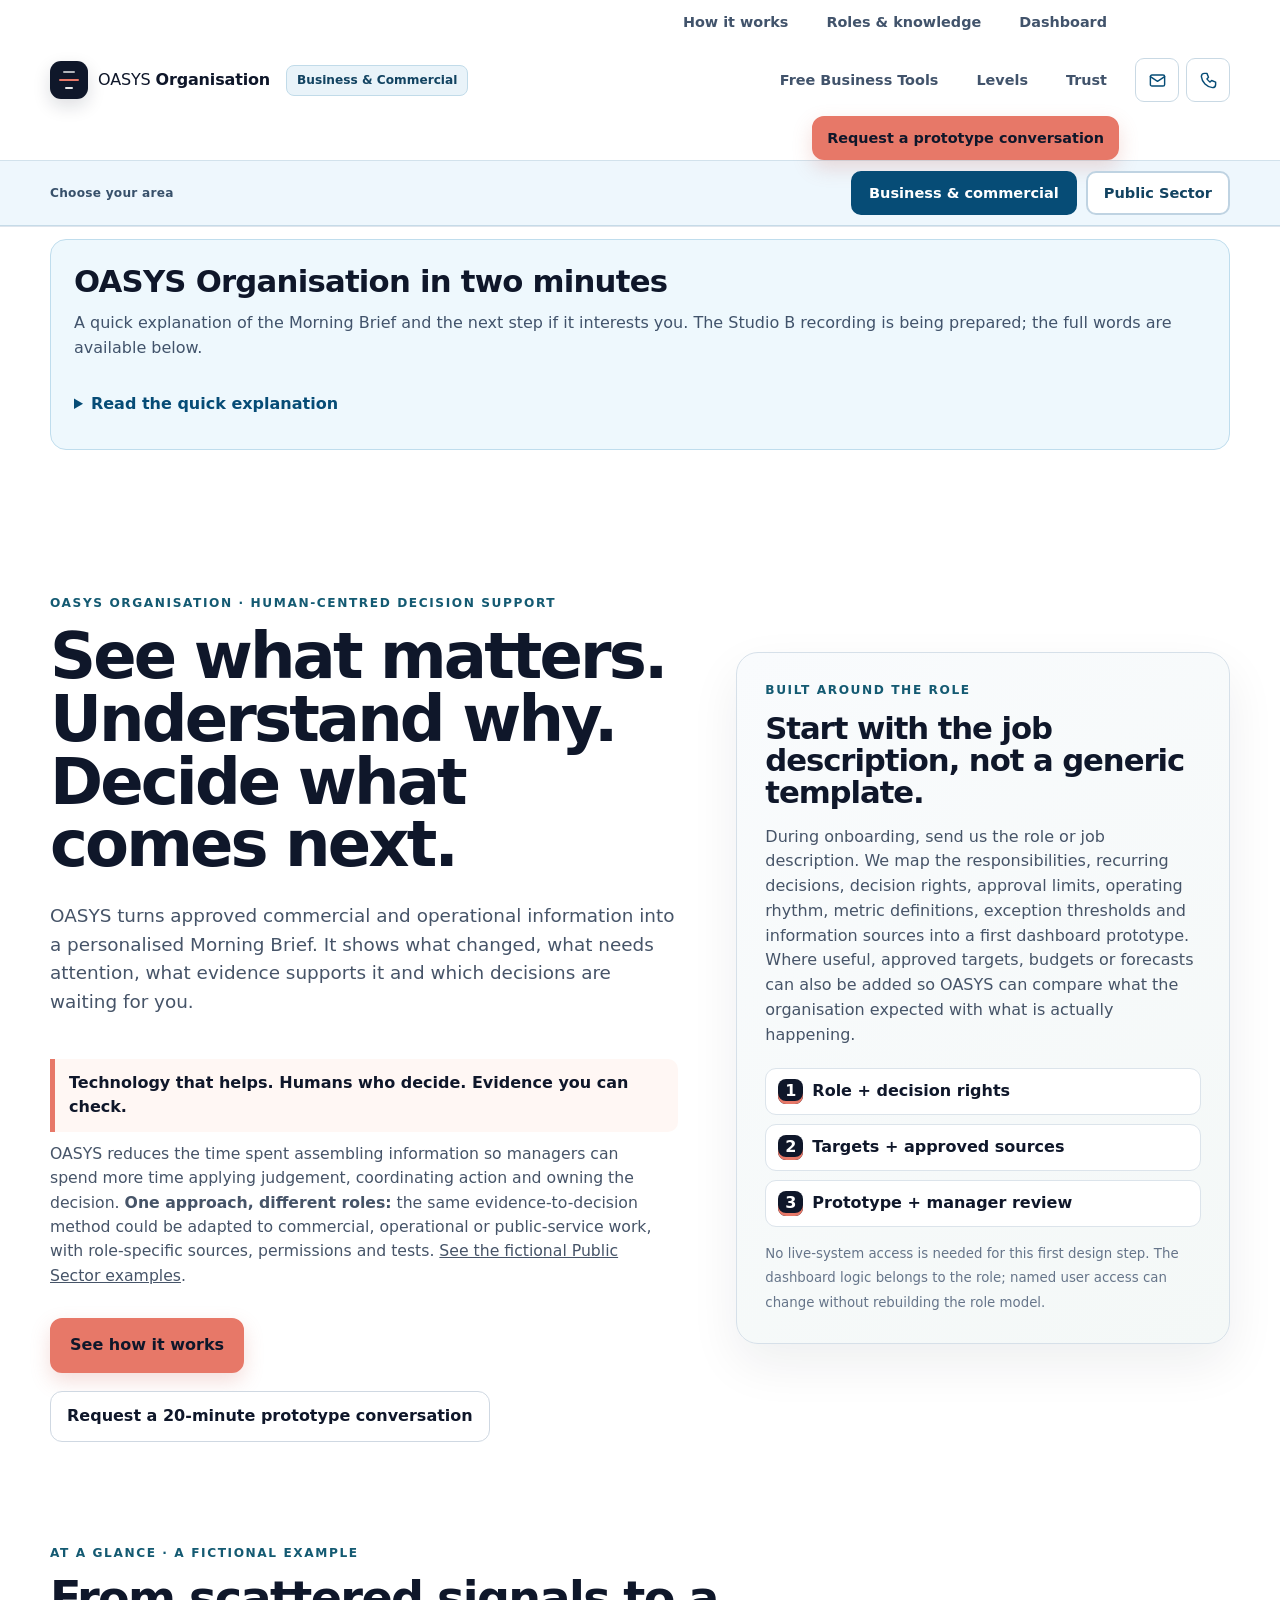
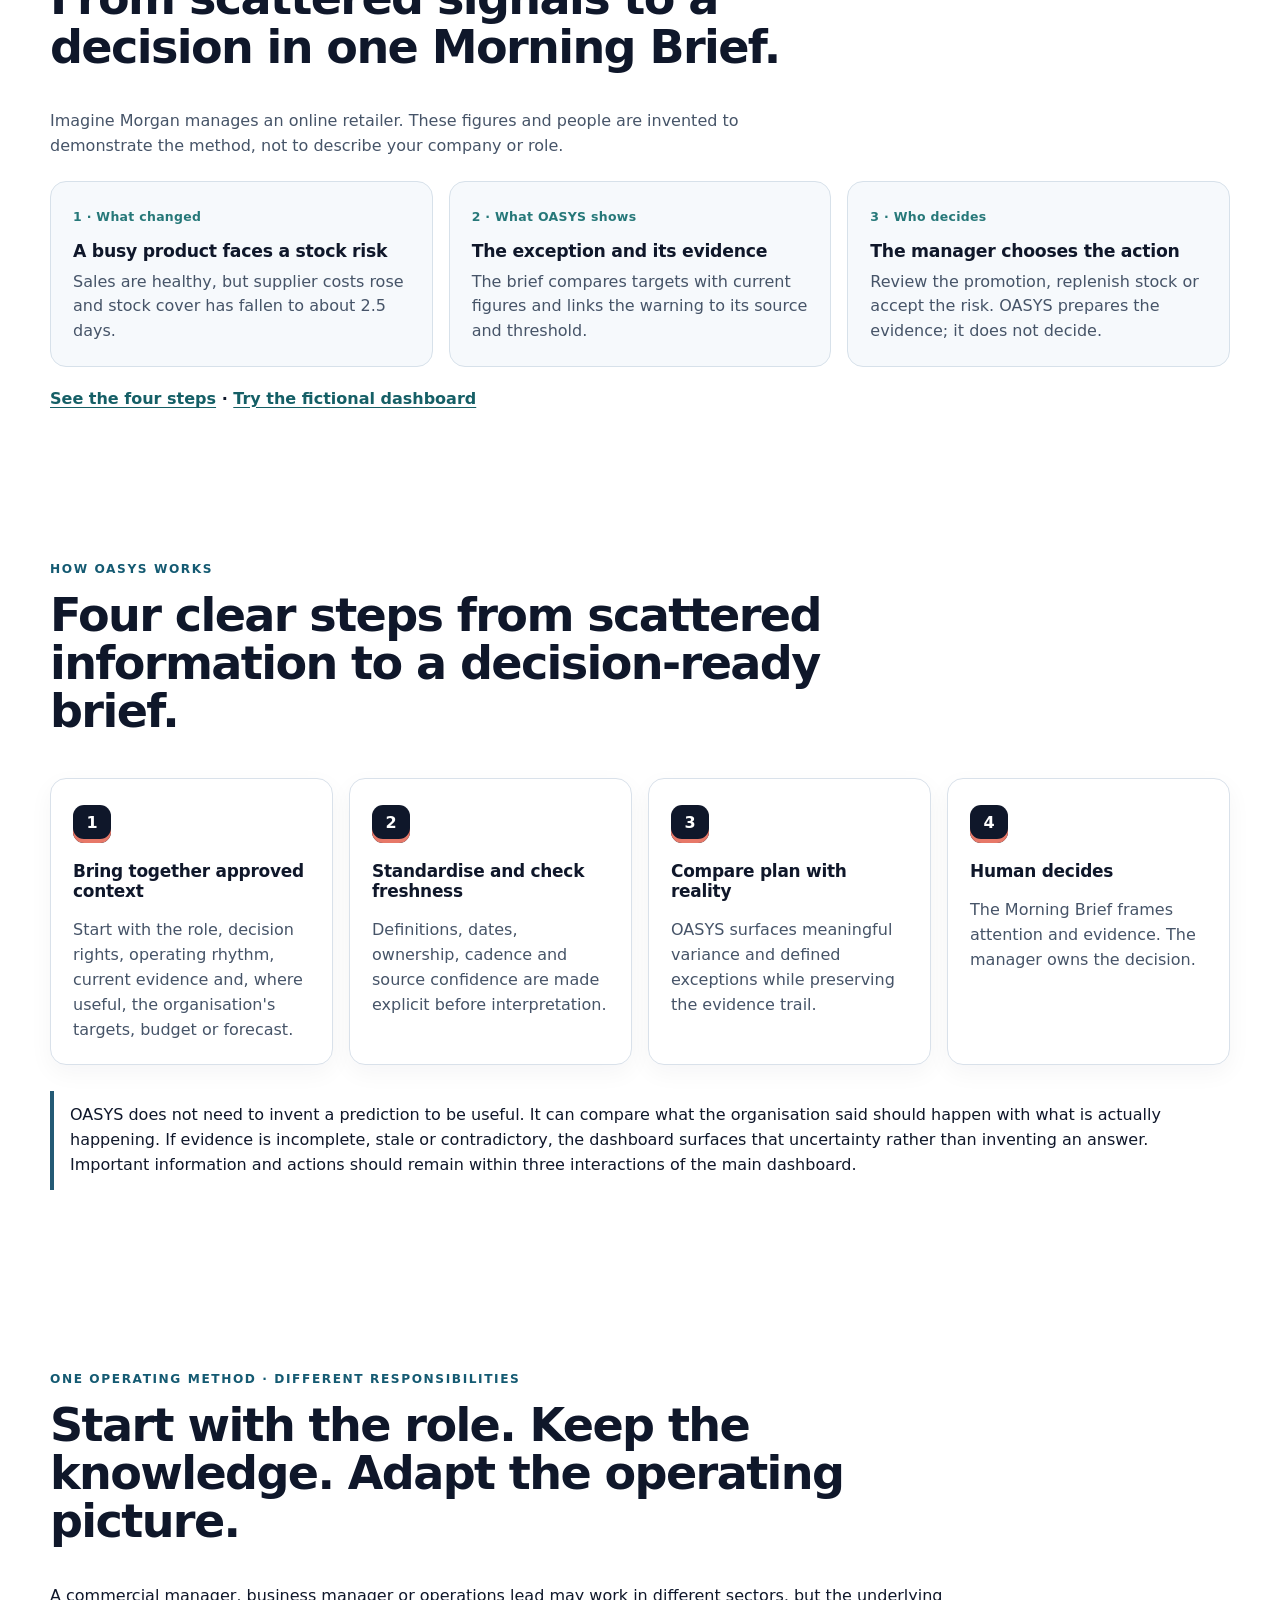
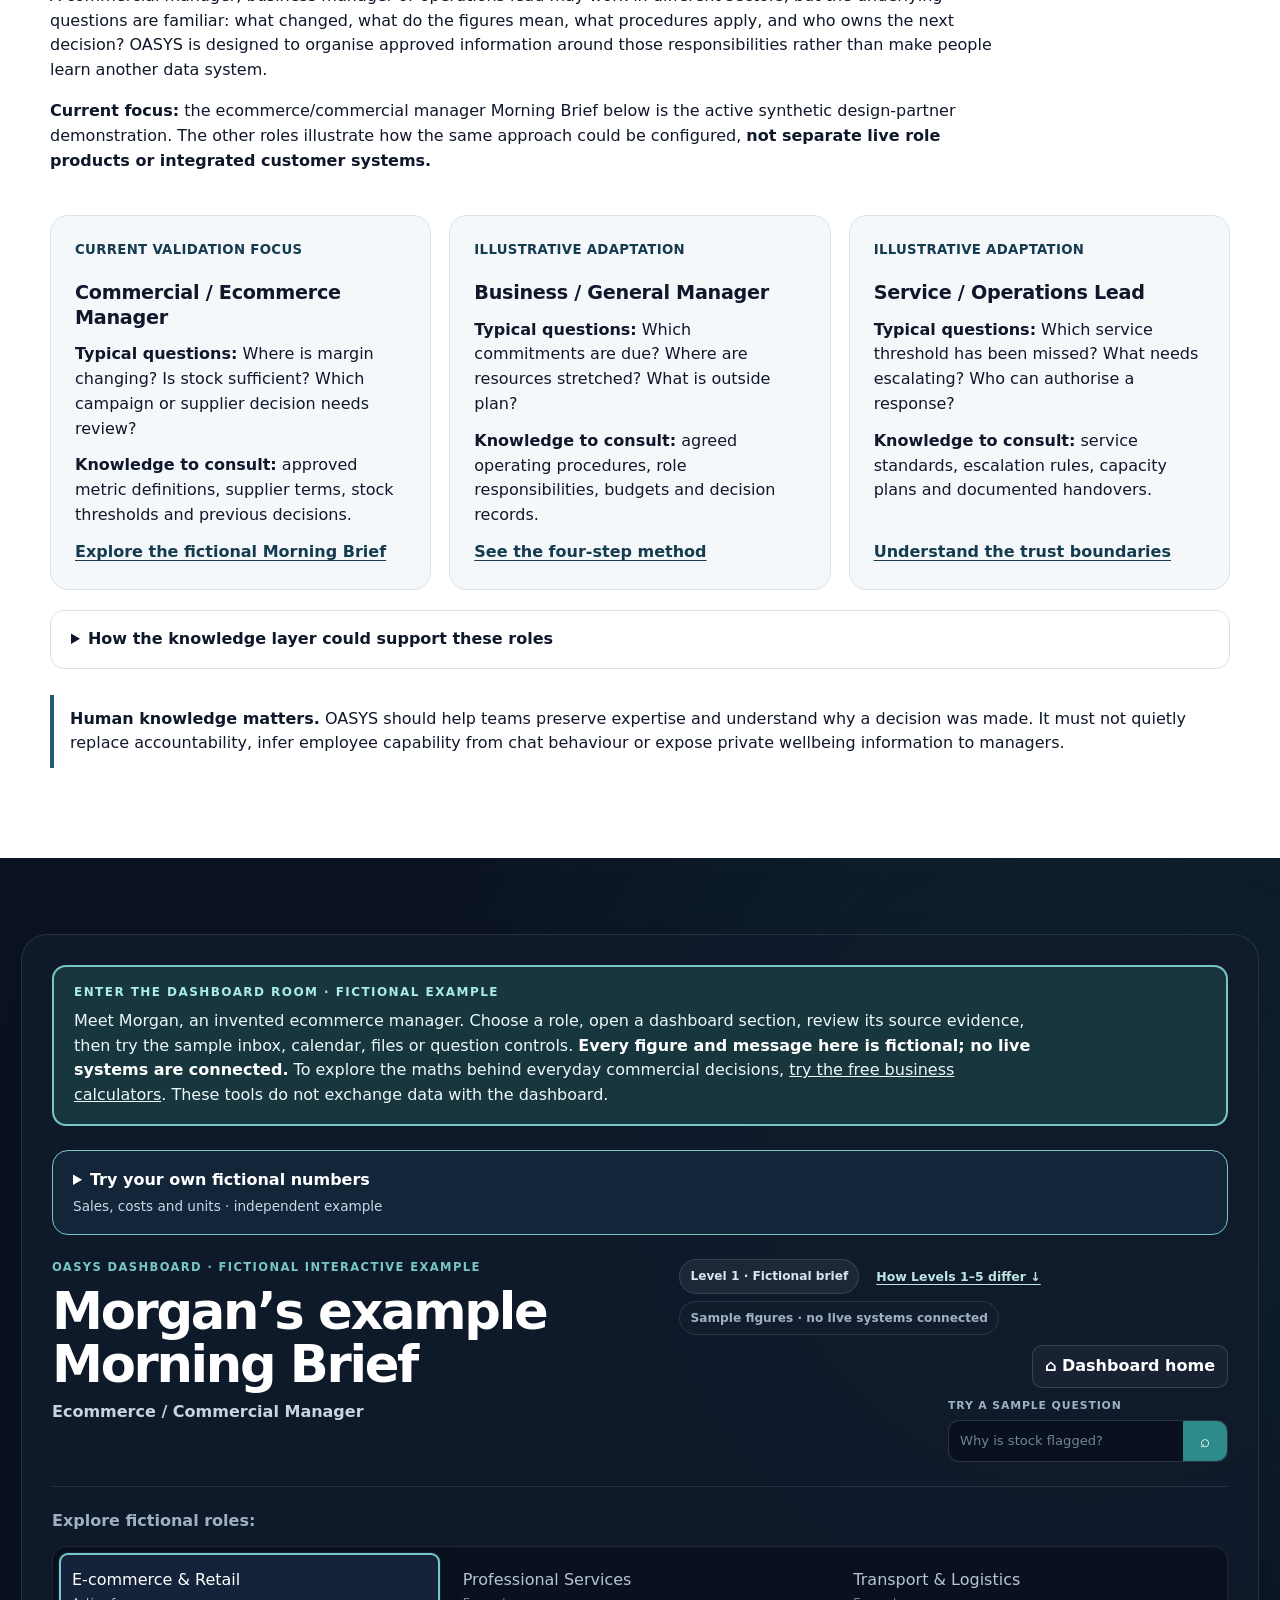
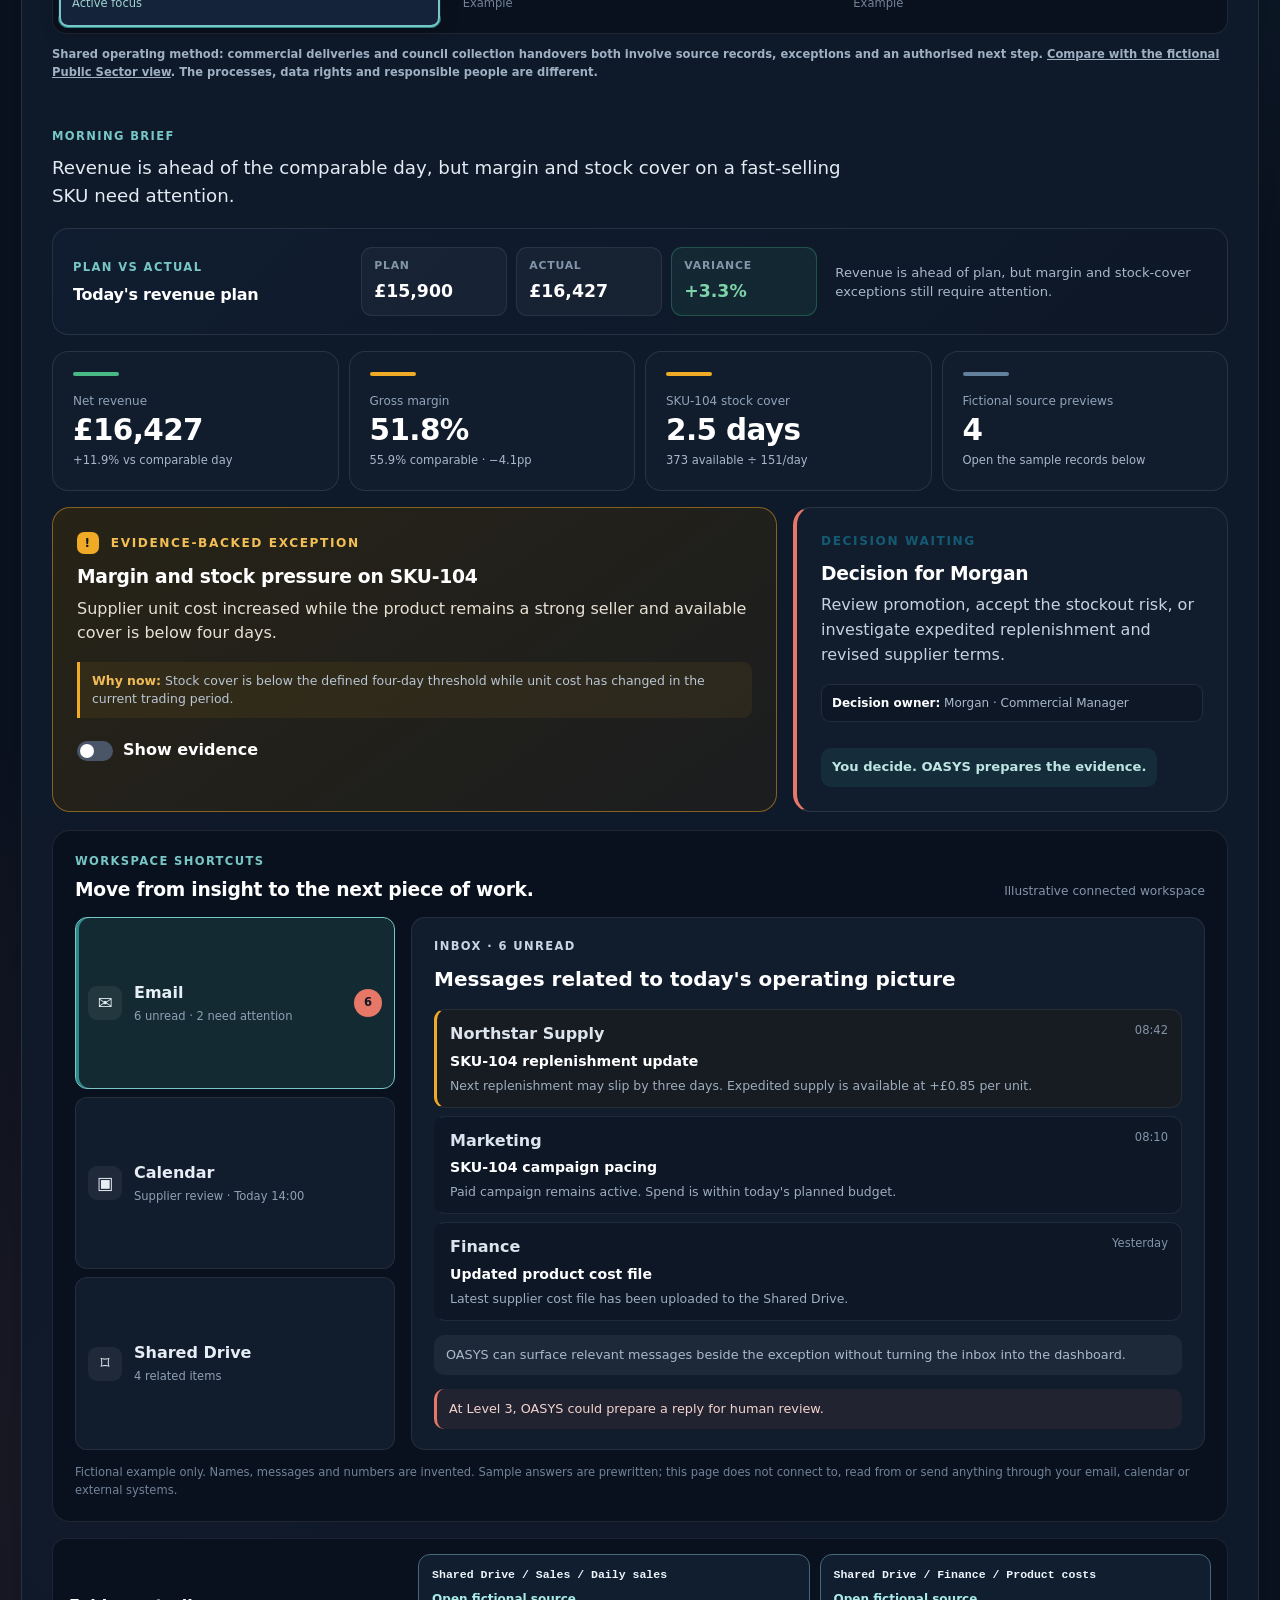
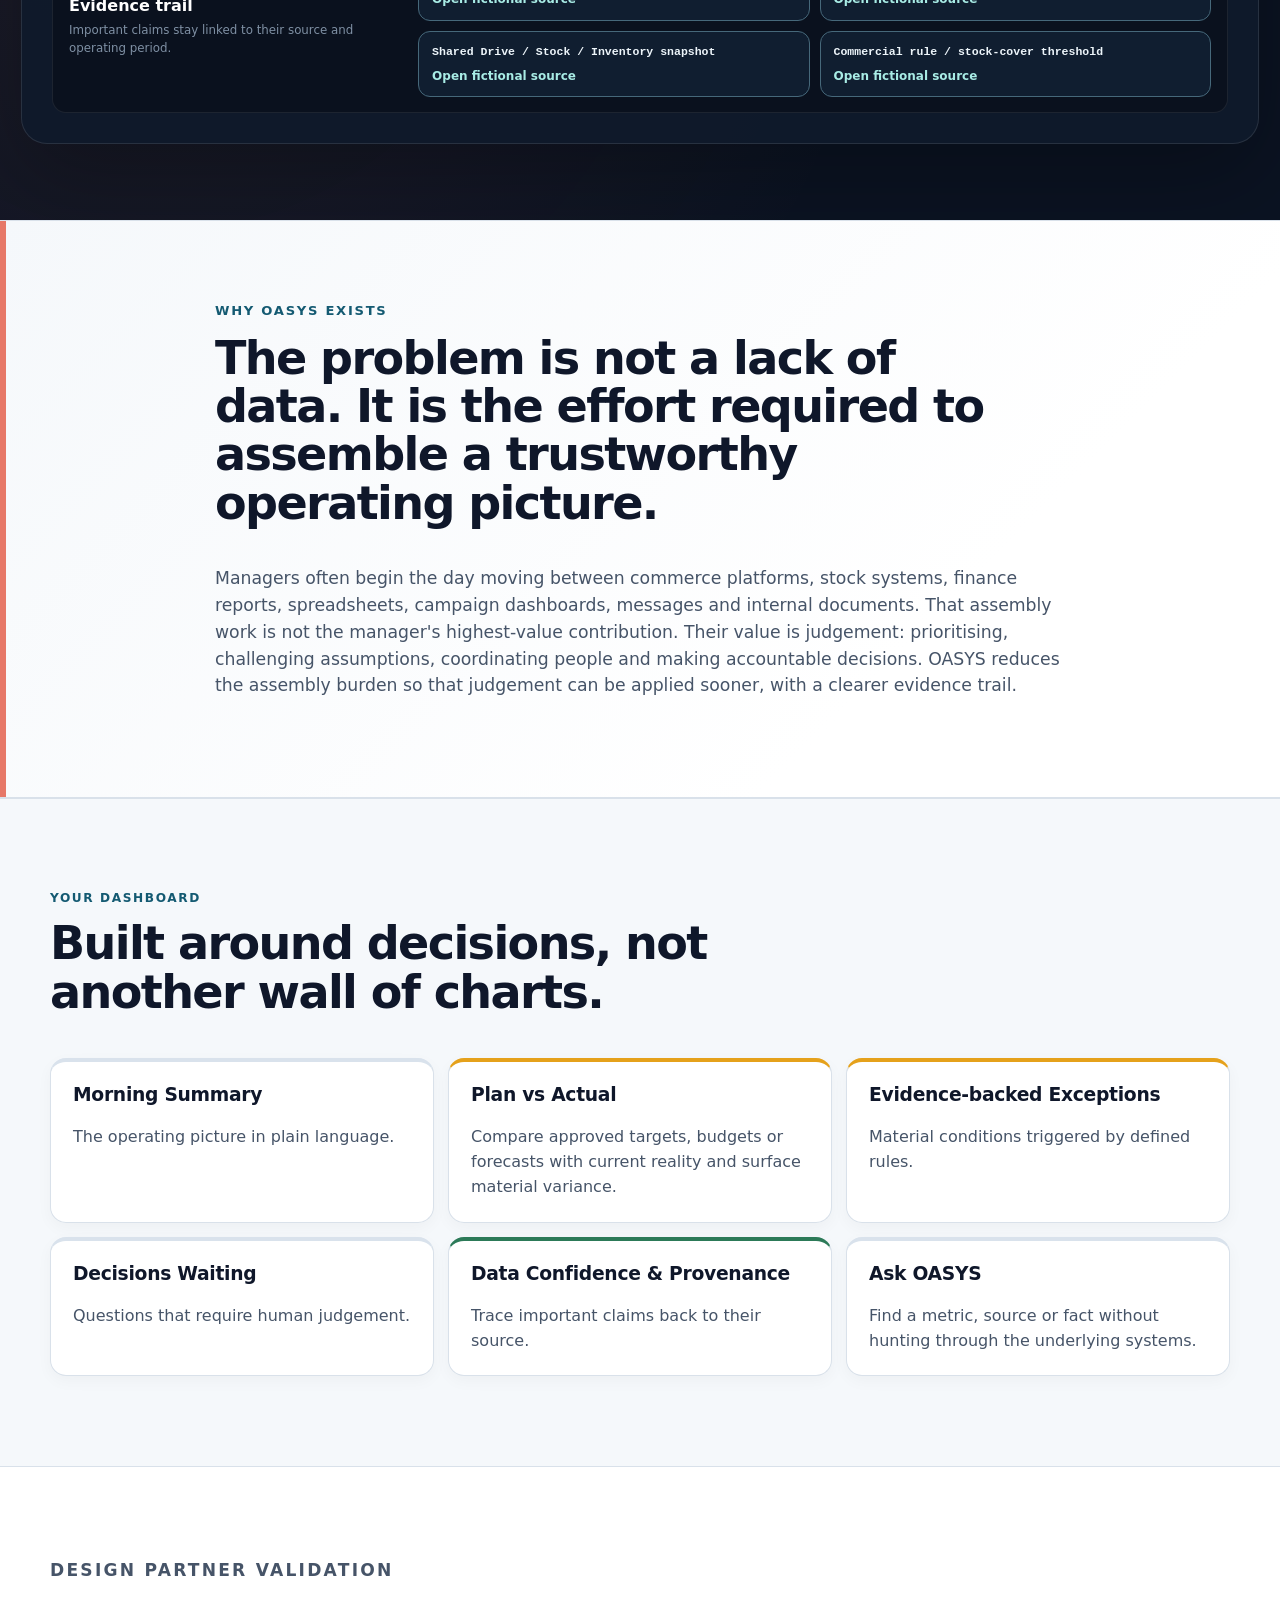
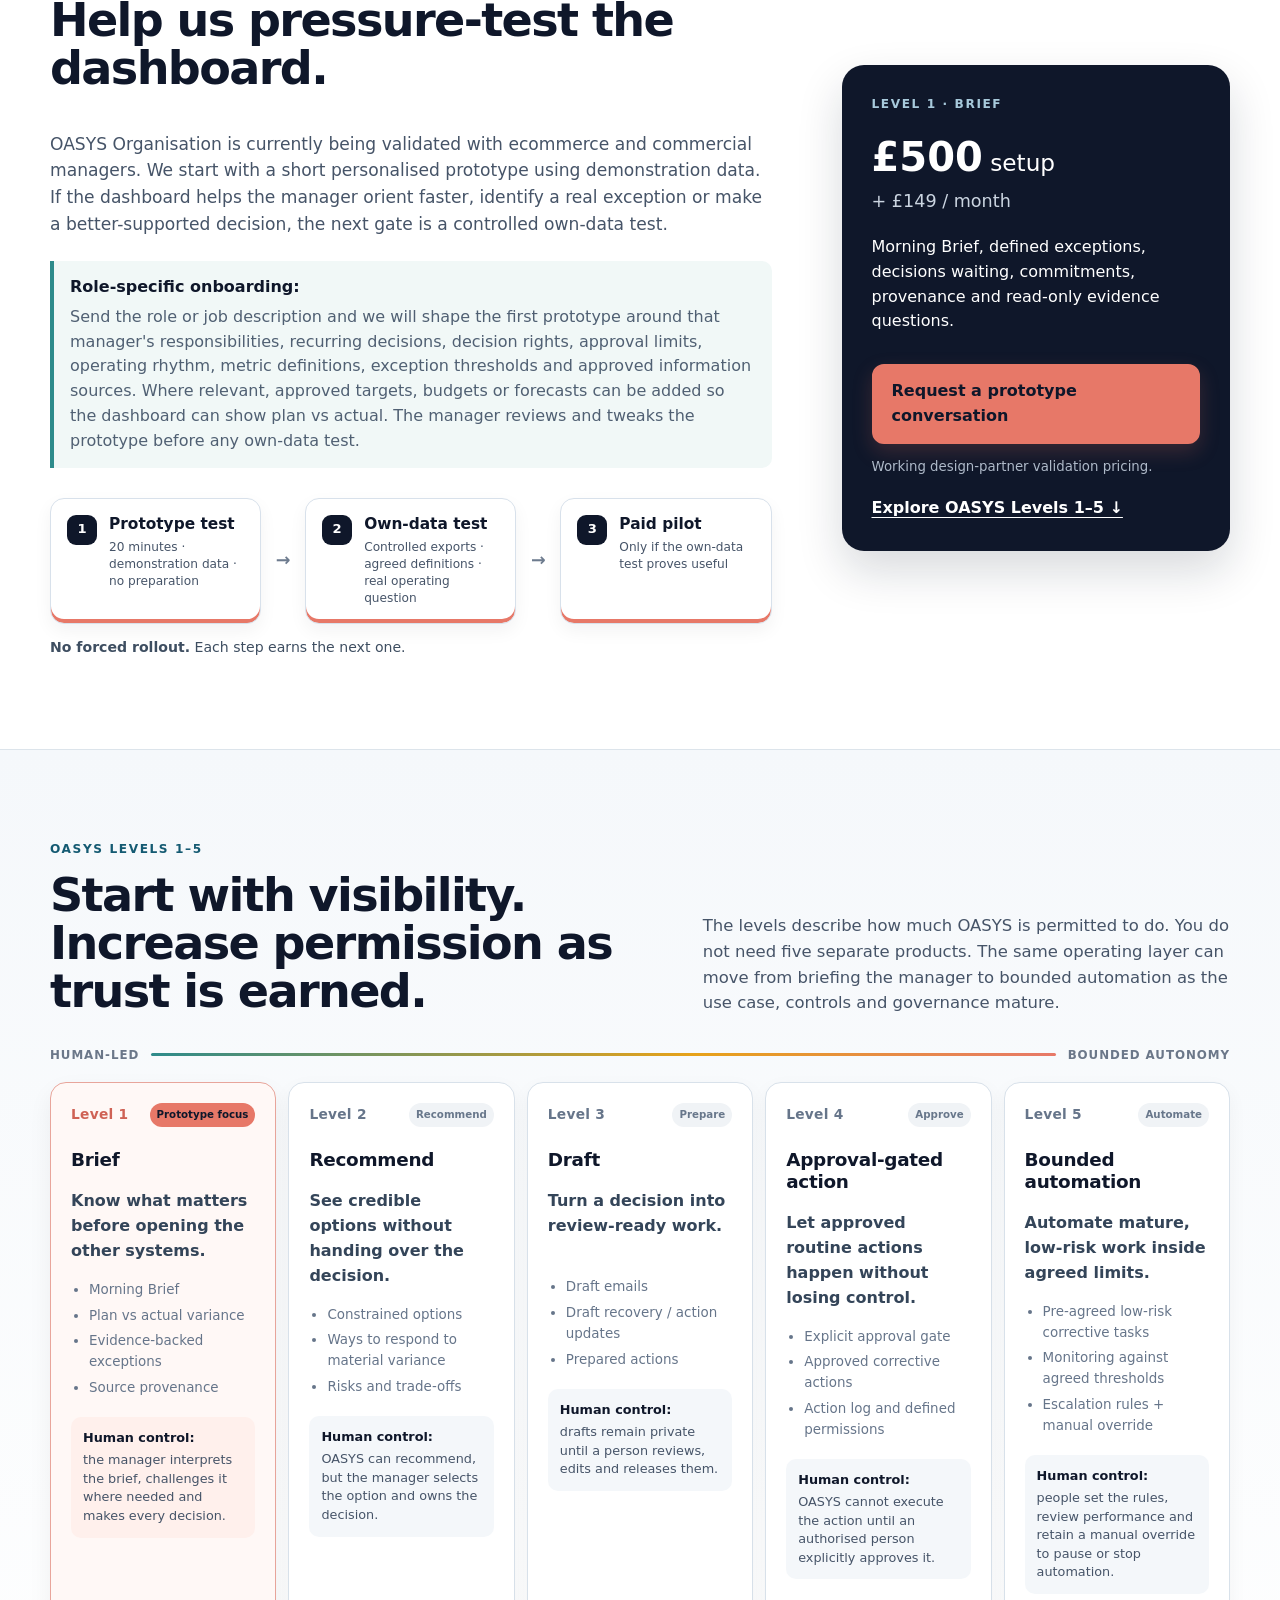
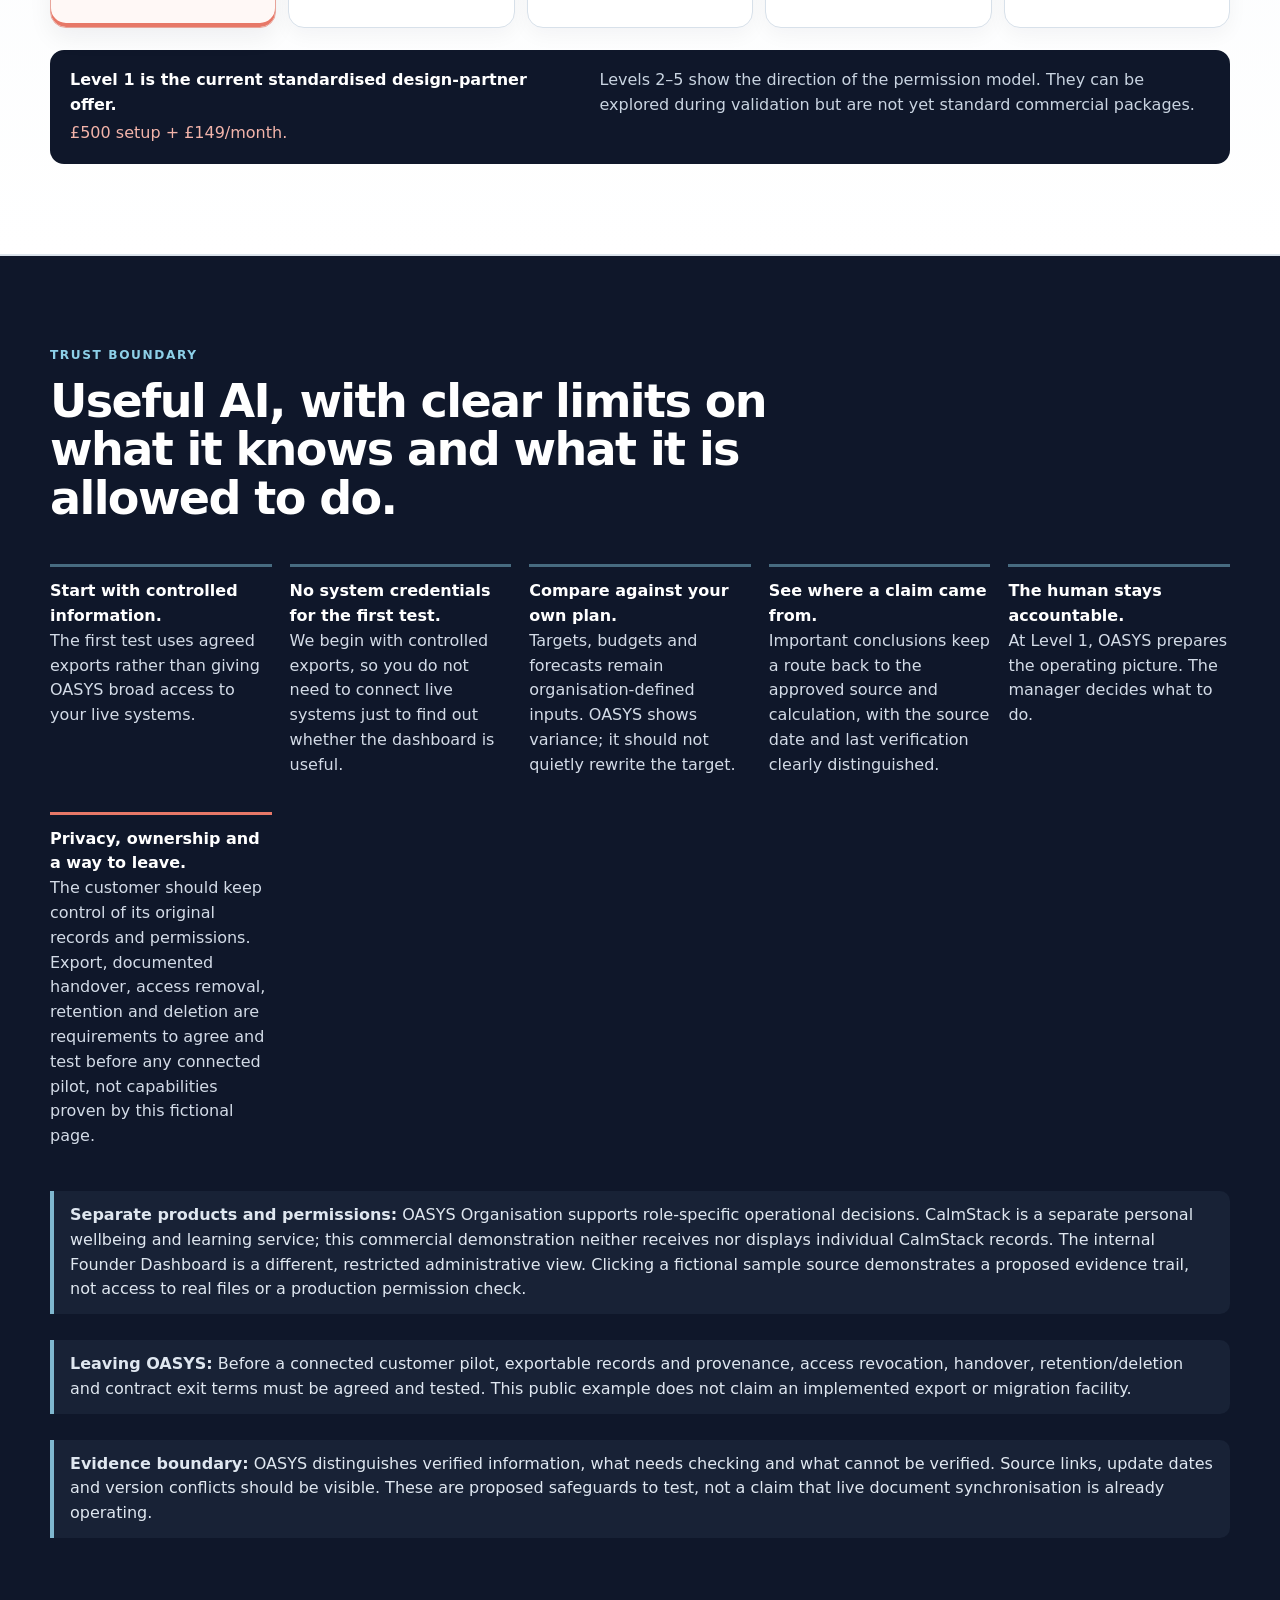
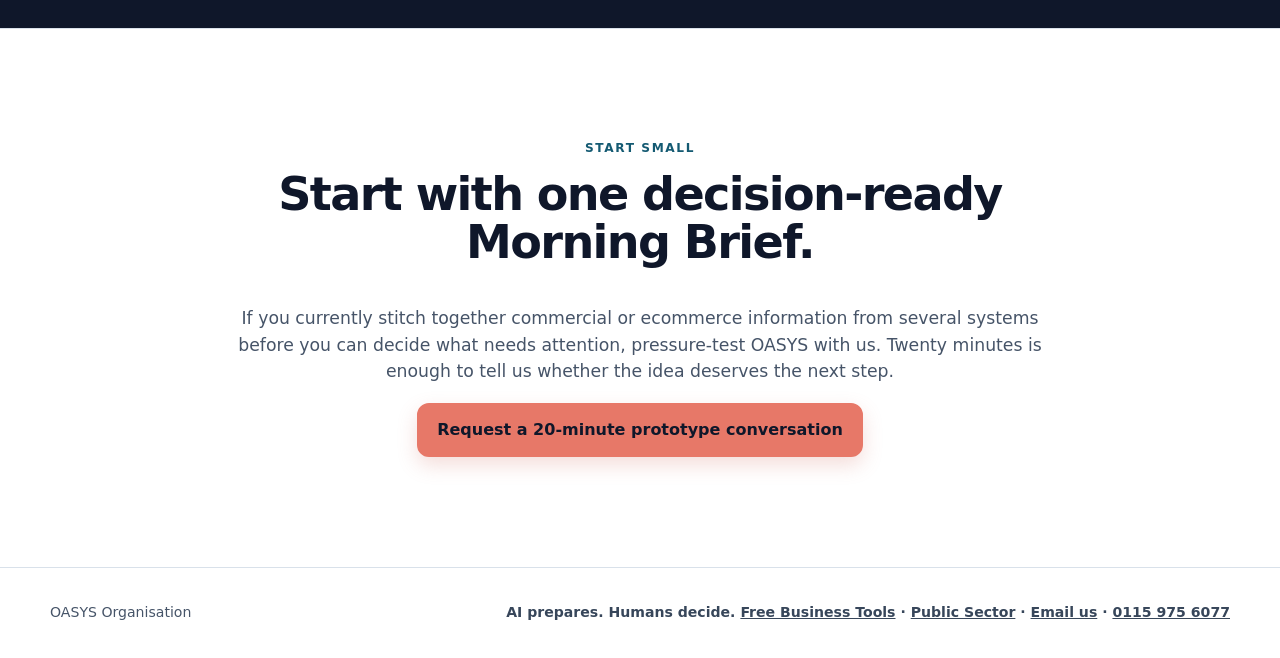
<file: index.html>
<!doctype html>
<html lang="en-GB">
<head>
  <meta charset="utf-8">
  <meta name="viewport" content="width=device-width, initial-scale=1">
  <title>OASYS Organisation | Ecommerce Morning Brief Dashboard</title>
  <meta name="description" content="Explore how an evidence-led Morning Brief and role knowledge can support ecommerce and other management roles. Fictional demos, human decisions and a design-partner invitation.">
  <meta name="robots" content="index,follow">
  <link rel="canonical" href="https://organisation.oasys-cloud.com/">
  <meta property="og:type" content="website">
  <meta property="og:url" content="https://organisation.oasys-cloud.com/">
  <meta property="og:title" content="OASYS Organisation | Ecommerce Morning Brief Dashboard">
  <meta property="og:description" content="A role-specific Morning Brief grounded in approved information and human decisions. Explore the fictional ecommerce demo and possible role adaptations.">
  <meta name="twitter:card" content="summary">
  <meta name="theme-color" content="#0f172a">
  <link rel="stylesheet" href="styles.css?v=20261110-mobile-qa1">
  <link rel="stylesheet" href="/offering-nav.css?v=20261103-email-panel-1">
</head>
<body>
  <a class="skip-link" href="#main">Skip to main content</a>

  <header class="site-header">
    <div class="shell nav-wrap">
      <a class="brand" href="/" aria-label="OASYS Organisation home">
        <span class="brand-mark" aria-hidden="true"><span></span><span></span><span></span></span>
        <span class="brand-word">OASYS <strong>Organisation</strong></span>
      </a>
      <span class="oasys-section-tag">Business &amp; Commercial</span>
      <nav class="organisation-section-nav" aria-label="Business and commercial navigation">
        <a href="#how">How it works</a>
        <a href="#role-knowledge">Roles &amp; knowledge</a>
        <a href="#demo">Dashboard</a>
        <a href="/business-tools/">Free Business Tools</a>
        <a href="#levels">Levels</a>
        <a href="#trust">Trust</a>
        <a class="button button-small" href="mailto:chad@oasys-cloud.com?subject=OASYS%20prototype%20test">Request a prototype conversation</a>
      </nav>
      <div class="oasys-contact-actions" aria-label="Contact OASYS Organisation"><details class="oasys-phone-menu oasys-email-menu">
  <summary aria-label="Show OASYS email address" title="Show email address"><svg aria-hidden="true" viewBox="0 0 24 24" width="19" height="19" fill="none" stroke="currentColor" stroke-width="1.8" stroke-linecap="round" stroke-linejoin="round"><rect x="3" y="5" width="18" height="14" rx="2"/><path d="m3 7 9 6 9-6"/></svg><span class="oasys-phone-hover" aria-hidden="true">chad@oasys-cloud.com</span></summary>
  <div class="oasys-phone-panel oasys-email-panel"><strong>chad@oasys-cloud.com</strong><p>Email us using your preferred email service, or use the link below if your device has an email app configured.</p><a href="mailto:chad@oasys-cloud.com">Email from this device</a></div>
</details><details class="oasys-phone-menu">
  <summary aria-label="Show OASYS telephone number" title="Show telephone number"><svg aria-hidden="true" viewBox="0 0 24 24" width="19" height="19" fill="none" stroke="currentColor" stroke-width="1.8" stroke-linecap="round" stroke-linejoin="round"><path d="M7 3h3l2 5-2 2a15 15 0 0 0 4 4l2-2 5 2v3a4 4 0 0 1-4 4A16 16 0 0 1 3 7a4 4 0 0 1 4-4Z"/></svg><span class="oasys-phone-hover" aria-hidden="true">0115 975 6077</span></summary>
  <div class="oasys-phone-panel"><strong>0115 975 6077</strong><p>Call us using your phone, or use the link below if your device supports calling.</p><a href="tel:+441159756077">Call from this device</a></div>
</details></div>
    </div>
    <div class="offering-band">
      <div class="shell offering-switch-wrap">
        <span class="offering-caption">Choose your area</span>
        <nav class="offering-switch" aria-label="Choose OASYS Organisation offering">
          <a class="offering-choice is-current" href="/" aria-current="true">Business &amp; commercial</a>
          <a class="offering-choice" href="/public-sector/">Public Sector</a>
        </nav>
      </div>
    </div>
  </header>

  <main id="main">
    <section class="oasys-audio-summary shell" id="audio-overview" aria-label="OASYS Organisation audio overview">
      <h2>OASYS Organisation in two minutes</h2><p>A quick explanation of the Morning Brief and the next step if it interests you. The Studio B recording is being prepared; the full words are available below.</p>
      <details class="oasys-audio-transcript"><summary>Read the quick explanation</summary><p>A Morning Brief brings together what changed, what needs checking and where the figures came from. Your manager keeps control of decisions; OASYS helps organise the information.</p></details>
    </section>

    <section id="top" class="hero hero-simple shell">
      <div class="hero-copy">
        <p class="eyebrow">OASYS Organisation · Human-centred decision support</p>
        <h1>See what matters. Understand why. Decide what comes next.</h1>
        <p class="lede">OASYS turns approved commercial and operational information into a personalised Morning Brief. It shows what changed, what needs attention, what evidence supports it and which decisions are waiting for you.</p>
        <p class="principle hero-mantra"><strong>Technology that helps. Humans who decide. Evidence you can check.</strong></p>
        <p class="hero-support">OASYS reduces the time spent assembling information so managers can spend more time applying judgement, coordinating action and owning the decision. <strong>One approach, different roles:</strong> the same evidence-to-decision method could be adapted to commercial, operational or public-service work, with role-specific sources, permissions and tests. <a href="/public-sector/#dashboard">See the fictional Public Sector examples</a>.</p>
        <div class="cta-row">
          <a class="button" href="#how">See how it works</a>
          <a class="secondary-cta" href="mailto:chad@oasys-cloud.com?subject=OASYS%20prototype%20test">Request a 20-minute prototype conversation</a>
        </div>
      </div>
      <aside class="role-start-card" aria-label="Role-specific onboarding">
        <p class="micro">Built around the role</p>
        <h2>Start with the job description, not a generic template.</h2>
        <p>During onboarding, send us the role or job description. We map the responsibilities, recurring decisions, decision rights, approval limits, operating rhythm, metric definitions, exception thresholds and information sources into a first dashboard prototype. Where useful, approved targets, budgets or forecasts can also be added so OASYS can compare what the organisation expected with what is actually happening.</p>
        <div class="role-start-steps">
          <span><b>1</b> Role + decision rights</span>
          <span><b>2</b> Targets + approved sources</span>
          <span><b>3</b> Prototype + manager review</span>
        </div>
        <small>No live-system access is needed for this first design step. The dashboard logic belongs to the role; named user access can change without rebuilding the role model.</small>
      </aside>
    </section>

    
    <section class="sample-story shell section" aria-labelledby="sample-story-title">
      <div class="section-heading">
        <p class="eyebrow">At a glance · a fictional example</p>
        <h2 id="sample-story-title">From scattered signals to a decision in one Morning Brief.</h2>
        <p>Imagine Morgan manages an online retailer. These figures and people are invented to demonstrate the method, not to describe your company or role.</p>
      </div>
      <div class="sample-story-grid">
        <article><span>1 · What changed</span><h3>A busy product faces a stock risk</h3><p>Sales are healthy, but supplier costs rose and stock cover has fallen to about 2.5 days.</p></article>
        <article><span>2 · What OASYS shows</span><h3>The exception and its evidence</h3><p>The brief compares targets with current figures and links the warning to its source and threshold.</p></article>
        <article><span>3 · Who decides</span><h3>The manager chooses the action</h3><p>Review the promotion, replenish stock or accept the risk. OASYS prepares the evidence; it does not decide.</p></article>
      </div>
      <p class="sample-story-next"><a href="#how">See the four steps</a> · <a href="#demo">Try the fictional dashboard</a></p>
    </section>

    <section id="how" class="shell section">
      <div class="section-heading">
        <p class="eyebrow">How OASYS works</p>
        <h2>Four clear steps from scattered information to a decision-ready brief.</h2>
      </div>
      <div class="steps">
        <article><span class="step-number">1</span><h3>Bring together approved context</h3><p>Start with the role, decision rights, operating rhythm, current evidence and, where useful, the organisation's targets, budget or forecast.</p></article>
        <article><span class="step-number">2</span><h3>Standardise and check freshness</h3><p>Definitions, dates, ownership, cadence and source confidence are made explicit before interpretation.</p></article>
        <article><span class="step-number">3</span><h3>Compare plan with reality</h3><p>OASYS surfaces meaningful variance and defined exceptions while preserving the evidence trail.</p></article>
        <article><span class="step-number">4</span><h3>Human decides</h3><p>The Morning Brief frames attention and evidence. The manager owns the decision.</p></article>
      </div>
      <p class="boundary">OASYS does not need to invent a prediction to be useful. It can compare what the organisation said should happen with what is actually happening. If evidence is incomplete, stale or contradictory, the dashboard surfaces that uncertainty rather than inventing an answer. Important information and actions should remain within three interactions of the main dashboard.</p>
    </section>


    <section id="role-knowledge" class="shell section role-knowledge-section" aria-labelledby="role-knowledge-title">
      <div class="section-heading">
        <p class="eyebrow">One operating method · Different responsibilities</p>
        <h2 id="role-knowledge-title">Start with the role. Keep the knowledge. Adapt the operating picture.</h2>
        <p>A commercial manager, business manager or operations lead may work in different sectors, but the underlying questions are familiar: what changed, what do the figures mean, what procedures apply, and who owns the next decision? OASYS is designed to organise approved information around those responsibilities rather than make people learn another data system.</p>
        <p><strong>Current focus:</strong> the ecommerce/commercial manager Morning Brief below is the active synthetic design-partner demonstration. The other roles illustrate how the same approach could be configured, <strong>not separate live role products or integrated customer systems.</strong></p>
      </div>
      <div class="role-knowledge-grid">
        <article class="role-knowledge-card">
          <p class="micro">Current validation focus</p>
          <h3>Commercial / Ecommerce Manager</h3>
          <p><strong>Typical questions:</strong> Where is margin changing? Is stock sufficient? Which campaign or supplier decision needs review?</p>
          <p><strong>Knowledge to consult:</strong> approved metric definitions, supplier terms, stock thresholds and previous decisions.</p>
          <a href="#demo">Explore the fictional Morning Brief</a>
        </article>
        <article class="role-knowledge-card">
          <p class="micro">Illustrative adaptation</p>
          <h3>Business / General Manager</h3>
          <p><strong>Typical questions:</strong> Which commitments are due? Where are resources stretched? What is outside plan?</p>
          <p><strong>Knowledge to consult:</strong> agreed operating procedures, role responsibilities, budgets and decision records.</p>
          <a href="#how">See the four-step method</a>
        </article>
        <article class="role-knowledge-card">
          <p class="micro">Illustrative adaptation</p>
          <h3>Service / Operations Lead</h3>
          <p><strong>Typical questions:</strong> Which service threshold has been missed? What needs escalating? Who can authorise a response?</p>
          <p><strong>Knowledge to consult:</strong> service standards, escalation rules, capacity plans and documented handovers.</p>
          <a href="#trust">Understand the trust boundaries</a>
        </article>
      </div>
      <details class="role-knowledge-more">
        <summary>How the knowledge layer could support these roles</summary>
        <div class="role-knowledge-details">
          <p><strong>Browse:</strong> find policies, spreadsheets, role guides and learning resources by department or responsibility, with a short explanation and a link to the original.</p>
          <p><strong>Check:</strong> show the source's effective date, last modification, last verification and whether the document is approved, historical or unresolved. A recently edited draft is not automatically the authoritative policy.</p>
          <p><strong>Ask:</strong> an optional assistant could answer from approved sources available to that role, distinguish verified information from uncertainty and offer a human route where necessary. This is a proposed capability, <strong>not a working customer AI integration.</strong></p>
          <p><strong>Develop:</strong> a role's guidance can evolve through versioned, human-approved updates without turning private individual learning or wellbeing data into a manager's performance profile.</p>
        </div>
      </details>
      <p class="boundary"><strong>Human knowledge matters.</strong> OASYS should help teams preserve expertise and understand why a decision was made. It must not quietly replace accountability, infer employee capability from chat behaviour or expose private wellbeing information to managers.</p>
    </section>

    <section id="demo" class="dashboard-demo-section">
      <div class="demo-shell">
        <div class="demo-guide" aria-label="About this interactive example">
          <strong>ENTER THE DASHBOARD ROOM · FICTIONAL EXAMPLE</strong>
          <p>Meet Morgan, an invented ecommerce manager. Choose a role, open a dashboard section, review its source evidence, then try the sample inbox, calendar, files or question controls. <b>Every figure and message here is fictional; no live systems are connected.</b> To explore the maths behind everyday commercial decisions, <a href="/business-tools/">try the free business calculators</a>. These tools do not exchange data with the dashboard.</p>
        </div>
        <details class="commercial-whatif" id="commercial-whatif">
          <summary>Try your own fictional numbers <span>Sales, costs and units · independent example</span></summary>
          <div class="commercial-whatif-body">
            <p>Explore how sales revenue and allocated costs affect gross profit and margin. These figures are invented and separate from Morgan's example, source files, forecasts and other role dashboards.</p>
            <form id="commercial-whatif-form" novalidate autocomplete="off">
              <div class="commercial-whatif-fields">
                <div><label for="whatif-sales">Sales revenue (£)</label><input id="whatif-sales" type="number" min="0.01" max="1000000000" step="any" value="1200" inputmode="decimal" required></div>
                <div><label for="whatif-cost">Allocated costs (£)</label><input id="whatif-cost" type="number" min="0" max="1000000000" step="any" value="936" inputmode="decimal" required></div>
                <div><label for="whatif-units">Units sold</label><input id="whatif-units" type="number" min="1" max="1000000000" step="1" value="120" inputmode="numeric" required></div>
              </div>
              <p class="commercial-whatif-error" id="commercial-whatif-error" role="alert" hidden></p>
              <div class="commercial-whatif-results" aria-live="polite" aria-atomic="true" id="commercial-whatif-results">
                <div><span>Gross profit</span><strong id="whatif-profit">£264.00</strong></div>
                <div><span>Gross margin</span><strong id="whatif-margin">22.0%</strong></div>
                <div><span>Revenue per unit</span><strong id="whatif-price">£10.00</strong></div>
                <div><span>Cost per unit</span><strong id="whatif-unit-cost">£7.80</strong></div>
              </div>
              <button type="reset" class="commercial-whatif-reset">Reset fictional values</button>
            </form>
            <p class="commercial-whatif-note">Gross profit = revenue − allocated costs. Gross margin = gross profit ÷ revenue × 100. This simplified calculation does not establish net profit, forecast, stock on hand or why costs changed. Inputs stay in this browser session and are not sent to OASYS.</p>
            <p><a href="/business-tools/gross-margin-markup/">Open the separate Gross Margin &amp; Markup calculator</a></p>
          </div>
        </details>
        <div class="demo-header">
          <div>
            <p class="demo-kicker">OASYS Dashboard · Fictional interactive example</p>
            <h2><span id="person-name">Morgan</span>’s example Morning Brief</h2>
            <p id="role-label" class="demo-role">Ecommerce / Commercial Manager</p>
          </div>
          <div class="demo-header-meta">
            <div class="demo-mode-badges">
              <span class="demo-badge">Level 1 · Fictional brief</span>
              <a class="demo-levels-link" href="#levels" aria-label="Learn about the five OASYS levels">How Levels 1–5 differ ↓</a>
              <span class="demo-badge demo-badge-muted">Sample figures · no live systems connected</span>
            </div>
            <button id="demo-home" class="demo-home" type="button">⌂ Dashboard home</button>
            <form id="header-ask-form" class="header-ask-form" role="search">
              <label for="header-ask-input">Try a sample question</label>
              <div>
                <input id="header-ask-input" type="search" placeholder="Why is stock flagged?">
                <button type="submit" aria-label="Search OASYS">⌕</button>
              </div>
            </form>
          </div>
        </div>

        <div class="demo-sector-row">
          <p id="sector-label">Explore fictional roles:</p>
          <div class="sector-tabs demo-sector-tabs" role="tablist" aria-labelledby="sector-label">
            <button class="sector-tab is-active" type="button" role="tab" aria-selected="true" aria-controls="sector-panel" id="tab-ecommerce" data-sector="ecommerce">
              E-commerce &amp; Retail
              <span>Active focus</span>
            </button>
            <button class="sector-tab" type="button" role="tab" aria-selected="false" aria-controls="sector-panel" id="tab-agency" data-sector="agency">
              Professional Services
              <span>Example</span>
            </button>
            <button class="sector-tab" type="button" role="tab" aria-selected="false" aria-controls="sector-panel" id="tab-operations" data-sector="operations">
              Transport &amp; Logistics
              <span>Example</span>
            </button>
          </div>
          <p class="demo-disclaimer"><strong>Shared operating method:</strong> commercial deliveries and council collection handovers both involve source records, exceptions and an authorised next step. <a href="/public-sector/#dashboard">Compare with the fictional Public Sector view</a>. The processes, data rights and responsible people are different.</p>
        </div>

        <div id="sector-panel" class="demo-main" role="tabpanel" tabindex="0" aria-labelledby="tab-ecommerce">
          <div class="demo-summary">
            <div>
              <p class="demo-label">Morning Brief</p>
              <p id="summary-text" class="demo-summary-text">Revenue is ahead of the comparable day, but margin and stock cover on a fast-selling SKU need attention.</p>
            </div>
          </div>

          <details class="dashboard-group" data-mobile-open="false" open>
            <summary>Plan vs actual <span class="dashboard-group-hint">View targets and variance</span></summary>
            <div class="dashboard-group-body">
          <div class="plan-actual-panel" aria-label="Plan versus actual">
            <div>
              <p class="demo-label">Plan vs actual</p>
              <h3 id="plan-title">Today's revenue plan</h3>
            </div>
            <div class="plan-actual-values">
              <span><small>Plan</small><strong id="plan-value">£15,900</strong></span>
              <span><small>Actual</small><strong id="actual-value">£16,427</strong></span>
              <span class="variance-chip variance-good"><small>Variance</small><strong id="variance-value">+3.3%</strong></span>
            </div>
            <p id="plan-note">Revenue is ahead of plan, but margin and stock-cover exceptions still require attention.</p>
          </div>

          </div>
          </details>

          <details class="dashboard-group" data-mobile-open="false" open>
            <summary>Performance metrics <span class="dashboard-group-hint">View the key numbers</span></summary>
            <div class="dashboard-group-body">
          <div id="metrics" class="metrics-grid demo-metrics" aria-label="Morning Brief metrics"></div>
            </div>
          </details>

          <details class="dashboard-group" data-mobile-open="true" open>
            <summary>Needs your attention <span class="dashboard-group-hint">Exceptions and decisions</span></summary>
            <div class="dashboard-group-body">
          <div class="demo-focus-grid">
            <article class="brief-card warning-card demo-exception">
              <p class="micro"><span class="status-icon" aria-hidden="true">!</span> Evidence-backed exception</p>
              <h3 id="exception-title">Margin + stock pressure on SKU-104</h3>
              <p id="exception-text">Supplier unit cost increased while the product remains a strong seller and available cover is below four days.</p>
              <p id="why-now" class="why-now"><strong>Why now:</strong> stock cover is below the defined threshold while unit cost has changed in the current trading period.</p>
              <button class="evidence-toggle" type="button" aria-expanded="false" aria-controls="evidence-detail">
                <span class="toggle-track" aria-hidden="true"><span></span></span>
                <span class="toggle-label">Show evidence</span>
              </button>
              <div id="evidence-detail" class="evidence-detail" hidden>
                <dl>
                  <div><dt>Observed</dt><dd id="evidence-observed">Unit cost £18.40 → £21.80; 373 available units; 151 average units/day.</dd></div>
                  <div><dt>Calculation</dt><dd id="evidence-calculation">373 ÷ 151 = 2.5 days stock cover.</dd></div>
                  <div><dt>Source</dt><dd id="evidence-source">Cost export + inventory snapshot + commercial transactions.</dd></div>
                  <div><dt>Boundary</dt><dd id="evidence-boundary">Promotion is active, but this evidence does not prove it caused the stock issue.</dd></div>
                  <div><dt>Decision authority</dt><dd id="evidence-authority">The commercial manager owns the decision. OASYS does not alter promotion settings or approve supplier spend.</dd></div>
                </dl>
              </div>
            </article>

            <article class="brief-card decision-card demo-decision">
              <p class="micro">Decision waiting</p>
              <h3 id="decision-heading">Decision for Morgan</h3>
              <p id="decision-text">Review promotion, accept the stockout risk, or investigate expedited replenishment / revised supplier terms.</p>
              <div class="decision-owner"><strong>Decision owner:</strong> <span id="decision-owner">Morgan · Commercial Manager</span></div>
              <div class="decision-principle">You decide. OASYS prepares the evidence.</div>
            </article>
          </div>

            </div>
          </details>

          <details class="dashboard-group" data-mobile-open="false" open>
            <summary>Workspace examples <span class="dashboard-group-hint">Emails, calendar and files</span></summary>
            <div class="dashboard-group-body">
          <div class="workspace-zone">
            <div class="workspace-heading">
              <div>
                <p class="demo-label">Workspace shortcuts</p>
                <h3>Move from insight to the next piece of work.</h3>
              </div>
              <span>Illustrative connected workspace</span>
            </div>
            <div class="workspace-grid">
              <div class="workspace-actions" role="tablist" aria-label="Workspace demonstration">
                <button type="button" class="workspace-action is-active" data-workspace="email" role="tab" aria-selected="true">
                  <span class="workspace-icon">✉</span>
                  <span><strong>Email</strong><small id="email-action-label">6 unread · 2 need attention</small></span>
                  <span id="email-count-badge" class="workspace-count">6</span>
                </button>
                <button type="button" class="workspace-action" data-workspace="calendar" role="tab" aria-selected="false">
                  <span class="workspace-icon">▣</span>
                  <span><strong>Calendar</strong><small id="calendar-action-label">Supplier review · Today 14:00</small></span>
                </button>
                <button type="button" class="workspace-action" data-workspace="files" role="tab" aria-selected="false">
                  <span class="workspace-icon">⌑</span>
                  <span><strong>Shared Drive</strong><small id="files-action-label">4 related items</small></span>
                </button>
              </div>
              <div id="workspace-panel" class="workspace-panel" role="tabpanel" tabindex="0">
                <div id="workspace-content"></div>
              </div>
            </div>
            <p class="demo-disclaimer">Fictional example only. Names, messages and numbers are invented. Sample answers are prewritten; this page does not connect to, read from or send anything through your email, calendar or external systems.</p>
          </div>

            </div>
          </details>

          <details class="dashboard-group" data-mobile-open="false" open>
            <summary>Evidence trail <span class="dashboard-group-hint">Where the figures came from</span></summary>
            <div class="dashboard-group-body">
          <div class="source-zone">
            <div>
              <span class="source-title">Evidence trail</span>
              <span class="source-helper">Important claims stay linked to their source and operating period.</span>
            </div>
            <div id="source-list" class="source-tags" aria-label="Source provenance"></div>
          </div>
            </div>
          </details>
        </div>
      </div>
    </section>

    <section class="band problem-band">
      <div class="shell narrow">
        <p class="eyebrow">Why OASYS exists</p>
        <h2>The problem is not a lack of data. It is the effort required to assemble a trustworthy operating picture.</h2>
        <p>Managers often begin the day moving between commerce platforms, stock systems, finance reports, spreadsheets, campaign dashboards, messages and internal documents. That assembly work is not the manager's highest-value contribution. Their value is judgement: prioritising, challenging assumptions, coordinating people and making accountable decisions. OASYS reduces the assembly burden so that judgement can be applied sooner, with a clearer evidence trail.</p>
      </div>
    </section>

    <section class="band">
      <div class="shell section">
        <div class="section-heading">
          <p class="eyebrow">Your dashboard</p>
          <h2>Built around decisions, not another wall of charts.</h2>
        </div>
        <div class="capability-grid">
          <article><h3>Morning Summary</h3><p>The operating picture in plain language.</p></article>
          <article><h3>Plan vs Actual</h3><p>Compare approved targets, budgets or forecasts with current reality and surface material variance.</p></article>
          <article><h3>Evidence-backed Exceptions</h3><p>Material conditions triggered by defined rules.</p></article>
          <article><h3>Decisions Waiting</h3><p>Questions that require human judgement.</p></article>
          <article><h3>Data Confidence &amp; Provenance</h3><p>Trace important claims back to their source.</p></article>
          <article><h3>Ask OASYS</h3><p>Find a metric, source or fact without hunting through the underlying systems.</p></article>
        </div>
      </div>
    </section>

    <section id="partner" class="shell section partner-section">
      <div>
        <p class="eyebrow">Design Partner Validation</p>
        <h2>Help us pressure-test the dashboard.</h2>
        <p>OASYS Organisation is currently being validated with ecommerce and commercial managers. We start with a short personalised prototype using demonstration data. If the dashboard helps the manager orient faster, identify a real exception or make a better-supported decision, the next gate is a controlled own-data test.</p>
        <div class="onboarding-callout">
          <strong>Role-specific onboarding:</strong>
          <span>Send the role or job description and we will shape the first prototype around that manager's responsibilities, recurring decisions, decision rights, approval limits, operating rhythm, metric definitions, exception thresholds and approved information sources. Where relevant, approved targets, budgets or forecasts can be added so the dashboard can show plan vs actual. The manager reviews and tweaks the prototype before any own-data test.</span>
        </div>
        <div class="process-flow" aria-label="Design partner process">
          <div class="process-step">
            <span class="process-number">1</span>
            <div><strong>Prototype test</strong><small>20 minutes · demonstration data · no preparation</small></div>
          </div>
          <span class="process-arrow" aria-hidden="true">→</span>
          <div class="process-step">
            <span class="process-number">2</span>
            <div><strong>Own-data test</strong><small>Controlled exports · agreed definitions · real operating question</small></div>
          </div>
          <span class="process-arrow" aria-hidden="true">→</span>
          <div class="process-step">
            <span class="process-number">3</span>
            <div><strong>Paid pilot</strong><small>Only if the own-data test proves useful</small></div>
          </div>
        </div>
        <p class="process-note"><strong>No forced rollout.</strong> Each step earns the next one.</p>
      </div>
      <aside class="price-card">
        <p class="micro">Level 1 · Brief</p>
        <p class="price"><strong>£500</strong> setup</p>
        <p class="price-sub">+ £149 / month</p>
        <p>Morning Brief, defined exceptions, decisions waiting, commitments, provenance and read-only evidence questions.</p>
        <a class="button full" href="mailto:chad@oasys-cloud.com?subject=OASYS%20design%20partner%20prototype%20test">Request a prototype conversation</a>
        <small>Working design-partner validation pricing.</small>
        <a class="levels-link" href="#levels">Explore OASYS Levels 1–5 ↓</a>
      </aside>
    </section>

    <section id="levels" class="permission-section">
      <div class="shell section">
        <div class="permission-heading">
          <div>
            <p class="eyebrow">OASYS Levels 1–5</p>
            <h2>Start with visibility. Increase permission as trust is earned.</h2>
          </div>
          <p>The levels describe how much OASYS is permitted to do. You do not need five separate products. The same operating layer can move from briefing the manager to bounded automation as the use case, controls and governance mature.</p>
        </div>

        <div class="permission-scale" aria-label="OASYS permission progression">
          <span>Human-led</span><span class="permission-line"></span><span>Bounded autonomy</span>
        </div>

        <div class="permission-grid">
          <article class="permission-card is-current">
            <div class="permission-card-top"><span>Level 1</span><em>Prototype focus</em></div>
            <h3>Brief</h3>
            <p class="permission-outcome">Know what matters before opening the other systems.</p>
            <ul><li>Morning Brief</li><li>Plan vs actual variance</li><li>Evidence-backed exceptions</li><li>Source provenance</li></ul>
            <p class="permission-human"><strong>Human control:</strong> the manager interprets the brief, challenges it where needed and makes every decision.</p>
          </article>
          <article class="permission-card">
            <div class="permission-card-top"><span>Level 2</span><em>Recommend</em></div>
            <h3>Recommend</h3>
            <p class="permission-outcome">See credible options without handing over the decision.</p>
            <ul><li>Constrained options</li><li>Ways to respond to material variance</li><li>Risks and trade-offs</li></ul>
            <p class="permission-human"><strong>Human control:</strong> OASYS can recommend, but the manager selects the option and owns the decision.</p>
          </article>
          <article class="permission-card">
            <div class="permission-card-top"><span>Level 3</span><em>Prepare</em></div>
            <h3>Draft</h3>
            <p class="permission-outcome">Turn a decision into review-ready work.</p>
            <ul><li>Draft emails</li><li>Draft recovery / action updates</li><li>Prepared actions</li></ul>
            <p class="permission-human"><strong>Human control:</strong> drafts remain private until a person reviews, edits and releases them.</p>
          </article>
          <article class="permission-card">
            <div class="permission-card-top"><span>Level 4</span><em>Approve</em></div>
            <h3>Approval-gated action</h3>
            <p class="permission-outcome">Let approved routine actions happen without losing control.</p>
            <ul><li>Explicit approval gate</li><li>Approved corrective actions</li><li>Action log and defined permissions</li></ul>
            <p class="permission-human"><strong>Human control:</strong> OASYS cannot execute the action until an authorised person explicitly approves it.</p>
          </article>
          <article class="permission-card">
            <div class="permission-card-top"><span>Level 5</span><em>Automate</em></div>
            <h3>Bounded automation</h3>
            <p class="permission-outcome">Automate mature, low-risk work inside agreed limits.</p>
            <ul><li>Pre-agreed low-risk corrective tasks</li><li>Monitoring against agreed thresholds</li><li>Escalation rules + manual override</li></ul>
            <p class="permission-human"><strong>Human control:</strong> people set the rules, review performance and retain a manual override to pause or stop automation.</p>
          </article>
        </div>

        <div class="permission-commercial">
          <div><strong>Level 1 is the current standardised design-partner offer.</strong><span>£500 setup + £149/month.</span></div>
          <p>Levels 2–5 show the direction of the permission model. They can be explored during validation but are not yet standard commercial packages.</p>
        </div>
      </div>
    </section>

    <section id="trust" class="band trust-band">
      <div class="shell section">
        <div class="section-heading">
          <p class="eyebrow">Trust boundary</p>
          <h2>Useful AI, with clear limits on what it knows and what it is allowed to do.</h2>
        </div>
        <div class="trust-grid">
          <p><strong>Start with controlled information.</strong><br>The first test uses agreed exports rather than giving OASYS broad access to your live systems.</p>
          <p><strong>No system credentials for the first test.</strong><br>We begin with controlled exports, so you do not need to connect live systems just to find out whether the dashboard is useful.</p>
          <p><strong>Compare against your own plan.</strong><br>Targets, budgets and forecasts remain organisation-defined inputs. OASYS shows variance; it should not quietly rewrite the target.</p>
          <p><strong>See where a claim came from.</strong><br>Important conclusions keep a route back to the approved source and calculation, with the source date and last verification clearly distinguished.</p>
          <p><strong>The human stays accountable.</strong><br>At Level 1, OASYS prepares the operating picture. The manager decides what to do.</p>
          <p><strong>Privacy, ownership and a way to leave.</strong><br>The customer should keep control of its original records and permissions. Export, documented handover, access removal, retention and deletion are requirements to agree and test before any connected pilot, not capabilities proven by this fictional page.</p>
        </div>
        <p class="boundary"><strong>Separate products and permissions:</strong> OASYS Organisation supports role-specific operational decisions. CalmStack is a separate personal wellbeing and learning service; this commercial demonstration neither receives nor displays individual CalmStack records. The internal Founder Dashboard is a different, restricted administrative view. Clicking a fictional sample source demonstrates a proposed evidence trail, not access to real files or a production permission check.</p>
        <p class="boundary"><strong>Leaving OASYS:</strong> Before a connected customer pilot, exportable records and provenance, access revocation, handover, retention/deletion and contract exit terms must be agreed and tested. This public example does not claim an implemented export or migration facility.</p>
        <p class="boundary"><strong>Evidence boundary:</strong> OASYS distinguishes verified information, what needs checking and what cannot be verified. Source links, update dates and version conflicts should be visible. These are proposed safeguards to test, not a claim that live document synchronisation is already operating.</p>
      </div>
    </section>

    <section class="shell final-cta">
      <p class="eyebrow">Start small</p>
      <h2>Start with one decision-ready Morning Brief.</h2>
      <p>If you currently stitch together commercial or ecommerce information from several systems before you can decide what needs attention, pressure-test OASYS with us. Twenty minutes is enough to tell us whether the idea deserves the next step.</p>
      <div class="cta-row centered">
        <a class="button" href="mailto:chad@oasys-cloud.com?subject=OASYS%20prototype%20test">Request a 20-minute prototype conversation</a>
      </div>
    </section>
  </main>

  <footer class="site-footer">
    <div class="shell footer-wrap">
      <span>OASYS Organisation</span>
      <span>AI prepares. Humans decide. <a href="/business-tools/">Free Business Tools</a> · <a href="/public-sector/">Public Sector</a> · <a href="mailto:chad@oasys-cloud.com">Email us</a> · <a href="tel:+441159756077">0115 975 6077</a></span>
    </div>
  </footer>

  <script src="script.js?v=20261110-demo-qa1"></script>
</body>
</html>
</file>
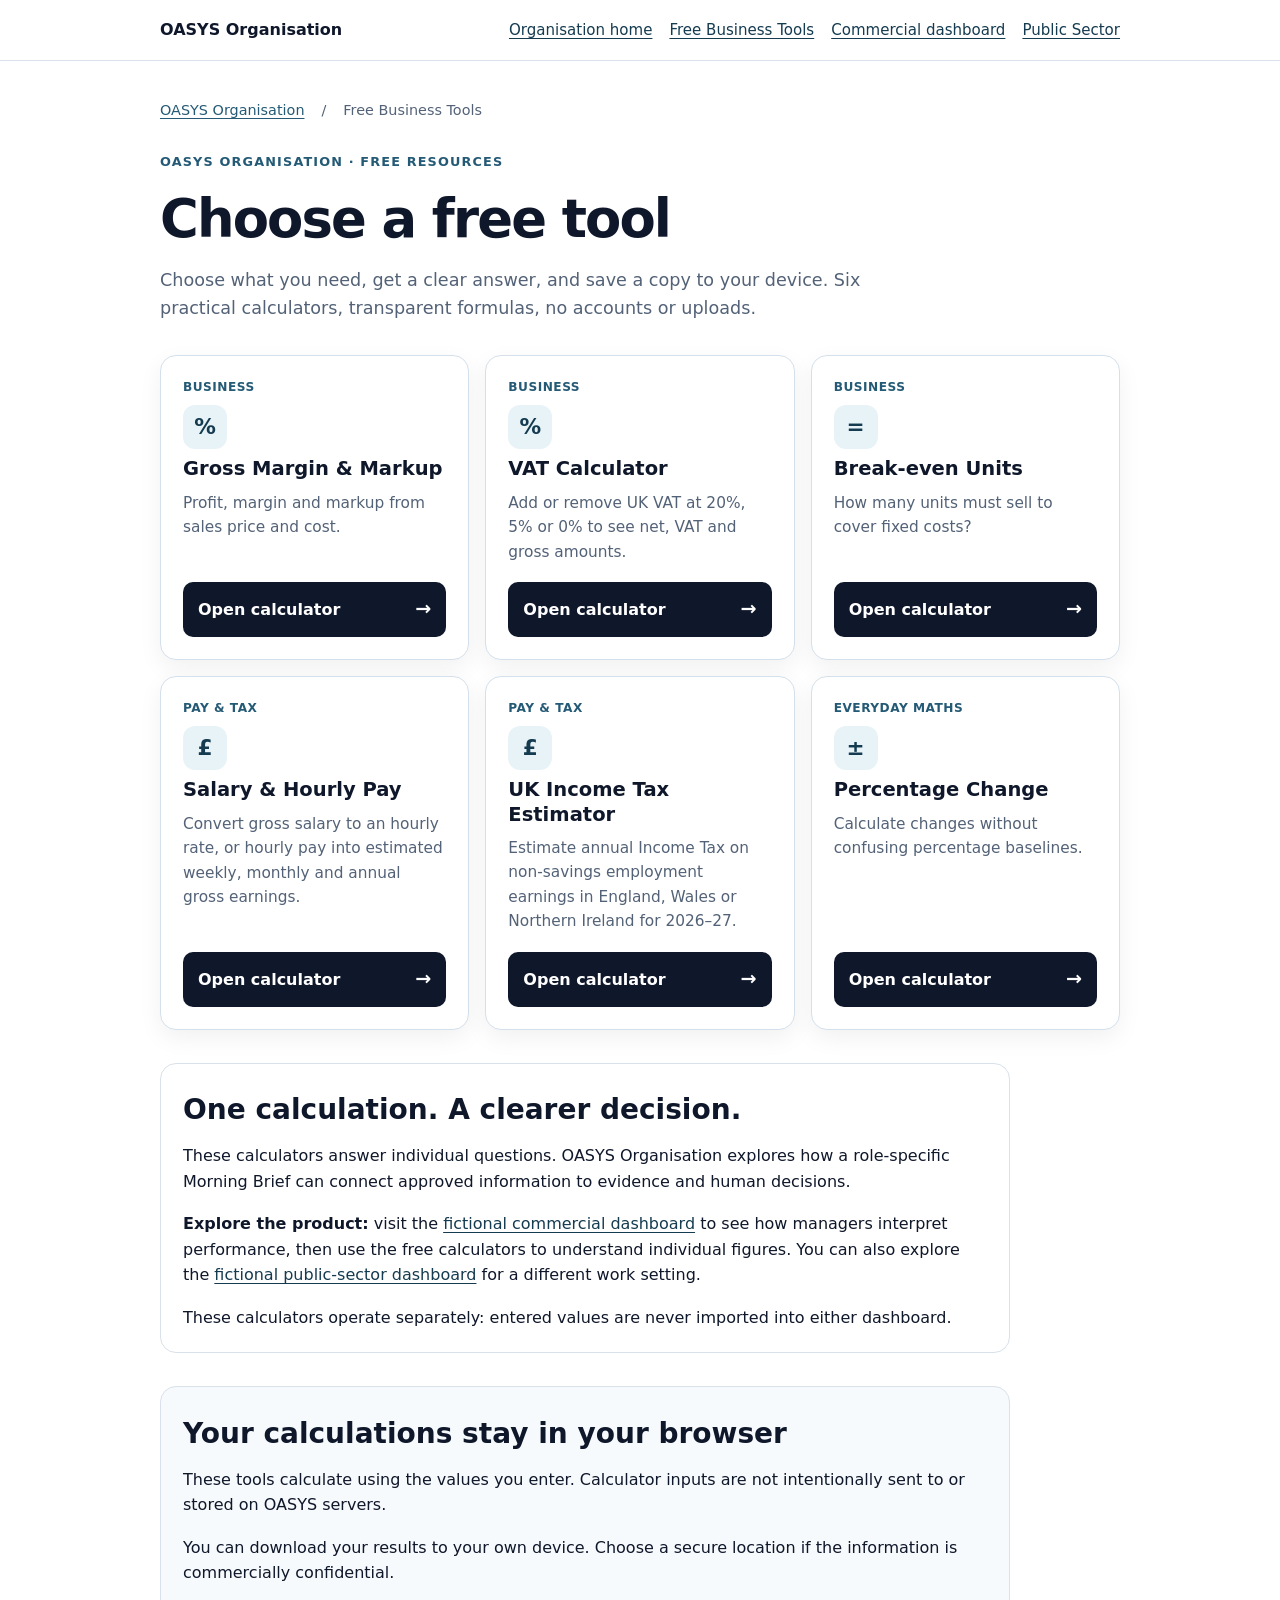
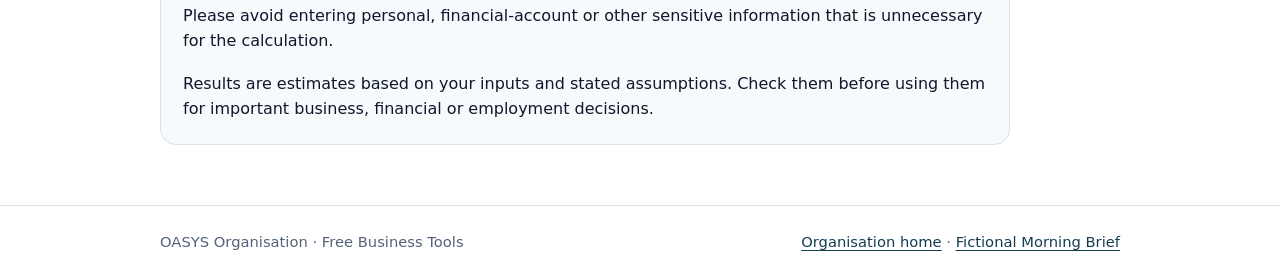
<file: business-tools/index.html>
<!doctype html><html lang="en-GB"><head><meta charset="utf-8"><meta name="viewport" content="width=device-width, initial-scale=1"><title>Free Business Tools | OASYS Organisation</title><meta name="description" content="Six free calculators for VAT, gross pay, Income Tax, margin, break-even and percentage change. Private, browser-only calculation and text downloads."><meta name="robots" content="index,follow"><link rel="canonical" href="https://organisation.oasys-cloud.com/business-tools/"><meta property="og:type" content="website"><meta property="og:title" content="Free Business Tools | OASYS Organisation"><meta property="og:description" content="Six free calculators for VAT, gross pay, Income Tax, margin, break-even and percentage change. Private, browser-only calculation and text downloads."><meta property="og:url" content="https://organisation.oasys-cloud.com/business-tools/"><meta name="theme-color" content="#0f172a"><link rel="stylesheet" href="./tools.css"><script type="application/ld+json">[{"@context":"https://schema.org","@type":"WebPage","name":"Free Business Tools | OASYS Organisation","url":"https://organisation.oasys-cloud.com/business-tools/","description":"Six free calculators for VAT, gross pay, Income Tax, margin, break-even and percentage change. Private, browser-only calculation and text downloads."},{"@context":"https://schema.org","@type":"BreadcrumbList","itemListElement":[{"@type":"ListItem","position":1,"name":"OASYS Organisation","item":"https://organisation.oasys-cloud.com/"},{"@type":"ListItem","position":2,"name":"Free Business Tools","item":"https://organisation.oasys-cloud.com/business-tools/"}]}]</script></head><body><a class="skip-link" href="#main">Skip to main content</a><header><div class="shell header-inner"><a class="brand" href="/">OASYS <strong>Organisation</strong></a><nav aria-label="Business tools navigation"><a href="/">Organisation home</a><a href="/business-tools/">Free Business Tools</a><a href="/#demo">Commercial dashboard</a><a href="/public-sector/">Public Sector</a></nav></div></header><main id="main" class="shell"><nav class="breadcrumbs" aria-label="Breadcrumb"><a href="/">OASYS Organisation</a> / <span aria-current="page">Free Business Tools</span></nav><p class="eyebrow">OASYS Organisation · Free resources</p><h1>Choose a free tool</h1><p class="intro">Choose what you need, get a clear answer, and save a copy to your device. Six practical calculators, transparent formulas, no accounts or uploads.</p><section class="section" aria-label="Choose a free tool"><div class="tool-list"><article class="card tool-card"><span class="tool-category">Business</span><span class="tool-symbol" aria-hidden="true">%</span><h2>Gross Margin &amp; Markup</h2><p>Profit, margin and markup from sales price and cost.</p><a class="tool-button" href="/business-tools/gross-margin-markup/">Open calculator <span aria-hidden="true">→</span></a></article>
<article class="card tool-card"><span class="tool-category">Business</span><span class="tool-symbol" aria-hidden="true">%</span><h2>VAT Calculator</h2><p>Add or remove UK VAT at 20%, 5% or 0% to see net, VAT and gross amounts.</p><a class="tool-button" href="/business-tools/vat/">Open calculator <span aria-hidden="true">→</span></a></article>
<article class="card tool-card"><span class="tool-category">Business</span><span class="tool-symbol" aria-hidden="true">=</span><h2>Break-even Units</h2><p>How many units must sell to cover fixed costs?</p><a class="tool-button" href="/business-tools/break-even/">Open calculator <span aria-hidden="true">→</span></a></article>
<article class="card tool-card"><span class="tool-category">Pay &amp; tax</span><span class="tool-symbol" aria-hidden="true">£</span><h2>Salary &amp; Hourly Pay</h2><p>Convert gross salary to an hourly rate, or hourly pay into estimated weekly, monthly and annual gross earnings.</p><a class="tool-button" href="/business-tools/salary-hourly-pay/">Open calculator <span aria-hidden="true">→</span></a></article>
<article class="card tool-card"><span class="tool-category">Pay &amp; tax</span><span class="tool-symbol" aria-hidden="true">£</span><h2>UK Income Tax Estimator</h2><p>Estimate annual Income Tax on non-savings employment earnings in England, Wales or Northern Ireland for 2026–27.</p><a class="tool-button" href="/business-tools/income-tax/">Open calculator <span aria-hidden="true">→</span></a></article>
<article class="card tool-card"><span class="tool-category">Everyday maths</span><span class="tool-symbol" aria-hidden="true">±</span><h2>Percentage Change</h2><p>Calculate changes without confusing percentage baselines.</p><a class="tool-button" href="/business-tools/percentage-change/">Open calculator <span aria-hidden="true">→</span></a></article></div></section><section class="explanation section"><h2>One calculation. A clearer decision.</h2><p>These calculators answer individual questions. OASYS Organisation explores how a role-specific Morning Brief can connect approved information to evidence and human decisions.</p><p><strong>Explore the product:</strong> visit the <a href="/#demo">fictional commercial dashboard</a> to see how managers interpret performance, then use the free calculators to understand individual figures. You can also explore the <a href="/public-sector/#dashboard">fictional public-sector dashboard</a> for a different work setting.</p><p>These calculators operate separately: entered values are never imported into either dashboard.</p></section><section class="privacy section" aria-labelledby="privacy-title"><h2 id="privacy-title">Your calculations stay in your browser</h2><p>These tools calculate using the values you enter. Calculator inputs are not intentionally sent to or stored on OASYS servers.</p><p>You can download your results to your own device. Choose a secure location if the information is commercially confidential.</p><p>Please avoid entering personal, financial-account or other sensitive information that is unnecessary for the calculation.</p><p>Results are estimates based on your inputs and stated assumptions. Check them before using them for important business, financial or employment decisions.</p></section></main><footer><div class="shell"><span>OASYS Organisation · Free Business Tools</span><span><a href="/">Organisation home</a> · <a href="/#demo">Fictional Morning Brief</a></span></div></footer></body></html>
</file>
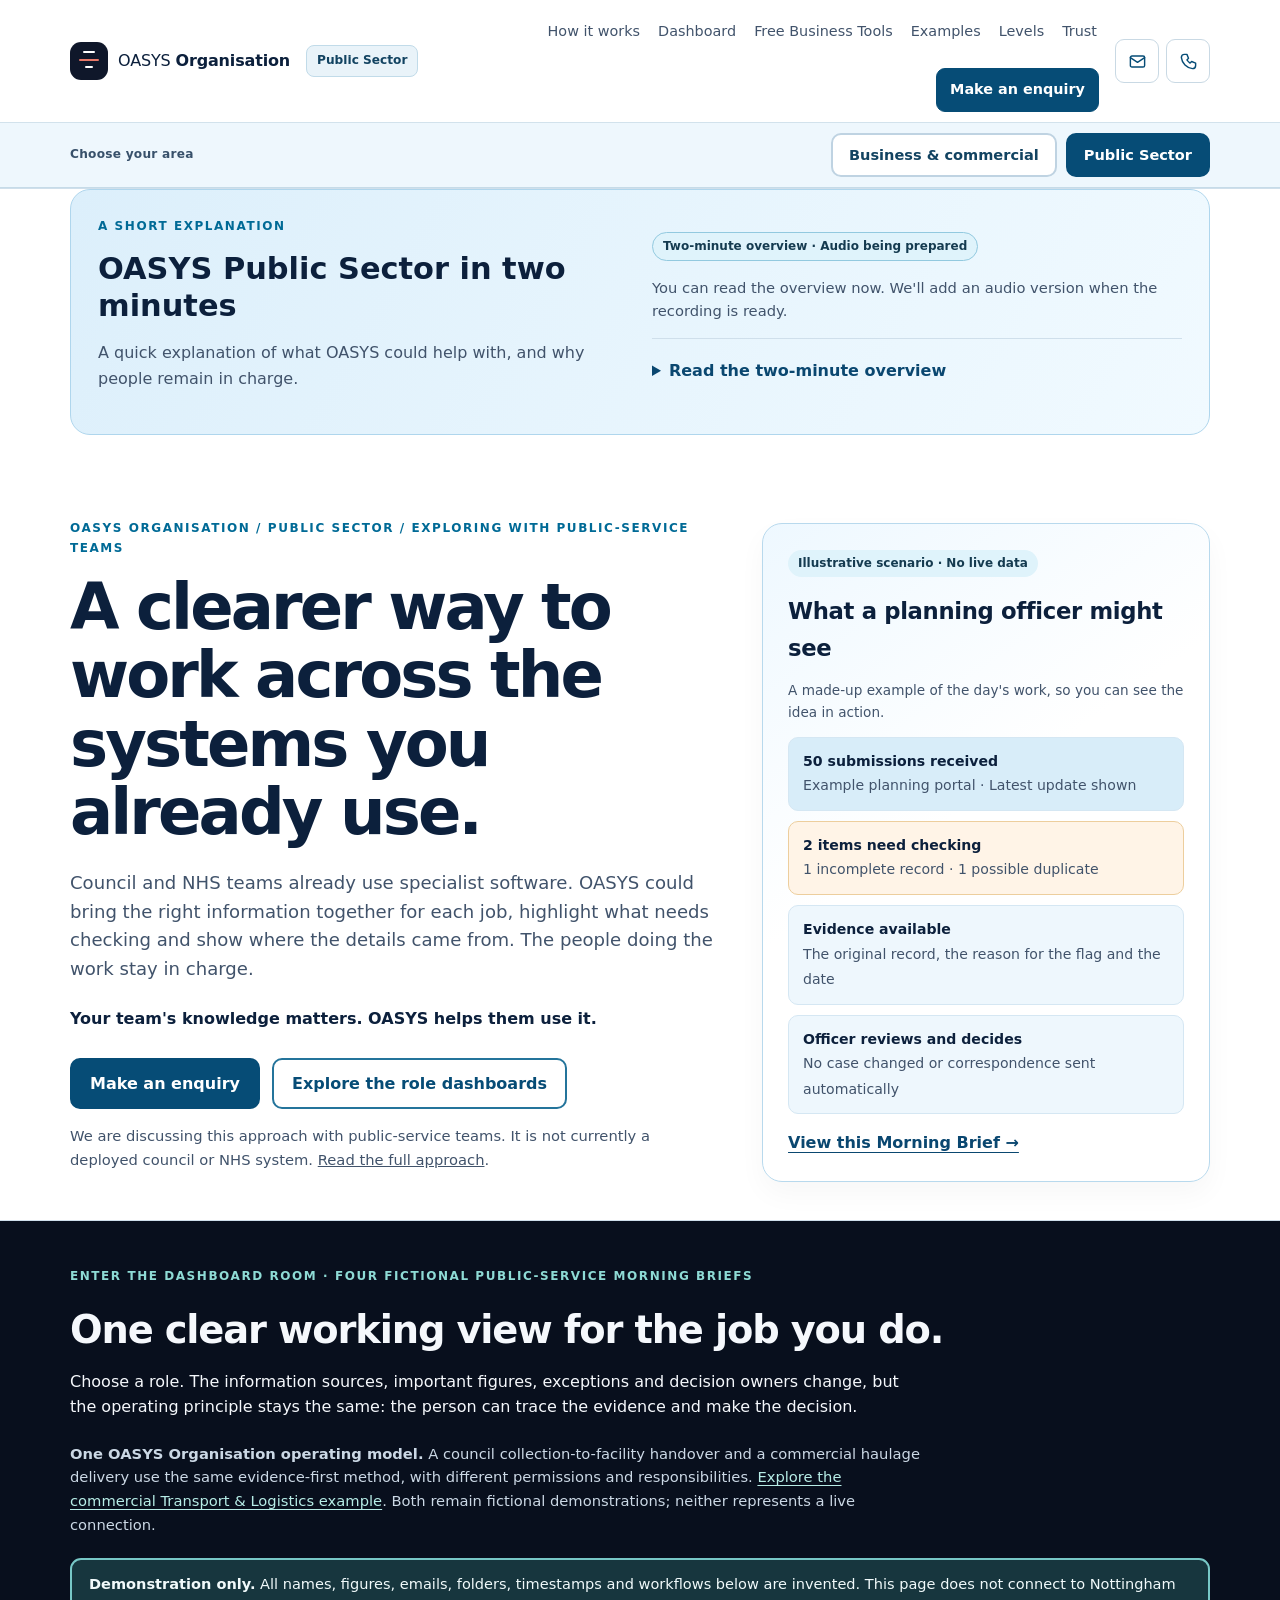
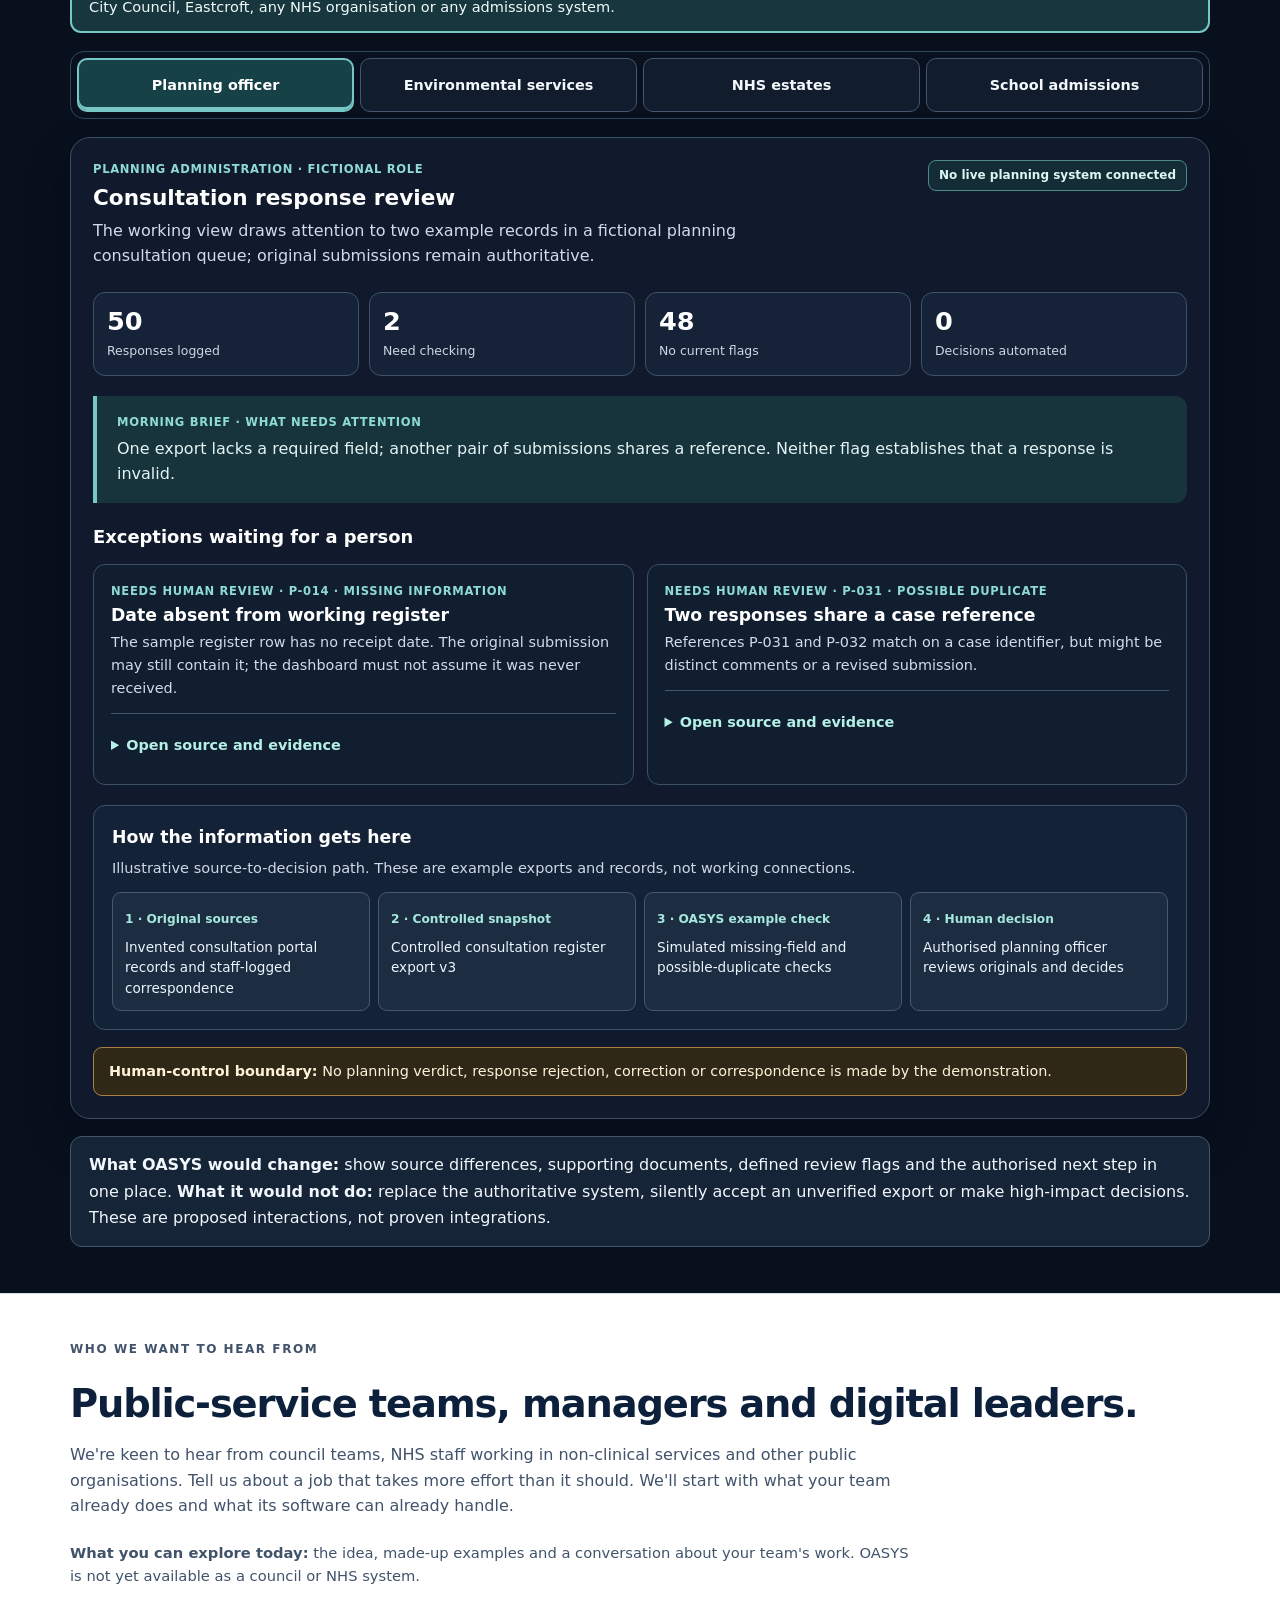
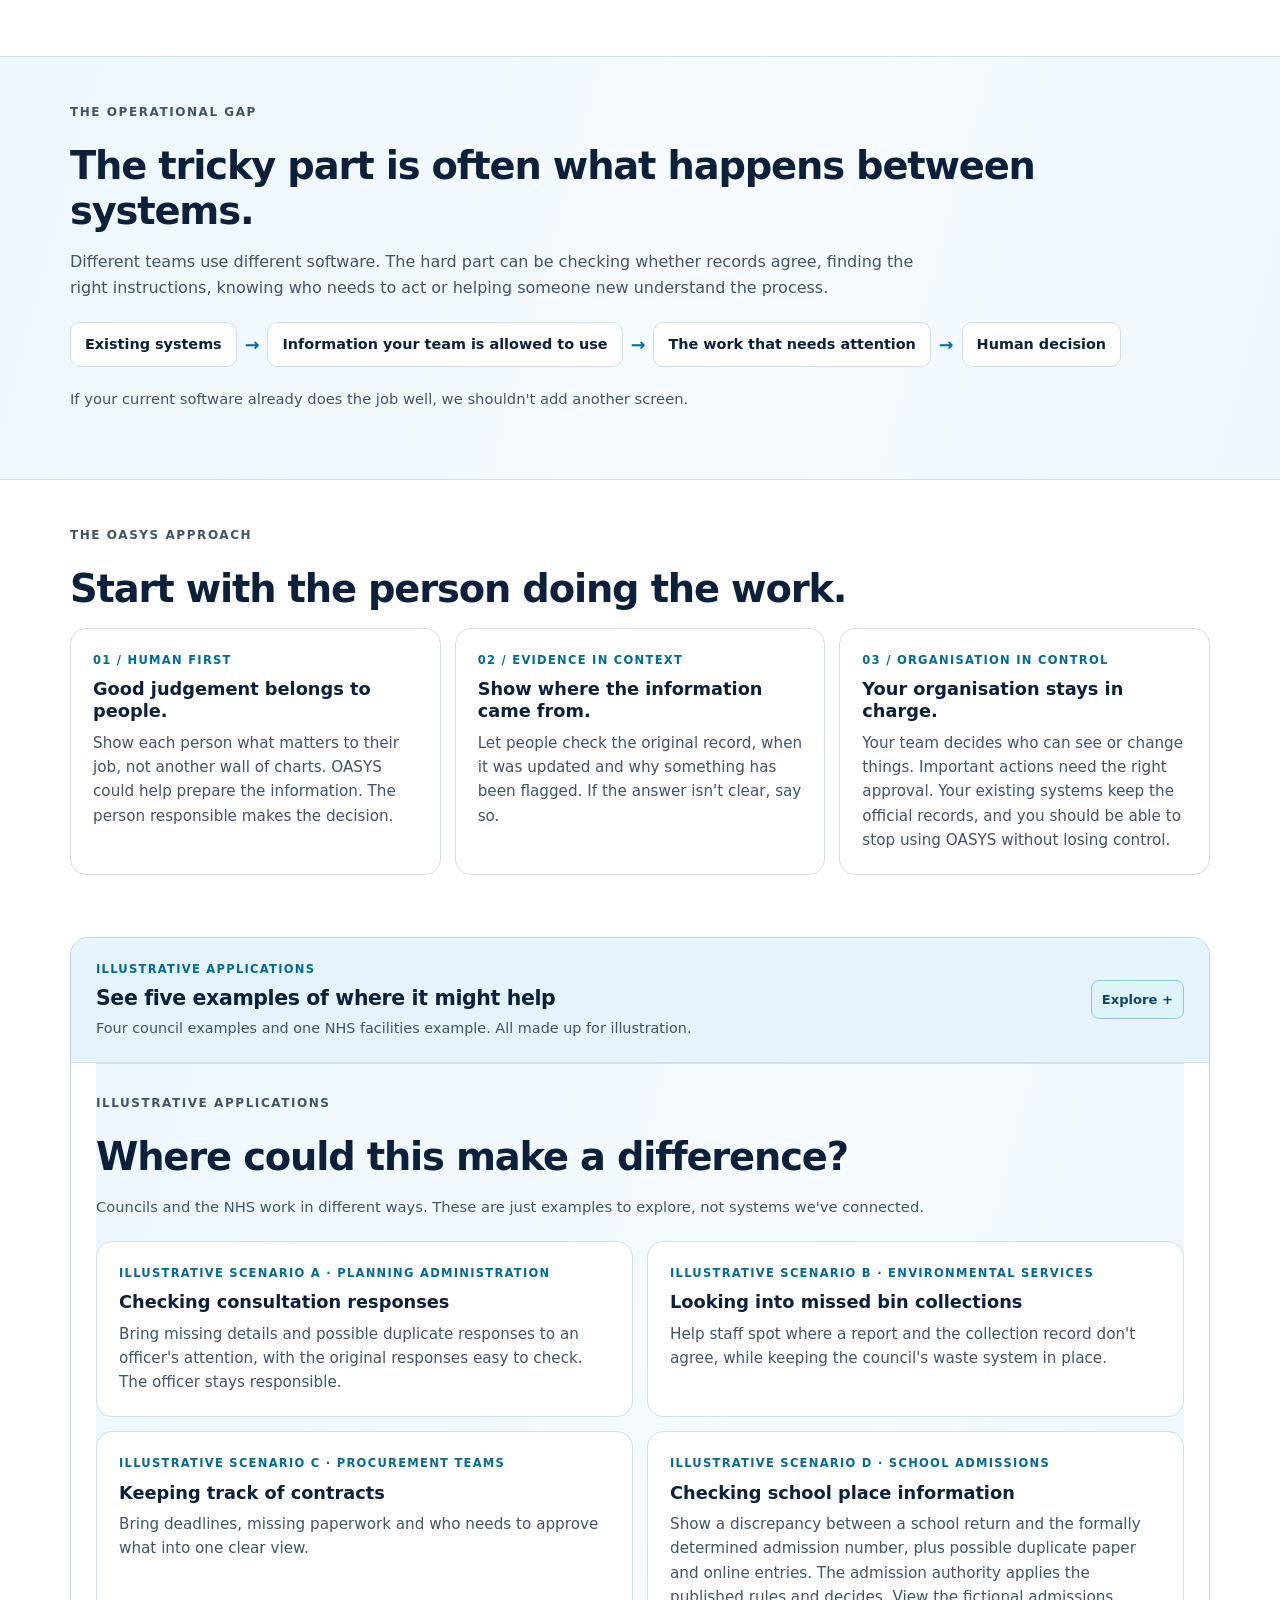
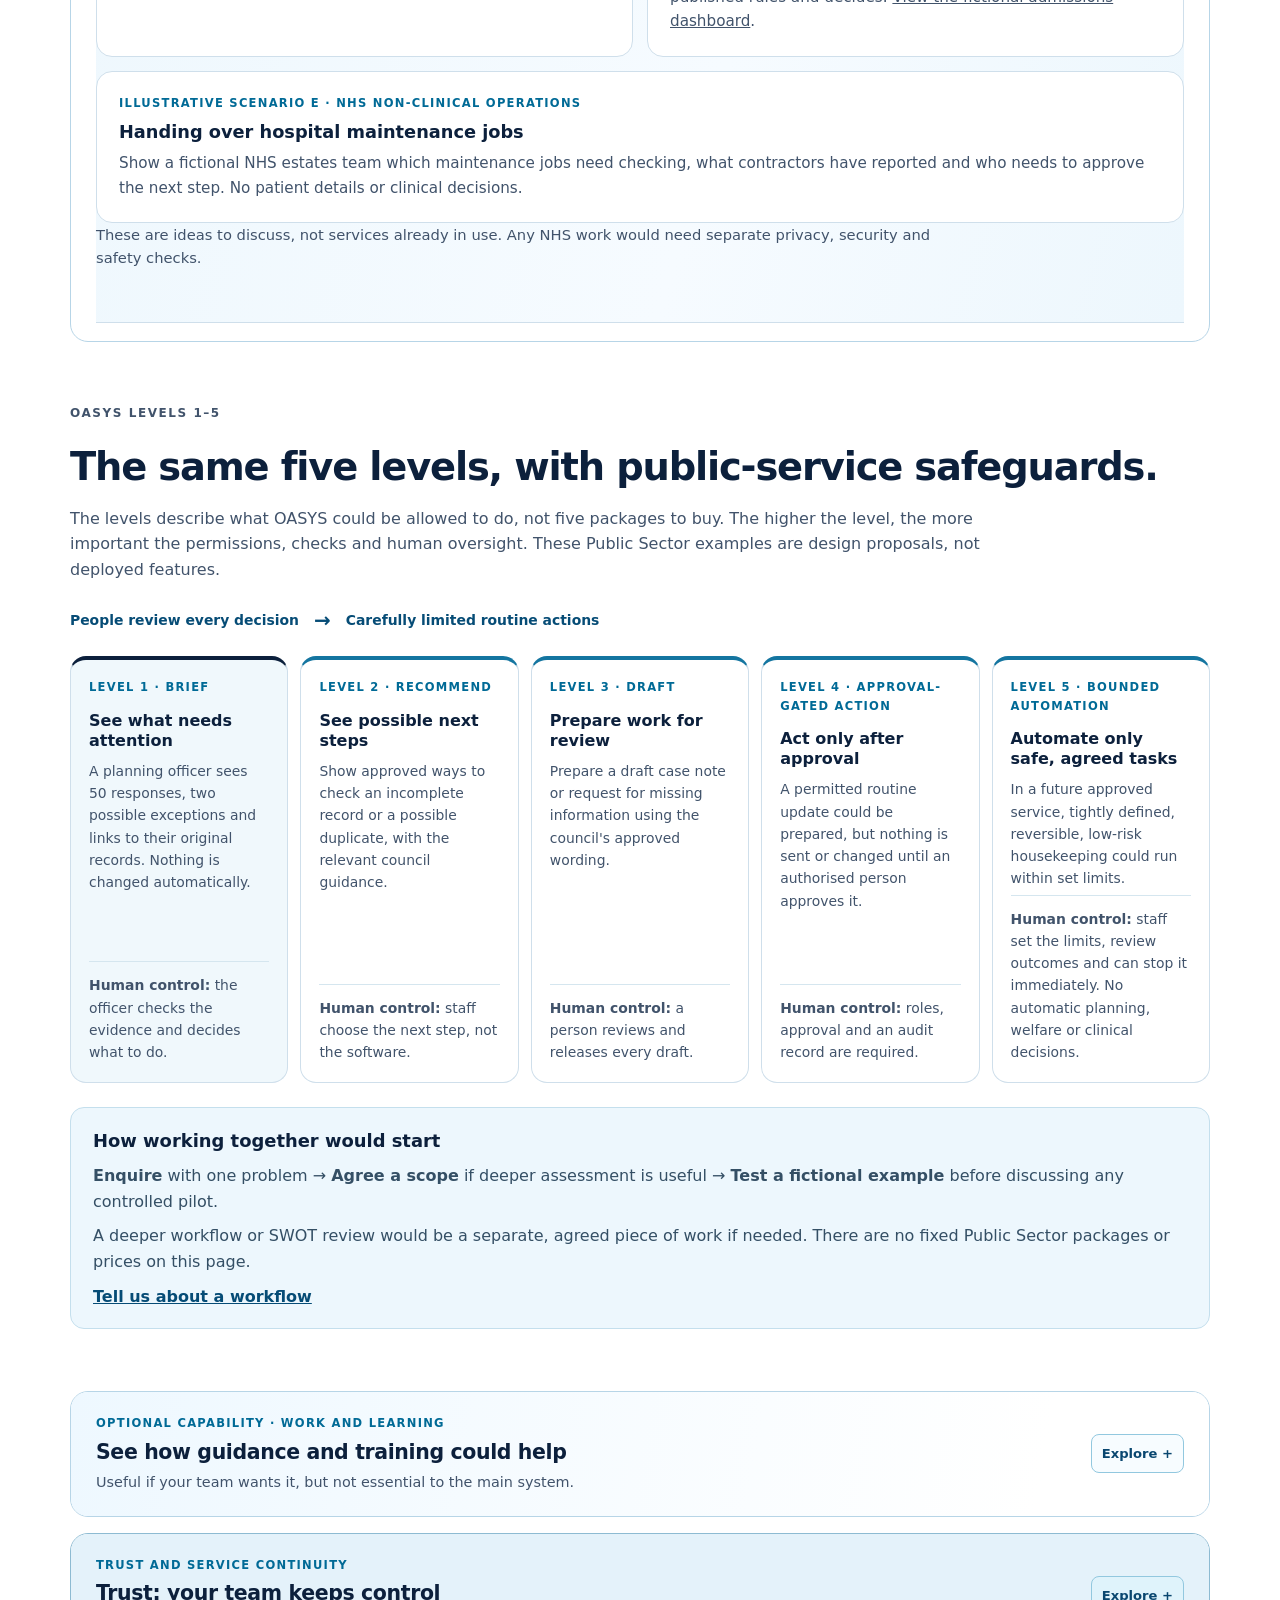
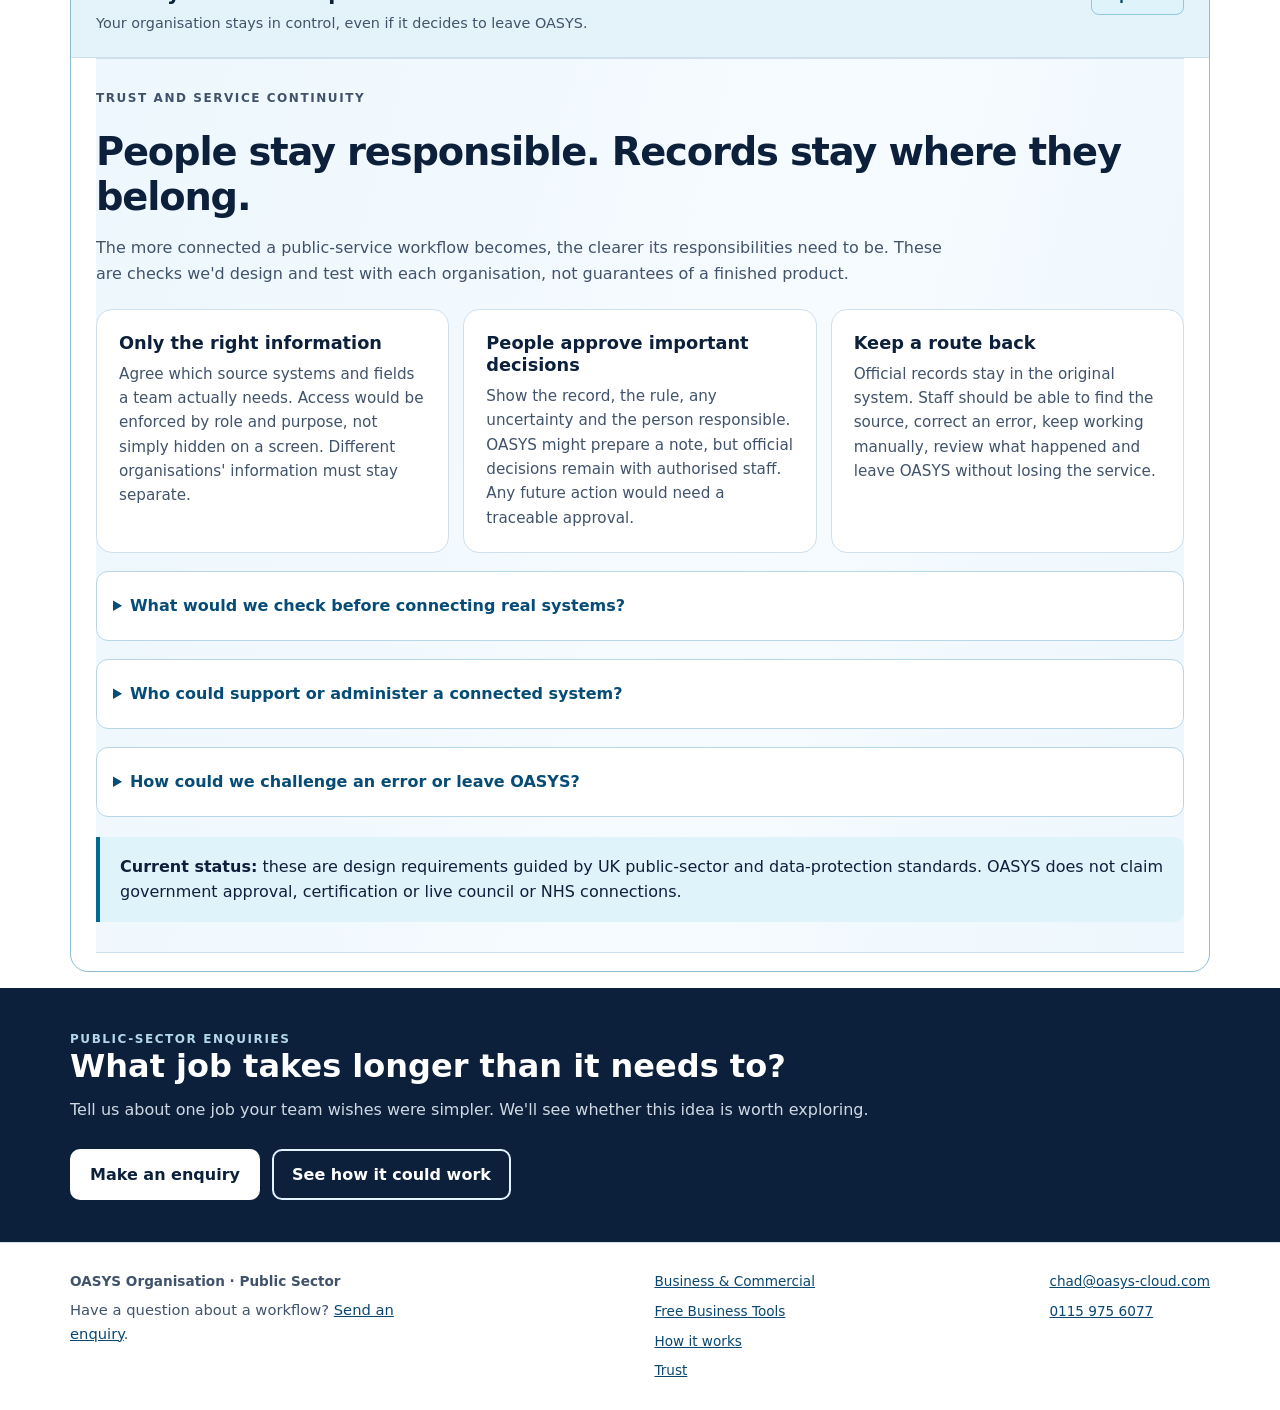
<file: public-sector/index.html>
<!doctype html>
<html lang="en-GB">
<head>
  <meta charset="utf-8">
  <meta name="viewport" content="width=device-width,initial-scale=1">
  <title>OASYS Public Sector | Clearer Work, Human Control</title>
  <meta name="description" content="Explore OASYS Public Sector: human-first, evidence-led operational work across approved existing systems for local authorities and other public services. NHS use is a future discovery concept.">
  <meta name="robots" content="index,follow">
  <link rel="canonical" href="https://organisation.oasys-cloud.com/public-sector/">
  <meta property="og:type" content="website">
  <meta property="og:title" content="OASYS Public Sector | Technology that works alongside public-service teams">
  <meta property="og:description" content="A human-first public-sector operating concept that preserves professional expertise, source evidence and organisational control alongside existing software.">
  <meta property="og:url" content="https://organisation.oasys-cloud.com/public-sector/">
  <meta name="theme-color" content="#0f172a">
  <link rel="stylesheet" href="public-sector.css?v=20261110-dashboard-unity1">
  
  <link rel="stylesheet" href="/offering-nav.css?v=20261103-email-panel-1">
  <script src="/public-sector/role-demo.js?v=20261024-1" defer></script>
</head>
<body>
<a class="skip-link" href="#main">Skip to main content</a>
<header class="ps-header"><div class="ps-shell ps-topbar">
  <a class="brand ps-logo" href="/" aria-label="OASYS Organisation home"><span class="brand-mark" aria-hidden="true"><span></span><span></span><span></span></span><span class="brand-word">OASYS <strong>Organisation</strong></span></a>
  <span class="oasys-section-tag">Public Sector</span>
  <nav class="ps-nav" aria-label="Public Sector navigation">
    <a href="/public-sector/how-it-works/">How it works</a>
    <a href="#dashboard">Dashboard</a>
    <a href="/business-tools/">Free Business Tools</a>
    <a href="#examples">Examples</a>
    <a href="#levels">Levels</a>
    <a href="#trust">Trust</a>
    <a class="ps-nav-cta" href="/public-sector/enquire/">Make an enquiry</a>
  </nav>
  <div class="oasys-contact-actions" aria-label="Contact OASYS Organisation"><details class="oasys-phone-menu oasys-email-menu">
  <summary aria-label="Show OASYS email address" title="Show email address"><svg aria-hidden="true" viewBox="0 0 24 24" width="19" height="19" fill="none" stroke="currentColor" stroke-width="1.8" stroke-linecap="round" stroke-linejoin="round"><rect x="3" y="5" width="18" height="14" rx="2"/><path d="m3 7 9 6 9-6"/></svg><span class="oasys-phone-hover" aria-hidden="true">chad@oasys-cloud.com</span></summary>
  <div class="oasys-phone-panel oasys-email-panel"><strong>chad@oasys-cloud.com</strong><p>Email us using your preferred email service, or use the link below if your device has an email app configured.</p><a href="mailto:chad@oasys-cloud.com">Email from this device</a></div>
</details><details class="oasys-phone-menu">
  <summary aria-label="Show OASYS telephone number" title="Show telephone number"><svg aria-hidden="true" viewBox="0 0 24 24" width="19" height="19" fill="none" stroke="currentColor" stroke-width="1.8" stroke-linecap="round" stroke-linejoin="round"><path d="M7 3h3l2 5-2 2a15 15 0 0 0 4 4l2-2 5 2v3a4 4 0 0 1-4 4A16 16 0 0 1 3 7a4 4 0 0 1 4-4Z"/></svg><span class="oasys-phone-hover" aria-hidden="true">0115 975 6077</span></summary>
  <div class="oasys-phone-panel"><strong>0115 975 6077</strong><p>Call us using your phone, or use the link below if your device supports calling.</p><a href="tel:+441159756077">Call from this device</a></div>
</details></div>
</div><div class="offering-band"><div class="ps-shell offering-switch-wrap">
  <span class="offering-caption">Choose your area</span>
  <nav class="offering-switch" aria-label="Choose OASYS Organisation offering">
    <a class="offering-choice" href="/">Business &amp; commercial</a>
    <a class="offering-choice is-current" href="/public-sector/" aria-current="true">Public Sector</a>
  </nav>
</div></div></header>
<main id="main">
<section class="ps-shell ps-audio-feature ps-audio-pending" id="audio-overview" aria-labelledby="audio-heading">
  <div>
    <p class="ps-eyebrow">A short explanation</p>
    <h2 id="audio-heading">OASYS Public Sector in two minutes</h2>
    <p>A quick explanation of what OASYS could help with, and why people remain in charge.</p>
  </div>
  <div>
    <span class="ps-label">Two-minute overview · Audio being prepared</span>
    <p class="ps-quiet">You can read the overview now. We'll add an audio version when the recording is ready.</p>
    <details class="ps-transcript">
      <summary>Read the two-minute overview</summary>
      <div class="ps-transcript-text">
        Think about a council officer starting work. They're good at their job, but the information they need is spread across different systems. Before they can act, they may have to check several screens, find the latest rule and work out which record is right.
        OASYS is an idea for making that part of the job easier. It would sit alongside the software a council or other public organisation already uses. It could bring together the information a member of staff is allowed to see, show what needs checking and point back to where each detail came from.
        Imagine a planning team with fifty consultation responses. One is missing information. Another might be a duplicate. Instead of searching through everything, the officer could see those two items, open the original responses and decide what to do. OASYS wouldn't make the planning decision.
        That's the important difference we're exploring. Rather than another dashboard full of numbers, it would help people understand what needs their attention, why it matters and what they are allowed to do next. The organisation would still own its records and stay in charge.
        Clear instructions and practice examples could sit alongside the work too, if a team found them useful. But training isn't the main product.
        We haven't built a live council or NHS service. We're looking for teams who can tell us about one part of the job that takes more effort than it should. Together, we can see whether OASYS would genuinely help.
      </div>
    </details>
  </div>
</section>

<section class="ps-shell ps-hero" aria-labelledby="hero-title">
  <div>
    <p class="ps-eyebrow">OASYS Organisation / Public Sector / Exploring with public-service teams</p>
    <h1 id="hero-title">A clearer way to work across the systems you already use.</h1>
    <p class="ps-lead">Council and NHS teams already use specialist software. OASYS could bring the right information together for each job, highlight what needs checking and show where the details came from. The people doing the work stay in charge.</p>
    <p><strong>Your team's knowledge matters. OASYS helps them use it.</strong></p>
    <div class="ps-actions">
      <a class="ps-button" href="/public-sector/enquire/">Make an enquiry</a>
      <a class="ps-button ps-button-outline" href="#dashboard">Explore the role dashboards</a>
    </div>
    <p class="ps-quiet">We are discussing this approach with public-service teams. It is not currently a deployed council or NHS system. <a href="/public-sector/how-it-works/">Read the full approach</a>.</p>
  </div>
  <aside class="ps-panel ps-case-preview" aria-label="Fictional planning administration example">
    <span class="ps-label">Illustrative scenario · No live data</span>
    <h2>What a planning officer might see</h2>
    <p class="ps-mini">A made-up example of the day's work, so you can see the idea in action.</p>
    <div class="ps-status">
      <div><strong>50 submissions received</strong><span>Example planning portal · Latest update shown</span></div>
      <div><strong>2 items need checking</strong><span>1 incomplete record · 1 possible duplicate</span></div>
      <div><strong>Evidence available</strong><span>The original record, the reason for the flag and the date</span></div>
      <div><strong>Officer reviews and decides</strong><span>No case changed or correspondence sent automatically</span></div>
    </div>
    <a class="ps-text-link" href="#dashboard">View this Morning Brief →</a>
  </aside>
</section>

<section id="dashboard" class="ps-band ps-dashboard" aria-labelledby="ps-dashboard-title">
  <div class="ps-shell ps-section">
    <p class="ps-eyebrow">ENTER THE DASHBOARD ROOM · Four fictional public-service Morning Briefs</p>
    <h2 id="ps-dashboard-title">One clear working view for the job you do.</h2>
    <p class="ps-sectionlead">Choose a role. The information sources, important figures, exceptions and decision owners change, but the operating principle stays the same: the person can trace the evidence and make the decision.</p>
    <p class="ps-quiet"><strong>One OASYS Organisation operating model.</strong> A council collection-to-facility handover and a commercial haulage delivery use the same evidence-first method, with different permissions and responsibilities. <a href="/#demo">Explore the commercial Transport &amp; Logistics example</a>. Both remain fictional demonstrations; neither represents a live connection.</p>
    <p class="ps-demo-global-notice"><strong>Demonstration only.</strong> All names, figures, emails, folders, timestamps and workflows below are invented. This page does not connect to Nottingham City Council, Eastcroft, any NHS organisation or any admissions system.</p>
    <div class="ps-role-switch" role="group" aria-label="Choose a fictional public-sector role">
      <button type="button" id="ps-role-button-planning" data-ps-role="planning" aria-controls="ps-role-panel-planning" aria-pressed="true">Planning officer</button>
      <button type="button" id="ps-role-button-waste" data-ps-role="waste" aria-controls="ps-role-panel-waste" aria-pressed="false">Environmental services</button>
      <button type="button" id="ps-role-button-estates" data-ps-role="estates" aria-controls="ps-role-panel-estates" aria-pressed="false">NHS estates</button>
      <button type="button" id="ps-role-button-admissions" data-ps-role="admissions" aria-controls="ps-role-panel-admissions" aria-pressed="false">School admissions</button>
    </div>
    <div class="ps-role-view" id="ps-role-panel-planning" data-ps-panel="planning" role="region" aria-labelledby="ps-role-button-planning">
  <div class="ps-demo-top">
    <div><span class="ps-demo-kicker">Planning administration · Fictional role</span><h3>Consultation response review</h3><p>The working view draws attention to two example records in a fictional planning consultation queue; original submissions remain authoritative.</p></div>
    <span class="ps-demo-status">No live planning system connected</span>
  </div>
  <div class="ps-demo-metrics" aria-label="Planning officer demo summary">
    <div><strong>50</strong><span>Responses logged</span></div>
    <div><strong>2</strong><span>Need checking</span></div>
    <div><strong>48</strong><span>No current flags</span></div>
    <div><strong>0</strong><span>Decisions automated</span></div>
  </div>
  <section class="ps-demo-brief" aria-label="Example morning brief"><span class="ps-demo-kicker">Morning brief · What needs attention</span><p>One export lacks a required field; another pair of submissions shares a reference. Neither flag establishes that a response is invalid.</p></section>
  <h4 class="ps-demo-section-heading">Exceptions waiting for a person</h4>
  <div class="ps-demo-work"><article class="ps-demo-item">
  <span class="ps-demo-kicker">Needs human review · P-014 · Missing information</span>
  <h4>Date absent from working register</h4>
  <p>The sample register row has no receipt date. The original submission may still contain it; the dashboard must not assume it was never received.</p>
  <details>
    <summary>Open source and evidence</summary>
    <dl class="ps-evidence-list">
      <div><dt>Where the example came from</dt><dd>Fictional consultation register v3 (CSV) and original response PDF</dd></div>
      <div><dt>Example timing / version</dt><dd>Example export marked 08:10; original timestamp unverified</dd></div>
      <div><dt>Why it was flagged</dt><dd>Date field blank in the controlled export; working checklist v2 expects it</dd></div>
      <div><dt>What remains uncertain</dt><dd>An export omission is not proof of a late or invalid consultation response.</dd></div>
      <div><dt>Next human check</dt><dd>Open the original record, confirm the relevant guidance version and correct the source through normal controls.</dd></div>
      <div><dt>Decision owner</dt><dd>Authorised planning case officer</dd></div>
    </dl>
  </details>
</article>
<article class="ps-demo-item">
  <span class="ps-demo-kicker">Needs human review · P-031 · Possible duplicate</span>
  <h4>Two responses share a case reference</h4>
  <p>References P-031 and P-032 match on a case identifier, but might be distinct comments or a revised submission.</p>
  <details>
    <summary>Open source and evidence</summary>
    <dl class="ps-evidence-list">
      <div><dt>Where the example came from</dt><dd>Sample portal export v3 and correspondence index v2</dd></div>
      <div><dt>Example timing / version</dt><dd>Example snapshot 08:12; version order not yet verified</dd></div>
      <div><dt>Why it was flagged</dt><dd>Matching reference triggered a review flag, not an automatic merge</dd></div>
      <div><dt>What remains uncertain</dt><dd>A shared reference does not establish duplication.</dd></div>
      <div><dt>Next human check</dt><dd>Read both original responses, establish their status and record a reason before changing either official record.</dd></div>
      <div><dt>Decision owner</dt><dd>Planning officer</dd></div>
    </dl>
  </details>
</article></div>
  <section class="ps-demo-lineage" aria-label="How source records would reach the work view">
    <h4>How the information gets here</h4>
    <p>Illustrative source-to-decision path. These are example exports and records, not working connections.</p>
    <ol class="ps-demo-source-flow"><li><span>1 · Original sources</span><p>Invented consultation portal records and staff-logged correspondence</p></li>
<li><span>2 · Controlled snapshot</span><p>Controlled consultation register export v3</p></li>
<li><span>3 · OASYS example check</span><p>Simulated missing-field and possible-duplicate checks</p></li>
<li><span>4 · Human decision</span><p>Authorised planning officer reviews originals and decides</p></li></ol>
  </section>
  <p class="ps-demo-boundary"><strong>Human-control boundary:</strong> No planning verdict, response rejection, correction or correspondence is made by the demonstration.</p>
</div>
    <div class="ps-role-view" id="ps-role-panel-waste" data-ps-panel="waste" role="region" aria-labelledby="ps-role-button-waste" hidden>
  <div class="ps-demo-top">
    <div><span class="ps-demo-kicker">Council collections ↔ Eastcroft interface · Fictional role</span><h3>Collections and delivery handover</h3><p>A council service coordinator sees where collection records, resident reports and an illustrative Eastcroft delivery record need reconciliation.</p></div>
    <span class="ps-demo-status">Invented sources · Eastcroft not connected</span>
  </div>
  <div class="ps-demo-metrics" aria-label="Environmental services demo summary">
    <div><strong>18</strong><span>Resident reports</span></div>
    <div><strong>2</strong><span>Review flags</span></div>
    <div><strong>1</strong><span>Delivery query</span></div>
    <div><strong>0</strong><span>Actions sent</span></div>
  </div>
  <section class="ps-demo-brief" aria-label="Example morning brief"><span class="ps-demo-kicker">Morning brief · What needs attention</span><p>A resident report conflicts with a council route status. A separate delivery reference needs checking against a hypothetical energy-from-waste receipt.</p></section>
  <h4 class="ps-demo-section-heading">Exceptions waiting for a person</h4>
  <div class="ps-demo-work"><article class="ps-demo-item">
  <span class="ps-demo-kicker">Needs human review · W-008 · Status mismatch</span>
  <h4>Resident report differs from crew route status</h4>
  <p>A fictional resident reports no collection, while the crew's route export indicates the round was completed.</p>
  <details>
    <summary>Open source and evidence</summary>
    <dl class="ps-evidence-list">
      <div><dt>Where the example came from</dt><dd>Council request queue (sample) and route_sheet_v5.xlsx (fictional)</dd></div>
      <div><dt>Example timing / version</dt><dd>Sample report 07:55; sample route update 07:40</dd></div>
      <div><dt>Why it was flagged</dt><dd>Conflicting statuses are shown together with their timestamps</dd></div>
      <div><dt>What remains uncertain</dt><dd>A completed round does not establish whether an individual property was serviced.</dd></div>
      <div><dt>Next human check</dt><dd>Confirm the address-level evidence and route notes, then decide whether a revisit or resident update is warranted.</dd></div>
      <div><dt>Decision owner</dt><dd>Council waste-service coordinator</dd></div>
    </dl>
  </details>
</article>
<article class="ps-demo-item">
  <span class="ps-demo-kicker">Needs human review · W-017 · Delivery handover</span>
  <h4>Transfer reference is missing from the illustrative receipt</h4>
  <p>A made-up council transfer manifest lists one delivery reference, but the sample Eastcroft energy-from-waste receipt list does not show the same reference.</p>
  <details>
    <summary>Open source and evidence</summary>
    <dl class="ps-evidence-list">
      <div><dt>Where the example came from</dt><dd>Invented transfer_manifest_v2.csv and example Eastcroft receipt_register_v1.csv</dd></div>
      <div><dt>Example timing / version</dt><dd>Simulated updates 08:05 and 08:18; data may be incomplete</dd></div>
      <div><dt>Why it was flagged</dt><dd>Reference-level reconciliation found no matching sample receipt</dd></div>
      <div><dt>What remains uncertain</dt><dd>Receipt timing, reference formats or an incomplete export could explain the difference.</dd></div>
      <div><dt>Next human check</dt><dd>Ask the authorised council or facility liaison to verify the source record before reconciling or escalating.</dd></div>
      <div><dt>Decision owner</dt><dd>Authorised waste contract liaison</dd></div>
    </dl>
  </details>
</article></div>
  <section class="ps-demo-lineage" aria-label="How source records would reach the work view">
    <h4>How the information gets here</h4>
    <p>Illustrative source-to-decision path. These are example exports and records, not working connections.</p>
    <ol class="ps-demo-source-flow"><li><span>1 · Original sources</span><p>Fictional council service-request log and crew route export</p></li>
<li><span>2 · Controlled snapshot</span><p>Illustrative council transfer manifest and Eastcroft EfW receipt</p></li>
<li><span>3 · OASYS example check</span><p>Simulated status/reference cross-checks with uncertain matches</p></li>
<li><span>4 · Human decision</span><p>Council service coordinator or authorised contract officer checks and decides</p></li></ol>
  </section>
  <p class="ps-demo-boundary"><strong>Human-control boundary:</strong> Eastcroft is an energy-from-waste facility, not the operator of council bin collection rounds. This is an invented handoff example, not an integration with Eastcroft or Nottingham City Council.</p>
</div>
    <div class="ps-role-view" id="ps-role-panel-estates" data-ps-panel="estates" role="region" aria-labelledby="ps-role-button-estates" hidden>
  <div class="ps-demo-top">
    <div><span class="ps-demo-kicker">NHS estates · Non-clinical · Fictional role</span><h3>Maintenance and contractor handover</h3><p>A facilities team sees competing work-order statuses, missing sign-off and where to check the authoritative record.</p></div>
    <span class="ps-demo-status">No NHS connections or patient information</span>
  </div>
  <div class="ps-demo-metrics" aria-label="NHS estates demo summary">
    <div><strong>12</strong><span>Work orders</span></div>
    <div><strong>2</strong><span>Handover flags</span></div>
    <div><strong>4</strong><span>Contractor updates</span></div>
    <div><strong>0</strong><span>Jobs closed by OASYS</span></div>
  </div>
  <section class="ps-demo-brief" aria-label="Example morning brief"><span class="ps-demo-kicker">Morning brief · What needs attention</span><p>One contractor update says work is complete without a matching site acceptance. A separate proposed job lacks recorded authorisation.</p></section>
  <h4 class="ps-demo-section-heading">Exceptions waiting for a person</h4>
  <div class="ps-demo-work"><article class="ps-demo-item">
  <span class="ps-demo-kicker">Needs human review · E-004 · Sign-off missing</span>
  <h4>Contractor completion is not site acceptance</h4>
  <p>The sample contractor note says complete, but the internal work order does not show the required acceptance check.</p>
  <details>
    <summary>Open source and evidence</summary>
    <dl class="ps-evidence-list">
      <div><dt>Where the example came from</dt><dd>Fictional work-order system export and contractor_handover_v2.docx</dd></div>
      <div><dt>Example timing / version</dt><dd>Example contractor note 07:25; work-order snapshot 08:00</dd></div>
      <div><dt>Why it was flagged</dt><dd>No authorised site sign-off recorded in the compared sample fields</dd></div>
      <div><dt>What remains uncertain</dt><dd>A late update or separate acceptance record may exist.</dd></div>
      <div><dt>Next human check</dt><dd>Check the original job and handover documents before changing its status.</dd></div>
      <div><dt>Decision owner</dt><dd>Authorised estates supervisor</dd></div>
    </dl>
  </details>
</article>
<article class="ps-demo-item">
  <span class="ps-demo-kicker">Needs human review · E-010 · Approval pending</span>
  <h4>Planned maintenance has no matched approval</h4>
  <p>A proposed maintenance job appears in a sample schedule, but the linked approval reference has not been confirmed.</p>
  <details>
    <summary>Open source and evidence</summary>
    <dl class="ps-evidence-list">
      <div><dt>Where the example came from</dt><dd>Fictional planned_works_v3.xlsx and approvals_v3.csv</dd></div>
      <div><dt>Example timing / version</dt><dd>Example extracts 08:15 and 08:20</dd></div>
      <div><dt>Why it was flagged</dt><dd>Work item has no verified matching authorisation entry</dd></div>
      <div><dt>What remains uncertain</dt><dd>The approval could be held in another authorised record.</dd></div>
      <div><dt>Next human check</dt><dd>Locate the formal approval before releasing instructions to the contractor.</dd></div>
      <div><dt>Decision owner</dt><dd>NHS estates authorising manager</dd></div>
    </dl>
  </details>
</article></div>
  <section class="ps-demo-lineage" aria-label="How source records would reach the work view">
    <h4>How the information gets here</h4>
    <p>Illustrative source-to-decision path. These are example exports and records, not working connections.</p>
    <ol class="ps-demo-source-flow"><li><span>1 · Original sources</span><p>Invented estates work-order log, contractor report and approval register</p></li>
<li><span>2 · Controlled snapshot</span><p>Controlled handover export open_jobs_v4.xlsx</p></li>
<li><span>3 · OASYS example check</span><p>Simulated sign-off and approval cross-checks</p></li>
<li><span>4 · Human decision</span><p>Authorised estates team checks the source systems and approves any change</p></li></ol>
  </section>
  <p class="ps-demo-boundary"><strong>Human-control boundary:</strong> This is a non-clinical workflow illustration only: no patients, live hospital systems, clinical decisions or procurement/security approvals are implied.</p>
</div>
    <div class="ps-role-view" id="ps-role-panel-admissions" data-ps-panel="admissions" role="region" aria-labelledby="ps-role-button-admissions" hidden>
  <div class="ps-demo-top">
    <div><span class="ps-demo-kicker">School place coordination · Fictional role</span><h3>Applications, places and source checks</h3><p>Online forms and staff-entered paper applications are brought into a hypothetical review view beside approved admission arrangements and school returns.</p></div>
    <span class="ps-demo-status">No applicant records · No offers automated</span>
  </div>
  <div class="ps-demo-metrics" aria-label="School admissions demo summary">
    <div><strong>146</strong><span>Sample preferences for School A</span></div>
    <div><strong>120</strong><span>Published admission number</span></div>
    <div><strong>3</strong><span>Manual review flags</span></div>
    <div><strong>0</strong><span>Offers decided by OASYS</span></div>
  </div>
  <section class="ps-demo-brief" aria-label="Example morning brief"><span class="ps-demo-kicker">Morning brief · What needs attention</span><p>A school return appears to describe 116 available places while the determined published admission number is 120. An online and paper entry may overlap; a policy version needs review. No allocation or ranking is performed.</p></section>
  <h4 class="ps-demo-section-heading">Exceptions waiting for a person</h4>
  <div class="ps-demo-work"><article class="ps-demo-item">
  <span class="ps-demo-kicker">Needs human review · A-012 · Capacity context</span>
  <h4>School return and published admission number differ</h4>
  <p>The determined example PAN is 120; a fictional school email reports '116 places available'. The email may refer to a different year group, stage or definition.</p>
  <details>
    <summary>Open source and evidence</summary>
    <dl class="ps-evidence-list">
      <div><dt>Where the example came from</dt><dd>Invented 2027 admission-arrangements PDF (PAN 120), school_capacity_return.eml (116) and staff-entry record</dd></div>
      <div><dt>Example timing / version</dt><dd>Example policy version 2027; email snapshot 08:30, not yet validated</dd></div>
      <div><dt>Why it was flagged</dt><dd>Two figures with different labels were surfaced for clarification, not treated as interchangeable.</dd></div>
      <div><dt>What remains uncertain</dt><dd>An emailed vacancy figure does not itself amend a formally determined PAN.</dd></div>
      <div><dt>Next human check</dt><dd>Confirm the school, year group, reporting date, admission authority and what each figure means before using either in a decision.</dd></div>
      <div><dt>Decision owner</dt><dd>Authorised admissions officer / admission authority</dd></div>
    </dl>
  </details>
</article>
<article class="ps-demo-item">
  <span class="ps-demo-kicker">Needs human review · A-046 · Possible double-entry</span>
  <h4>Paper and online forms may refer to one application</h4>
  <p>An invented paper form entered by staff shares a sample reference with an online application but the preferences differ.</p>
  <details>
    <summary>Open source and evidence</summary>
    <dl class="ps-evidence-list">
      <div><dt>Where the example came from</dt><dd>Fictional online application export and staff-keyed paper_entry_v2.csv</dd></div>
      <div><dt>Example timing / version</dt><dd>Example entry times 07:45 and 08:40</dd></div>
      <div><dt>Why it was flagged</dt><dd>Reference match and changed preference fields trigger manual comparison</dd></div>
      <div><dt>What remains uncertain</dt><dd>The record could be a correction, separate entry or transcription error.</dd></div>
      <div><dt>Next human check</dt><dd>Check the original applications and recorded amendment rules; keep a complete audit trail.</dd></div>
      <div><dt>Decision owner</dt><dd>Admissions case officer</dd></div>
    </dl>
  </details>
</article>
<article class="ps-demo-item">
  <span class="ps-demo-kicker">Needs human review · A-089 · Policy version</span>
  <h4>Oversubscription criteria version needs checking</h4>
  <p>A sample reference to priority criteria points to a superseded draft rather than confirmed arrangements for the entry year.</p>
  <details>
    <summary>Open source and evidence</summary>
    <dl class="ps-evidence-list">
      <div><dt>Where the example came from</dt><dd>Invented criteria_index_v2.csv and determined_admissions_policy_2027.pdf</dd></div>
      <div><dt>Example timing / version</dt><dd>Sample index checked 08:50</dd></div>
      <div><dt>Why it was flagged</dt><dd>The linked criteria version does not match the determined-document register</dd></div>
      <div><dt>What remains uncertain</dt><dd>No conclusion is made about any individual applicant or their priority.</dd></div>
      <div><dt>Next human check</dt><dd>Retrieve the formally determined arrangements and have the authorised team confirm the correct policy before assessment.</dd></div>
      <div><dt>Decision owner</dt><dd>Admission authority / authorised admissions team</dd></div>
    </dl>
  </details>
</article></div>
  <section class="ps-demo-lineage" aria-label="How source records would reach the work view">
    <h4>How the information gets here</h4>
    <p>Illustrative source-to-decision path. These are example exports and records, not working connections.</p>
    <ol class="ps-demo-source-flow"><li><span>1 · Original sources</span><p>Invented online applications, staff-keyed paper register, school email return and formally determined admission arrangements</p></li>
<li><span>2 · Controlled snapshot</span><p>Controlled extracts with origin, date and version shown separately</p></li>
<li><span>3 · OASYS example check</span><p>Simulated mismatch/duplicate/version alerts without assigning eligibility or priority</p></li>
<li><span>4 · Human decision</span><p>Authorised admission authority / coordinating admissions team verifies evidence and applies published arrangements</p></li></ol>
  </section>
  <p class="ps-demo-boundary"><strong>Human-control boundary:</strong> The School Admissions Code and each admission authority's determined arrangements govern offers. This demo does not score children, infer eligibility, rank applications or allocate school places.</p>
</div>
    <div class="ps-dashboard-follow"><strong>What OASYS would change:</strong> show source differences, supporting documents, defined review flags and the authorised next step in one place. <strong>What it would not do:</strong> replace the authoritative system, silently accept an unverified export or make high-impact decisions. These are proposed interactions, not proven integrations.</div>
  </div>
</section>
<section class="ps-shell ps-section" aria-labelledby="audience-title">
  <p class="ps-eyebrow">Who we want to hear from</p>
  <h2 id="audience-title">Public-service teams, managers and digital leaders.</h2>
  <p class="ps-sectionlead">We're keen to hear from council teams, NHS staff working in non-clinical services and other public organisations. Tell us about a job that takes more effort than it should. We'll start with what your team already does and what its software can already handle.</p>
  <p class="ps-quiet"><strong>What you can explore today:</strong> the idea, made-up examples and a conversation about your team's work. OASYS is not yet available as a council or NHS system.</p>
</section>
<section class="ps-band"><div class="ps-shell ps-section">
  <p class="ps-eyebrow">The operational gap</p>
  <h2>The tricky part is often what happens between systems.</h2>
  <p class="ps-sectionlead">Different teams use different software. The hard part can be checking whether records agree, finding the right instructions, knowing who needs to act or helping someone new understand the process.</p>
  <div class="ps-simple-flow" aria-label="Illustrative operating flow"><span>Existing systems</span><b aria-hidden="true">→</b><span>Information your team is allowed to use</span><b aria-hidden="true">→</b><span>The work that needs attention</span><b aria-hidden="true">→</b><span>Human decision</span></div>
  <p class="ps-quiet">If your current software already does the job well, we shouldn't add another screen.</p>
</div></section>
<section class="ps-shell ps-section">
  <p class="ps-eyebrow">The OASYS approach</p>
  <h2>Start with the person doing the work.</h2>
  <div class="ps-grid">
    <article class="ps-card"><span class="ps-kicker">01 / Human first</span><h3>Good judgement belongs to people.</h3><p>Show each person what matters to their job, not another wall of charts. OASYS could help prepare the information. The person responsible makes the decision.</p></article>
    <article class="ps-card"><span class="ps-kicker">02 / Evidence in context</span><h3>Show where the information came from.</h3><p>Let people check the original record, when it was updated and why something has been flagged. If the answer isn't clear, say so.</p></article>
    <article class="ps-card"><span class="ps-kicker">03 / Organisation in control</span><h3>Your organisation stays in charge.</h3><p>Your team decides who can see or change things. Important actions need the right approval. Your existing systems keep the official records, and you should be able to stop using OASYS without losing control.</p></article>
  </div>
</section>
<details class="ps-explore ps-shell" id="examples" open><summary><span><span class="ps-explore-kicker">Illustrative applications</span><strong>See five examples of where it might help</strong><small>Four council examples and one NHS facilities example. All made up for illustration.</small></span><span class="ps-expand-label" aria-hidden="true">Explore +</span></summary><div class="ps-explore-body"><section class="ps-band"><div class="ps-shell ps-section">
  <p class="ps-eyebrow">Illustrative applications</p><h2>Where could this make a difference?</h2><p class="ps-quiet">Councils and the NHS work in different ways. These are just examples to explore, not systems we've connected.</p>
  <div class="ps-grid two">
    <article class="ps-card"><span class="ps-kicker">Illustrative Scenario A · Planning administration</span><h3>Checking consultation responses</h3><p>Bring missing details and possible duplicate responses to an officer's attention, with the original responses easy to check. The officer stays responsible.</p></article>
    <article class="ps-card"><span class="ps-kicker">Illustrative Scenario B · Environmental services</span><h3>Looking into missed bin collections</h3><p>Help staff spot where a report and the collection record don't agree, while keeping the council's waste system in place.</p></article>
    <article class="ps-card"><span class="ps-kicker">Illustrative Scenario C · Procurement teams</span><h3>Keeping track of contracts</h3><p>Bring deadlines, missing paperwork and who needs to approve what into one clear view.</p></article>
    <article class="ps-card"><span class="ps-kicker">Illustrative Scenario D · School admissions</span><h3>Checking school place information</h3><p>Show a discrepancy between a school return and the formally determined admission number, plus possible duplicate paper and online entries. The admission authority applies the published rules and decides. <a href="#dashboard">View the fictional admissions dashboard</a>.</p></article>
    <article class="ps-card"><span class="ps-kicker">Illustrative Scenario E · NHS non-clinical operations</span><h3>Handing over hospital maintenance jobs</h3><p>Show a fictional NHS estates team which maintenance jobs need checking, what contractors have reported and who needs to approve the next step. No patient details or clinical decisions.</p></article>
  </div>
  <p class="ps-quiet">These are ideas to discuss, not services already in use. Any NHS work would need separate privacy, security and safety checks.</p>
</div></section></div></details>
<section id="levels" class="ps-shell ps-section ps-permission-levels" aria-labelledby="ps-levels-title">
  <p class="ps-eyebrow">OASYS Levels 1–5</p>
  <h2 id="ps-levels-title">The same five levels, with public-service safeguards.</h2>
  <p class="ps-sectionlead">The levels describe what OASYS could be allowed to do, not five packages to buy. The higher the level, the more important the permissions, checks and human oversight. These Public Sector examples are design proposals, not deployed features.</p>
  <div class="ps-permission-scale"><span>People review every decision</span><span aria-hidden="true">→</span><span>Carefully limited routine actions</span></div>
  <div class="ps-permission-grid">
    <article class="ps-card ps-permission-card"><span class="ps-kicker">Level 1 · Brief</span><h3>See what needs attention</h3><p>A planning officer sees 50 responses, two possible exceptions and links to their original records. Nothing is changed automatically.</p><p class="ps-human-line"><strong>Human control:</strong> the officer checks the evidence and decides what to do.</p></article>
    <article class="ps-card ps-permission-card"><span class="ps-kicker">Level 2 · Recommend</span><h3>See possible next steps</h3><p>Show approved ways to check an incomplete record or a possible duplicate, with the relevant council guidance.</p><p class="ps-human-line"><strong>Human control:</strong> staff choose the next step, not the software.</p></article>
    <article class="ps-card ps-permission-card"><span class="ps-kicker">Level 3 · Draft</span><h3>Prepare work for review</h3><p>Prepare a draft case note or request for missing information using the council's approved wording.</p><p class="ps-human-line"><strong>Human control:</strong> a person reviews and releases every draft.</p></article>
    <article class="ps-card ps-permission-card"><span class="ps-kicker">Level 4 · Approval-gated action</span><h3>Act only after approval</h3><p>A permitted routine update could be prepared, but nothing is sent or changed until an authorised person approves it.</p><p class="ps-human-line"><strong>Human control:</strong> roles, approval and an audit record are required.</p></article>
    <article class="ps-card ps-permission-card"><span class="ps-kicker">Level 5 · Bounded automation</span><h3>Automate only safe, agreed tasks</h3><p>In a future approved service, tightly defined, reversible, low-risk housekeeping could run within set limits.</p><p class="ps-human-line"><strong>Human control:</strong> staff set the limits, review outcomes and can stop it immediately. No automatic planning, welfare or clinical decisions.</p></article>
  </div>
  <div class="ps-discovery-path"><h3>How working together would start</h3><p><strong>Enquire</strong> with one problem → <strong>Agree a scope</strong> if deeper assessment is useful → <strong>Test a fictional example</strong> before discussing any controlled pilot.</p><p>A deeper workflow or SWOT review would be a separate, agreed piece of work if needed. There are no fixed Public Sector packages or prices on this page.</p><a href="/public-sector/enquire/">Tell us about a workflow</a></div>
</section>
<details class="ps-explore ps-shell" id="learning"><summary><span><span class="ps-explore-kicker">Optional capability · Work and learning</span><strong>See how guidance and training could help</strong><small>Useful if your team wants it, but not essential to the main system.</small></span><span class="ps-expand-label" aria-hidden="true">Explore +</span></summary><div class="ps-explore-body"><section class="ps-shell ps-section">
  <p class="ps-eyebrow">Working and learning</p><h2>Keep useful know-how close to the work.</h2>
  <p class="ps-sectionlead">Approved instructions could sit beside a task, so someone can check how and why it's done. Staff could practise with made-up examples. General digital-skills training could also be offered separately.</p>
  <div class="ps-grid two">
    <article class="ps-card"><h3>Help when you need it</h3><p>Clear instructions and practice examples for a particular job. Learning something new would never automatically give someone more access.</p></article>
    <article class="ps-card"><h3>Digital skills as a separate course</h3><p>A possible course on using digital systems, checking information, protecting privacy and working sensibly with AI.</p></article>
  </div>
</section></div></details>
<details class="ps-explore ps-shell" id="trust" open><summary><span><span class="ps-explore-kicker">Trust and service continuity</span><strong>Trust: your team keeps control</strong><small>Your organisation stays in control, even if it decides to leave OASYS.</small></span><span class="ps-expand-label" aria-hidden="true">Explore +</span></summary><div class="ps-explore-body"><section class="ps-band"><div class="ps-shell ps-section">
  <p class="ps-eyebrow">Trust and service continuity</p><h2>People stay responsible. Records stay where they belong.</h2><p class="ps-sectionlead">The more connected a public-service workflow becomes, the clearer its responsibilities need to be. These are checks we'd design and test with each organisation, not guarantees of a finished product.</p>
  <div class="ps-grid">
    <article class="ps-card"><h3>Only the right information</h3><p>Agree which source systems and fields a team actually needs. Access would be enforced by role and purpose, not simply hidden on a screen. Different organisations' information must stay separate.</p></article>
    <article class="ps-card"><h3>People approve important decisions</h3><p>Show the record, the rule, any uncertainty and the person responsible. OASYS might prepare a note, but official decisions remain with authorised staff. Any future action would need a traceable approval.</p></article>
    <article class="ps-card"><h3>Keep a route back</h3><p>Official records stay in the original system. Staff should be able to find the source, correct an error, keep working manually, review what happened and leave OASYS without losing the service.</p></article>
  </div>
  <details class="ps-trust-checks"><summary>What would we check before connecting real systems?</summary><ul><li><strong>Source and ownership:</strong> who owns the record, where does it live and which version is approved?</li><li><strong>Permission and privacy:</strong> why is access needed, who approves it and what information can be used?</li><li><strong>Human review:</strong> who can act, what happens if the information is wrong and how is the decision recorded?</li><li><strong>Continuity:</strong> how does the team work if a source or OASYS is unavailable, and how do they exit?</li></ul><p>NHS work would also need its own information-governance, security and, where relevant, clinical-safety assessment.</p></details><details class="ps-trust-checks"><summary>Who could support or administer a connected system?</summary><p>Before any real deployment, the public body and OASYS would document authorised users, supplier engineers, processing locations, subcontractors, approval for privileged access, access expiry and independent monitoring. Having technical access does not grant permission to use a person's information for another purpose. These controls are proposed requirements, not tested OASYS capabilities.</p></details><details class="ps-trust-checks"><summary>How could we challenge an error or leave OASYS?</summary><p>Staff should be able to see the original source, challenge a suggestion and record who corrected it. A buyer would also need to test an export, safe handover, withdrawal of supplier permissions, agreed deletion rules and a way to keep the service operating without OASYS. No live migration or exit test has been completed.</p></details><div class="ps-callout"><p><strong>Current status:</strong> these are design requirements guided by UK public-sector and data-protection standards. OASYS does not claim government approval, certification or live council or NHS connections.</p></div>
</div></section></div></details>
<section class="ps-corner"><div class="ps-shell">
  <p class="ps-eyebrow" style="color:#b4d8e8">Public-sector enquiries</p>
  <h2>What job takes longer than it needs to?</h2>
  <p>Tell us about one job your team wishes were simpler. We'll see whether this idea is worth exploring.</p>
  <div class="ps-actions"><a class="ps-button" href="/public-sector/enquire/">Make an enquiry</a><a class="ps-button ps-button-outline" href="/public-sector/how-it-works/">See how it could work</a></div>
</div></section>
</main>
<footer class="ps-footer"><div class="ps-shell ps-footline">
  <div><strong>OASYS Organisation · Public Sector</strong><p class="ps-quiet">Have a question about a workflow? <a href="/public-sector/enquire/">Send an enquiry</a>.</p></div>
  <div class="ps-footer-links"><a href="/">Business &amp; Commercial</a><a href="/business-tools/">Free Business Tools</a><a href="/public-sector/how-it-works/">How it works</a><a href="/public-sector/#trust">Trust</a></div>
  <div class="ps-footer-contact"><a href="mailto:chad@oasys-cloud.com">chad@oasys-cloud.com</a><a href="tel:+441159756077">0115 975 6077</a></div>
</div></footer>
</body>
</html>
</file>
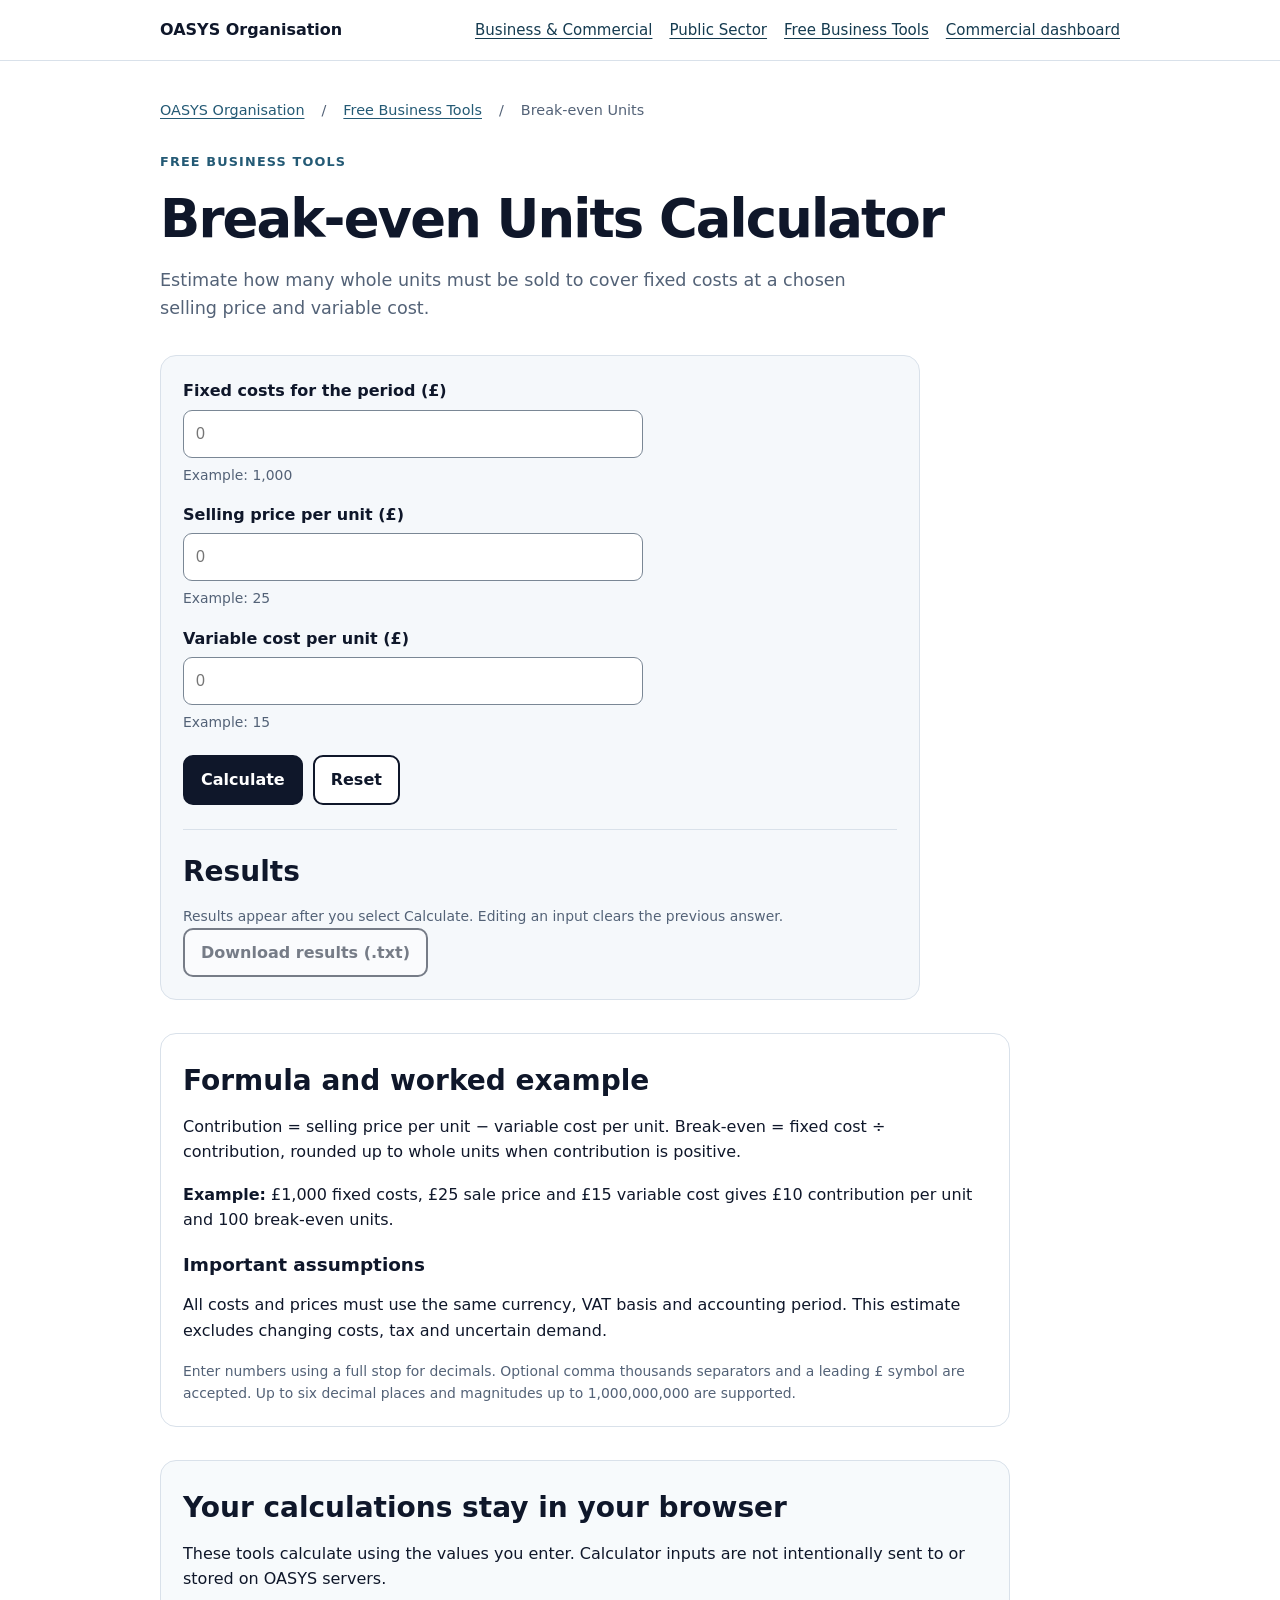
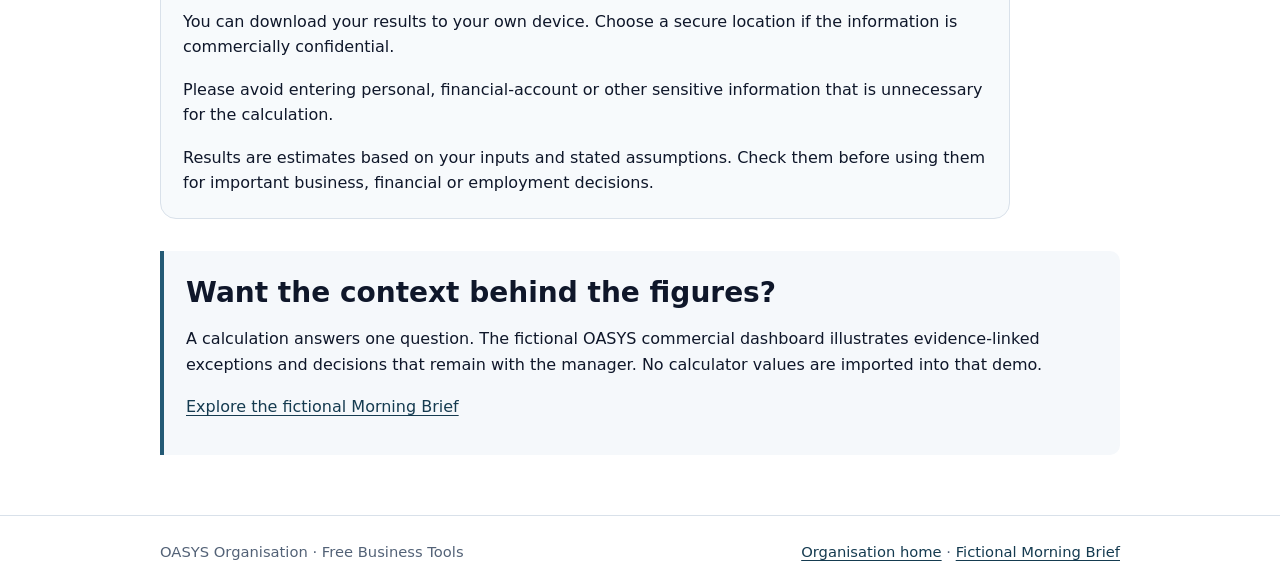
<file: business-tools/break-even/index.html>
<!doctype html>
<html lang="en-GB">
<head>
<meta charset="utf-8">
<meta name="viewport" content="width=device-width, initial-scale=1">
<title>Break-even Units Calculator | OASYS Organisation</title>
<meta name="description" content="Estimate how many whole units must be sold to cover fixed costs at a chosen selling price and variable cost.">
<meta name="robots" content="index,follow">
<link rel="canonical" href="https://organisation.oasys-cloud.com/business-tools/break-even/">
<meta property="og:type" content="website">
<meta property="og:title" content="Break-even Units Calculator | OASYS Organisation">
<meta property="og:description" content="Estimate how many whole units must be sold to cover fixed costs at a chosen selling price and variable cost.">
<meta property="og:url" content="https://organisation.oasys-cloud.com/business-tools/break-even/">
<meta name="theme-color" content="#0f172a">
<link rel="stylesheet" href="../tools.css">
<script type="application/ld+json">[{"@context":"https://schema.org","@type":"WebPage","name":"Break-even Units Calculator | OASYS Organisation","url":"https://organisation.oasys-cloud.com/business-tools/break-even/","description":"Estimate how many whole units must be sold to cover fixed costs at a chosen selling price and variable cost."},{"@context":"https://schema.org","@type":"BreadcrumbList","itemListElement":[{"@type":"ListItem","position":1,"name":"OASYS Organisation","item":"https://organisation.oasys-cloud.com/"},{"@type":"ListItem","position":2,"name":"Free Business Tools","item":"https://organisation.oasys-cloud.com/business-tools/"},{"@type":"ListItem","position":3,"name":"Break-even Units","item":"https://organisation.oasys-cloud.com/business-tools/break-even/"}]}]</script>
</head>
<body>
<a class="skip-link" href="#main">Skip to main content</a>
<header><div class="shell header-inner"><a class="brand" href="/">OASYS <strong>Organisation</strong></a><nav aria-label="Business tools navigation"><a href="/">Business &amp; Commercial</a><a href="/public-sector/">Public Sector</a><a href="/business-tools/" aria-label="Free Business Tools">Free Business Tools</a><a href="/#demo">Commercial dashboard</a></nav></div></header>
<main id="main" class="shell"><nav class="breadcrumbs" aria-label="Breadcrumb"><a href="/">OASYS Organisation</a> / <a href="/business-tools/">Free Business Tools</a> / <span aria-current="page">Break-even Units</span></nav><p class="eyebrow">Free Business Tools</p><h1>Break-even Units Calculator</h1><p class="intro">Estimate how many whole units must be sold to cover fixed costs at a chosen selling price and variable cost.</p><section class="section calc-box" aria-label="Calculator"><form class="calculator-form" data-calculator="break-even" action="#" method="get" novalidate autocomplete="off"><fieldset><legend class="sr-only">Enter the figures to calculate</legend><div class="field"><label for="fixed">Fixed costs for the period (£)</label><input id="fixed" type="text" data-field="fixed" data-label="Fixed costs for the period (£)" inputmode="decimal" autocomplete="off" aria-describedby="fixed-hint calculation-error" placeholder="0" required><p class="hint" id="fixed-hint">Example: 1,000</p></div>
<div class="field"><label for="price">Selling price per unit (£)</label><input id="price" type="text" data-field="price" data-label="Selling price per unit (£)" inputmode="decimal" autocomplete="off" aria-describedby="price-hint calculation-error" placeholder="0" required><p class="hint" id="price-hint">Example: 25</p></div>
<div class="field"><label for="variable">Variable cost per unit (£)</label><input id="variable" type="text" data-field="variable" data-label="Variable cost per unit (£)" inputmode="decimal" autocomplete="off" aria-describedby="variable-hint calculation-error" placeholder="0" required><p class="hint" id="variable-hint">Example: 15</p></div></fieldset><div class="actions"><button type="submit" data-action="calculate" disabled>Calculate</button><button type="reset" class="secondary">Reset</button></div><p id="calculation-error" class="error" role="alert"></p></form><div class="result-box"><h2>Results</h2><p class="hint">Results appear after you select Calculate. Editing an input clears the previous answer.</p><div id="calculation-results"></div><p id="calculation-status" class="sr-only" role="status" aria-live="polite" aria-atomic="true"></p><button type="button" class="secondary" id="download-results" disabled>Download results (.txt)</button></div><noscript><p><strong>Calculation unavailable:</strong> JavaScript is needed to calculate and download. The formula and worked example remain available below.</p></noscript></section><section class="explanation section"><h2>Formula and worked example</h2><p>Contribution = selling price per unit − variable cost per unit. Break-even = fixed cost ÷ contribution, rounded up to whole units when contribution is positive.</p><p><strong>Example:</strong> £1,000 fixed costs, £25 sale price and £15 variable cost gives £10 contribution per unit and 100 break-even units.</p><h3>Important assumptions</h3><p>All costs and prices must use the same currency, VAT basis and accounting period. This estimate excludes changing costs, tax and uncertain demand.</p><p class="hint">Enter numbers using a full stop for decimals. Optional comma thousands separators and a leading £ symbol are accepted. Up to six decimal places and magnitudes up to 1,000,000,000 are supported.</p></section><section class="privacy section" aria-labelledby="privacy-title"><h2 id="privacy-title">Your calculations stay in your browser</h2><p>These tools calculate using the values you enter. Calculator inputs are not intentionally sent to or stored on OASYS servers.</p><p>You can download your results to your own device. Choose a secure location if the information is commercially confidential.</p><p>Please avoid entering personal, financial-account or other sensitive information that is unnecessary for the calculation.</p><p>Results are estimates based on your inputs and stated assumptions. Check them before using them for important business, financial or employment decisions.</p></section><aside class="bridge"><h2>Want the context behind the figures?</h2><p>A calculation answers one question. The fictional OASYS commercial dashboard illustrates evidence-linked exceptions and decisions that remain with the manager. No calculator values are imported into that demo.</p><p><a href="/#demo">Explore the fictional Morning Brief</a></p></aside></main><script type="module" src="../calculator-ui.mjs"></script><footer><div class="shell"><span>OASYS Organisation · Free Business Tools</span><span><a href="/">Organisation home</a> · <a href="/#demo">Fictional Morning Brief</a></span></div></footer>
</body>
</html>
</file>
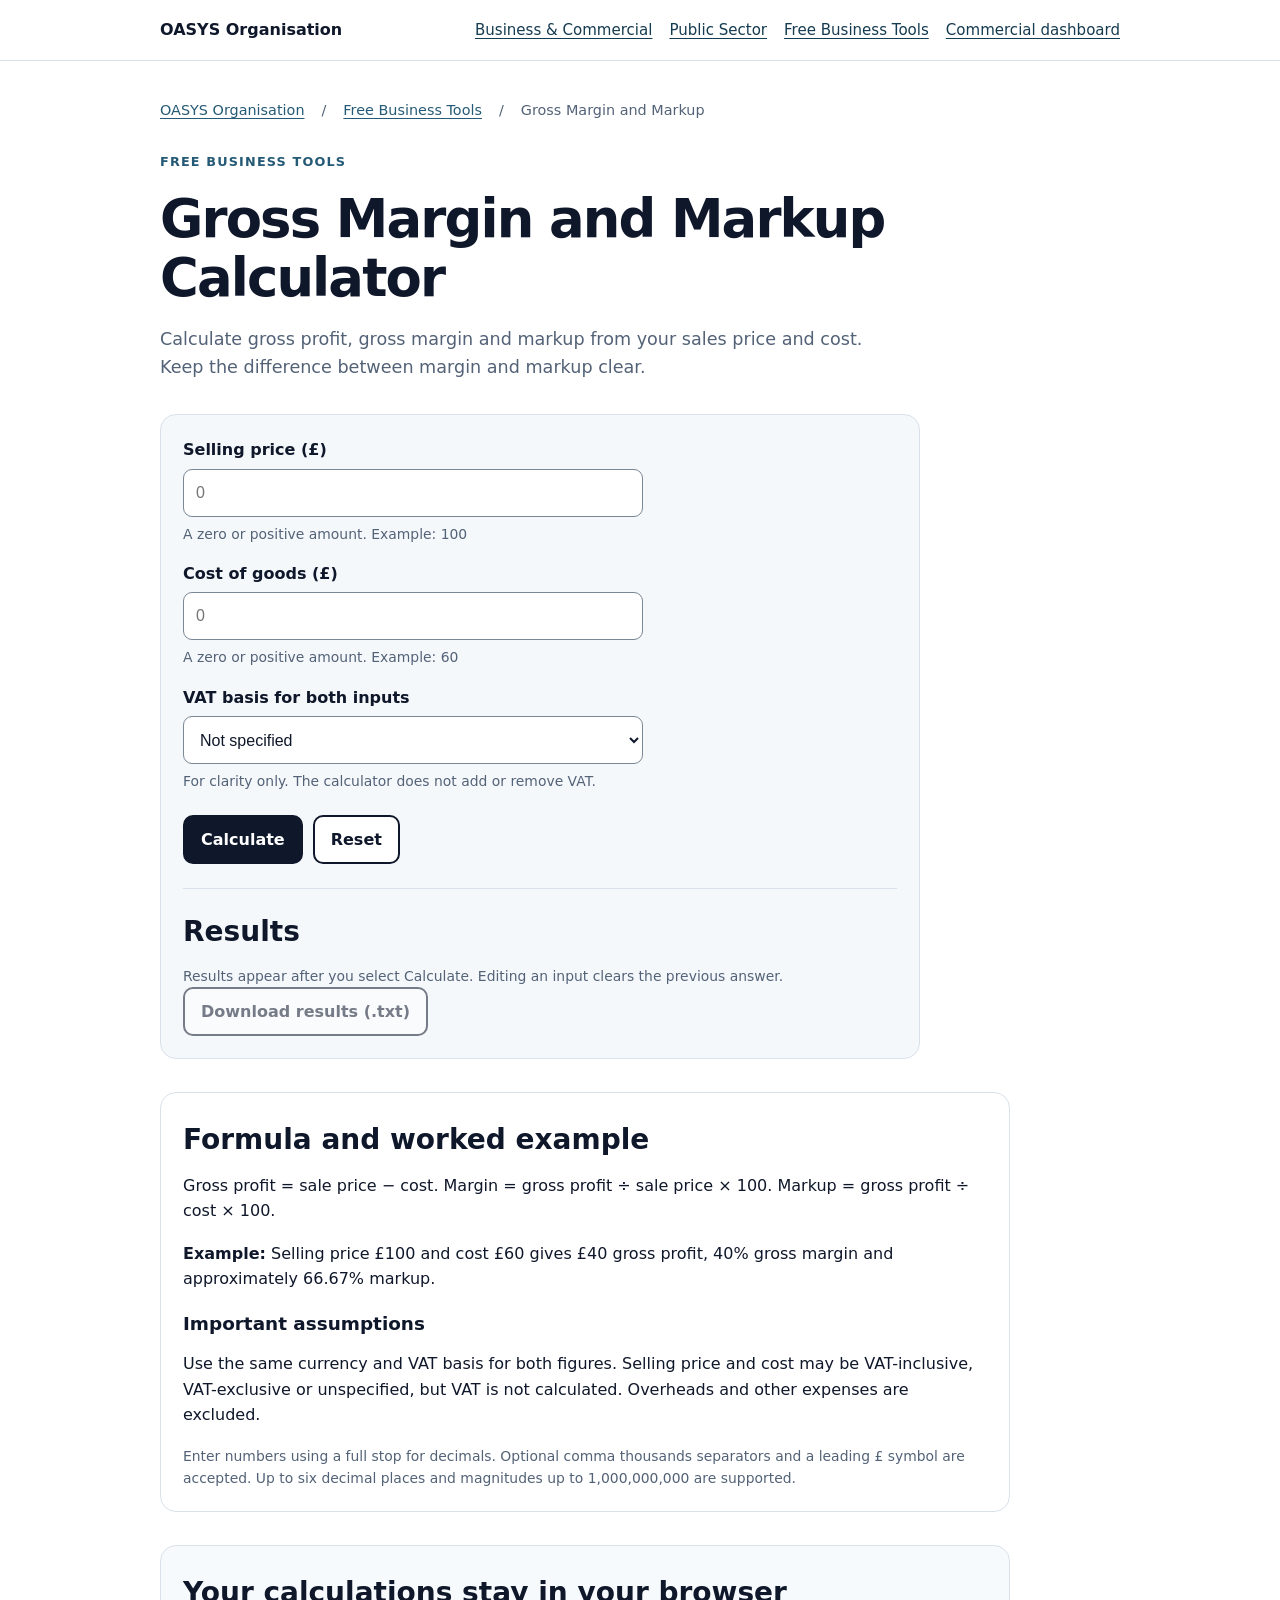
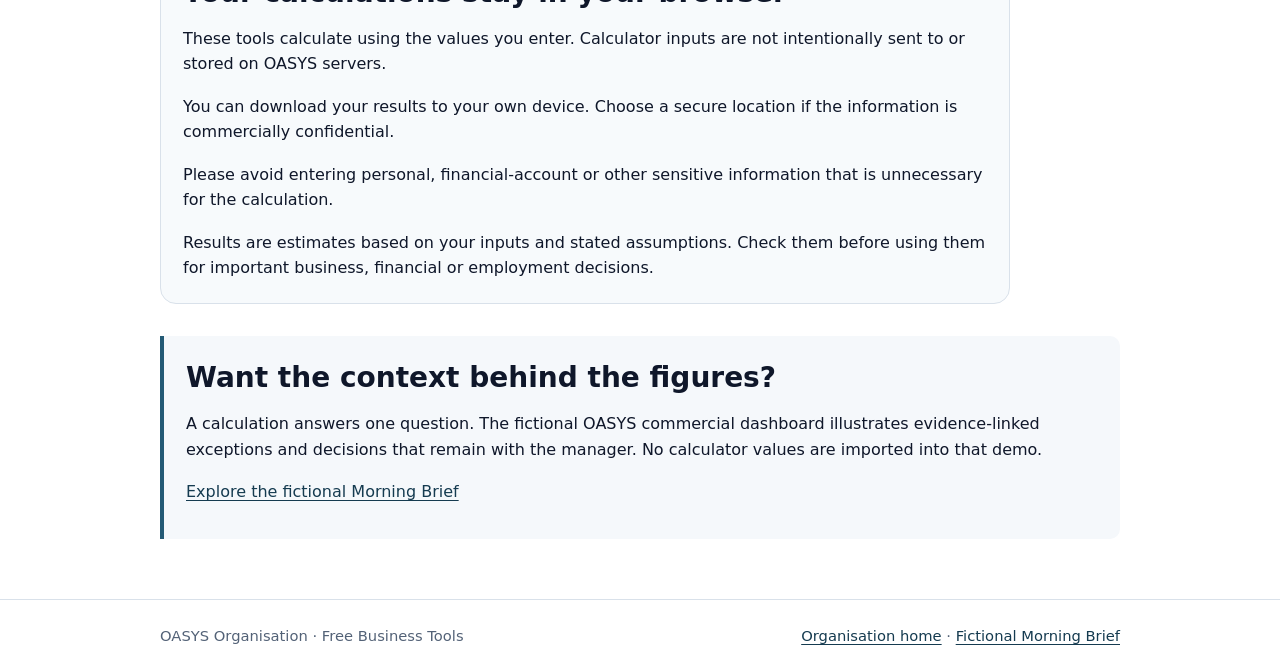
<file: business-tools/gross-margin-markup/index.html>
<!doctype html>
<html lang="en-GB">
<head>
<meta charset="utf-8">
<meta name="viewport" content="width=device-width, initial-scale=1">
<title>Gross Margin and Markup Calculator | OASYS Organisation</title>
<meta name="description" content="Calculate gross profit, gross margin and markup from your sales price and cost. Keep the difference between margin and markup clear.">
<meta name="robots" content="index,follow">
<link rel="canonical" href="https://organisation.oasys-cloud.com/business-tools/gross-margin-markup/">
<meta property="og:type" content="website">
<meta property="og:title" content="Gross Margin and Markup Calculator | OASYS Organisation">
<meta property="og:description" content="Calculate gross profit, gross margin and markup from your sales price and cost. Keep the difference between margin and markup clear.">
<meta property="og:url" content="https://organisation.oasys-cloud.com/business-tools/gross-margin-markup/">
<meta name="theme-color" content="#0f172a">
<link rel="stylesheet" href="../tools.css">
<script type="application/ld+json">[{"@context":"https://schema.org","@type":"WebPage","name":"Gross Margin and Markup Calculator | OASYS Organisation","url":"https://organisation.oasys-cloud.com/business-tools/gross-margin-markup/","description":"Calculate gross profit, gross margin and markup from your sales price and cost. Keep the difference between margin and markup clear."},{"@context":"https://schema.org","@type":"BreadcrumbList","itemListElement":[{"@type":"ListItem","position":1,"name":"OASYS Organisation","item":"https://organisation.oasys-cloud.com/"},{"@type":"ListItem","position":2,"name":"Free Business Tools","item":"https://organisation.oasys-cloud.com/business-tools/"},{"@type":"ListItem","position":3,"name":"Gross Margin and Markup","item":"https://organisation.oasys-cloud.com/business-tools/gross-margin-markup/"}]}]</script>
</head>
<body>
<a class="skip-link" href="#main">Skip to main content</a>
<header><div class="shell header-inner"><a class="brand" href="/">OASYS <strong>Organisation</strong></a><nav aria-label="Business tools navigation"><a href="/">Business &amp; Commercial</a><a href="/public-sector/">Public Sector</a><a href="/business-tools/" aria-label="Free Business Tools">Free Business Tools</a><a href="/#demo">Commercial dashboard</a></nav></div></header>
<main id="main" class="shell"><nav class="breadcrumbs" aria-label="Breadcrumb"><a href="/">OASYS Organisation</a> / <a href="/business-tools/">Free Business Tools</a> / <span aria-current="page">Gross Margin and Markup</span></nav><p class="eyebrow">Free Business Tools</p><h1>Gross Margin and Markup Calculator</h1><p class="intro">Calculate gross profit, gross margin and markup from your sales price and cost. Keep the difference between margin and markup clear.</p><section class="section calc-box" aria-label="Calculator"><form class="calculator-form" data-calculator="margin" action="#" method="get" novalidate autocomplete="off"><fieldset><legend class="sr-only">Enter the figures to calculate</legend><div class="field"><label for="sale">Selling price (£)</label><input id="sale" type="text" data-field="sale" data-label="Selling price (£)" inputmode="decimal" autocomplete="off" aria-describedby="sale-hint calculation-error" placeholder="0" required><p class="hint" id="sale-hint">A zero or positive amount. Example: 100</p></div>
<div class="field"><label for="cost">Cost of goods (£)</label><input id="cost" type="text" data-field="cost" data-label="Cost of goods (£)" inputmode="decimal" autocomplete="off" aria-describedby="cost-hint calculation-error" placeholder="0" required><p class="hint" id="cost-hint">A zero or positive amount. Example: 60</p></div><div class="field"><label for="vat-basis">VAT basis for both inputs</label><select id="vat-basis" aria-describedby="vat-hint"><option value="unspecified">Not specified</option><option value="exclusive">VAT-exclusive</option><option value="inclusive">VAT-inclusive</option></select><p class="hint" id="vat-hint">For clarity only. The calculator does not add or remove VAT.</p></div></fieldset><div class="actions"><button type="submit" data-action="calculate" disabled>Calculate</button><button type="reset" class="secondary">Reset</button></div><p id="calculation-error" class="error" role="alert"></p></form><div class="result-box"><h2>Results</h2><p class="hint">Results appear after you select Calculate. Editing an input clears the previous answer.</p><div id="calculation-results"></div><p id="calculation-status" class="sr-only" role="status" aria-live="polite" aria-atomic="true"></p><button type="button" class="secondary" id="download-results" disabled>Download results (.txt)</button></div><noscript><p><strong>Calculation unavailable:</strong> JavaScript is needed to calculate and download. The formula and worked example remain available below.</p></noscript></section><section class="explanation section"><h2>Formula and worked example</h2><p>Gross profit = sale price − cost. Margin = gross profit ÷ sale price × 100. Markup = gross profit ÷ cost × 100.</p><p><strong>Example:</strong> Selling price £100 and cost £60 gives £40 gross profit, 40% gross margin and approximately 66.67% markup.</p><h3>Important assumptions</h3><p>Use the same currency and VAT basis for both figures. Selling price and cost may be VAT-inclusive, VAT-exclusive or unspecified, but VAT is not calculated. Overheads and other expenses are excluded.</p><p class="hint">Enter numbers using a full stop for decimals. Optional comma thousands separators and a leading £ symbol are accepted. Up to six decimal places and magnitudes up to 1,000,000,000 are supported.</p></section><section class="privacy section" aria-labelledby="privacy-title"><h2 id="privacy-title">Your calculations stay in your browser</h2><p>These tools calculate using the values you enter. Calculator inputs are not intentionally sent to or stored on OASYS servers.</p><p>You can download your results to your own device. Choose a secure location if the information is commercially confidential.</p><p>Please avoid entering personal, financial-account or other sensitive information that is unnecessary for the calculation.</p><p>Results are estimates based on your inputs and stated assumptions. Check them before using them for important business, financial or employment decisions.</p></section><aside class="bridge"><h2>Want the context behind the figures?</h2><p>A calculation answers one question. The fictional OASYS commercial dashboard illustrates evidence-linked exceptions and decisions that remain with the manager. No calculator values are imported into that demo.</p><p><a href="/#demo">Explore the fictional Morning Brief</a></p></aside></main><script type="module" src="../calculator-ui.mjs"></script><footer><div class="shell"><span>OASYS Organisation · Free Business Tools</span><span><a href="/">Organisation home</a> · <a href="/#demo">Fictional Morning Brief</a></span></div></footer>
</body>
</html>
</file>
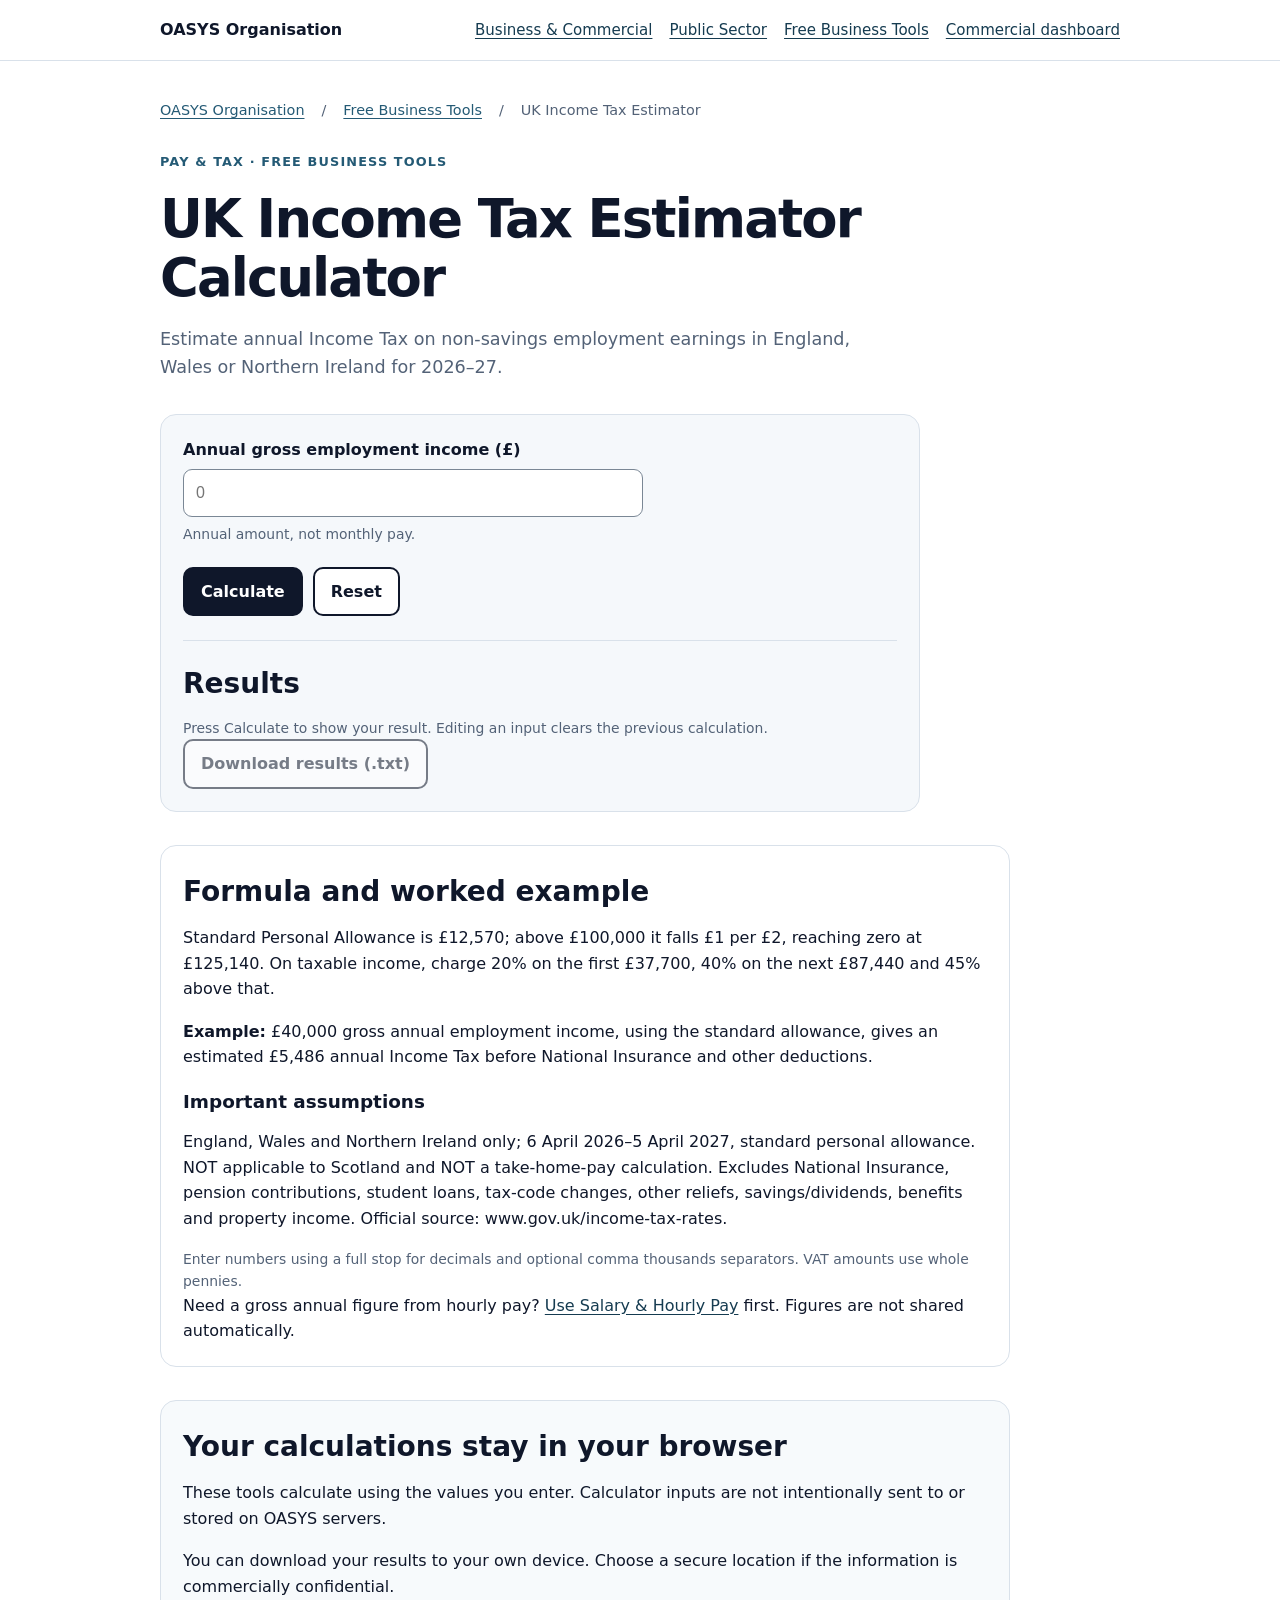
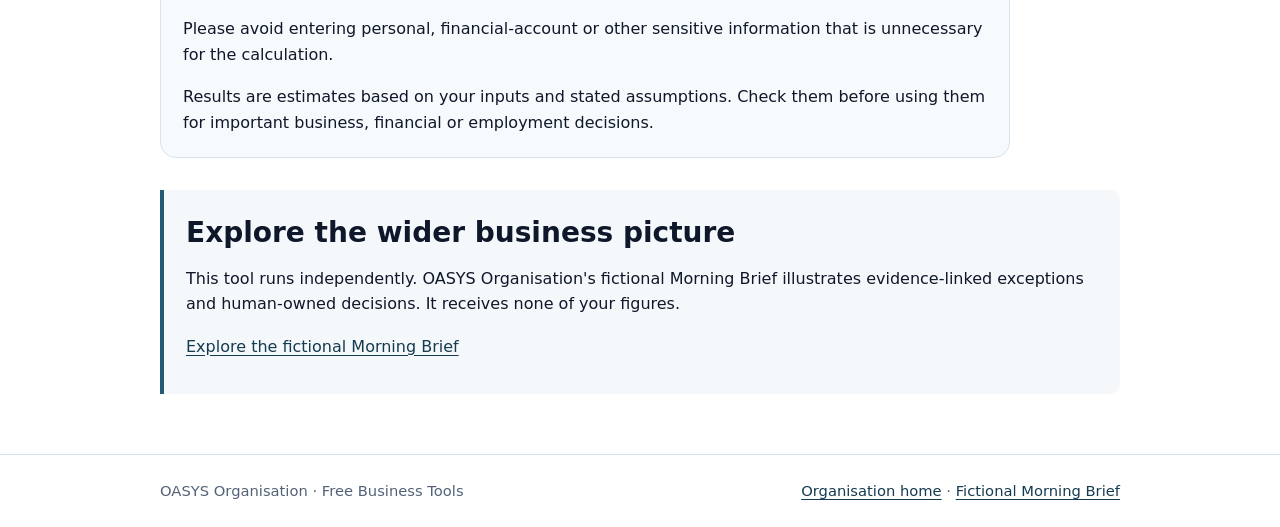
<file: business-tools/income-tax/index.html>
<!doctype html><html lang="en-GB"><head><meta charset="utf-8"><meta name="viewport" content="width=device-width, initial-scale=1"><title>UK Income Tax Estimator Calculator | OASYS Organisation</title><meta name="description" content="Estimate annual Income Tax on non-savings employment earnings in England, Wales or Northern Ireland for 2026–27."><meta name="robots" content="index,follow"><link rel="canonical" href="https://organisation.oasys-cloud.com/business-tools/income-tax/"><meta property="og:type" content="website"><meta property="og:title" content="UK Income Tax Estimator Calculator | OASYS Organisation"><meta property="og:description" content="Estimate annual Income Tax on non-savings employment earnings in England, Wales or Northern Ireland for 2026–27."><meta property="og:url" content="https://organisation.oasys-cloud.com/business-tools/income-tax/"><meta name="theme-color" content="#0f172a"><link rel="stylesheet" href="../tools.css"><script type="application/ld+json">[{"@context":"https://schema.org","@type":"WebPage","name":"UK Income Tax Estimator Calculator | OASYS Organisation","url":"https://organisation.oasys-cloud.com/business-tools/income-tax/","description":"Estimate annual Income Tax on non-savings employment earnings in England, Wales or Northern Ireland for 2026–27."},{"@context":"https://schema.org","@type":"BreadcrumbList","itemListElement":[{"@type":"ListItem","position":1,"name":"OASYS Organisation","item":"https://organisation.oasys-cloud.com/"},{"@type":"ListItem","position":2,"name":"Free Business Tools","item":"https://organisation.oasys-cloud.com/business-tools/"},{"@type":"ListItem","position":3,"name":"UK Income Tax Estimator","item":"https://organisation.oasys-cloud.com/business-tools/income-tax/"}]}]</script></head><body><a class="skip-link" href="#main">Skip to main content</a><header><div class="shell header-inner"><a class="brand" href="/">OASYS <strong>Organisation</strong></a><nav aria-label="Business tools navigation"><a href="/">Business &amp; Commercial</a><a href="/public-sector/">Public Sector</a><a href="/business-tools/">Free Business Tools</a><a href="/#demo">Commercial dashboard</a></nav></div></header><main id="main" class="shell"><nav class="breadcrumbs" aria-label="Breadcrumb"><a href="/">OASYS Organisation</a> / <a href="/business-tools/">Free Business Tools</a> / <span aria-current="page">UK Income Tax Estimator</span></nav><p class="eyebrow">Pay &amp; tax · Free Business Tools</p><h1>UK Income Tax Estimator Calculator</h1><p class="intro">Estimate annual Income Tax on non-savings employment earnings in England, Wales or Northern Ireland for 2026–27.</p><section class="section calc-box" aria-label="Calculator"><form class="calculator-form" data-calculator="income-tax" novalidate autocomplete="off"><fieldset><legend class="sr-only">Enter values to calculate</legend><div class="field"><label for="tax-annual">Annual gross employment income (£)</label><input id="tax-annual" type="text" data-field="tax-annual" data-label="Annual gross employment income (£)" inputmode="decimal" autocomplete="off" aria-describedby="tax-annual-hint calculation-error" placeholder="0" required><p id="tax-annual-hint" class="hint">Annual amount, not monthly pay.</p></div></fieldset><div class="actions"><button type="submit" data-action="calculate" disabled>Calculate</button><button type="reset" class="secondary">Reset</button></div><p id="calculation-error" class="error" role="alert"></p></form><div class="result-box"><h2>Results</h2><p class="hint">Press Calculate to show your result. Editing an input clears the previous calculation.</p><div id="calculation-results"></div><div id="calculation-chart"></div><p id="calculation-status" class="sr-only" role="status" aria-live="polite" aria-atomic="true"></p><button type="button" class="secondary" id="download-results" disabled>Download results (.txt)</button></div><noscript><p><strong>Calculation unavailable:</strong> JavaScript is required to calculate and download. The formula and worked example remain readable below.</p></noscript></section><section class="explanation section"><h2>Formula and worked example</h2><p>Standard Personal Allowance is £12,570; above £100,000 it falls £1 per £2, reaching zero at £125,140. On taxable income, charge 20% on the first £37,700, 40% on the next £87,440 and 45% above that.</p><p><strong>Example:</strong> £40,000 gross annual employment income, using the standard allowance, gives an estimated £5,486 annual Income Tax before National Insurance and other deductions.</p><h3>Important assumptions</h3><p>England, Wales and Northern Ireland only; 6 April 2026–5 April 2027, standard personal allowance. NOT applicable to Scotland and NOT a take-home-pay calculation. Excludes National Insurance, pension contributions, student loans, tax-code changes, other reliefs, savings/dividends, benefits and property income. Official source: www.gov.uk/income-tax-rates.</p><p class="hint">Enter numbers using a full stop for decimals and optional comma thousands separators. VAT amounts use whole pennies.</p><p>Need a gross annual figure from hourly pay? <a href="/business-tools/salary-hourly-pay/">Use Salary &amp; Hourly Pay</a> first. Figures are not shared automatically.</p></section><section class="privacy section" aria-labelledby="privacy-title"><h2 id="privacy-title">Your calculations stay in your browser</h2><p>These tools calculate using the values you enter. Calculator inputs are not intentionally sent to or stored on OASYS servers.</p><p>You can download your results to your own device. Choose a secure location if the information is commercially confidential.</p><p>Please avoid entering personal, financial-account or other sensitive information that is unnecessary for the calculation.</p><p>Results are estimates based on your inputs and stated assumptions. Check them before using them for important business, financial or employment decisions.</p></section><aside class="bridge"><h2>Explore the wider business picture</h2><p>This tool runs independently. OASYS Organisation's fictional Morning Brief illustrates evidence-linked exceptions and human-owned decisions. It receives none of your figures.</p><p><a href="/#demo">Explore the fictional Morning Brief</a></p></aside></main><script type="module" src="../calculator-ui.mjs"></script><footer><div class="shell"><span>OASYS Organisation · Free Business Tools</span><span><a href="/">Organisation home</a> · <a href="/#demo">Fictional Morning Brief</a></span></div></footer></body></html>
</file>
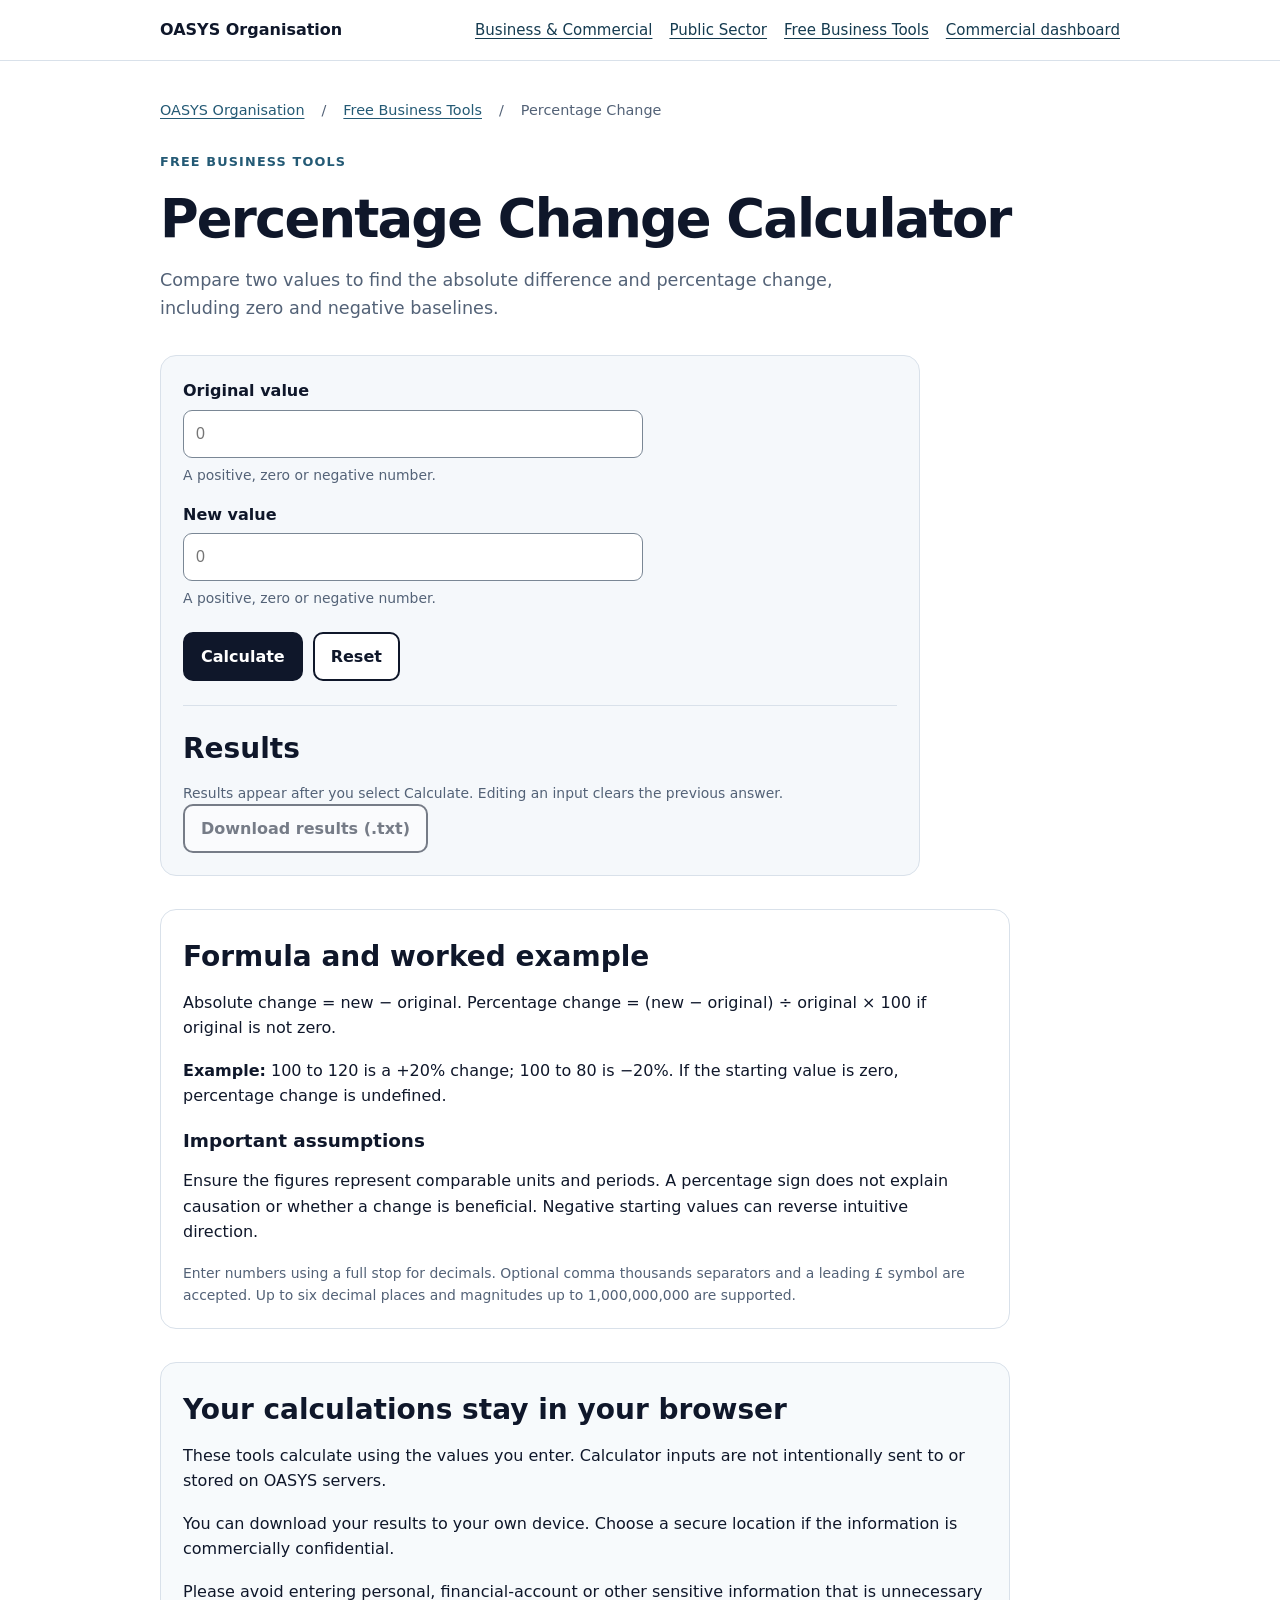
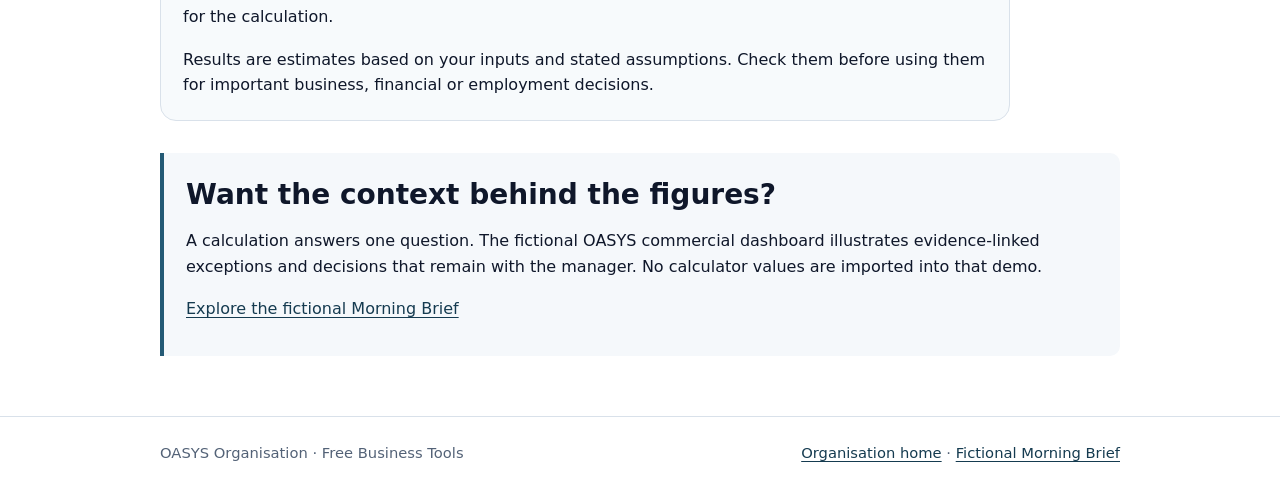
<file: business-tools/percentage-change/index.html>
<!doctype html>
<html lang="en-GB">
<head>
<meta charset="utf-8">
<meta name="viewport" content="width=device-width, initial-scale=1">
<title>Percentage Change Calculator | OASYS Organisation</title>
<meta name="description" content="Compare two values to find the absolute difference and percentage change, including zero and negative baselines.">
<meta name="robots" content="index,follow">
<link rel="canonical" href="https://organisation.oasys-cloud.com/business-tools/percentage-change/">
<meta property="og:type" content="website">
<meta property="og:title" content="Percentage Change Calculator | OASYS Organisation">
<meta property="og:description" content="Compare two values to find the absolute difference and percentage change, including zero and negative baselines.">
<meta property="og:url" content="https://organisation.oasys-cloud.com/business-tools/percentage-change/">
<meta name="theme-color" content="#0f172a">
<link rel="stylesheet" href="../tools.css">
<script type="application/ld+json">[{"@context":"https://schema.org","@type":"WebPage","name":"Percentage Change Calculator | OASYS Organisation","url":"https://organisation.oasys-cloud.com/business-tools/percentage-change/","description":"Compare two values to find the absolute difference and percentage change, including zero and negative baselines."},{"@context":"https://schema.org","@type":"BreadcrumbList","itemListElement":[{"@type":"ListItem","position":1,"name":"OASYS Organisation","item":"https://organisation.oasys-cloud.com/"},{"@type":"ListItem","position":2,"name":"Free Business Tools","item":"https://organisation.oasys-cloud.com/business-tools/"},{"@type":"ListItem","position":3,"name":"Percentage Change","item":"https://organisation.oasys-cloud.com/business-tools/percentage-change/"}]}]</script>
</head>
<body>
<a class="skip-link" href="#main">Skip to main content</a>
<header><div class="shell header-inner"><a class="brand" href="/">OASYS <strong>Organisation</strong></a><nav aria-label="Business tools navigation"><a href="/">Business &amp; Commercial</a><a href="/public-sector/">Public Sector</a><a href="/business-tools/" aria-label="Free Business Tools">Free Business Tools</a><a href="/#demo">Commercial dashboard</a></nav></div></header>
<main id="main" class="shell"><nav class="breadcrumbs" aria-label="Breadcrumb"><a href="/">OASYS Organisation</a> / <a href="/business-tools/">Free Business Tools</a> / <span aria-current="page">Percentage Change</span></nav><p class="eyebrow">Free Business Tools</p><h1>Percentage Change Calculator</h1><p class="intro">Compare two values to find the absolute difference and percentage change, including zero and negative baselines.</p><section class="section calc-box" aria-label="Calculator"><form class="calculator-form" data-calculator="percentage" action="#" method="get" novalidate autocomplete="off"><fieldset><legend class="sr-only">Enter the figures to calculate</legend><div class="field"><label for="previous">Original value</label><input id="previous" type="text" data-field="previous" data-label="Original value" data-allow-negative="true" inputmode="decimal" autocomplete="off" aria-describedby="previous-hint calculation-error" placeholder="0" required><p class="hint" id="previous-hint">A positive, zero or negative number.</p></div>
<div class="field"><label for="current">New value</label><input id="current" type="text" data-field="current" data-label="New value" data-allow-negative="true" inputmode="decimal" autocomplete="off" aria-describedby="current-hint calculation-error" placeholder="0" required><p class="hint" id="current-hint">A positive, zero or negative number.</p></div></fieldset><div class="actions"><button type="submit" data-action="calculate" disabled>Calculate</button><button type="reset" class="secondary">Reset</button></div><p id="calculation-error" class="error" role="alert"></p></form><div class="result-box"><h2>Results</h2><p class="hint">Results appear after you select Calculate. Editing an input clears the previous answer.</p><div id="calculation-results"></div><p id="calculation-status" class="sr-only" role="status" aria-live="polite" aria-atomic="true"></p><button type="button" class="secondary" id="download-results" disabled>Download results (.txt)</button></div><noscript><p><strong>Calculation unavailable:</strong> JavaScript is needed to calculate and download. The formula and worked example remain available below.</p></noscript></section><section class="explanation section"><h2>Formula and worked example</h2><p>Absolute change = new − original. Percentage change = (new − original) ÷ original × 100 if original is not zero.</p><p><strong>Example:</strong> 100 to 120 is a +20% change; 100 to 80 is −20%. If the starting value is zero, percentage change is undefined.</p><h3>Important assumptions</h3><p>Ensure the figures represent comparable units and periods. A percentage sign does not explain causation or whether a change is beneficial. Negative starting values can reverse intuitive direction.</p><p class="hint">Enter numbers using a full stop for decimals. Optional comma thousands separators and a leading £ symbol are accepted. Up to six decimal places and magnitudes up to 1,000,000,000 are supported.</p></section><section class="privacy section" aria-labelledby="privacy-title"><h2 id="privacy-title">Your calculations stay in your browser</h2><p>These tools calculate using the values you enter. Calculator inputs are not intentionally sent to or stored on OASYS servers.</p><p>You can download your results to your own device. Choose a secure location if the information is commercially confidential.</p><p>Please avoid entering personal, financial-account or other sensitive information that is unnecessary for the calculation.</p><p>Results are estimates based on your inputs and stated assumptions. Check them before using them for important business, financial or employment decisions.</p></section><aside class="bridge"><h2>Want the context behind the figures?</h2><p>A calculation answers one question. The fictional OASYS commercial dashboard illustrates evidence-linked exceptions and decisions that remain with the manager. No calculator values are imported into that demo.</p><p><a href="/#demo">Explore the fictional Morning Brief</a></p></aside></main><script type="module" src="../calculator-ui.mjs"></script><footer><div class="shell"><span>OASYS Organisation · Free Business Tools</span><span><a href="/">Organisation home</a> · <a href="/#demo">Fictional Morning Brief</a></span></div></footer>
</body>
</html>
</file>
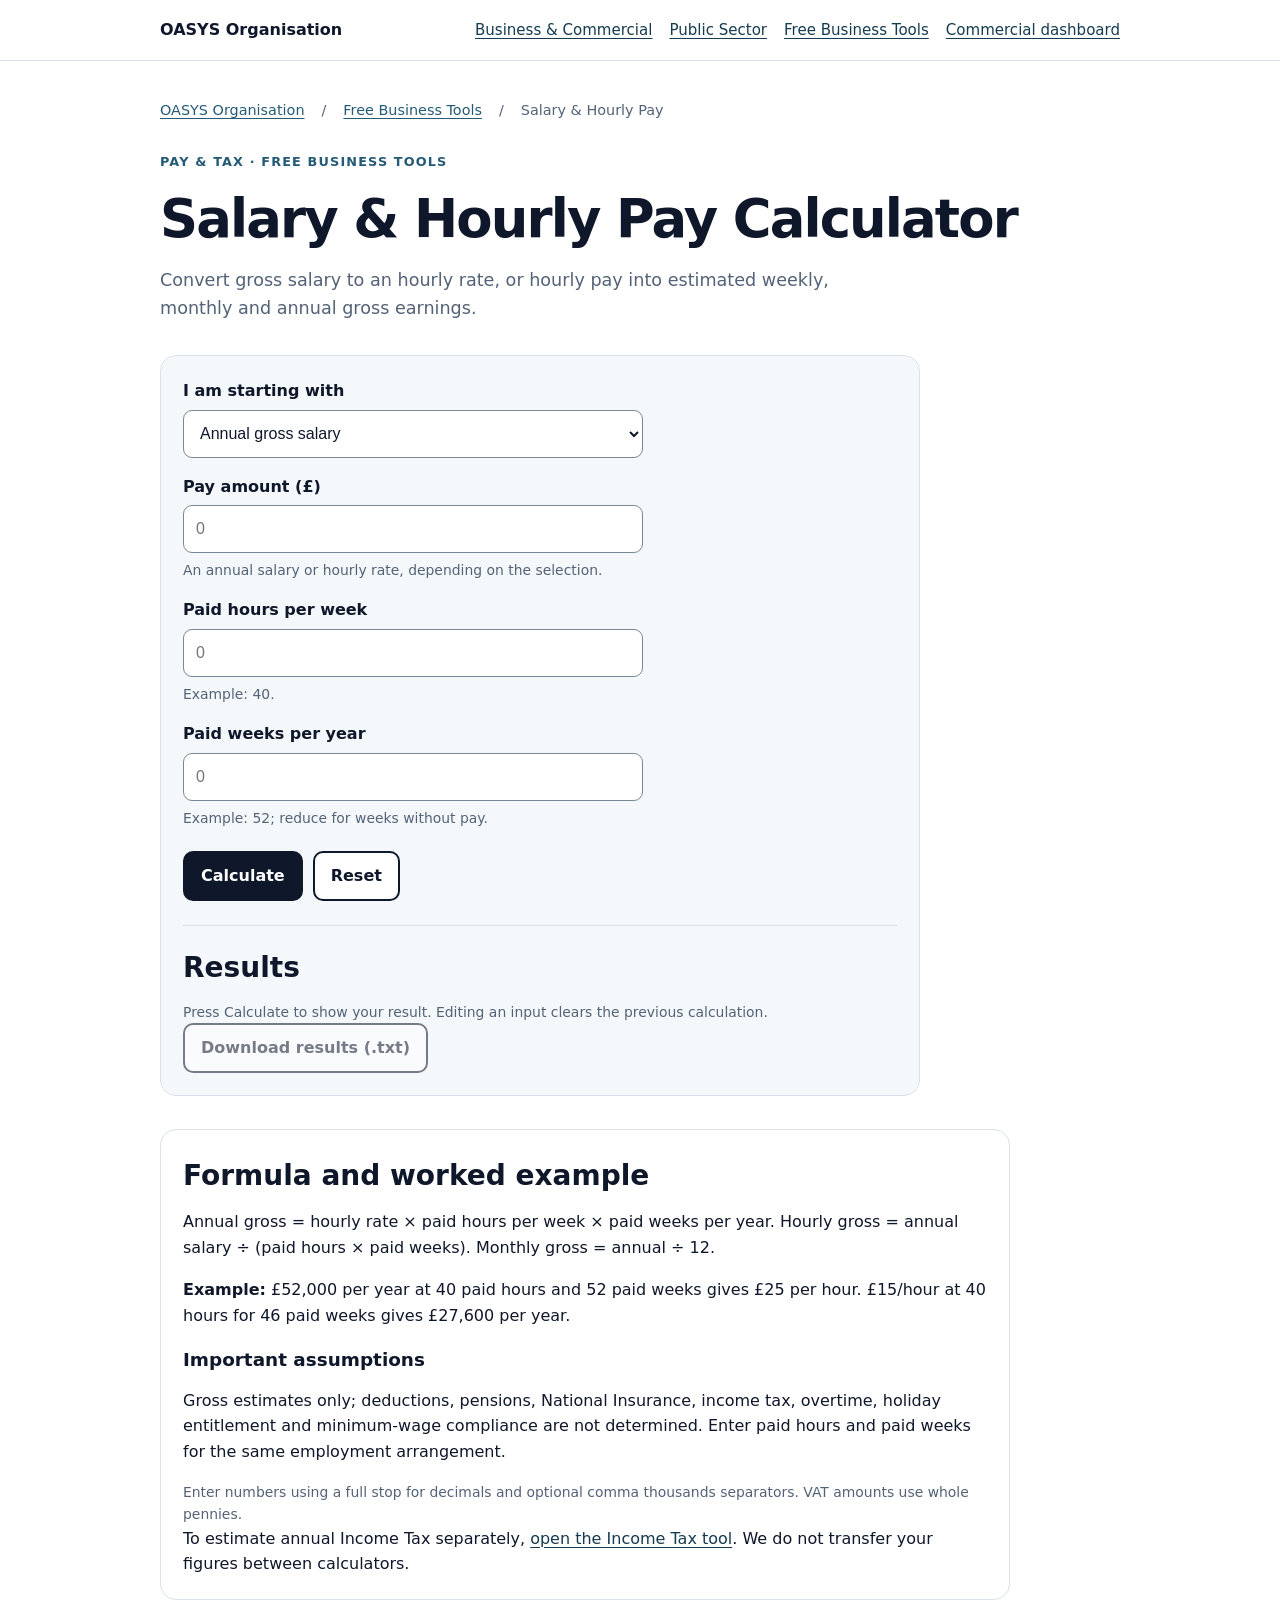
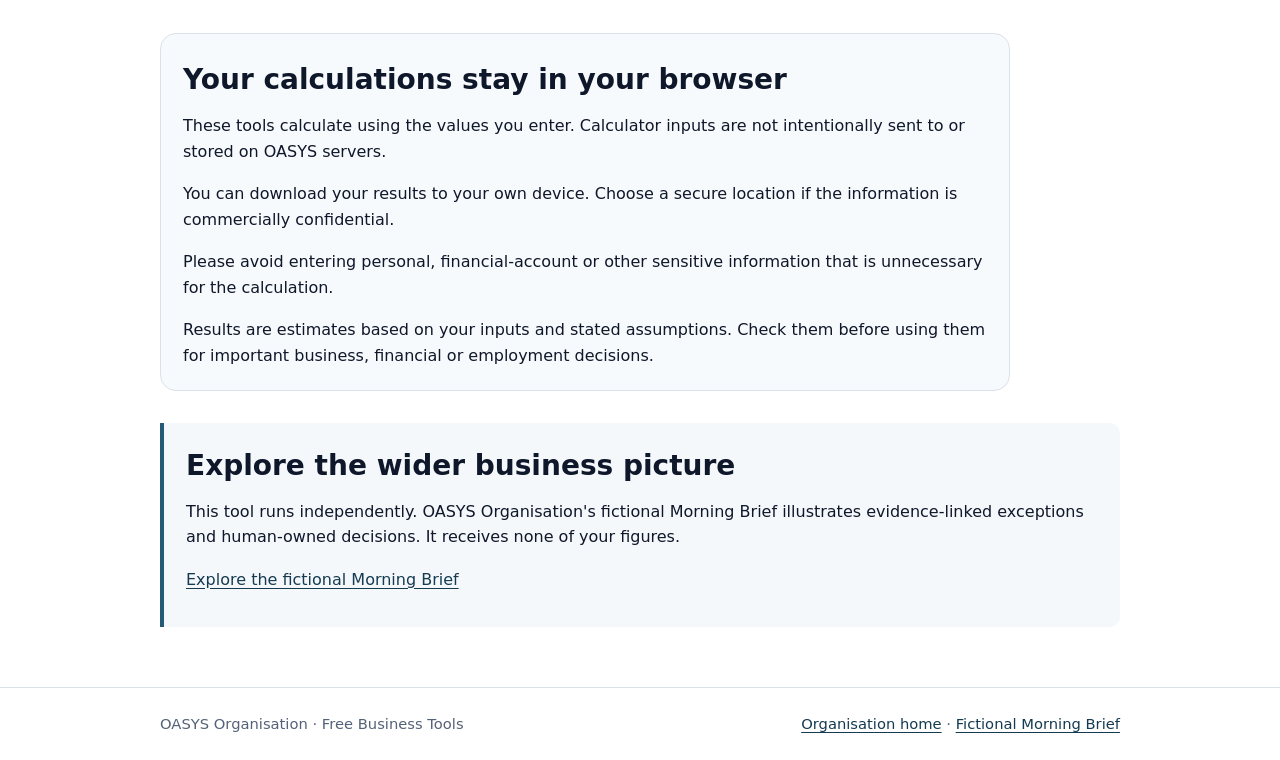
<file: business-tools/salary-hourly-pay/index.html>
<!doctype html><html lang="en-GB"><head><meta charset="utf-8"><meta name="viewport" content="width=device-width, initial-scale=1"><title>Salary &amp; Hourly Pay Calculator | OASYS Organisation</title><meta name="description" content="Convert gross salary to an hourly rate, or hourly pay into estimated weekly, monthly and annual gross earnings."><meta name="robots" content="index,follow"><link rel="canonical" href="https://organisation.oasys-cloud.com/business-tools/salary-hourly-pay/"><meta property="og:type" content="website"><meta property="og:title" content="Salary &amp; Hourly Pay Calculator | OASYS Organisation"><meta property="og:description" content="Convert gross salary to an hourly rate, or hourly pay into estimated weekly, monthly and annual gross earnings."><meta property="og:url" content="https://organisation.oasys-cloud.com/business-tools/salary-hourly-pay/"><meta name="theme-color" content="#0f172a"><link rel="stylesheet" href="../tools.css"><script type="application/ld+json">[{"@context":"https://schema.org","@type":"WebPage","name":"Salary & Hourly Pay Calculator | OASYS Organisation","url":"https://organisation.oasys-cloud.com/business-tools/salary-hourly-pay/","description":"Convert gross salary to an hourly rate, or hourly pay into estimated weekly, monthly and annual gross earnings."},{"@context":"https://schema.org","@type":"BreadcrumbList","itemListElement":[{"@type":"ListItem","position":1,"name":"OASYS Organisation","item":"https://organisation.oasys-cloud.com/"},{"@type":"ListItem","position":2,"name":"Free Business Tools","item":"https://organisation.oasys-cloud.com/business-tools/"},{"@type":"ListItem","position":3,"name":"Salary & Hourly Pay","item":"https://organisation.oasys-cloud.com/business-tools/salary-hourly-pay/"}]}]</script></head><body><a class="skip-link" href="#main">Skip to main content</a><header><div class="shell header-inner"><a class="brand" href="/">OASYS <strong>Organisation</strong></a><nav aria-label="Business tools navigation"><a href="/">Business &amp; Commercial</a><a href="/public-sector/">Public Sector</a><a href="/business-tools/">Free Business Tools</a><a href="/#demo">Commercial dashboard</a></nav></div></header><main id="main" class="shell"><nav class="breadcrumbs" aria-label="Breadcrumb"><a href="/">OASYS Organisation</a> / <a href="/business-tools/">Free Business Tools</a> / <span aria-current="page">Salary &amp; Hourly Pay</span></nav><p class="eyebrow">Pay &amp; tax · Free Business Tools</p><h1>Salary &amp; Hourly Pay Calculator</h1><p class="intro">Convert gross salary to an hourly rate, or hourly pay into estimated weekly, monthly and annual gross earnings.</p><section class="section calc-box" aria-label="Calculator"><form class="calculator-form" data-calculator="pay" novalidate autocomplete="off"><fieldset><legend class="sr-only">Enter values to calculate</legend><div class="field"><label for="pay-mode">I am starting with</label><select id="pay-mode"><option value="annual">Annual gross salary</option><option value="hourly">Hourly gross rate</option></select></div><div class="field"><label for="pay-amount">Pay amount (£)</label><input id="pay-amount" type="text" data-field="pay-amount" data-label="Pay amount (£)" inputmode="decimal" autocomplete="off" aria-describedby="pay-amount-hint calculation-error" placeholder="0" required><p id="pay-amount-hint" class="hint">An annual salary or hourly rate, depending on the selection.</p></div><div class="field"><label for="pay-hours">Paid hours per week</label><input id="pay-hours" type="text" data-field="pay-hours" data-label="Paid hours per week" inputmode="decimal" autocomplete="off" aria-describedby="pay-hours-hint calculation-error" placeholder="0" required><p id="pay-hours-hint" class="hint">Example: 40.</p></div><div class="field"><label for="pay-weeks">Paid weeks per year</label><input id="pay-weeks" type="text" data-field="pay-weeks" data-label="Paid weeks per year" inputmode="decimal" autocomplete="off" aria-describedby="pay-weeks-hint calculation-error" placeholder="0" required><p id="pay-weeks-hint" class="hint">Example: 52; reduce for weeks without pay.</p></div></fieldset><div class="actions"><button type="submit" data-action="calculate" disabled>Calculate</button><button type="reset" class="secondary">Reset</button></div><p id="calculation-error" class="error" role="alert"></p></form><div class="result-box"><h2>Results</h2><p class="hint">Press Calculate to show your result. Editing an input clears the previous calculation.</p><div id="calculation-results"></div><div id="calculation-chart"></div><p id="calculation-status" class="sr-only" role="status" aria-live="polite" aria-atomic="true"></p><button type="button" class="secondary" id="download-results" disabled>Download results (.txt)</button></div><noscript><p><strong>Calculation unavailable:</strong> JavaScript is required to calculate and download. The formula and worked example remain readable below.</p></noscript></section><section class="explanation section"><h2>Formula and worked example</h2><p>Annual gross = hourly rate × paid hours per week × paid weeks per year. Hourly gross = annual salary ÷ (paid hours × paid weeks). Monthly gross = annual ÷ 12.</p><p><strong>Example:</strong> £52,000 per year at 40 paid hours and 52 paid weeks gives £25 per hour. £15/hour at 40 hours for 46 paid weeks gives £27,600 per year.</p><h3>Important assumptions</h3><p>Gross estimates only; deductions, pensions, National Insurance, income tax, overtime, holiday entitlement and minimum-wage compliance are not determined. Enter paid hours and paid weeks for the same employment arrangement.</p><p class="hint">Enter numbers using a full stop for decimals and optional comma thousands separators. VAT amounts use whole pennies.</p><p>To estimate annual Income Tax separately, <a href="/business-tools/income-tax/">open the Income Tax tool</a>. We do not transfer your figures between calculators.</p></section><section class="privacy section" aria-labelledby="privacy-title"><h2 id="privacy-title">Your calculations stay in your browser</h2><p>These tools calculate using the values you enter. Calculator inputs are not intentionally sent to or stored on OASYS servers.</p><p>You can download your results to your own device. Choose a secure location if the information is commercially confidential.</p><p>Please avoid entering personal, financial-account or other sensitive information that is unnecessary for the calculation.</p><p>Results are estimates based on your inputs and stated assumptions. Check them before using them for important business, financial or employment decisions.</p></section><aside class="bridge"><h2>Explore the wider business picture</h2><p>This tool runs independently. OASYS Organisation's fictional Morning Brief illustrates evidence-linked exceptions and human-owned decisions. It receives none of your figures.</p><p><a href="/#demo">Explore the fictional Morning Brief</a></p></aside></main><script type="module" src="../calculator-ui.mjs"></script><footer><div class="shell"><span>OASYS Organisation · Free Business Tools</span><span><a href="/">Organisation home</a> · <a href="/#demo">Fictional Morning Brief</a></span></div></footer></body></html>
</file>
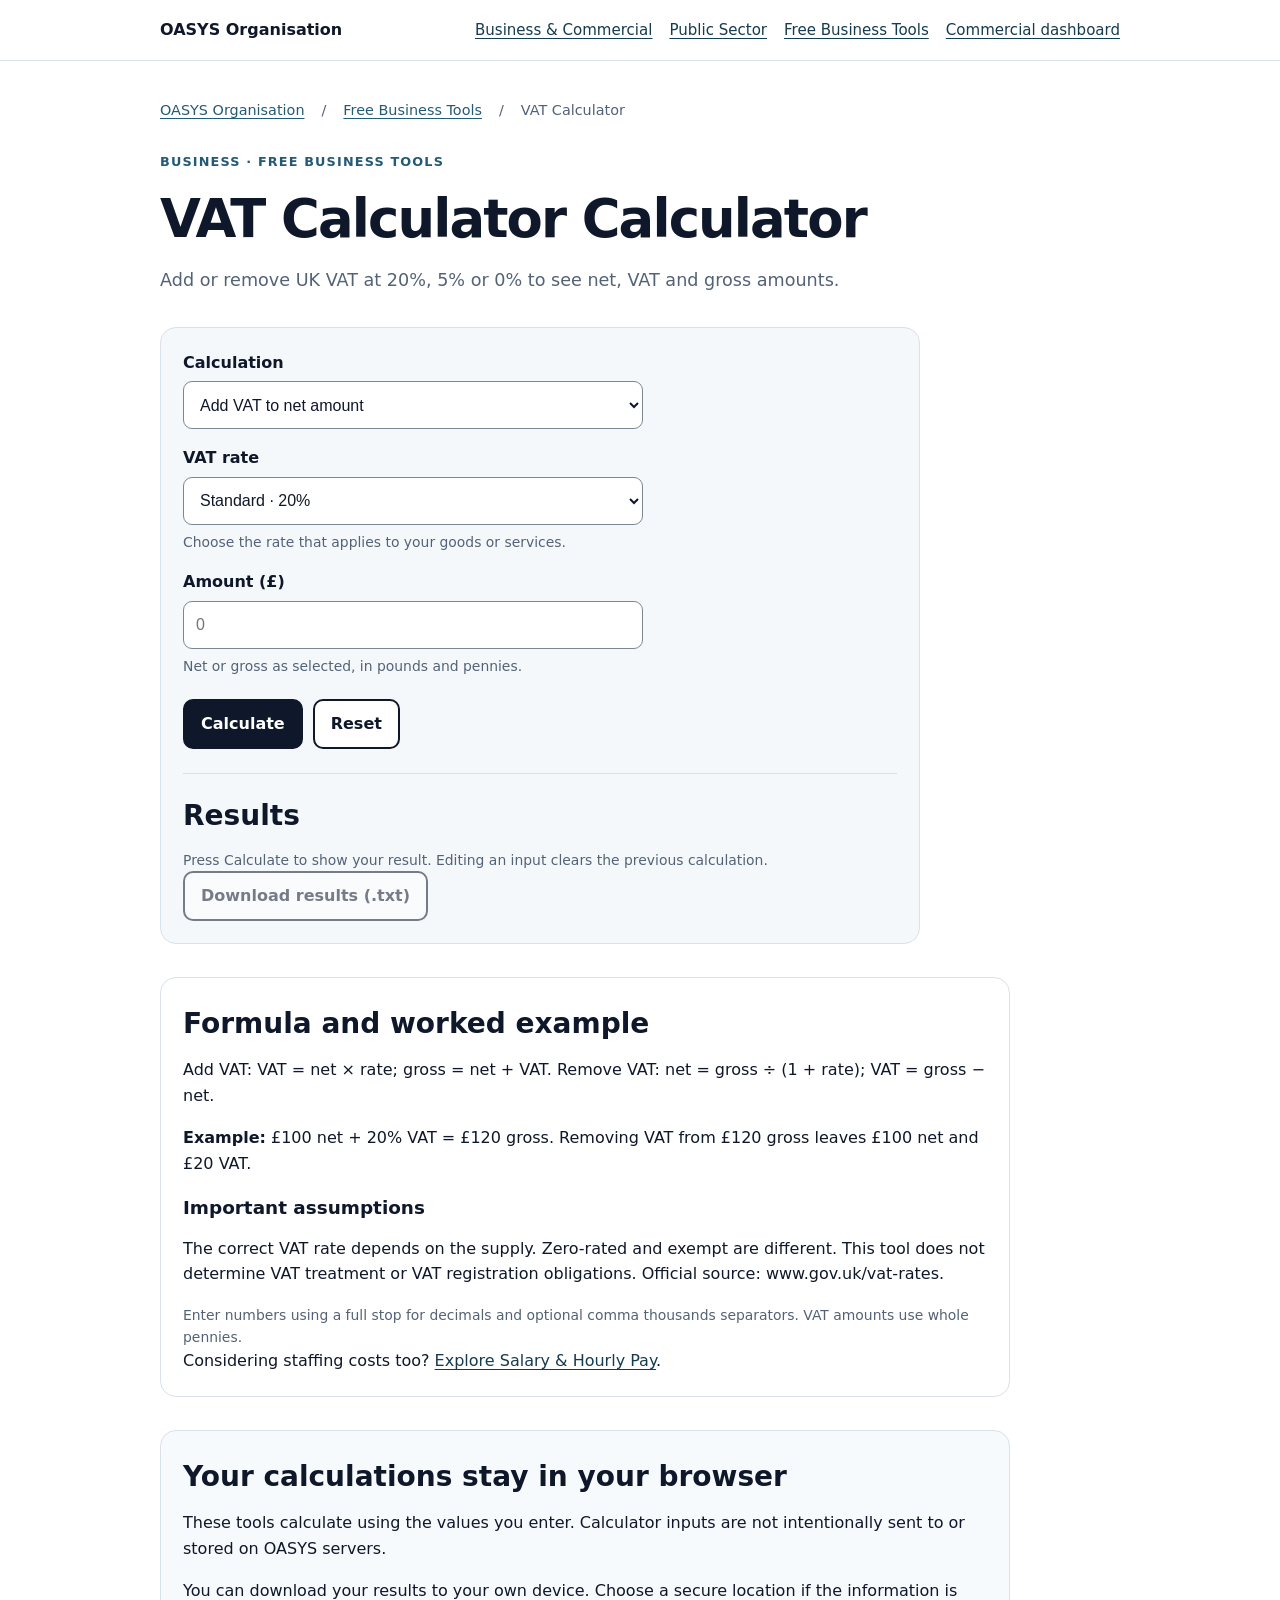
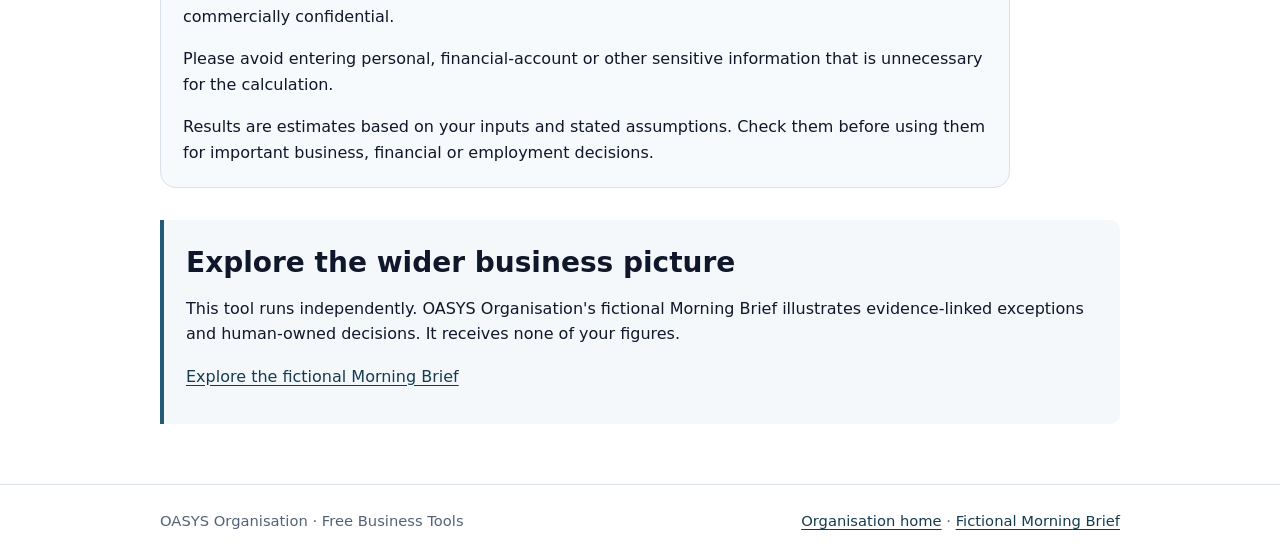
<file: business-tools/vat/index.html>
<!doctype html><html lang="en-GB"><head><meta charset="utf-8"><meta name="viewport" content="width=device-width, initial-scale=1"><title>VAT Calculator Calculator | OASYS Organisation</title><meta name="description" content="Add or remove UK VAT at 20%, 5% or 0% to see net, VAT and gross amounts."><meta name="robots" content="index,follow"><link rel="canonical" href="https://organisation.oasys-cloud.com/business-tools/vat/"><meta property="og:type" content="website"><meta property="og:title" content="VAT Calculator Calculator | OASYS Organisation"><meta property="og:description" content="Add or remove UK VAT at 20%, 5% or 0% to see net, VAT and gross amounts."><meta property="og:url" content="https://organisation.oasys-cloud.com/business-tools/vat/"><meta name="theme-color" content="#0f172a"><link rel="stylesheet" href="../tools.css"><script type="application/ld+json">[{"@context":"https://schema.org","@type":"WebPage","name":"VAT Calculator Calculator | OASYS Organisation","url":"https://organisation.oasys-cloud.com/business-tools/vat/","description":"Add or remove UK VAT at 20%, 5% or 0% to see net, VAT and gross amounts."},{"@context":"https://schema.org","@type":"BreadcrumbList","itemListElement":[{"@type":"ListItem","position":1,"name":"OASYS Organisation","item":"https://organisation.oasys-cloud.com/"},{"@type":"ListItem","position":2,"name":"Free Business Tools","item":"https://organisation.oasys-cloud.com/business-tools/"},{"@type":"ListItem","position":3,"name":"VAT Calculator","item":"https://organisation.oasys-cloud.com/business-tools/vat/"}]}]</script></head><body><a class="skip-link" href="#main">Skip to main content</a><header><div class="shell header-inner"><a class="brand" href="/">OASYS <strong>Organisation</strong></a><nav aria-label="Business tools navigation"><a href="/">Business &amp; Commercial</a><a href="/public-sector/">Public Sector</a><a href="/business-tools/">Free Business Tools</a><a href="/#demo">Commercial dashboard</a></nav></div></header><main id="main" class="shell"><nav class="breadcrumbs" aria-label="Breadcrumb"><a href="/">OASYS Organisation</a> / <a href="/business-tools/">Free Business Tools</a> / <span aria-current="page">VAT Calculator</span></nav><p class="eyebrow">Business · Free Business Tools</p><h1>VAT Calculator Calculator</h1><p class="intro">Add or remove UK VAT at 20%, 5% or 0% to see net, VAT and gross amounts.</p><section class="section calc-box" aria-label="Calculator"><form class="calculator-form" data-calculator="vat" novalidate autocomplete="off"><fieldset><legend class="sr-only">Enter values to calculate</legend><div class="field"><label for="vat-direction">Calculation</label><select id="vat-direction"><option value="add">Add VAT to net amount</option><option value="remove">Remove VAT from gross amount</option></select></div><div class="field"><label for="vat-rate">VAT rate</label><select id="vat-rate"><option value="20">Standard · 20%</option><option value="5">Reduced · 5%</option><option value="0">Zero-rated · 0%</option></select><p class="hint">Choose the rate that applies to your goods or services.</p></div><div class="field"><label for="vat-amount">Amount (£)</label><input id="vat-amount" type="text" data-field="vat-amount" data-label="Amount (£)" inputmode="decimal" autocomplete="off" aria-describedby="vat-amount-hint calculation-error" placeholder="0" required><p id="vat-amount-hint" class="hint">Net or gross as selected, in pounds and pennies.</p></div></fieldset><div class="actions"><button type="submit" data-action="calculate" disabled>Calculate</button><button type="reset" class="secondary">Reset</button></div><p id="calculation-error" class="error" role="alert"></p></form><div class="result-box"><h2>Results</h2><p class="hint">Press Calculate to show your result. Editing an input clears the previous calculation.</p><div id="calculation-results"></div><div id="calculation-chart"></div><p id="calculation-status" class="sr-only" role="status" aria-live="polite" aria-atomic="true"></p><button type="button" class="secondary" id="download-results" disabled>Download results (.txt)</button></div><noscript><p><strong>Calculation unavailable:</strong> JavaScript is required to calculate and download. The formula and worked example remain readable below.</p></noscript></section><section class="explanation section"><h2>Formula and worked example</h2><p>Add VAT: VAT = net × rate; gross = net + VAT. Remove VAT: net = gross ÷ (1 + rate); VAT = gross − net.</p><p><strong>Example:</strong> £100 net + 20% VAT = £120 gross. Removing VAT from £120 gross leaves £100 net and £20 VAT.</p><h3>Important assumptions</h3><p>The correct VAT rate depends on the supply. Zero-rated and exempt are different. This tool does not determine VAT treatment or VAT registration obligations. Official source: www.gov.uk/vat-rates.</p><p class="hint">Enter numbers using a full stop for decimals and optional comma thousands separators. VAT amounts use whole pennies.</p><p>Considering staffing costs too? <a href="/business-tools/salary-hourly-pay/">Explore Salary &amp; Hourly Pay</a>.</p></section><section class="privacy section" aria-labelledby="privacy-title"><h2 id="privacy-title">Your calculations stay in your browser</h2><p>These tools calculate using the values you enter. Calculator inputs are not intentionally sent to or stored on OASYS servers.</p><p>You can download your results to your own device. Choose a secure location if the information is commercially confidential.</p><p>Please avoid entering personal, financial-account or other sensitive information that is unnecessary for the calculation.</p><p>Results are estimates based on your inputs and stated assumptions. Check them before using them for important business, financial or employment decisions.</p></section><aside class="bridge"><h2>Explore the wider business picture</h2><p>This tool runs independently. OASYS Organisation's fictional Morning Brief illustrates evidence-linked exceptions and human-owned decisions. It receives none of your figures.</p><p><a href="/#demo">Explore the fictional Morning Brief</a></p></aside></main><script type="module" src="../calculator-ui.mjs"></script><footer><div class="shell"><span>OASYS Organisation · Free Business Tools</span><span><a href="/">Organisation home</a> · <a href="/#demo">Fictional Morning Brief</a></span></div></footer></body></html>
</file>
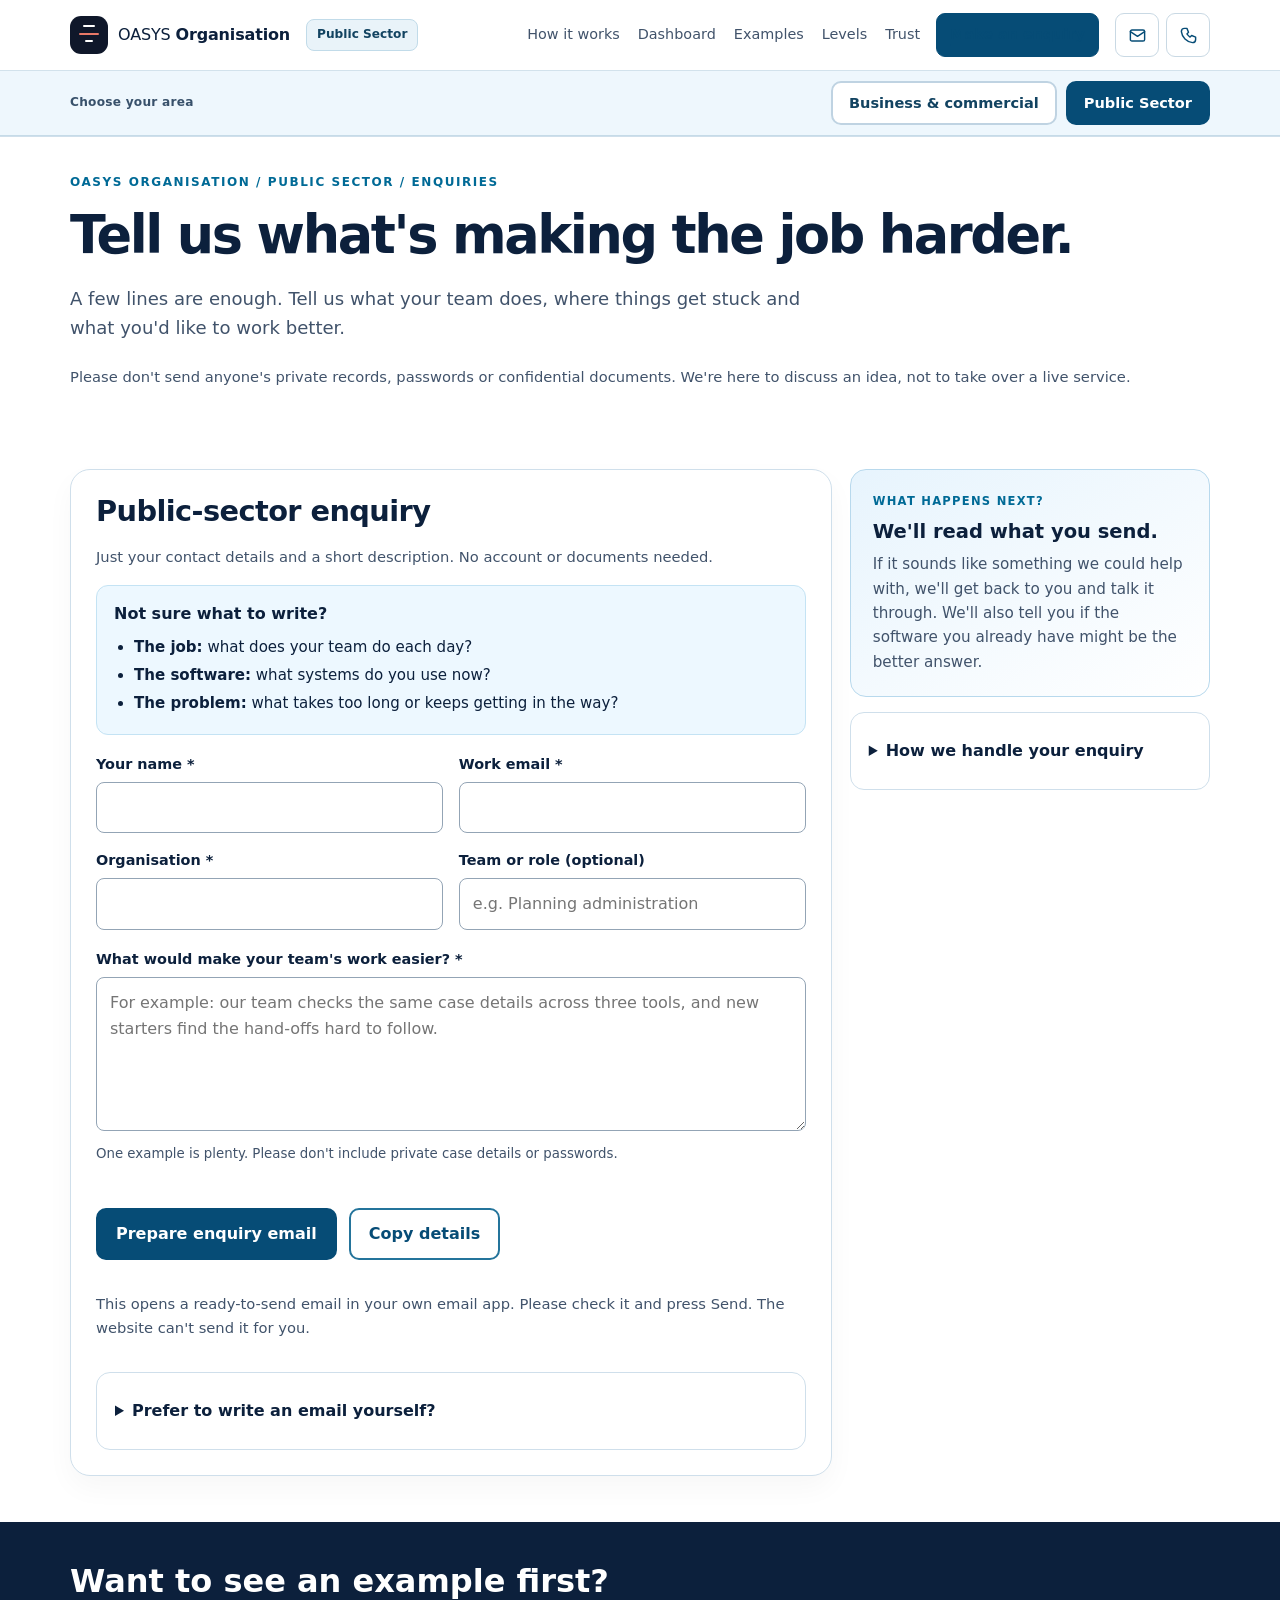
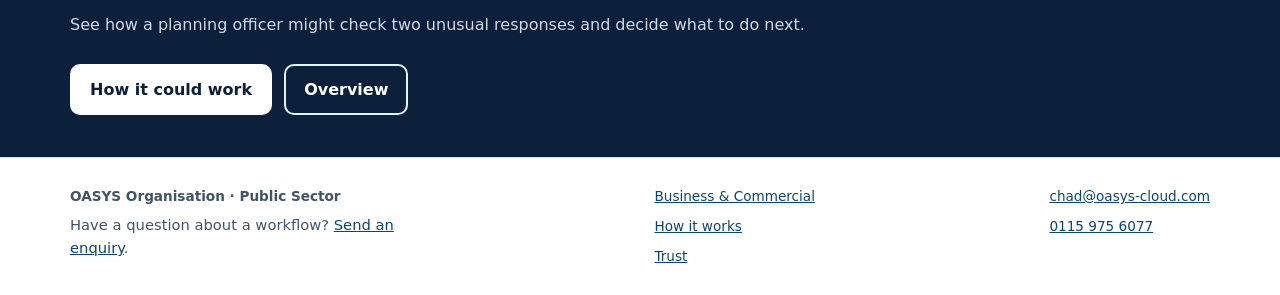
<file: public-sector/enquire/index.html>
<!doctype html>
<html lang="en-GB">
<head>
  <meta charset="utf-8"><meta name="viewport" content="width=device-width,initial-scale=1">
  <title>Public Sector Enquiry | OASYS Organisation</title>
  <meta name="description" content="Talk to OASYS Organisation about one public-sector workflow. Early-stage concept and design-partner discovery: no citizen records or sensitive information required.">
  <meta name="robots" content="index,follow">
  <link rel="canonical" href="https://organisation.oasys-cloud.com/public-sector/enquire/">
  <meta property="og:type" content="website"><meta property="og:title" content="Discuss a public-sector workflow | OASYS Organisation">
  <meta property="og:description" content="Explore whether a role-specific, evidence-linked working view could address a real workflow challenge.">
  <meta property="og:url" content="https://organisation.oasys-cloud.com/public-sector/enquire/">
  <meta name="theme-color" content="#0f172a"><link rel="stylesheet" href="../public-sector.css?v=20261110-dashboard-unity1">
  <script src="copy-enquiry.js" defer></script>
  <link rel="stylesheet" href="/offering-nav.css?v=20261103-email-panel-1">
  
</head>
<body>
<a class="skip-link" href="#main">Skip to main content</a>
<header class="ps-header"><div class="ps-shell ps-topbar">
  <a class="brand ps-logo" href="/" aria-label="OASYS Organisation home"><span class="brand-mark" aria-hidden="true"><span></span><span></span><span></span></span><span class="brand-word">OASYS <strong>Organisation</strong></span></a>
  <span class="oasys-section-tag">Public Sector</span>
  <nav class="ps-nav" aria-label="Public Sector navigation">
    <a href="/public-sector/how-it-works/">How it works</a>
    <a href="/public-sector/#dashboard">Dashboard</a>
    <a href="/public-sector/#examples">Examples</a>
    <a href="/public-sector/#levels">Levels</a>
    <a href="/public-sector/#trust">Trust</a>
    <a class="ps-nav-cta" href="/public-sector/enquire/" aria-current="page">Make an enquiry</a>
  </nav>
  <div class="oasys-contact-actions" aria-label="Contact OASYS Organisation"><details class="oasys-phone-menu oasys-email-menu">
  <summary aria-label="Show OASYS email address" title="Show email address"><svg aria-hidden="true" viewBox="0 0 24 24" width="19" height="19" fill="none" stroke="currentColor" stroke-width="1.8" stroke-linecap="round" stroke-linejoin="round"><rect x="3" y="5" width="18" height="14" rx="2"/><path d="m3 7 9 6 9-6"/></svg><span class="oasys-phone-hover" aria-hidden="true">chad@oasys-cloud.com</span></summary>
  <div class="oasys-phone-panel oasys-email-panel"><strong>chad@oasys-cloud.com</strong><p>Email us using your preferred email service, or use the link below if your device has an email app configured.</p><a href="mailto:chad@oasys-cloud.com">Email from this device</a></div>
</details><details class="oasys-phone-menu">
  <summary aria-label="Show OASYS telephone number" title="Show telephone number"><svg aria-hidden="true" viewBox="0 0 24 24" width="19" height="19" fill="none" stroke="currentColor" stroke-width="1.8" stroke-linecap="round" stroke-linejoin="round"><path d="M7 3h3l2 5-2 2a15 15 0 0 0 4 4l2-2 5 2v3a4 4 0 0 1-4 4A16 16 0 0 1 3 7a4 4 0 0 1 4-4Z"/></svg><span class="oasys-phone-hover" aria-hidden="true">0115 975 6077</span></summary>
  <div class="oasys-phone-panel"><strong>0115 975 6077</strong><p>Call us using your phone, or use the link below if your device supports calling.</p><a href="tel:+441159756077">Call from this device</a></div>
</details></div>
</div><div class="offering-band"><div class="ps-shell offering-switch-wrap">
  <span class="offering-caption">Choose your area</span>
  <nav class="offering-switch" aria-label="Choose OASYS Organisation offering">
    <a class="offering-choice" href="/">Business &amp; commercial</a>
    <a class="offering-choice is-current" href="/public-sector/" aria-current="true">Public Sector</a>
  </nav>
</div></div></header>
<main id="main">
<section class="ps-shell ps-pageintro">
  <p class="ps-eyebrow">OASYS Organisation / Public Sector / Enquiries</p>
  <h1>Tell us what's making the job harder.</h1>
  <p class="ps-lead">A few lines are enough. Tell us what your team does, where things get stuck and what you'd like to work better.</p>
  <p class="ps-quiet">Please don't send anyone's private records, passwords or confidential documents. We're here to discuss an idea, not to take over a live service.</p>
</section>
<section class="ps-shell ps-section ps-enquiry-section" aria-labelledby="enquiry-heading">
  <div class="ps-enquiry-new">
    <div class="ps-panel ps-enquiry-primary">
      <h2 id="enquiry-heading">Public-sector enquiry</h2>
      <p class="ps-quiet">Just your contact details and a short description. No account or documents needed.</p>
      <div class="ps-guidance">
        <strong>Not sure what to write?</strong>
        <ul>
          <li><strong>The job:</strong> what does your team do each day?</li>
          <li><strong>The software:</strong> what systems do you use now?</li>
          <li><strong>The problem:</strong> what takes too long or keeps getting in the way?</li>
        </ul>
      </div>
      <form id="psEnquiryForm" class="ps-form" novalidate>
        <div class="ps-fields">
          <div class="ps-field"><label for="psName">Your name *</label><input id="psName" name="name" autocomplete="name" maxlength="100" required></div>
          <div class="ps-field"><label for="psWorkEmail">Work email *</label><input id="psWorkEmail" name="email" type="email" autocomplete="email" maxlength="180" required></div>
          <div class="ps-field"><label for="psOrganisation">Organisation *</label><input id="psOrganisation" name="organisation" autocomplete="organization" maxlength="140" required></div>
          <div class="ps-field"><label for="psDepartment">Team or role (optional)</label><input id="psDepartment" name="department" autocomplete="organization-title" maxlength="140" placeholder="e.g. Planning administration"></div>
        </div>
        <div class="ps-field"><label for="psChallenge">What would make your team's work easier? *</label><textarea id="psChallenge" name="challenge" maxlength="1000" rows="5" required placeholder="For example: our team checks the same case details across three tools, and new starters find the hand-offs hard to follow."></textarea><small>One example is plenty. Please don't include private case details or passwords.</small></div>
        <div class="ps-actions">
          <button id="psEnquiryPrepare" class="ps-button" type="submit" hidden>Prepare enquiry email</button>
          <button id="psEnquiryCopy" class="ps-button ps-button-outline" type="button" hidden>Copy details</button>
        </div>
        <p class="ps-quiet" id="psEnquiryStatus" role="status" aria-live="polite">This opens a ready-to-send email in your own email app. Please check it and press Send. The website can't send it for you.</p>
        <div id="psEnquiryManual" class="ps-field" hidden><label for="psEnquiryManualText">Copy into your email service</label><textarea id="psEnquiryManualText" readonly rows="7"></textarea></div>
      </form>
      <details class="ps-contact-alternative">
        <summary>Prefer to write an email yourself?</summary>
        <p>You can write directly to <a href="mailto:chad@oasys-cloud.com?subject=%5BPublic%20Sector%5D%20OASYS%20discovery%20enquiry">chad@oasys-cloud.com</a> and describe the work you'd like to improve. We're using our existing business address while the separate Organisation inbox is being set up.</p>
      </details>
    </div>
    <aside class="ps-enquiry-aside">
      <div class="ps-card ps-next-box">
        <span class="ps-kicker">What happens next?</span>
        <h3>We'll read what you send.</h3>
        <p>If it sounds like something we could help with, we'll get back to you and talk it through. We'll also tell you if the software you already have might be the better answer.</p>
      </div>
      <details class="ps-contact-alternative ps-enquiry-privacy" id="enquiry-privacy">
        <summary>How we handle your enquiry</summary>
        <p>When you choose to send an email, it goes from your email service to the existing OASYS business mailbox. This webpage doesn't save what you type or send it to a website server.</p>
        <p>We'll use your name, work email, organisation and description to read and reply to your question, and arrange a conversation if you want one. We won't put you on a marketing mailing list just for getting in touch.</p>
        <p>People responsible for OASYS enquiries, and the email services involved, may handle your message. We'll keep it only for as long as needed to manage the conversation and any business record-keeping requirements. We haven't set a fixed retention period for these early enquiries yet.</p>
        <p>To ask about your information, correct something or request deletion, use the direct email address above. Please avoid sending residents' details, patient records, passwords or confidential documents.</p>
        <p class="ps-quiet">This is a practical explanation of how the current email enquiry works, not a claim that a full website submission system has been implemented. Formal privacy details must be finalised before any replacement hosted form is launched.</p>
      </details>
    </aside>
  </div>
</section>
<section class="ps-corner"><div class="ps-shell">
  <h2>Want to see an example first?</h2>
  <p>See how a planning officer might check two unusual responses and decide what to do next.</p>
  <div class="ps-actions"><a class="ps-button" href="/public-sector/how-it-works/">How it could work</a><a class="ps-button ps-button-outline" href="/public-sector/">Overview</a></div>
</div></section>
</main>
<footer class="ps-footer"><div class="ps-shell ps-footline">
  <div><strong>OASYS Organisation · Public Sector</strong><p class="ps-quiet">Have a question about a workflow? <a href="/public-sector/enquire/">Send an enquiry</a>.</p></div>
  <div class="ps-footer-links"><a href="/">Business &amp; Commercial</a><a href="/public-sector/how-it-works/">How it works</a><a href="/public-sector/#trust">Trust</a></div>
  <div class="ps-footer-contact"><a href="mailto:chad@oasys-cloud.com">chad@oasys-cloud.com</a><a href="tel:+441159756077">0115 975 6077</a></div>
</div></footer>
</body>
</html>
</file>
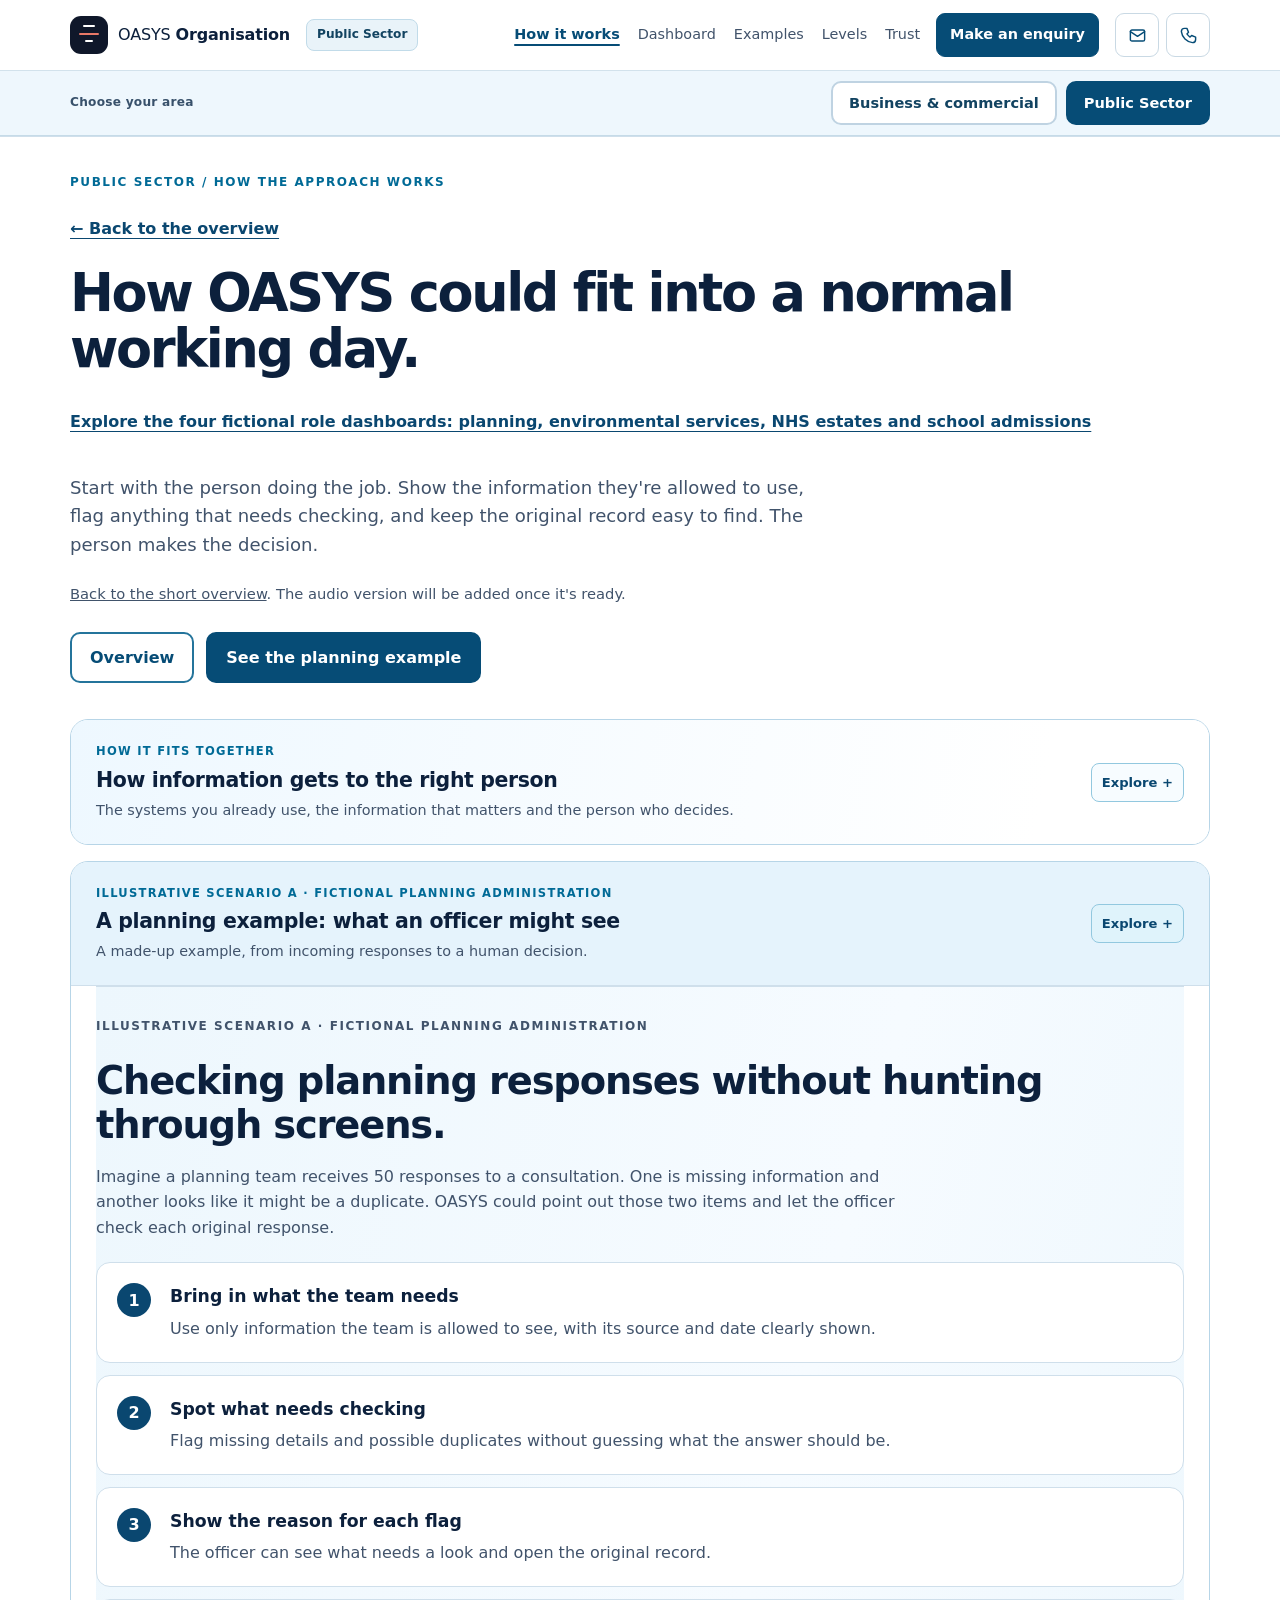
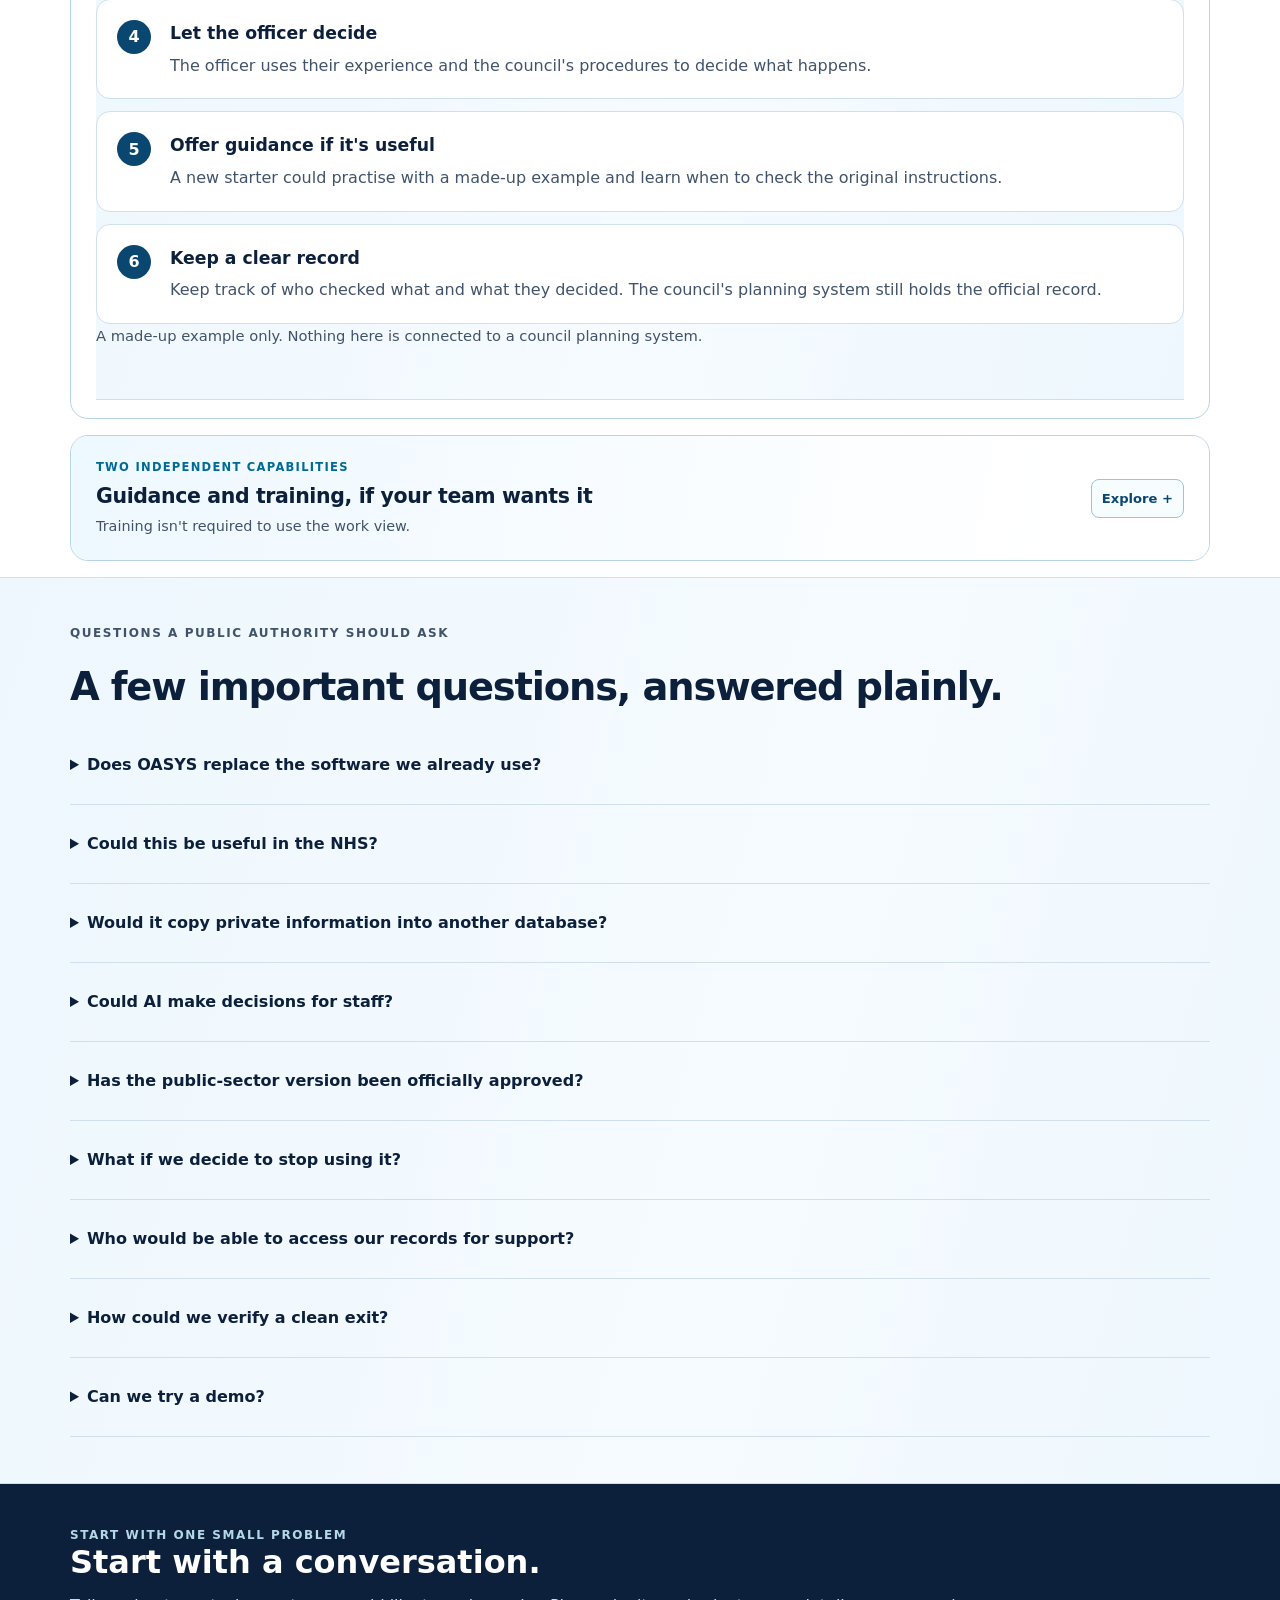
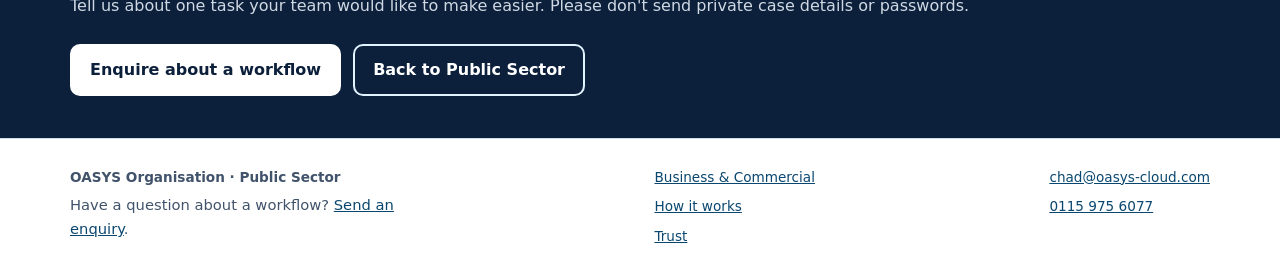
<file: public-sector/how-it-works/index.html>
<!doctype html>
<html lang="en-GB">
<head>
  <meta charset="utf-8"><meta name="viewport" content="width=device-width,initial-scale=1">
  <title>How OASYS Public Sector Could Work | OASYS Organisation</title>
  <meta name="description" content="A clear explanation of the proposed OASYS Public Sector workflow: authorised existing systems, minimum necessary data, traceable evidence, accountable decisions and optional learning.">
  <meta name="robots" content="index,follow">
  <link rel="canonical" href="https://organisation.oasys-cloud.com/public-sector/how-it-works/">
  <meta property="og:type" content="website"><meta property="og:title" content="How OASYS Public Sector could work">
  <meta property="og:description" content="A proposed role-specific operating layer alongside council systems. Human control, traceable information and optional learning.">
  <meta property="og:url" content="https://organisation.oasys-cloud.com/public-sector/how-it-works/">
  <meta name="theme-color" content="#0f172a"><link rel="stylesheet" href="../public-sector.css?v=20261110-dashboard-unity1">
  <link rel="stylesheet" href="/offering-nav.css?v=20261103-email-panel-1">
</head>
<body>
<a class="skip-link" href="#main">Skip to main content</a>
<header class="ps-header"><div class="ps-shell ps-topbar">
  <a class="brand ps-logo" href="/" aria-label="OASYS Organisation home"><span class="brand-mark" aria-hidden="true"><span></span><span></span><span></span></span><span class="brand-word">OASYS <strong>Organisation</strong></span></a>
  <span class="oasys-section-tag">Public Sector</span>
  <nav class="ps-nav" aria-label="Public Sector navigation">
    <a href="/public-sector/how-it-works/" aria-current="page">How it works</a>
    <a href="/public-sector/#dashboard">Dashboard</a>
    <a href="/public-sector/#examples">Examples</a>
    <a href="/public-sector/#levels">Levels</a>
    <a href="/public-sector/#trust">Trust</a>
    <a class="ps-nav-cta" href="/public-sector/enquire/">Make an enquiry</a>
  </nav>
  <div class="oasys-contact-actions" aria-label="Contact OASYS Organisation"><details class="oasys-phone-menu oasys-email-menu">
  <summary aria-label="Show OASYS email address" title="Show email address"><svg aria-hidden="true" viewBox="0 0 24 24" width="19" height="19" fill="none" stroke="currentColor" stroke-width="1.8" stroke-linecap="round" stroke-linejoin="round"><rect x="3" y="5" width="18" height="14" rx="2"/><path d="m3 7 9 6 9-6"/></svg><span class="oasys-phone-hover" aria-hidden="true">chad@oasys-cloud.com</span></summary>
  <div class="oasys-phone-panel oasys-email-panel"><strong>chad@oasys-cloud.com</strong><p>Email us using your preferred email service, or use the link below if your device has an email app configured.</p><a href="mailto:chad@oasys-cloud.com">Email from this device</a></div>
</details><details class="oasys-phone-menu">
  <summary aria-label="Show OASYS telephone number" title="Show telephone number"><svg aria-hidden="true" viewBox="0 0 24 24" width="19" height="19" fill="none" stroke="currentColor" stroke-width="1.8" stroke-linecap="round" stroke-linejoin="round"><path d="M7 3h3l2 5-2 2a15 15 0 0 0 4 4l2-2 5 2v3a4 4 0 0 1-4 4A16 16 0 0 1 3 7a4 4 0 0 1 4-4Z"/></svg><span class="oasys-phone-hover" aria-hidden="true">0115 975 6077</span></summary>
  <div class="oasys-phone-panel"><strong>0115 975 6077</strong><p>Call us using your phone, or use the link below if your device supports calling.</p><a href="tel:+441159756077">Call from this device</a></div>
</details></div>
</div><div class="offering-band"><div class="ps-shell offering-switch-wrap">
  <span class="offering-caption">Choose your area</span>
  <nav class="offering-switch" aria-label="Choose OASYS Organisation offering">
    <a class="offering-choice" href="/">Business &amp; commercial</a>
    <a class="offering-choice is-current" href="/public-sector/" aria-current="true">Public Sector</a>
  </nav>
</div></div></header>
<main id="main">
<section class="ps-shell ps-pageintro">
  <p class="ps-eyebrow">Public Sector / How the approach works</p>
  <a class="ps-back-link" href="/public-sector/">← Back to the overview</a>
  <h1>How OASYS could fit into a normal working day.</h1>
  <p><a class="ps-back-link" href="/public-sector/#dashboard">Explore the four fictional role dashboards: planning, environmental services, NHS estates and school admissions</a></p>
  <p class="ps-lead">Start with the person doing the job. Show the information they're allowed to use, flag anything that needs checking, and keep the original record easy to find. The person makes the decision.</p><p class="ps-quiet"><a href="/public-sector/">Back to the short overview</a>. The audio version will be added once it's ready.</p>
  <div class="ps-actions"><a class="ps-button ps-button-outline" href="/public-sector/">Overview</a><a class="ps-button" href="#planning-example">See the planning example</a></div>
</section>
<details class="ps-explore ps-shell" id="architecture"><summary><span><span class="ps-explore-kicker">How it fits together</span><strong>How information gets to the right person</strong><small>The systems you already use, the information that matters and the person who decides.</small></span><span class="ps-expand-label" aria-hidden="true">Explore +</span></summary><div class="ps-explore-body"><section class="ps-shell ps-section">
  <p class="ps-eyebrow">How the work would flow</p><h2>What happens behind the scenes?</h2>
  <div class="ps-diagram" role="img" aria-label="Your existing systems provide approved minimum-necessary information to a controlled processing gateway. Defined rules, access permissions and evidence support a role-specific OASYS workspace. An authorised person makes or approves decisions. Approved systems retain the record, and the audit logs the action.">
    <div>Existing council systems<small>The official records stay where they are</small></div>
    <div class="ps-down" aria-hidden="true">↓</div>
    <div>Only the information needed for the job<small>Check who needs it, why and what can be shown</small></div>
    <div class="ps-down" aria-hidden="true">↓</div>
    <div>A clear view of the work<small>What needs checking, why and by whom</small></div>
    <div class="ps-down" aria-hidden="true">↓</div>
    <div>The right person reviews it<small>They check the details and choose the next step</small></div>
    <div class="ps-down" aria-hidden="true">↓</div>
    <div>Record what happened<small>Keep a record of decisions and make it easy to check</small></div>
  </div>
  <p class="ps-quiet">This shows the idea, not a live connection. We'd need to agree what can be shared and how to protect it with each organisation before connecting anything.</p>
</section></div></details>
<details class="ps-explore ps-shell" open id="planning-example"><summary><span><span class="ps-explore-kicker">Illustrative Scenario A · Fictional planning administration</span><strong>A planning example: what an officer might see</strong><small>A made-up example, from incoming responses to a human decision.</small></span><span class="ps-expand-label" aria-hidden="true">Explore +</span></summary><div class="ps-explore-body"><section class="ps-band"><div class="ps-shell ps-section">
  <p class="ps-eyebrow">Illustrative Scenario A · Fictional planning administration</p>
  <h2>Checking planning responses without hunting through screens.</h2>
  <p class="ps-sectionlead">Imagine a planning team receives 50 responses to a consultation. One is missing information and another looks like it might be a duplicate. OASYS could point out those two items and let the officer check each original response.</p>
  <div class="ps-steps">
    <article class="ps-step"><h3>Bring in what the team needs</h3><p>Use only information the team is allowed to see, with its source and date clearly shown.</p></article>
    <article class="ps-step"><h3>Spot what needs checking</h3><p>Flag missing details and possible duplicates without guessing what the answer should be.</p></article>
    <article class="ps-step"><h3>Show the reason for each flag</h3><p>The officer can see what needs a look and open the original record.</p></article>
    <article class="ps-step"><h3>Let the officer decide</h3><p>The officer uses their experience and the council's procedures to decide what happens.</p></article>
    <article class="ps-step"><h3>Offer guidance if it's useful</h3><p>A new starter could practise with a made-up example and learn when to check the original instructions.</p></article>
    <article class="ps-step"><h3>Keep a clear record</h3><p>Keep track of who checked what and what they decided. The council's planning system still holds the official record.</p></article>
  </div>
  <p class="ps-quiet">A made-up example only. Nothing here is connected to a council planning system.</p>
</div></section></div></details>
<details class="ps-explore ps-shell" id="work-and-learning"><summary><span><span class="ps-explore-kicker">Two independent capabilities</span><strong>Guidance and training, if your team wants it</strong><small>Training isn't required to use the work view.</small></span><span class="ps-expand-label" aria-hidden="true">Explore +</span></summary><div class="ps-explore-body"><section class="ps-shell ps-section">
  <p class="ps-eyebrow">Two independent capabilities</p><h2>Good work tools and training should be separate choices.</h2>
  <div class="ps-grid two">
    <article class="ps-card"><span class="ps-kicker">Operational workspace</span><h3>Help me with today's work.</h3><p>See what's on your list, what needs checking and the information you need to make a decision.</p></article>
    <article class="ps-card"><span class="ps-kicker">Optional learning</span><h3>Help me learn when I need to.</h3><p>See approved guidance beside a task, or practise with made-up examples. General digital-skills courses could be offered separately.</p></article>
  </div>
  <div class="ps-callout"><p><strong>Important:</strong> a job description doesn't tell the whole story. Experienced staff and service managers would need to check and approve any instructions before they're used.</p></div>
</section></div></details>
<section class="ps-band" id="assurance-faq"><div class="ps-shell ps-section ps-faq">
  <p class="ps-eyebrow">Questions a public authority should ask</p><h2>A few important questions, answered plainly.</h2>
  <details><summary>Does OASYS replace the software we already use?</summary><p>No. We'd start with the software you already have, including existing NHS tools where relevant. If it does the job well, there's no reason to add OASYS.</p></details>
  <details><summary>Could this be useful in the NHS?</summary><p>Possibly for everyday work outside clinical care, such as handing over hospital maintenance jobs. We have no NHS connections and don't handle patient information. Any real use would need NHS privacy, security and purchasing checks. Clinical work would need additional safety checks and appropriate expert approval.</p></details>
  <details><summary>Would it copy private information into another database?</summary><p>The aim is to use as little information as possible and keep official records in existing systems. We would agree exactly what information is needed, who can use it and how it's protected before any real connection. Early examples use made-up data.</p></details>
  <details><summary>Could AI make decisions for staff?</summary><p>Not in this first version. OASYS might highlight a problem or prepare information, but important decisions stay with authorised people. Any future automated steps would need clear limits and approval.</p></details>
  <details><summary>Has the public-sector version been officially approved?</summary><p>No. We're designing with public-sector requirements in mind, but this version has not been certified, approved or deployed for a council or NHS organisation.</p></details>
  <details><summary>What if we decide to stop using it?</summary><p>Your original systems should still work. A proper product would need a clear way to switch it off, take back any information and carry on working. That's a design goal we would test, not a promise we've already proved.</p></details>
  <details><summary>Who would be able to access our records for support?</summary><p>That would be agreed before any real connection: named roles, access permissions, administrative support arrangements, locations, time limits and independent checks. No public-service record access is active in this fictional demo.</p></details>
  <details><summary>How could we verify a clean exit?</summary><p>We would want to prove the transfer of approved data and necessary configuration, revoke access, document retention and deletion, and test an everyday manual fallback. These are proposed checks, not a completed or certified migration process.</p></details>
  <details><summary>Can we try a demo?</summary><p>Not yet. This page shows a made-up planning example, not a connected product. We may build a clickable demo after speaking with interested teams.</p></details>
</div></section>
<section class="ps-corner"><div class="ps-shell">
  <p class="ps-eyebrow" style="color:#b4d8e8">Start with one small problem</p>
  <h2>Start with a conversation.</h2>
  <p>Tell us about one task your team would like to make easier. Please don't send private case details or passwords.</p>
  <div class="ps-actions"><a class="ps-button" href="/public-sector/enquire/">Enquire about a workflow</a><a class="ps-button ps-button-outline" href="/public-sector/">Back to Public Sector</a></div>
</div></section>
</main>
<footer class="ps-footer"><div class="ps-shell ps-footline">
  <div><strong>OASYS Organisation · Public Sector</strong><p class="ps-quiet">Have a question about a workflow? <a href="/public-sector/enquire/">Send an enquiry</a>.</p></div>
  <div class="ps-footer-links"><a href="/">Business &amp; Commercial</a><a href="/public-sector/how-it-works/">How it works</a><a href="/public-sector/#trust">Trust</a></div>
  <div class="ps-footer-contact"><a href="mailto:chad@oasys-cloud.com">chad@oasys-cloud.com</a><a href="tel:+441159756077">0115 975 6077</a></div>
</div></footer>
</body>
</html>
</file>
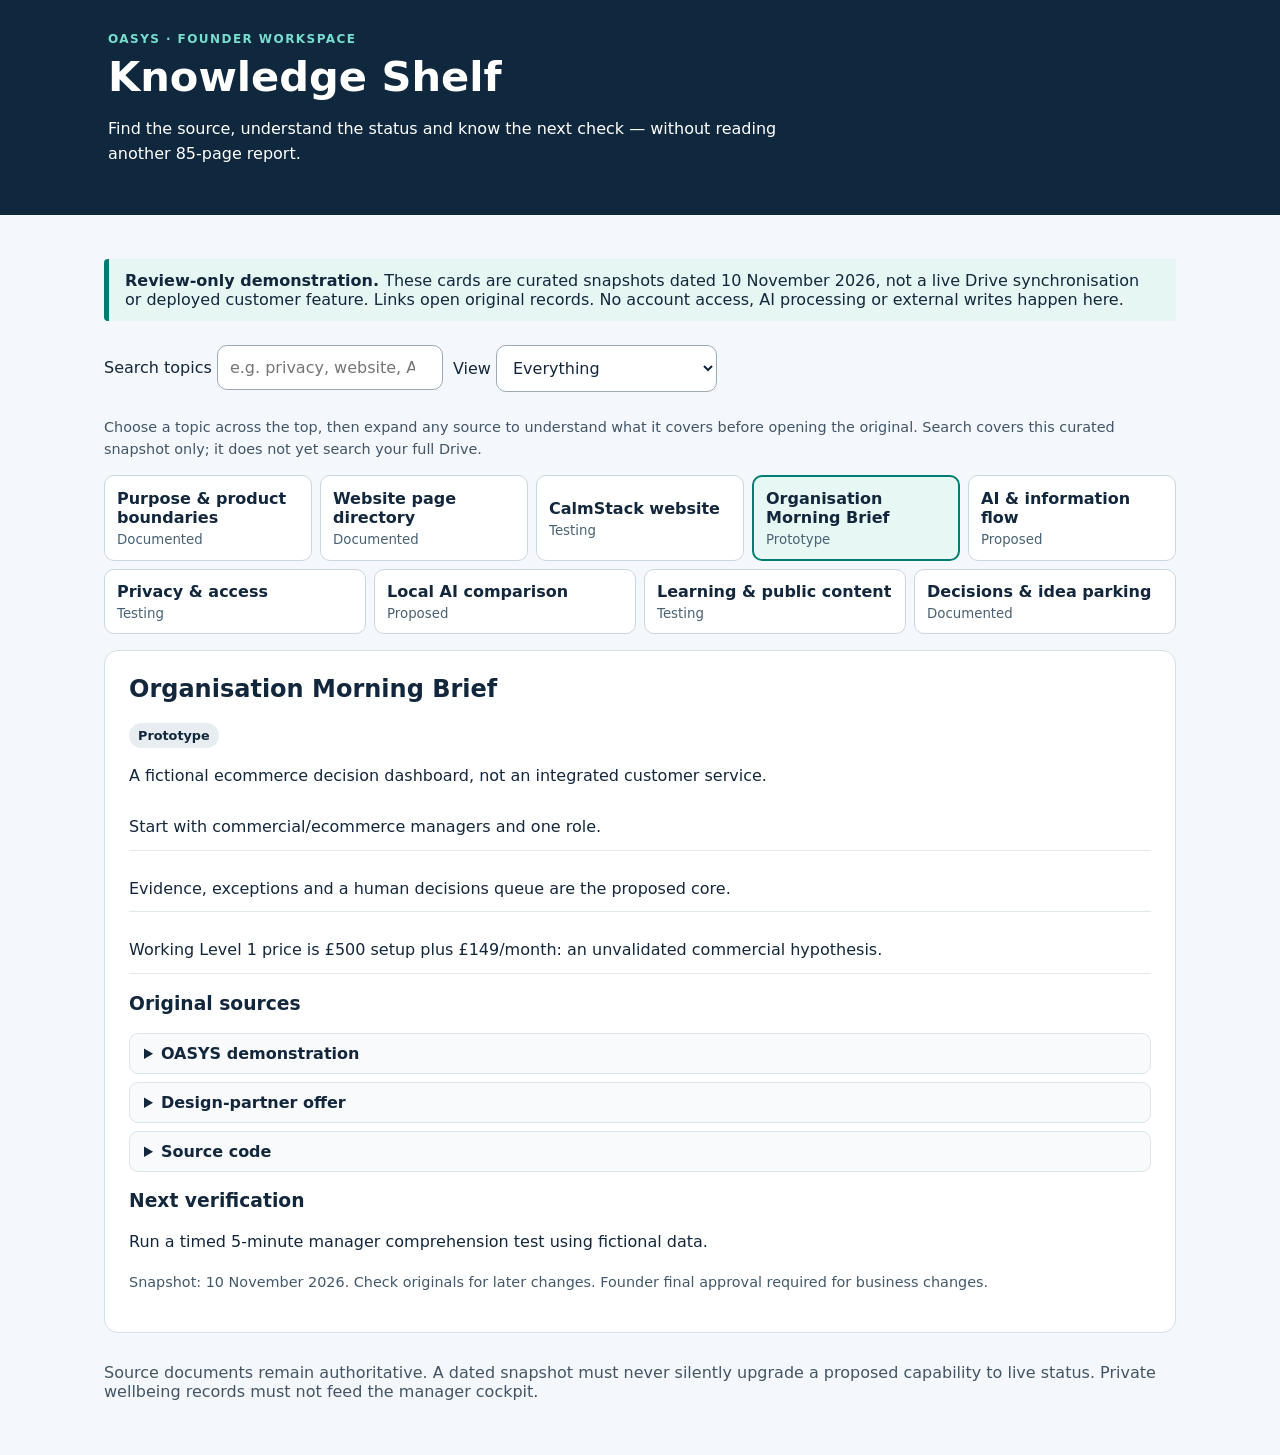
<file: prototypes/founder-knowledge-shelf.html>
<!doctype html>
<html lang="en-GB"><head><meta charset="utf-8"><meta name="viewport" content="width=device-width,initial-scale=1">
<title>OASYS Founder Knowledge Shelf — review prototype</title>
<style>
:root{color-scheme:light;font-family:system-ui,-apple-system,Segoe UI,Arial,sans-serif;color:#13273c;background:#f4f7fb}*{box-sizing:border-box}body{margin:0}main{max-width:1120px;margin:auto;padding:24px}header{background:#10283e;color:#fff;padding:32px 24px}header>div{max-width:1064px;margin:auto}.eyebrow{text-transform:uppercase;letter-spacing:.12em;font-size:.75rem;font-weight:800;color:#77dece}h1{font-size:clamp(1.6rem,4vw,2.6rem);margin:.4rem 0}p{line-height:1.55}header p{max-width:720px}.notice{background:#e6f6f3;border-left:5px solid #007d70;padding:12px 16px;border-radius:4px;margin:20px 0}.tools{display:flex;gap:10px;flex-wrap:wrap;margin:24px 0}input,select,button{font:inherit;padding:12px;border:1px solid #9aaab6;border-radius:10px;background:white;color:#13273c}input{flex:1;min-width:220px}button{cursor:pointer}button:focus-visible,a:focus-visible,input:focus-visible,select:focus-visible,summary:focus-visible{outline:3px solid #0b827b;outline-offset:3px}.layout{display:grid;grid-template-columns:1fr;gap:16px}.topics{display:flex;gap:8px;flex-wrap:wrap;align-content:start}.topic{text-align:left;flex:1 1 175px;border:1px solid #c9d7e0;background:#fff;padding:12px}.topic[aria-pressed=true]{border:2px solid #007d70;background:#e7f7f4}.topic strong,.topic small{display:block}.topic small{color:#496172;margin-top:5px}.panel{padding:24px;background:#fff;border:1px solid #d7e0e7;border-radius:14px;min-height:400px}h2{margin-top:0}.tag{display:inline-block;background:#e8edf1;padding:5px 9px;border-radius:20px;font-size:.8rem;font-weight:700}.fact{border-bottom:1px solid #e2e9ed;padding:10px 0}.fact b{display:block;margin-bottom:5px}.links a{display:block;margin:8px 0;overflow-wrap:anywhere;color:#005c8e}.source{border:1px solid #dce5ec;border-radius:9px;padding:10px 14px;margin:8px 0;background:#f8fafc}.source summary{font-weight:650;cursor:pointer}.source p{font-size:.9rem;color:#465a68}.source a{display:inline-block;margin:4px 0}.toolbar-note{font-size:.9rem;color:#415567}.topic:focus-visible{outline:3px solid #007d70}.small{font-size:.9rem;color:#42596b}footer{margin:30px 0;color:#435565}@media(max-width:720px){.layout{grid-template-columns:1fr}main{padding:16px}header{padding:24px 16px}}@media(prefers-reduced-motion:reduce){*{scroll-behavior:auto!important}}
</style></head><body>
<header><div><div class="eyebrow">OASYS · Founder workspace</div><h1>Knowledge Shelf</h1><p>Find the source, understand the status and know the next check — without reading another 85-page report.</p></div></header>
<main><div class="notice"><strong>Review-only demonstration.</strong> These cards are curated snapshots dated 10 November 2026, not a live Drive synchronisation or deployed customer feature. Links open original records. No account access, AI processing or external writes happen here.</div>
<div class="tools"><label for="search">Search topics <input id="search" type="search" placeholder="e.g. privacy, website, AI"></label><label for="filter">View <select id="filter"><option value="all">Everything</option><option value="reference">Reference documents</option><option value="review">Needs checking</option></select></label></div>
<p class="toolbar-note">Choose a topic across the top, then expand any source to understand what it covers before opening the original. Search covers this curated snapshot only; it does not yet search your full Drive.</p><div class="layout"><nav class="topics" aria-label="Knowledge topics" id="topics"></nav><article class="panel" id="panel" aria-live="polite"></article></div>
<footer>Source documents remain authoritative. A dated snapshot must never silently upgrade a proposed capability to live status. Private wellbeing records must not feed the manager cockpit.</footer></main>
<script>
"use strict";
const guide="https://docs.google.com/document/d/1SRerR2K27C-7kL7iEIruLmuQXzj_ESWsBCAsmBtWy5o/edit";
const items=[
{id:"purpose",title:"Purpose & product boundaries",status:"Documented",summary:"One human-centred philosophy; separate products, owners and data.",details:["CalmStack supports individual learning and private wellbeing.","OASYS Organisation tests evidence-linked business decision support.","OASYS Games and Tools are separate tracks; no implied shared production data."],links:[["Founder Field Guide",guide],["Family architecture","https://docs.google.com/document/d/1WLP3zdy7M2ZIp_QI3V3UTyUEk-OA_0MvlsURyxQh2zE/edit"]],next:"Review owner and decision rights for each offer."},
{id:"directory",title:"Website page directory",status:"Documented",summary:"Direct routes currently listed in the OASYS Organisation website sitemap; the CalmStack article and course inventory remains to be verified.",details:["The OASYS Organisation sitemap lists four paths; these are code-level listed URLs, not guaranteed current live responses.","A complete CalmStack course, article and account-route catalogue requires a separate inventory against the deployed site.","Aim: no more than three clicks from a topic to its source page."],links:[["Organisation home","https://organisation.oasys-cloud.com/"],["Public-sector discovery","https://organisation.oasys-cloud.com/public-sector/"],["How it works","https://organisation.oasys-cloud.com/public-sector/how-it-works/"],["Public-sector enquiry","https://organisation.oasys-cloud.com/public-sector/enquire/"],["CalmStack public site","https://calmstack.uk/"]],next:"Verify routes live, then build the article and course index from publication records."},
{id:"consumer",title:"CalmStack website",status:"Testing",summary:"Deployed application documented; fresh end-to-end customer checks remain important.",details:["22 October deployment was recorded in the release closeout.","Purchase, ownership, email and mobile journeys need observed acceptance.","Code in GitHub does not alone prove today's production behaviour."],links:[["Public site","https://calmstack.uk/"],["Learner acceptance","https://docs.google.com/document/d/1UCStKq2wKBsco02XYKlCsek3mkkdUrGfmWGjOZ8yvF8/edit"],["Release log","https://docs.google.com/document/d/18qiYy0NmEIKw2I7rbunBPUSU8uiVJLlZy5SKWXstCG8/edit"]],next:"Verify a representative customer journey and record evidence."},
{id:"organisation",title:"Organisation Morning Brief",status:"Prototype",summary:"A fictional ecommerce decision dashboard, not an integrated customer service.",details:["Start with commercial/ecommerce managers and one role.","Evidence, exceptions and a human decisions queue are the proposed core.","Working Level 1 price is £500 setup plus £149/month: an unvalidated commercial hypothesis."],links:[["OASYS demonstration","https://organisation.oasys-cloud.com/"],["Design-partner offer","https://docs.google.com/document/d/1YAHn_NKEWnuvZKUlMod3At-tV-NSjL2DQLAQ3wIVO7U/edit"],["Source code","https://github.com/chadt18/oasys-organisation-web"]],next:"Run a timed 5-minute manager comprehension test using fictional data."},
{id:"ai",title:"AI & information flow",status:"Proposed",summary:"Approved source → permission check → validation → rules → explanation → manager decision.",details:["Original systems remain authoritative; discrepancies are shown, not hidden.","Every important conclusion needs provenance, age and uncertainty.","No autonomous orders, emails, stock changes or campaign edits in the first experiment."],links:[["Founder Field Guide",guide],["OASYS site source","https://github.com/chadt18/oasys-organisation-web"]],next:"Test three deterministic calculations and three deliberately contradictory sources."},
{id:"privacy",title:"Privacy & access",status:"Testing",summary:"Individual wellbeing information must remain separate from employer reporting.",details:["Require minimum access, explicit ownership and documented retention.","No named private check-ins or emotional risk scoring for organisational managers.","Review access changes, revocation and failure behaviour before any real customer data."],links:[["Governance foundation","https://docs.google.com/document/d/1s7n11kZmgbGsqVcHBCdrZZC6bvVGb1cKfiKR4zuTzyE/edit"],["Founder Field Guide",guide]],next:"Walk through roles, permissions and revocation with synthetic test accounts."},
{id:"local",title:"Local AI comparison",status:"Proposed",summary:"OASYS-internal trial first, with fictional documents and no external customer information.",details:["Compare a model running on your own device with a restricted cloud model.","Score accuracy, citations, error honesty, speed, cost and offline behaviour.","Local operation alone does not eliminate security risks."],links:[["Founder Field Guide",guide]],next:"Create one version-controlled synthetic test pack and score both models."},
{id:"content",title:"Learning & public content",status:"Testing",summary:"Courses and articles need clickable inventory, ownership and publication checks.",details:["Separate published pages from code-ready or editorially drafted content.","Record source links and fact-check dates for educational claims.","Do not infer reading access or purchase entitlement from a deployed code path."],links:[["CalmStack","https://calmstack.uk/"],["Learner acceptance","https://docs.google.com/document/d/1UCStKq2wKBsco02XYKlCsek3mkkdUrGfmWGjOZ8yvF8/edit"]],next:"Catalogue ten representative content journeys before attempting bulk indexing."},
{id:"ideas",title:"Decisions & idea parking",status:"Documented",summary:"Keep reversible experiments separate from strategic commitments.",details:["Now: catalogue and evidence-linked briefs.","Next: measured onboarding and quality checks.","Later: personal plugins, local AI deployment and broad sector expansion."],links:[["Founder Field Guide",guide],["Family architecture","https://docs.google.com/document/d/1WLP3zdy7M2ZIp_QI3V3UTyUEk-OA_0MvlsURyxQh2zE/edit"]],next:"Name a responsible owner and stop condition for each proposed experiment."}
];
const topics=document.querySelector("#topics"), panel=document.querySelector("#panel"),search=document.querySelector("#search"),filter=document.querySelector("#filter");let selected="organisation";
function node(tag,text,cls){const el=document.createElement(tag);el.textContent=text;if(cls)el.className=cls;return el}
function show(){const term=search.value.toLowerCase().trim(), status=filter.value;const matches=items.filter(x=>(status==="all"||(status==="reference"&&x.status==="Documented")||(status==="review"&&x.status!=="Documented"))&&[x.title,x.summary,...x.details,x.next].join(" ").toLowerCase().includes(term));topics.replaceChildren();if(!matches.length){panel.replaceChildren(node("p","No matching topics in this curated snapshot. The full OASYS Drive search is not connected yet. Check Drive directly, or broaden your search."));return}if(!matches.some(x=>x.id===selected))selected=matches[0].id;
for(const x of matches){const b=node("button","", "topic");b.type="button";b.setAttribute("aria-pressed",String(x.id===selected));b.append(node("strong",x.title),node("small",x.status));b.onclick=()=>{selected=x.id;show()};topics.append(b)}
const x=items.find(z=>z.id===selected);const h=node("h2",x.title), tag=node("span",x.status,"tag"),description=node("p",x.summary),facts=node("div");x.details.forEach(t=>facts.append(node("p",t,"fact")));const h3=node("h3","Original sources"),links=node("div","","links");x.links.forEach(([name,url])=>{const d=document.createElement("details");d.className="source";const s=node("summary",name);const p=node("p","Source reference for this topic. Open the original to verify the latest wording, document owner and approval status; this short description is not an automatic summary of the whole file.");const a=node("a","Open original source ↗");a.href=url;a.target="_blank";a.rel="noopener noreferrer";d.append(s,p,a);links.append(d)});panel.replaceChildren(h,tag,description,facts,h3,links,node("h3","Next verification"),node("p",x.next),node("p","Snapshot: 10 November 2026. Check originals for later changes. Founder final approval required for business changes.","small"))}
search.addEventListener("input",show);filter.addEventListener("change",show);show();
</script></body></html>
</file>
<file: styles.css>
:root{
  --ink:#0f172a;
  --muted:#536277;
  --line:#d9e1ea;
  --soft:#f5f8fb;
  --panel:#ffffff;
  --accent:#245a75;
  --accent-dark:#153b50;
  --warning:#fff8e7;
  --warning-line:#e9c96b;
  --good:#edf8f2;
  --radius:20px;
  --shadow:0 18px 50px rgba(15,23,42,.08);
}
*{box-sizing:border-box}
html{scroll-behavior:smooth}
body{
  margin:0;
  color:var(--ink);
  background:#fff;
  font-family:Inter,ui-sans-serif,system-ui,-apple-system,BlinkMacSystemFont,"Segoe UI",sans-serif;
  line-height:1.55;
}
a{color:inherit}
button,input,select{font:inherit}
.skip-link{
  position:absolute;left:-9999px;top:1rem;background:#fff;padding:.75rem 1rem;z-index:999;border:2px solid var(--ink)
}
.skip-link:focus{left:1rem}
.shell{width:min(1180px,calc(100% - 40px));margin:0 auto}
.narrow{width:min(850px,calc(100% - 40px))}
.site-header{
  position:sticky;top:0;z-index:20;background:rgba(255,255,255,.94);backdrop-filter:blur(12px);border-bottom:1px solid rgba(217,225,234,.85)
}
.nav-wrap{min-height:72px;display:flex;align-items:center;justify-content:space-between;gap:20px}
.brand{display:flex;align-items:center;gap:10px;text-decoration:none;font-size:1rem}
.brand-mark{
  display:grid;place-items:center;width:34px;height:34px;border-radius:9px;background:var(--ink);color:#fff;font-weight:800
}
nav{display:flex;align-items:center;gap:24px}
nav>a:not(.button){text-decoration:none;color:var(--muted);font-size:.94rem}
nav>a:not(.button):hover,nav>a:not(.button):focus{color:var(--ink)}
.hero{padding:86px 0 76px;display:grid;grid-template-columns:.88fr 1.32fr;gap:58px;align-items:start}
.hero-copy{padding-top:40px}
.eyebrow,.micro{
  margin:0 0 12px;text-transform:uppercase;letter-spacing:.13em;font-weight:750;font-size:.76rem;color:var(--accent)
}
h1,h2,h3,p{margin-top:0}
h1{font-size:clamp(2.55rem,5vw,4.75rem);line-height:.98;letter-spacing:-.045em;margin-bottom:26px}
h2{font-size:clamp(2rem,3.6vw,3.25rem);line-height:1.05;letter-spacing:-.035em}
h3{line-height:1.2;letter-spacing:-.015em}
.lede{font-size:1.15rem;color:var(--muted);max-width:650px}
.principle{margin:24px 0 30px}
.cta-row{display:flex;align-items:center;gap:18px;flex-wrap:wrap}
.button{
  display:inline-flex;align-items:center;justify-content:center;text-decoration:none;background:var(--ink);color:#fff;border-radius:10px;padding:13px 18px;font-weight:750;border:2px solid var(--ink)
}
.button:hover,.button:focus{background:var(--accent-dark);border-color:var(--accent-dark)}
.button:focus-visible,.sector-tab:focus-visible,.evidence-toggle:focus-visible,.text-link:focus-visible,a:focus-visible{outline:3px solid #f0a928;outline-offset:3px}
.button-small{padding:9px 13px;font-size:.9rem}
.text-link{font-weight:700;text-underline-offset:4px}
.product-panel{
  background:var(--panel);border:1px solid var(--line);border-radius:26px;box-shadow:var(--shadow);padding:28px
}
.product-topline{display:flex;align-items:flex-start;justify-content:space-between;gap:20px;padding-bottom:20px;border-bottom:1px solid var(--line)}
.product-topline h2{font-size:1.8rem;margin:0}
.confidence,.role-label,.human-tag{
  display:inline-flex;border-radius:999px;padding:6px 10px;font-size:.78rem;font-weight:750
}
.confidence{background:var(--good);color:#24573c;white-space:nowrap}
.sector-control{padding:22px 0 18px}
.sector-control>p{font-weight:700;margin-bottom:10px}
.sector-tabs{display:flex;gap:8px;flex-wrap:wrap}
.sector-tab{
  border:1px solid var(--line);background:#fff;border-radius:12px;padding:10px 13px;text-align:left;cursor:pointer;color:var(--ink)
}
.sector-tab span{display:block;color:var(--muted);font-size:.72rem;margin-top:2px}
.sector-tab.is-active{background:var(--ink);color:#fff;border-color:var(--ink)}
.sector-tab.is-active span{color:#cfd8e5}
.brief-intro{padding:14px 0 18px}
.role-label{background:#edf3f7;color:var(--accent-dark);margin-bottom:12px}
.brief-intro p{font-size:1.08rem;margin-bottom:0}
.metrics-grid{display:grid;grid-template-columns:repeat(4,1fr);gap:10px;margin:0 0 12px}
.metric{border:1px solid var(--line);border-radius:14px;padding:14px;background:var(--soft)}
.metric-label{display:block;color:var(--muted);font-size:.75rem;margin-bottom:4px}
.metric-value{font-size:1.2rem;font-weight:800;letter-spacing:-.02em}
.metric-note{display:block;color:var(--muted);font-size:.72rem;margin-top:4px}
.brief-grid{display:grid;grid-template-columns:1.15fr .85fr;gap:12px}
.brief-card{border:1px solid var(--line);border-radius:16px;padding:18px}
.warning-card{background:var(--warning);border-color:var(--warning-line)}
.decision-card{background:#f7f8fb}
.brief-card h3{margin-bottom:8px}
.brief-card p:not(.micro){color:#344256}
.evidence-toggle{border:0;padding:0;background:none;color:var(--accent-dark);font-weight:800;cursor:pointer;text-decoration:underline;text-underline-offset:4px}
.evidence-detail{margin-top:14px;border-top:1px solid rgba(15,23,42,.15);padding-top:8px}
.evidence-detail dl{margin:0}
.evidence-detail dl div{padding:7px 0;border-bottom:1px solid rgba(15,23,42,.08)}
.evidence-detail dt{font-size:.72rem;text-transform:uppercase;letter-spacing:.08em;color:var(--muted);font-weight:750}
.evidence-detail dd{margin:2px 0 0;font-size:.9rem}
.human-tag{background:#e9edf3;color:#344256;margin-top:5px}
.source-strip{margin-top:12px;padding:11px 12px;border-radius:10px;background:var(--soft);font-size:.78rem;color:var(--muted)}
.source-strip span:first-child{color:var(--ink);font-weight:750;margin-right:5px}
.band{background:var(--soft);border-block:1px solid var(--line)}
.problem-band{padding:80px 0}
.problem-band h2{max-width:800px}
.problem-band p:last-child{font-size:1.08rem;color:var(--muted)}
.section{padding:90px 0}
.section-heading{max-width:780px;margin-bottom:42px}
.steps{display:grid;grid-template-columns:repeat(4,1fr);gap:16px}
.steps article,.capability-grid article{border:1px solid var(--line);border-radius:16px;padding:22px;background:#fff}
.steps span{font-size:.75rem;color:var(--accent);font-weight:850}
.steps p,.capability-grid p{color:var(--muted);margin-bottom:0}
.boundary{margin:26px 0 0;border-left:4px solid var(--accent);padding:12px 16px;background:#fff;border-radius:0 10px 10px 0}
.capability-grid{display:grid;grid-template-columns:repeat(3,1fr);gap:14px}
.partner-section{display:grid;grid-template-columns:1.3fr .7fr;gap:70px;align-items:center}
.partner-section>div>p{color:var(--muted);font-size:1.07rem}
.flow{display:flex;flex-wrap:wrap;gap:10px;margin-top:28px;align-items:center;font-size:.9rem;font-weight:700}
.flow span:nth-child(odd){padding:9px 11px;background:var(--soft);border-radius:9px}
.price-card{background:var(--ink);color:#fff;border-radius:22px;padding:30px}
.price-card .micro{color:#a7c9db}
.price{font-size:1.45rem;margin-bottom:0}
.price strong{font-size:2.5rem}
.price-sub{font-size:1.1rem;margin-bottom:20px;color:#cbd5e1}
.price-card .button{background:#fff;color:var(--ink);border-color:#fff;margin:14px 0 10px}
.full{width:100%}
.price-card small{color:#aeb9c8}
.trust-band{background:#0f172a;color:#fff}
.trust-band .eyebrow{color:#9cc9dc}
.trust-grid{display:grid;grid-template-columns:repeat(4,1fr);gap:18px}
.trust-grid p{color:#d3dbe7}
.trust-band .boundary{background:#182236;border-left-color:#7fb7cf;color:#dfe7f0}
.final-cta{text-align:center;padding:110px 0;max-width:850px}
.final-cta p:not(.eyebrow){color:var(--muted);font-size:1.08rem}
.centered{justify-content:center}
.site-footer{border-top:1px solid var(--line)}
.footer-wrap{min-height:90px;display:flex;justify-content:space-between;align-items:center;gap:20px;color:var(--muted);font-size:.88rem}

@media (max-width:950px){
  nav>a:not(.button){display:none}
  .hero{grid-template-columns:1fr;padding-top:50px}
  .hero-copy{padding-top:0}
  .metrics-grid{grid-template-columns:repeat(2,1fr)}
  .steps{grid-template-columns:repeat(2,1fr)}
  .capability-grid{grid-template-columns:repeat(2,1fr)}
  .partner-section{grid-template-columns:1fr}
  .trust-grid{grid-template-columns:repeat(2,1fr)}
}
@media (max-width:620px){
  .shell{width:min(100% - 28px,1180px)}
  .nav-wrap{min-height:64px}
  .brand span:last-child{font-size:.9rem}
  .button-small{padding:8px 10px}
  .hero{padding:42px 0 54px;gap:32px}
  h1{font-size:2.55rem}
  .product-panel{padding:18px;border-radius:18px}
  .product-topline{display:block}
  .confidence{margin-top:12px}
  .sector-tabs{display:grid;grid-template-columns:1fr}
  .sector-tab{text-align:center}
  .metrics-grid,.brief-grid,.steps,.capability-grid,.trust-grid{grid-template-columns:1fr}
  .problem-band,.section{padding:64px 0}
  .flow{display:grid;grid-template-columns:1fr;text-align:center}
  .flow span:nth-child(even){transform:rotate(90deg)}
  .footer-wrap{flex-direction:column;justify-content:center;text-align:center;padding:24px 0}
}
@media (prefers-reduced-motion: reduce){
  html{scroll-behavior:auto}
  *,*::before,*::after{transition-duration:.01ms!important;animation-duration:.01ms!important}
}


/* =========================================================
   OASYS Organisation v1.1 — live-page polish
   ========================================================= */
:root{
  --coral:#E77868;
  --coral-dark:#CF6255;
  --state-red:#B64545;
  --state-red-soft:#FFF0EF;
  --state-amber:#A86508;
  --state-amber-soft:#FFF5DF;
  --state-green:#24704E;
  --state-green-soft:#EAF7F0;
  --muted:#465468;
}

.brand-mark{
  position:relative;
  display:grid;
  grid-template-rows:repeat(3,1fr);
  gap:3px;
  align-content:center;
  justify-items:center;
  width:38px;
  height:38px;
  padding:9px 8px;
  border-radius:11px;
  background:var(--ink);
  box-shadow:0 7px 18px rgba(15,23,42,.14);
}
.brand-mark span{
  display:block;
  height:2px;
  border-radius:999px;
  background:white;
}
.brand-mark span:nth-child(1){width:12px;opacity:.68}
.brand-mark span:nth-child(2){width:20px;background:var(--coral)}
.brand-mark span:nth-child(3){width:8px;opacity:.9}
.brand-word{letter-spacing:-.01em}

.button{
  min-height:48px;
  background:var(--coral);
  color:var(--ink);
  border-color:var(--coral);
  border-radius:12px;
  box-shadow:0 8px 20px rgba(207,98,85,.22);
  transition:transform .18s ease,box-shadow .18s ease,background .18s ease;
}
.button:hover,.button:focus{
  background:var(--coral-dark);
  border-color:var(--coral-dark);
  color:white;
  transform:translateY(-1px);
  box-shadow:0 11px 24px rgba(207,98,85,.3);
}
.button-small{min-height:44px}

.lede,.problem-band p:last-child,.partner-section>div>p,.steps p,.capability-grid p,.final-cta p:not(.eyebrow){
  color:var(--muted);
}
.eyebrow,.micro{color:#145A72}

.product-panel{
  border-color:#cfd9e4;
  box-shadow:0 24px 60px rgba(15,23,42,.10);
}
.confidence{
  background:#EEF2F7;
  color:#334155;
  border:1px solid #DCE3EA;
}
.sector-tab{
  min-height:58px;
  padding:12px 15px;
  box-shadow:0 3px 10px rgba(15,23,42,.035);
  transition:transform .16s ease,box-shadow .16s ease,border-color .16s ease;
}
.sector-tab:hover{
  transform:translateY(-1px);
  border-color:#B7C4D2;
  box-shadow:0 6px 14px rgba(15,23,42,.07);
}
.sector-tab.is-active{
  box-shadow:inset 0 -4px var(--coral),0 8px 18px rgba(15,23,42,.14);
}
.role-label{
  background:#EDF3F7;
  border:1px solid #D9E4EA;
}
.metric{
  background:#F7F9FC;
  border-color:#D8E1EB;
  min-height:108px;
}
.metric-value{font-size:1.28rem}

.status-dot{
  display:inline-block;
  width:8px;
  height:8px;
  border-radius:999px;
  margin-right:6px;
  vertical-align:1px;
}
.status-amber{background:#E5A11B;box-shadow:0 0 0 3px #FFF1CE}
.warning-card{
  background:var(--state-amber-soft);
  border-color:#E6B64A;
}
.decision-card{
  border-left:4px solid #E5A11B;
  background:#F8FAFC;
}
.human-tag{
  background:#EEF2F7;
  color:#26364A;
  border:1px solid #DCE3EA;
}

.problem-band{
  position:relative;
  background:linear-gradient(135deg,#F5F8FB 0%,#FFFFFF 72%);
}
.problem-band::before{
  content:"";
  position:absolute;
  left:0;top:0;bottom:0;
  width:6px;
  background:var(--coral);
}
.problem-band .eyebrow{font-size:.82rem}

.steps article{
  position:relative;
  padding-top:26px;
  box-shadow:0 8px 24px rgba(15,23,42,.045);
}
.steps .step-number{
  display:grid;
  place-items:center;
  width:38px;
  height:38px;
  margin-bottom:18px;
  border-radius:11px;
  background:var(--ink);
  color:white;
  font-size:1rem;
  font-weight:850;
  box-shadow:inset 0 -4px var(--coral);
}
.steps article h3{font-size:1.06rem}

.capability-grid article{
  border-top:4px solid #D9E2EC;
  box-shadow:0 5px 16px rgba(15,23,42,.035);
}
.capability-grid article:nth-child(2),
.capability-grid article:nth-child(3){border-top-color:#E5A11B}
.capability-grid article:nth-child(5){border-top-color:#2C7A58}

.flow span:nth-child(odd){
  padding:12px 14px;
  border:1px solid #DCE3EA;
  box-shadow:0 4px 12px rgba(15,23,42,.04);
}
.flow b{
  display:inline-grid;
  place-items:center;
  width:23px;height:23px;
  margin-right:6px;
  border-radius:7px;
  background:var(--ink);
  color:white;
  font-size:.74rem;
}

.price-card{box-shadow:0 20px 46px rgba(15,23,42,.16)}
.price-card .button{
  background:var(--coral);
  color:var(--ink);
  border-color:var(--coral);
}
.price-card .button:hover,.price-card .button:focus{
  background:var(--coral-dark);
  color:white;
  border-color:var(--coral-dark);
}
.levels-disclosure{
  margin-top:20px;
  padding-top:16px;
  border-top:1px solid rgba(255,255,255,.16);
}
.levels-disclosure summary{
  cursor:pointer;
  font-weight:800;
  color:white;
  text-decoration:underline;
  text-underline-offset:4px;
}
.levels-list{
  display:grid;
  gap:10px;
  margin:14px 0 10px;
}
.levels-list p{
  margin:0;
  padding:10px 11px;
  border-radius:10px;
  background:rgba(255,255,255,.07);
}
.levels-list strong,.levels-list span{display:block}
.levels-list span{
  margin-top:3px;
  color:#C9D4E2;
  font-size:.79rem;
}

.trust-band .eyebrow{color:#8DD0E8}
.trust-grid strong{color:white}
.final-cta .button{min-width:280px}
.footer-wrap span:last-child{font-weight:650;color:#37465A}

@media (max-width:620px){
  .brand-mark{width:34px;height:34px}
  .product-topline h2{font-size:1.55rem}
  .sector-tab{min-height:54px}
  .final-cta .button{width:100%;min-width:0}
}


/* =========================================================
   OASYS Organisation v1.2 — final pre-validation freeze
   ========================================================= */
.hero-mantra{
  display:inline-block;
  margin:24px 0 10px;
  padding:12px 14px;
  border-left:5px solid var(--coral);
  background:#FFF7F4;
  border-radius:0 10px 10px 0;
}
.hero-support{
  max-width:620px;
  margin:0 0 30px;
  color:var(--muted);
  font-size:.98rem;
}

nav>a:not(.button){
  position:relative;
  padding:9px 12px;
  border-radius:9px;
  color:#3D4C61;
  font-weight:700;
  transition:background .16s ease,color .16s ease,transform .16s ease;
}
nav>a:not(.button)::after{
  content:"";
  position:absolute;
  left:12px;
  right:12px;
  bottom:4px;
  height:2px;
  border-radius:999px;
  background:var(--coral);
  transform:scaleX(0);
  transform-origin:left;
  transition:transform .16s ease;
}
nav>a:not(.button):hover,
nav>a:not(.button):focus{
  background:#F5F7FA;
  color:var(--ink);
  transform:translateY(-1px);
}
nav>a:not(.button):hover::after,
nav>a:not(.button):focus::after{transform:scaleX(1)}

.process-flow{
  display:grid;
  grid-template-columns:1fr auto 1fr auto 1fr;
  gap:12px;
  align-items:stretch;
  margin-top:30px;
}
.process-step{
  position:relative;
  display:flex;
  gap:12px;
  align-items:flex-start;
  min-height:104px;
  padding:16px;
  border:1px solid #D8E1EB;
  border-radius:14px;
  background:#fff;
  box-shadow:0 7px 18px rgba(15,23,42,.05),inset 0 -4px var(--coral);
}
.process-step strong,.process-step small{display:block}
.process-step strong{font-size:.96rem}
.process-step small{
  margin-top:5px;
  color:var(--muted);
  font-size:.76rem;
  line-height:1.45;
}
.process-number{
  flex:0 0 auto;
  display:grid;
  place-items:center;
  width:30px;
  height:30px;
  border-radius:9px;
  background:var(--ink);
  color:#fff;
  font-size:.82rem;
  font-weight:850;
}
.process-arrow{
  display:grid;
  place-items:center;
  color:#6D7B8E;
  font-size:1.2rem;
  font-weight:800;
}
.process-note{
  margin:13px 0 0!important;
  font-size:.88rem!important;
  color:#3E4E61!important;
}

.levels-disclosure summary{
  padding:6px 0;
}
.levels-intro{
  margin:14px 0 12px;
  padding:12px 13px;
  border-radius:10px;
  background:rgba(255,255,255,.1);
  color:#E7EDF5;
  font-size:.85rem;
  line-height:1.5;
}
.levels-list p{
  border-left:3px solid rgba(231,120,104,.78);
}
.levels-list p:first-child{
  background:rgba(231,120,104,.14);
  border-left-color:var(--coral);
}
.levels-footnote{
  margin:12px 0 0;
  color:#BBC8D8;
  font-size:.76rem;
  line-height:1.5;
}

.trust-grid p{
  padding-top:12px;
  border-top:3px solid rgba(141,208,232,.45);
}
.trust-grid p:last-child{border-top-color:var(--coral)}

@media (max-width:950px){
  .process-flow{grid-template-columns:1fr}
  .process-arrow{transform:rotate(90deg);height:22px}
}
@media (max-width:620px){
  .hero-mantra{display:block}
}


/* =========================================================
   OASYS Organisation v1.3 — freeze fixes
   ========================================================= */
.sector-tabs{
  display:grid;
  grid-template-columns:repeat(3,minmax(0,1fr));
  gap:10px;
}
.sector-tab{
  width:100%;
  min-width:0;
}

.metric{
  position:relative;
  padding-top:16px;
  box-shadow:0 5px 16px rgba(15,23,42,.045);
}
.metric::before{
  content:"";
  position:absolute;
  left:14px;
  right:14px;
  top:0;
  height:3px;
  border-radius:0 0 999px 999px;
  background:#D7E0EA;
}
.metric:nth-child(1)::before{background:#4B8E8B}
.metric:nth-child(2)::before{background:#E7A21A}
.metric:nth-child(3)::before{background:#E7A21A}
.metric:nth-child(4)::before{background:#63809D}
.metric-value{
  font-size:1.42rem;
  line-height:1.15;
}

.process-flow{
  display:grid;
  grid-template-columns:minmax(0,1fr) auto minmax(0,1fr) auto minmax(0,1fr);
  gap:12px;
  align-items:stretch;
  margin-top:30px;
}
.process-step{
  min-width:0;
}
.process-step div{min-width:0}
.process-step strong{
  display:block;
  font-size:.96rem;
  line-height:1.25;
}
.process-step small{
  display:block;
  margin-top:5px;
  color:var(--muted);
  font-size:.76rem;
  line-height:1.4;
}
.process-arrow{
  display:grid;
  place-items:center;
  min-width:20px;
  font-size:1.1rem;
  color:#6D7B8E;
}
.process-note{
  margin-top:13px!important;
}

.levels-link{
  display:inline-flex;
  margin-top:18px;
  color:white;
  font-weight:800;
  text-underline-offset:4px;
}

.levels-section{
  background:#fff;
}
.levels-explainer{
  max-width:760px;
  color:var(--muted);
  font-size:1.04rem;
}
.levels-grid{
  display:grid;
  grid-template-columns:repeat(5,minmax(0,1fr));
  gap:12px;
}
.level-card{
  position:relative;
  display:flex;
  flex-direction:column;
  gap:14px;
  min-height:260px;
  padding:20px;
  border:1px solid #D7E0EA;
  border-radius:16px;
  background:#F9FBFD;
  box-shadow:0 6px 18px rgba(15,23,42,.04);
}
.level-card.is-current{
  background:#FFF7F4;
  border-color:#E8A59B;
  box-shadow:inset 0 -4px var(--coral),0 8px 22px rgba(15,23,42,.06);
}
.level-badge{
  display:grid;
  place-items:center;
  width:36px;
  height:36px;
  border-radius:10px;
  background:var(--ink);
  color:white;
  font-weight:850;
  box-shadow:inset 0 -4px var(--coral);
}
.level-card h3{
  margin-bottom:8px;
  font-size:1rem;
}
.level-card p{
  margin:0;
  color:var(--muted);
  font-size:.9rem;
}
.level-card small{
  display:inline-block;
  margin-top:14px;
  padding:5px 8px;
  border-radius:999px;
  background:var(--coral);
  color:var(--ink);
  font-weight:800;
}
.levels-note{
  margin:22px 0 0;
  padding:13px 15px;
  border-left:4px solid var(--coral);
  background:#FFF8F5;
  border-radius:0 10px 10px 0;
  color:#3C4A5B;
}

@media (max-width:1100px){
  .levels-grid{grid-template-columns:repeat(3,minmax(0,1fr))}
}
@media (max-width:950px){
  .process-flow{grid-template-columns:1fr}
  .process-arrow{height:20px;transform:rotate(90deg)}
  .levels-grid{grid-template-columns:repeat(2,minmax(0,1fr))}
}
@media (max-width:700px){
  .sector-tabs{grid-template-columns:1fr}
  .levels-grid{grid-template-columns:1fr}
  .level-card{min-height:0}
}


/* =========================================================
   OASYS Organisation v1.4 — product demo cockpit
   ========================================================= */
.hero-simple{
  grid-template-columns:1.12fr .88fr;
  align-items:center;
}
.secondary-cta{
  display:inline-flex;
  align-items:center;
  min-height:48px;
  padding:12px 16px;
  border:1px solid #CFD8E2;
  border-radius:12px;
  background:#fff;
  color:var(--ink);
  text-decoration:none;
  font-weight:800;
}
.secondary-cta:hover,.secondary-cta:focus{
  border-color:#AAB9C7;
  box-shadow:0 7px 18px rgba(15,23,42,.08);
}
.role-start-card{
  padding:28px;
  border:1px solid #D6E0E9;
  border-radius:22px;
  background:linear-gradient(145deg,#F9FBFD,#F4F8F7);
  box-shadow:0 20px 50px rgba(15,23,42,.07);
}
.role-start-card h2{
  font-size:clamp(1.55rem,2.4vw,2.15rem);
  margin-bottom:16px;
}
.role-start-card>p:not(.micro){
  color:var(--muted);
}
.role-start-steps{
  display:grid;
  gap:9px;
  margin:20px 0 14px;
}
.role-start-steps span{
  display:flex;
  align-items:center;
  gap:9px;
  padding:10px 12px;
  border:1px solid #DCE4EB;
  border-radius:11px;
  background:#fff;
  font-weight:750;
}
.role-start-steps b{
  display:grid;
  place-items:center;
  width:25px;height:25px;
  border-radius:8px;
  background:var(--ink);
  color:#fff;
  box-shadow:inset 0 -3px var(--coral);
}
.role-start-card small{color:#66758A}

.dashboard-demo-section{
  padding:76px 0;
  background:
    radial-gradient(circle at 85% 12%,rgba(46,139,139,.16),transparent 28%),
    radial-gradient(circle at 12% 86%,rgba(231,120,104,.09),transparent 30%),
    #0B1322;
  color:#F8FAFC;
  scroll-margin-top:72px;
}
.demo-shell{
  width:min(1320px,calc(100% - 42px));
  margin:0 auto;
  padding:30px;
  border:1px solid rgba(255,255,255,.1);
  border-radius:26px;
  background:rgba(16,26,44,.93);
  box-shadow:0 30px 90px rgba(0,0,0,.28);
}
.demo-header{
  display:flex;
  align-items:flex-start;
  justify-content:space-between;
  gap:30px;
  padding-bottom:24px;
  border-bottom:1px solid rgba(255,255,255,.1);
}
.demo-kicker,.demo-label,.workspace-eyebrow{
  margin:0 0 8px;
  color:#77C7C6;
  text-transform:uppercase;
  letter-spacing:.12em;
  font-size:.72rem;
  font-weight:850;
}
.demo-header h2{
  margin:0 0 8px;
  max-width:760px;
  color:#fff;
  font-size:clamp(2.2rem,4vw,4rem);
  letter-spacing:-.045em;
}
.demo-role{
  margin:0;
  color:#C9D4E2;
  font-weight:750;
}
.demo-header-meta{
  display:flex;
  flex-direction:column;
  align-items:flex-end;
  gap:10px;
}
.demo-badge,.three-click{
  display:inline-flex;
  padding:7px 10px;
  border:1px solid rgba(255,255,255,.12);
  border-radius:999px;
  background:rgba(255,255,255,.06);
  color:#D8E4EF;
  font-size:.76rem;
  font-weight:750;
}
.demo-home{
  min-height:40px;
  padding:8px 12px;
  border:1px solid rgba(255,255,255,.14);
  border-radius:10px;
  background:rgba(255,255,255,.04);
  color:#fff;
  cursor:pointer;
  font-weight:750;
}
.demo-home:hover,.demo-home:focus{background:rgba(255,255,255,.09)}

.demo-sector-row{
  display:grid;
  grid-template-columns:auto 1fr;
  gap:18px;
  align-items:center;
  padding:22px 0;
}
.demo-sector-row>p{
  margin:0;
  color:#9FB0C3;
  font-weight:700;
}
.demo-sector-tabs{
  display:grid;
  grid-template-columns:repeat(3,minmax(0,1fr));
  padding:5px;
  border:1px solid rgba(255,255,255,.09);
  border-radius:14px;
  background:#0A111E;
}
.demo-sector-tabs .sector-tab{
  min-height:60px;
  border:0;
  border-radius:10px;
  background:transparent;
  color:#B7C4D2;
  box-shadow:none;
}
.demo-sector-tabs .sector-tab span{color:#738398}
.demo-sector-tabs .sector-tab.is-active{
  background:#15233A;
  color:#fff;
  box-shadow:inset 0 -3px #2E8B8B,0 7px 18px rgba(0,0,0,.18);
}
.demo-sector-tabs .sector-tab.is-active span{color:#9ED3D0}

.demo-main{outline:none}
.demo-summary{
  display:flex;
  justify-content:space-between;
  gap:20px;
  align-items:flex-end;
  padding:24px 0 18px;
}
.demo-summary-text{
  max-width:820px;
  margin:0;
  color:#E3EAF2;
  font-size:1.14rem;
}

.demo-metrics{
  grid-template-columns:repeat(4,minmax(0,1fr));
  margin:0 0 16px;
}
.demo-metrics .metric{
  min-height:132px;
  padding:20px;
  border:1px solid rgba(255,255,255,.1);
  border-radius:16px;
  background:#111C2D;
  color:#fff;
  box-shadow:none;
  transition:transform .16s ease,border-color .16s ease,background .16s ease;
}
.demo-metrics .metric:hover{
  transform:translateY(-2px);
  border-color:rgba(255,255,255,.2);
  background:#142238;
}
.demo-metrics .metric::before{display:none}
.metric-state{
  display:block;
  width:46px;height:4px;
  margin-bottom:16px;
  border-radius:999px;
  background:#74859B;
}
.metric-good .metric-state{background:#48B985}
.metric-warn .metric-state{background:#F0AA25}
.metric-neutral .metric-state{background:#63809D}
.demo-metrics .metric-label{color:#91A4B9}
.demo-metrics .metric-value{
  display:block;
  margin-top:4px;
  color:#fff;
  font-size:clamp(1.45rem,2.3vw,2.15rem);
}
.demo-metrics .metric-note{color:#A9B8C9}

.demo-focus-grid{
  display:grid;
  grid-template-columns:1.25fr .75fr;
  gap:16px;
}
.demo-focus-grid .brief-card{
  min-height:280px;
  padding:24px;
  border-radius:18px;
}
.demo-exception{
  border:1px solid rgba(240,170,37,.48);
  background:linear-gradient(145deg,#272316,#1B1D1F);
  color:#fff;
}
.demo-exception .micro{color:#F2BE55}
.demo-exception p:not(.micro){color:#E7E0D4}
.demo-decision{
  border:1px solid rgba(255,255,255,.1);
  border-left:4px solid var(--coral);
  background:#111C2D;
  color:#fff;
}
.demo-decision p:not(.micro){color:#C7D2DF}
.decision-principle{
  display:inline-flex;
  margin-top:18px;
  padding:9px 11px;
  border-radius:10px;
  background:rgba(46,139,139,.14);
  color:#BDE5E2;
  font-size:.82rem;
  font-weight:800;
}
.status-icon{
  display:inline-grid;
  place-items:center;
  width:22px;height:22px;
  margin-right:6px;
  border-radius:7px;
  background:#F0AA25;
  color:#111827;
  font-size:.76rem;
  font-weight:900;
}
.evidence-toggle{
  display:inline-flex;
  align-items:center;
  gap:10px;
  margin-top:8px;
  color:#fff;
  text-decoration:none;
}
.toggle-track{
  position:relative;
  width:36px;height:20px;
  border-radius:999px;
  background:#4A5567;
  transition:background .16s ease;
}
.toggle-track span{
  position:absolute;
  top:3px;left:3px;
  width:14px;height:14px;
  border-radius:50%;
  background:#fff;
  transition:transform .16s ease;
}
.evidence-toggle.is-on .toggle-track{background:#2E8B8B}
.evidence-toggle.is-on .toggle-track span{transform:translateX(16px)}
.evidence-detail{
  border-top-color:rgba(255,255,255,.1);
}
.evidence-detail dl div{border-bottom-color:rgba(255,255,255,.08)}
.evidence-detail dt{color:#F2BE55}
.evidence-detail dd{color:#E2E8F0}

.workspace-zone{
  margin-top:18px;
  padding:22px;
  border:1px solid rgba(255,255,255,.09);
  border-radius:18px;
  background:#0A111E;
}
.workspace-heading{
  display:flex;
  justify-content:space-between;
  gap:20px;
  align-items:flex-end;
  margin-bottom:16px;
}
.workspace-heading h3{margin:0;color:#fff}
.workspace-heading>span{
  color:#8394A8;
  font-size:.76rem;
}
.workspace-grid{
  display:grid;
  grid-template-columns:320px 1fr;
  gap:16px;
}
.workspace-actions{
  display:grid;
  gap:8px;
}
.workspace-action{
  display:flex;
  align-items:center;
  gap:12px;
  width:100%;
  padding:12px;
  border:1px solid rgba(255,255,255,.08);
  border-radius:12px;
  background:#111C2D;
  color:#E7EDF4;
  text-align:left;
  cursor:pointer;
}
.workspace-action:hover,.workspace-action:focus{border-color:rgba(255,255,255,.2)}
.workspace-action.is-active{
  border-color:rgba(46,139,139,.6);
  background:#142A32;
  box-shadow:inset 3px 0 #2E8B8B;
}
.workspace-icon{
  display:grid;
  place-items:center;
  width:34px;height:34px;
  border-radius:9px;
  background:rgba(255,255,255,.06);
  font-size:1.1rem;
}
.workspace-action strong,.workspace-action small{display:block}
.workspace-action small{
  margin-top:2px;
  color:#8FA0B3;
  font-size:.72rem;
}
.workspace-panel{
  min-height:250px;
  padding:20px 22px;
  border:1px solid rgba(255,255,255,.08);
  border-radius:14px;
  background:#111C2D;
  outline:none;
}
.workspace-panel h4{
  margin:0 0 10px;
  color:#fff;
  font-size:1.25rem;
}
.workspace-panel>div>p{color:#CBD5E1}
.workspace-meta,.workspace-next{
  margin-top:14px;
  padding:10px 12px;
  border-radius:10px;
  font-size:.8rem;
}
.workspace-meta{
  background:rgba(255,255,255,.05);
  color:#AAB9C9;
}
.workspace-next{
  border-left:3px solid var(--coral);
  background:rgba(231,120,104,.08);
  color:#F3D3CE;
}
.ask-demo-form{margin-top:16px}
.ask-demo-form label{
  display:block;
  margin-bottom:7px;
  color:#9FB0C3;
  font-size:.75rem;
  font-weight:800;
}
.ask-demo-form>div{display:flex;gap:8px}
.ask-demo-form input{
  flex:1;
  min-width:0;
  min-height:44px;
  padding:10px 12px;
  border:1px solid rgba(255,255,255,.14);
  border-radius:10px;
  background:#0A111E;
  color:#fff;
}
.ask-demo-form button{
  min-height:44px;
  padding:10px 15px;
  border:0;
  border-radius:10px;
  background:#2E8B8B;
  color:#fff;
  font-weight:800;
  cursor:pointer;
}
.ask-demo-answer{
  margin-top:12px;
  padding:12px;
  border-radius:10px;
  background:#162737;
  color:#D9E7EF;
}
.demo-disclaimer{
  margin:14px 0 0;
  color:#718398;
  font-size:.72rem;
}

.source-zone{
  display:flex;
  justify-content:space-between;
  gap:20px;
  align-items:center;
  margin-top:16px;
  padding:15px 16px;
  border:1px solid rgba(255,255,255,.08);
  border-radius:14px;
  background:#0A111E;
}
.source-title,.source-helper{display:block}
.source-title{color:#fff;font-weight:800}
.source-helper{margin-top:2px;color:#7F90A4;font-size:.74rem}
.source-tags{
  display:flex;
  justify-content:flex-end;
  flex-wrap:wrap;
  gap:7px;
}
.source-tag{
  padding:6px 8px;
  border:1px solid rgba(119,199,198,.22);
  border-radius:8px;
  background:rgba(46,139,139,.08);
  color:#9FD4D1;
  font-family:ui-monospace,SFMono-Regular,Menlo,monospace;
  font-size:.72rem;
}

.onboarding-callout{
  display:grid;
  gap:5px;
  margin:24px 0 4px;
  padding:14px 16px;
  border-left:4px solid #2E8B8B;
  border-radius:0 10px 10px 0;
  background:#F1F8F7;
}
.onboarding-callout span{color:#506073}

.permission-section{
  background:linear-gradient(180deg,#F5F8FB,#fff);
  border-block:1px solid #DCE4EB;
  scroll-margin-top:72px;
}
.permission-heading{
  display:grid;
  grid-template-columns:1.05fr .95fr;
  gap:70px;
  align-items:end;
  margin-bottom:30px;
}
.permission-heading h2{margin-bottom:0}
.permission-heading>p{
  margin:0;
  color:var(--muted);
  font-size:1.03rem;
}
.permission-scale{
  display:grid;
  grid-template-columns:auto 1fr auto;
  gap:12px;
  align-items:center;
  margin-bottom:18px;
  color:#6B7789;
  font-size:.74rem;
  font-weight:800;
  text-transform:uppercase;
  letter-spacing:.08em;
}
.permission-line{
  height:3px;
  border-radius:999px;
  background:linear-gradient(90deg,#2E8B8B,#E7A21A 60%,#E77868);
}
.permission-grid{
  display:grid;
  grid-template-columns:repeat(5,minmax(0,1fr));
  gap:12px;
}
.permission-card{
  min-height:340px;
  padding:20px;
  border:1px solid #D8E1EA;
  border-radius:16px;
  background:#fff;
  box-shadow:0 7px 20px rgba(15,23,42,.045);
}
.permission-card.is-current{
  border-color:#E8A59B;
  background:#FFF8F6;
  box-shadow:inset 0 -4px var(--coral),0 10px 25px rgba(15,23,42,.06);
}
.permission-card-top{
  display:flex;
  justify-content:space-between;
  gap:8px;
  align-items:center;
  margin-bottom:22px;
}
.permission-card-top span{
  font-size:1.55rem;
  font-weight:900;
  color:#A8B4C1;
}
.permission-card.is-current .permission-card-top span{color:var(--coral-dark)}
.permission-card-top em{
  padding:4px 7px;
  border-radius:999px;
  background:#F0F3F6;
  color:#68778B;
  font-size:.64rem;
  font-style:normal;
  font-weight:850;
}
.permission-card.is-current .permission-card-top em{
  background:var(--coral);
  color:var(--ink);
}
.permission-card h3{font-size:1.15rem}
.permission-outcome{
  min-height:72px;
  color:#344559;
  font-weight:750;
}
.permission-card ul{
  margin:14px 0;
  padding-left:18px;
  color:#66758A;
  font-size:.84rem;
}
.permission-card li{margin:5px 0}
.permission-human{
  margin-top:18px;
  padding-top:12px;
  border-top:1px solid #E5EAF0;
  color:#4D5B6D;
  font-size:.8rem;
}
.permission-commercial{
  display:grid;
  grid-template-columns:.9fr 1.1fr;
  gap:30px;
  margin-top:22px;
  padding:18px 20px;
  border-radius:14px;
  background:#0F172A;
  color:#fff;
}
.permission-commercial strong,.permission-commercial span{display:block}
.permission-commercial span{margin-top:4px;color:#F3B4AA}
.permission-commercial p{margin:0;color:#C9D4E1}

@media (max-width:1100px){
  .permission-grid{grid-template-columns:repeat(3,minmax(0,1fr))}
  .workspace-grid{grid-template-columns:260px 1fr}
}
@media (max-width:950px){
  .hero-simple{grid-template-columns:1fr}
  .demo-header,.demo-summary,.workspace-heading,.source-zone{align-items:flex-start}
  .demo-sector-row{grid-template-columns:1fr}
  .demo-metrics{grid-template-columns:repeat(2,minmax(0,1fr))}
  .demo-focus-grid{grid-template-columns:1fr}
  .workspace-grid{grid-template-columns:1fr}
  .workspace-actions{grid-template-columns:repeat(2,minmax(0,1fr))}
  .permission-heading{grid-template-columns:1fr;gap:18px}
  .permission-grid{grid-template-columns:repeat(2,minmax(0,1fr))}
  .permission-commercial{grid-template-columns:1fr}
}
@media (max-width:700px){
  .dashboard-demo-section{padding:34px 0}
  .demo-shell{width:min(100% - 18px,1320px);padding:16px;border-radius:18px}
  .demo-header{display:grid;gap:18px}
  .demo-header-meta{align-items:flex-start}
  .demo-header h2{font-size:2.2rem}
  .demo-sector-tabs{grid-template-columns:1fr}
  .demo-summary{display:grid;gap:12px}
  .demo-metrics{grid-template-columns:1fr 1fr}
  .workspace-actions{grid-template-columns:1fr}
  .source-zone{display:grid}
  .source-tags{justify-content:flex-start}
  .permission-grid{grid-template-columns:1fr}
  .permission-card{min-height:0}
}
@media (max-width:460px){
  .demo-metrics{grid-template-columns:1fr}
}


/* =========================================================
   OASYS Organisation v1.5 — manager day-in-the-life demo
   ========================================================= */
.header-ask-form{
  width:280px;
}
.header-ask-form label{
  display:block;
  margin-bottom:5px;
  color:#9FB0C3;
  font-size:.68rem;
  font-weight:850;
  text-transform:uppercase;
  letter-spacing:.08em;
}
.header-ask-form>div{
  display:flex;
  border:1px solid rgba(255,255,255,.14);
  border-radius:11px;
  background:#0A111E;
  overflow:hidden;
}
.header-ask-form input{
  flex:1;
  min-width:0;
  border:0;
  outline:0;
  padding:10px 11px;
  background:transparent;
  color:#fff;
  font-size:.82rem;
}
.header-ask-form input::placeholder{color:#718398}
.header-ask-form button{
  width:44px;
  border:0;
  background:#2E8B8B;
  color:#fff;
  font-size:1.05rem;
  cursor:pointer;
}
.header-ask-form button:hover,.header-ask-form button:focus{background:#247574}

.workspace-actions{grid-template-columns:1fr!important}
.workspace-action{position:relative}
.workspace-count{
  display:grid;
  place-items:center;
  min-width:28px;
  height:28px;
  margin-left:auto;
  padding:0 7px;
  border-radius:999px;
  background:var(--coral);
  color:#111827;
  font-size:.72rem;
  font-weight:900;
}
.email-list,.calendar-list,.file-list{
  display:grid;
  gap:8px;
  margin:14px 0;
}
.email-row,.calendar-row,.file-row{
  border:1px solid rgba(255,255,255,.08);
  border-radius:11px;
  background:#0D1726;
}
.email-row{
  padding:12px 13px;
  border-left:3px solid transparent;
}
.email-row.needs-attention{
  border-left-color:#F0AA25;
  background:#171B22;
}
.email-row-top{
  display:flex;
  justify-content:space-between;
  gap:12px;
  color:#DCE5EE;
}
.email-row-top time{color:#8294A8;font-size:.72rem}
.email-row>b{
  display:block;
  margin:4px 0;
  color:#fff;
  font-size:.88rem;
}
.email-row p{
  margin:0;
  color:#9EADBE!important;
  font-size:.78rem;
  line-height:1.45;
}
.calendar-row,.file-row{
  display:grid;
  grid-template-columns:75px 1fr;
  gap:12px;
  align-items:start;
  padding:11px 12px;
}
.calendar-row time{
  color:#78C9C7;
  font-size:.78rem;
  font-weight:850;
}
.calendar-row strong,.calendar-row small,.file-row strong,.file-row small{display:block}
.calendar-row small,.file-row small{
  margin-top:3px;
  color:#8495A8;
  font-size:.72rem;
}
.file-row{grid-template-columns:34px 1fr}
.file-icon{
  display:grid;
  place-items:center;
  width:30px;height:30px;
  border-radius:8px;
  background:rgba(46,139,139,.12);
  color:#8FD4D1;
}
.ask-suggestions{
  display:flex;
  flex-wrap:wrap;
  gap:7px;
  margin-top:10px;
}
.ask-suggestions button{
  padding:7px 9px;
  border:1px solid rgba(255,255,255,.1);
  border-radius:999px;
  background:#0D1726;
  color:#B9C6D4;
  cursor:pointer;
  font-size:.72rem;
}
.ask-suggestions button:hover,.ask-suggestions button:focus{
  border-color:#2E8B8B;
  color:#fff;
}

.permission-card-top span{
  font-size:.86rem;
  letter-spacing:.02em;
  color:#66758A;
}
.permission-card.is-current .permission-card-top span{color:var(--coral-dark)}
.permission-human{
  min-height:84px;
  padding:12px;
  border-top:0;
  border-radius:10px;
  background:#F4F7FA;
  color:#465468;
  line-height:1.45;
}
.permission-card.is-current .permission-human{background:#FFF0EC}
.permission-human strong{display:block;margin-bottom:4px;color:var(--ink)}

@media (max-width:950px){
  .header-ask-form{width:min(100%,360px)}
}
@media (max-width:700px){
  .demo-header-meta{width:100%}
  .header-ask-form{width:100%}
  .header-ask-form input{min-height:44px;font-size:1rem}
  .workspace-grid{grid-template-columns:1fr}
  .workspace-panel{min-height:0}
}


/* =========================================================
   OASYS Organisation v1.6 — plan vs actual context
   ========================================================= */
.plan-actual-panel{
  display:grid;
  grid-template-columns:.8fr 1.35fr 1.1fr;
  gap:18px;
  align-items:center;
  margin:0 0 16px;
  padding:18px 20px;
  border:1px solid rgba(255,255,255,.1);
  border-radius:16px;
  background:linear-gradient(135deg,#101D30,#0D1726);
}
.plan-actual-panel h3{
  margin:0;
  color:#fff;
  font-size:1rem;
}
.plan-actual-values{
  display:grid;
  grid-template-columns:repeat(3,minmax(0,1fr));
  gap:9px;
}
.plan-actual-values>span{
  padding:10px 12px;
  border:1px solid rgba(255,255,255,.08);
  border-radius:11px;
  background:rgba(255,255,255,.035);
}
.plan-actual-values small,.plan-actual-values strong{display:block}
.plan-actual-values small{
  margin-bottom:3px;
  color:#8395A9;
  font-size:.68rem;
  text-transform:uppercase;
  letter-spacing:.07em;
  font-weight:800;
}
.plan-actual-values strong{
  color:#fff;
  font-size:1.08rem;
}
.variance-chip.variance-good{
  border-color:rgba(72,185,133,.3);
  background:rgba(72,185,133,.09);
}
.variance-chip.variance-good strong{color:#7ED3A9}
.variance-chip.variance-warn{
  border-color:rgba(240,170,37,.35);
  background:rgba(240,170,37,.09);
}
.variance-chip.variance-warn strong{color:#F3BF58}
.plan-actual-panel>p{
  margin:0;
  color:#A9B8C9;
  font-size:.82rem;
  line-height:1.45;
}
.trust-grid{
  grid-template-columns:repeat(5,1fr);
}
@media (max-width:1100px){
  .trust-grid{grid-template-columns:repeat(3,1fr)}
}
@media (max-width:950px){
  .plan-actual-panel{grid-template-columns:1fr}
}
@media (max-width:700px){
  .plan-actual-values{grid-template-columns:1fr}
  .trust-grid{grid-template-columns:1fr}
}


/* v1.7 — reciprocal founder/commercial trust cues */
.demo-mode-badges{display:flex;flex-wrap:wrap;gap:7px;align-items:center}
.demo-badge-muted{background:#111d2d!important;color:#9fb0c3!important;border-color:rgba(255,255,255,.1)!important}
.why-now{
  margin:10px 0 12px!important;
  padding:10px 12px;
  border-left:3px solid #f0aa25;
  border-radius:0 9px 9px 0;
  background:rgba(240,170,37,.07);
  color:#b9c6d4!important;
  font-size:.78rem!important;
  line-height:1.45;
}
.why-now strong{color:#f2bd58}
@media(max-width:700px){
  .demo-mode-badges{width:100%}
}

.decision-owner{
  margin:12px 0 8px;
  padding:9px 10px;
  border:1px solid rgba(255,255,255,.09);
  border-radius:9px;
  background:#0d1726;
  color:#aab9c9;
  font-size:.75rem;
}
.decision-owner strong{color:#fff}

/* OASYS Organisation — 19 Oct 2026 validation clarity pass */
.sample-story{padding-top:26px;padding-bottom:58px}
.sample-story .section-heading{margin-bottom:22px}
.sample-story .section-heading p:last-child{color:var(--muted);max-width:730px}
.sample-story-grid{display:grid;grid-template-columns:repeat(3,minmax(0,1fr));gap:16px}
.sample-story-grid article{padding:22px;border:1px solid #D7E1EA;border-radius:16px;background:#F6F9FC}
.sample-story-grid article span{color:#267879;font-size:.78rem;font-weight:850;letter-spacing:.025em}
.sample-story-grid article h3{font-size:1.08rem;margin:12px 0 8px}
.sample-story-grid article p{color:var(--muted);margin:0}
.sample-story-next{margin:20px 0 0;font-weight:750}
.sample-story-next a{color:#155F66;text-underline-offset:3px}
.demo-guide{margin:0 0 24px;padding:16px 20px;border:2px solid #77C7C6;border-radius:14px;background:#17363E;color:#F2FEFE}
.demo-guide strong{display:block;color:#A8ECE5;font-size:.75rem;letter-spacing:.12em}
.demo-guide p{margin:7px 0 0;max-width:960px;color:#EDF8F9;line-height:1.55}
.demo-guide b{color:#FFF}
@media (max-width:700px){
  .sample-story{padding:25px 0 45px}
  .sample-story-grid{grid-template-columns:1fr}
  .demo-guide{padding:14px}
}

/* Mobile dashboard: expandable details, full desktop */
.dashboard-group{display:block;min-width:0;margin:0;padding:0;border:0}
.dashboard-group>summary{display:none}
.dashboard-group-body{min-width:0}
.demo-levels-link{display:inline-flex;align-items:center;padding:7px 10px;color:#BDE5E2;font-size:.78rem;font-weight:750;text-underline-offset:3px}
.demo-levels-link:hover,.demo-levels-link:focus{color:#fff}
@media (max-width:700px){
.dashboard-group{margin:12px 0;border:1px solid #37546A;border-radius:12px;background:#111C2D;overflow:hidden}
.dashboard-group>summary{display:block;position:relative;cursor:pointer;padding:15px 42px 15px 15px;min-height:58px;color:#fff;font-size:1rem;font-weight:850;list-style:none}
.dashboard-group>summary::-webkit-details-marker{display:none}
.dashboard-group>summary::after{content:"+";position:absolute;right:15px;top:13px;color:#A8ECE5;font-size:1.5rem;line-height:1.25}
.dashboard-group[open]>summary::after{content:"−"}
.dashboard-group>summary:focus-visible{outline:3px solid #77C7C6;outline-offset:-3px}
.dashboard-group-hint{display:block;margin-top:3px;color:#B7C8DA;font-size:.78rem;font-weight:500}
.dashboard-group-body{padding:0 12px 14px}
.dashboard-group .demo-metrics{margin-bottom:0}
.dashboard-group .demo-focus-grid .brief-card{min-height:0}
.dashboard-group .source-zone{margin-top:0}
.demo-levels-link{padding-left:0}
}


/* 24 October 2026 — simple parent-site offering choices.
   Kept separate from the commercial dashboard/demo's existing sector controls. */
.family-routes{
  display:grid;
  grid-template-columns:minmax(190px,.75fr) minmax(0,2fr);
  align-items:center;
  gap:22px;
  margin-top:22px;
  padding:15px 20px;
  border:1px solid #cbdde8;
  border-radius:16px;
  background:#f3f9fc;
}
.family-routes-intro{min-width:0}
.family-routes-kicker{font-size:.69rem;letter-spacing:.11em;text-transform:uppercase;font-weight:800;color:#235c79;margin:0 0 4px}
.family-routes h2{font-size:clamp(1rem,1.6vw,1.2rem);line-height:1.25;letter-spacing:-.015em;margin:0;color:#0f172a}
.family-routes-options{display:grid;grid-template-columns:repeat(2,minmax(0,1fr));gap:12px;min-width:0}
.family-route-option{
  display:flex;flex-direction:column;justify-content:center;gap:3px;
  min-height:102px;
  padding:12px 15px;
  border-radius:12px;
  background:#fff;
  border:2px solid #b6cddc;
  color:#0f172a;
  text-decoration:none;
  overflow-wrap:anywhere;
}
.family-route-option:hover{background:#e5f3fc;border-color:#2b728f}
.family-route-option:focus-visible{outline:3px solid #bd7518;outline-offset:3px}
.family-route-current{background:#e5f0f5;border-color:#275974}
.family-route-label{font-size:.68rem;line-height:1.25;font-weight:800;text-transform:uppercase;letter-spacing:.07em;color:#205979}
.family-route-option strong{font-size:1rem;line-height:1.22}
.family-route-option small{font-size:.8rem;line-height:1.35;color:#41536b}
.family-route-public strong span{font-size:.83rem}
@media(max-width:950px){
  .family-routes{grid-template-columns:1fr}
  .family-routes-intro{display:flex;align-items:baseline;gap:10px;flex-wrap:wrap}
  .family-routes-options{grid-template-columns:repeat(2,minmax(0,1fr))}
}
@media(max-width:620px){
  .family-routes{margin-top:12px;padding:13px;gap:12px}
  .family-routes-options{grid-template-columns:1fr;gap:9px}
  .family-route-option{min-height:0;padding:11px 13px}
  .family-routes-intro{display:block}
  .family-routes h2{font-size:1rem}
}


/* Role knowledge explainer — progressive disclosure, accessible static copy only */
.role-knowledge-section .section-heading{max-width:960px}
.role-knowledge-grid{display:grid;grid-template-columns:repeat(3,minmax(0,1fr));gap:18px;margin:28px 0 20px}
.role-knowledge-card{background:var(--soft);border:1px solid var(--line);border-radius:18px;padding:24px;min-width:0;display:flex;flex-direction:column}
.role-knowledge-card h3{font-size:1.2rem;line-height:1.28;margin:8px 0 12px}
.role-knowledge-card p{margin:0 0 12px}
.role-knowledge-card a{margin-top:auto;font-weight:700;color:var(--accent-dark);text-underline-offset:3px}
.role-knowledge-card .micro{font-size:.83rem;font-weight:700;letter-spacing:.025em;color:var(--accent-dark)}
.role-knowledge-more{border:1px solid var(--line);border-radius:14px;background:#fff;margin:18px 0 20px}
.role-knowledge-more summary{cursor:pointer;padding:16px 20px;font-weight:700}
.role-knowledge-details{border-top:1px solid var(--line);padding:8px 20px 14px}
.role-knowledge-details p{margin:12px 0}
.role-knowledge-section :is(a,summary):focus-visible{outline:3px solid var(--accent);outline-offset:4px}
@media(max-width:780px){.role-knowledge-grid{grid-template-columns:1fr}.role-knowledge-card{padding:18px}}


/* 10 Nov 2026 — mobile/tablet dashboard-room usability; no legal content changes */
.dashboard-demo-section{scroll-margin-top:105px}
#role-knowledge,#how,#partner,#trust,#levels{scroll-margin-top:105px}
.dashboard-demo-section .demo-shell,.dashboard-demo-section :is(.demo-header,.demo-header-meta,.demo-sector-row,.demo-main,.dashboard-group,.dashboard-group-body,.demo-focus-grid,.workspace-grid,.workspace-panel,.plan-actual-panel,.source-zone){min-width:0}
.dashboard-demo-section :is(h2,h3,h4,p,li,small,strong,span){overflow-wrap:break-word}
.dashboard-demo-section :is(button,input,summary,a):focus-visible{outline:3px solid #8FE1DA;outline-offset:3px}
.dashboard-demo-section button{touch-action:manipulation}
.dashboard-demo-section .sector-tab[aria-selected="true"]{outline:2px solid #77C7C6;outline-offset:-3px}
.dashboard-demo-section .workspace-action[aria-selected="true"]{border-color:#77C7C6}
@media(max-width:1100px){
.dashboard-demo-section .demo-header{display:grid;grid-template-columns:minmax(0,1fr);gap:18px}
.dashboard-demo-section .demo-header-meta{width:100%;display:grid;grid-template-columns:minmax(0,1fr) minmax(230px,1fr);gap:12px;align-items:start}
.dashboard-demo-section .header-ask-form{width:100%}
.dashboard-demo-section .demo-sector-row{grid-template-columns:minmax(0,1fr);gap:10px}
.dashboard-demo-section .workspace-grid{grid-template-columns:minmax(0,1fr)}
.dashboard-demo-section .workspace-actions{display:grid;grid-template-columns:repeat(3,minmax(0,1fr))!important}
.dashboard-demo-section .workspace-action{min-height:72px}
.dashboard-demo-section .plan-actual-panel,.dashboard-demo-section .demo-focus-grid{grid-template-columns:minmax(0,1fr)}
}
@media(max-width:760px){
.dashboard-demo-section{padding:24px 0 30px;background:#080f1d}
.dashboard-demo-section .demo-shell{width:calc(100% - 20px);padding:15px;border-radius:18px}
.dashboard-demo-section .demo-header h2{font-size:clamp(1.55rem,6vw,2.4rem);line-height:1.14;letter-spacing:-.025em}
.dashboard-demo-section .demo-header-meta{grid-template-columns:minmax(0,1fr)}
.dashboard-demo-section .demo-mode-badges{max-width:100%}
.dashboard-demo-section .demo-home{min-height:44px;width:100%}
.dashboard-demo-section .header-ask-form{width:100%;max-width:none}
.dashboard-demo-section .header-ask-form>div{width:100%}
.dashboard-demo-section .header-ask-form button{min-width:48px}
.dashboard-demo-section .demo-sector-tabs{grid-template-columns:1fr;gap:5px}
.dashboard-demo-section .demo-sector-tabs .sector-tab{min-height:52px;padding:10px 12px;text-align:left}
.dashboard-demo-section .demo-summary-text{font-size:1rem;line-height:1.55}
.dashboard-demo-section .demo-metrics{grid-template-columns:repeat(2,minmax(0,1fr))}
.dashboard-demo-section .demo-metrics .metric{min-height:0;padding:13px}
.dashboard-demo-section .demo-focus-grid .brief-card{min-height:0;padding:16px}
.dashboard-demo-section .workspace-actions{grid-template-columns:1fr!important}
.dashboard-demo-section .workspace-action{min-height:56px}
.dashboard-demo-section .workspace-panel{padding:14px;min-height:0}
.dashboard-demo-section .plan-actual-values{grid-template-columns:1fr}
.dashboard-demo-section .plan-actual-panel{padding:14px}
.dashboard-demo-section .email-row-top{flex-wrap:wrap}
.dashboard-demo-section .calendar-row{grid-template-columns:minmax(58px,auto) minmax(0,1fr)}
.dashboard-demo-section .file-row{grid-template-columns:34px minmax(0,1fr)}
.dashboard-demo-section .ask-demo-form>div{max-width:100%}
.dashboard-demo-section .ask-demo-form input{min-width:0}
.dashboard-demo-section .ask-demo-form button{min-height:44px}
.dashboard-demo-section .dashboard-group>summary{min-height:56px}
.dashboard-demo-section .dashboard-group-body{padding:0 10px 12px}
}
@media(max-width:380px){
.dashboard-demo-section .demo-shell{width:calc(100% - 12px);padding:10px}
.dashboard-demo-section .demo-metrics{grid-template-columns:1fr}
.dashboard-demo-section .demo-guide{padding:12px}
.dashboard-demo-section .demo-role{font-size:.9rem}
}
@media(prefers-reduced-motion:reduce){
html{scroll-behavior:auto}
.dashboard-demo-section .demo-metrics .metric{transition:none!important;transform:none!important}
}

/* 12 Nov 2026 — fictional role dashboard: narrow-screen full-width reflow.
   Keep the role tabs and details in the same reading column; never
   compress them into a side column or permit intrinsic-width overflow. */
@media(max-width:760px){
  .dashboard-demo-section .demo-shell,
  .dashboard-demo-section .demo-header,
  .dashboard-demo-section .demo-sector-row,
  .dashboard-demo-section .demo-sector-tabs,
  .dashboard-demo-section .demo-main,
  .dashboard-demo-section .dashboard-group,
  .dashboard-demo-section .dashboard-group-body,
  .dashboard-demo-section .demo-summary,
  .dashboard-demo-section .demo-focus-grid,
  .dashboard-demo-section .workspace-grid,
  .dashboard-demo-section .workspace-panel,
  .dashboard-demo-section .plan-actual-panel,
  .dashboard-demo-section .source-zone{
    box-sizing:border-box;
    min-width:0;
    max-width:100%;
    width:100%;
  }
  .dashboard-demo-section .demo-sector-row{
    display:grid;
    grid-template-columns:minmax(0,1fr);
    align-items:stretch;
  }
  .dashboard-demo-section .demo-sector-tabs{
    display:grid;
    grid-template-columns:minmax(0,1fr);
    justify-items:stretch;
    align-items:stretch;
    gap:8px;
  }
  .dashboard-demo-section .demo-sector-tabs .sector-tab{
    display:block;
    width:100%;
    min-width:0;
    white-space:normal;
    text-align:left;
    padding:12px 14px;
  }
  .dashboard-demo-section .demo-main,
  .dashboard-demo-section .dashboard-group-body,
  .dashboard-demo-section .demo-summary,
  .dashboard-demo-section .demo-focus-grid{
    display:block;
  }
  .dashboard-demo-section .demo-metrics{
    display:grid;
    grid-template-columns:repeat(2,minmax(0,1fr));
  }
}
@media(max-width:420px){
  .dashboard-demo-section .demo-metrics{grid-template-columns:minmax(0,1fr)}
}


/* Independent commercial scenario explorer — no coupling to evidence panels. */
.commercial-whatif{margin:0 0 24px;border:1px solid #77c7c6;border-radius:16px;background:#132639;color:#f8fafc;min-width:0}
.commercial-whatif>summary{cursor:pointer;padding:17px 20px;font-weight:800;color:#fff;min-height:52px}
.commercial-whatif>summary span{display:block;color:#c2dae6;font-weight:500;font-size:.85rem;margin-top:3px}
.commercial-whatif>summary:focus-visible,.commercial-whatif :is(input,button,a):focus-visible{outline:3px solid #a8ece5;outline-offset:3px}
.commercial-whatif-body{padding:0 20px 20px}
.commercial-whatif-body p{color:#e5eff5}
.commercial-whatif-fields{display:grid;grid-template-columns:repeat(3,minmax(0,1fr));gap:12px;margin:18px 0}
.commercial-whatif-fields>div{min-width:0}
.commercial-whatif-fields label{display:block;font-weight:700;color:#fff;margin-bottom:6px}
.commercial-whatif-fields input{display:block;width:100%;min-width:0;max-width:100%;min-height:48px;padding:10px;border-radius:9px;border:1px solid #a8bfca;background:#fff;color:#0b1322;font:inherit}
.commercial-whatif-results{display:grid;grid-template-columns:repeat(2,minmax(0,1fr));gap:10px;margin:16px 0}
.commercial-whatif-results>div{padding:13px 15px;border:1px solid #41657b;border-radius:12px;background:#0c1a2b;min-width:0}
.commercial-whatif-results span{display:block;font-size:.85rem;color:#d4e5ed}
.commercial-whatif-results strong{display:block;font-size:clamp(1.15rem,3vw,1.55rem);color:#fff;overflow-wrap:anywhere;font-variant-numeric:tabular-nums}
.commercial-whatif-reset{min-height:44px;border:1px solid #9ecbc8;background:#e5f6f4;color:#0b2937;padding:9px 16px;border-radius:9px;font:inherit;font-weight:750;cursor:pointer}
.commercial-whatif-error{color:#ffe2bd!important;font-weight:750}
.commercial-whatif-note{font-size:.89rem}
.commercial-whatif a{color:#a8ece5}
@media(max-width:700px){
 .commercial-whatif{max-width:100%;width:100%}
 .commercial-whatif>summary{padding:15px}
 .commercial-whatif-body{padding:0 14px 16px}
 .commercial-whatif-fields,.commercial-whatif-results{grid-template-columns:minmax(0,1fr)}
}

/* 12 Nov 2026 — desktop fictional-role selector: three full-width role choices.
   The row has a label, tabs and explanation; avoid auto-placing its third
   child into a narrow leftover grid cell. Preserve the existing <=760px
   stacked mobile experience. */
@media(min-width:761px){
  .dashboard-demo-section .demo-sector-row{
    display:grid;
    grid-template-columns:minmax(0,1fr);
    align-items:stretch;
    gap:12px;
    width:100%;
  }
  .dashboard-demo-section .demo-sector-row>p{
    width:100%;
    min-width:0;
  }
  .dashboard-demo-section .demo-sector-tabs{
    display:grid;
    width:100%;
    min-width:0;
    grid-template-columns:repeat(3,minmax(0,1fr));
    align-items:stretch;
    gap:8px;
  }
  .dashboard-demo-section .demo-sector-tabs .sector-tab{
    min-width:0;
    width:100%;
    min-height:76px;
    padding:12px 14px;
    text-align:left;
    white-space:normal;
  }
  .dashboard-demo-section .demo-sector-row>.demo-disclaimer{
    grid-column:1/-1;
    max-width:100%;
    line-height:1.55;
  }
}

/* Fictional evidence previews: sources are keyboard-openable local records. */
.dashboard-demo-section .source-tags{display:grid;grid-template-columns:repeat(2,minmax(0,1fr));gap:10px;align-items:start}
.dashboard-demo-section .fictional-source-record{min-width:0;border:1px solid #46687a;border-radius:12px;background:#101e30;overflow:hidden}
.dashboard-demo-section .fictional-source-record>summary{min-height:52px;padding:11px 13px;cursor:pointer;display:flex;flex-wrap:wrap;gap:6px 10px;align-items:center;justify-content:space-between;color:#fff}
.dashboard-demo-section .fictional-source-record>summary:focus-visible{outline:3px solid #a8ece5;outline-offset:-3px}
.dashboard-demo-section .fictional-source-record .source-tag{border:0;padding:0;background:transparent;white-space:normal;overflow-wrap:anywhere;color:#edf5fa;font-weight:700}
.dashboard-demo-section .source-open-hint{font-size:.75rem;color:#a8ece5;font-weight:700}
.dashboard-demo-section .fictional-source-body{padding:13px 16px;border-top:1px solid #46687a;color:#eff6fa}
.dashboard-demo-section .fictional-source-body p{margin:0 0 10px;color:#eff6fa;line-height:1.5}
.dashboard-demo-section .fictional-source-body b,.dashboard-demo-section .fictional-source-body strong{color:#fff}
.dashboard-demo-section .fictional-source-caution{font-size:.84rem;color:#bcd4e1!important}
@media(max-width:760px){.dashboard-demo-section .source-tags{grid-template-columns:minmax(0,1fr)}}
</file>
<file: offering-nav.css>
/* Shared OASYS Organisation offering selector across commercial and public-sector pages.
 * Brand level: offering choice; beneath it: links specific to the selected offering. */
.site-header,.ps-header{position:static}
.offering-band{background:#eef7fd;border-top:1px solid #d2e2ec;border-bottom:1px solid #c6dbe8}
.offering-switch-wrap{display:flex;align-items:center;justify-content:space-between;gap:16px;padding-block:10px}
.offering-caption{font-size:.76rem;letter-spacing:.02em;font-weight:750;color:#38516b;white-space:nowrap}
nav.offering-switch{display:flex;flex-wrap:wrap;align-items:center;gap:9px}
nav.offering-switch>a.offering-choice{
 display:inline-flex;align-items:center;justify-content:center;
 min-height:44px;padding:9px 16px;border:2px solid #bfd3e2;border-radius:10px;
 background:#fff;color:#124361;text-decoration:none;font:700 .91rem/1.25 Inter,ui-sans-serif,system-ui,sans-serif;
 text-align:center;white-space:normal
}
nav.offering-switch>a.offering-choice:hover{border-color:#18739e;background:#e5f3fc;color:#082c49}
nav.offering-switch>a.offering-choice.is-current,
nav.offering-switch>a.offering-choice[aria-current="true"]{
 background:#064c76;border-color:#064c76;color:#fff
}
nav.offering-switch>a.offering-choice.is-current:hover,
nav.offering-switch>a.offering-choice[aria-current="true"]:hover{
 background:#073754;border-color:#073754;color:#fff
}
nav.offering-switch>a.offering-choice:focus-visible{outline:3px solid #d78d28;outline-offset:3px}
.site-header .nav-wrap,.ps-header .ps-topbar{min-height:70px;gap:16px}
.site-header nav.organisation-section-nav{display:flex;flex-wrap:wrap;justify-content:flex-end;gap:14px;align-items:center}
.site-header nav.organisation-section-nav>a:not(.button){display:inline-flex;align-items:center;min-height:44px;color:#41536b;text-decoration:none;font-weight:650;font-size:.9rem}
.site-header nav.organisation-section-nav>a:not(.button):hover{color:#073754;text-decoration:underline;text-underline-offset:4px}
.site-header nav.organisation-section-nav>a.button{min-height:44px}
.ps-header .ps-nav{display:flex;flex-wrap:wrap;justify-content:flex-end;gap:14px;align-items:center}
.ps-header .ps-nav>a:not(.ps-nav-cta){display:inline-flex;align-items:center;min-height:44px;font-size:.9rem}
.ps-header .ps-nav>a[aria-current="page"]{color:#064c76;font-weight:850;text-decoration:underline;text-decoration-thickness:2px;text-underline-offset:5px}
.ps-header .ps-topbar{padding-block:10px}
@media(max-width:980px){
 .site-header .nav-wrap,.ps-header .ps-topbar{display:flex;flex-wrap:wrap;align-items:center}
 .site-header nav.organisation-section-nav,.ps-header .ps-nav{justify-content:flex-start;gap:7px 14px;width:100%}
 .offering-switch-wrap{flex-wrap:wrap;gap:7px}
}
@media(max-width:620px){
 .site-header .nav-wrap,.ps-header .ps-topbar{padding-block:10px}
 .offering-switch-wrap{padding-block:9px}
 .offering-caption{width:100%;font-size:.73rem}
 nav.offering-switch{width:100%;display:grid;grid-template-columns:repeat(2,minmax(0,1fr));gap:8px}
 nav.offering-switch>a.offering-choice{padding:10px 9px;font-size:.86rem;min-width:0}
 .site-header nav.organisation-section-nav>a:not(.button),.ps-header .ps-nav>a:not(.ps-nav-cta){font-size:.81rem;min-height:40px}
 .site-header nav.organisation-section-nav>a.button,.ps-header .ps-nav>.ps-nav-cta{font-size:.85rem}
}

/* Same prominent contact number on every OASYS Organisation page. */
.oasys-contact-number{
 display:inline-flex;align-items:center;justify-content:center;
 min-height:44px;padding:7px 12px;margin-left:auto;
 border:1px solid #bfd3e2;border-radius:10px;
 color:#064c76;background:#fff;
 font-size:.92rem;line-height:1.3;font-weight:800;text-decoration:none;
 white-space:nowrap
}
.oasys-contact-number:hover{background:#e6f4fc;border-color:#24749b;color:#073754}
.oasys-contact-number:focus-visible{outline:3px solid #bd7518;outline-offset:3px}
@media(max-width:980px){
 .oasys-contact-number{margin-left:auto}
}
@media(max-width:620px){
 .oasys-contact-number{font-size:.83rem;padding:8px 10px}
}

/* Short explainer area. The genuine audio player is gated on a verified recording. */
.oasys-audio-summary{margin-top:12px;margin-bottom:18px;padding:23px;border:1px solid #bfdded;background:#eef8fd;border-radius:16px}
.oasys-audio-summary h2{font-size:clamp(1.3rem,2.4vw,1.95rem);line-height:1.22;letter-spacing:-.025em;margin:0 0 10px}
.oasys-audio-summary p{color:#41536b;margin:0 0 10px}
.oasys-audio-status{font-size:.85rem;font-weight:750;color:#064c76!important}
.oasys-audio-transcript{padding:12px 0 0}
.oasys-audio-transcript summary{cursor:pointer;min-height:44px;align-content:center;color:#064c76;font-weight:800}
.oasys-audio-transcript p{margin-top:12px}

/* Compact contact links and shared offering identity */
.oasys-section-tag{order:1;display:inline-flex;align-items:center;padding:5px 10px;border:1px solid #c1dbe9;border-radius:8px;background:#e9f3f9;color:#124361;font-size:.76rem;font-weight:800;white-space:nowrap}
.site-header .brand,.ps-header .ps-logo{order:0;flex:none}
.site-header nav.organisation-section-nav,.ps-header nav.ps-nav{order:2;flex:1;min-width:0}
.oasys-contact-actions{order:3;display:flex;gap:7px;align-items:center;margin-left:auto;flex:none}
.oasys-contact-actions>a{width:44px;height:44px;border:1px solid #c9d9e4;border-radius:9px;background:#fff;color:#064c76;display:grid;place-items:center;text-decoration:none}
.oasys-contact-actions>a:hover{background:#e2f2fb;border-color:#287a9e}
.oasys-contact-actions>a:focus-visible{outline:3px solid #b86e11;outline-offset:2px}
.ps-header .brand{display:inline-flex;align-items:center;gap:10px;text-decoration:none;color:#0c203c}
.ps-header .brand-mark{display:grid;grid-template-rows:repeat(3,1fr);gap:3px;align-content:center;justify-items:center;width:38px;height:38px;padding:9px 8px;border-radius:11px;background:#0f172a}
.ps-header .brand-mark span{display:block;height:2px;border-radius:999px;background:#fff}
.ps-header .brand-mark span:nth-child(1){width:12px}
.ps-header .brand-mark span:nth-child(2){width:20px;background:#e77868}
.ps-header .brand-mark span:nth-child(3){width:8px}
.ps-header .brand-word{letter-spacing:-.01em;white-space:nowrap;font-size:1rem}
@media(max-width:1180px){.site-header .nav-wrap,.ps-header .ps-topbar{flex-wrap:wrap}.site-header nav.organisation-section-nav,.ps-header nav.ps-nav{order:4;flex-basis:100%;justify-content:flex-start}}
@media(max-width:620px){.oasys-section-tag{font-size:.7rem;padding:4px 7px}.ps-header .brand-word{font-size:.84rem}.ps-header .brand-mark{width:32px;height:32px}.oasys-contact-actions>a{width:42px;height:42px}}

/* Telephone disclosure works with hover, keyboard, and touch.
   Clicking the icon reveals a real selectable number; it never automatically dials. */
.oasys-phone-menu{position:relative;display:block;flex:none}
.oasys-phone-menu>summary{list-style:none;width:44px;height:44px;display:grid;place-items:center;cursor:pointer;color:#064c76;background:#fff;border:1px solid #c9d9e4;border-radius:9px}
.oasys-phone-menu>summary::-webkit-details-marker{display:none}
.oasys-phone-menu>summary:hover{background:#e2f2fb;border-color:#287a9e}
.oasys-phone-menu>summary:focus-visible{outline:3px solid #b86e11;outline-offset:2px}
.oasys-phone-hover{display:none;position:absolute;right:0;top:calc(100% + 8px);z-index:30;white-space:nowrap;background:#0c203c;color:#fff;padding:7px 11px;border-radius:8px;font-size:.86rem;font-weight:750;box-shadow:0 6px 17px rgba(10,32,60,.16);pointer-events:none}
@media(hover:hover){.oasys-phone-menu:not([open])>summary:hover .oasys-phone-hover{display:block}}
.oasys-phone-menu:not([open])>summary:focus-visible .oasys-phone-hover{display:block}
.oasys-phone-panel{position:absolute;top:calc(100% + 8px);right:0;z-index:35;width:min(284px,calc(100vw - 32px));padding:16px 17px;background:#fff;border:1px solid #9dc4da;border-radius:12px;box-shadow:0 12px 28px rgba(12,32,60,.17);color:#0c203c;line-height:1.4}
.oasys-phone-panel strong{display:block;font-size:1.35rem;font-weight:800;white-space:nowrap}
.oasys-phone-panel p{font-size:.84rem;color:#41536b;margin:9px 0}
.oasys-phone-panel a{display:inline-block;color:#064c76;font-size:.89rem;font-weight:800;padding:8px 0;text-decoration:underline;text-underline-offset:3px}
.oasys-phone-panel a:focus-visible{outline:3px solid #b86e11;outline-offset:3px}
@media(max-width:620px){.oasys-phone-menu>summary{width:42px;height:42px}}

/* Email uses the same keyboard-, touch- and hover-accessible disclosure as telephone. */
.oasys-email-panel strong{font-size:.96rem;line-height:1.5;white-space:normal;overflow-wrap:anywhere}
.oasys-email-menu .oasys-phone-hover{font-size:.82rem}
</file>
<file: business-tools/tools.css>
:root{--ink:#0f172a;--muted:#536277;--line:#d9e1ea;--soft:#f5f8fb;--accent:#245a75;--accent-dark:#153b50;--focus:#f0a928}
*{box-sizing:border-box}
html{scroll-behavior:smooth}
body{margin:0;background:#fff;color:var(--ink);font:1rem/1.6 Inter,ui-sans-serif,system-ui,-apple-system,BlinkMacSystemFont,"Segoe UI",sans-serif}
a{color:var(--accent-dark);text-underline-offset:3px}a:hover{text-decoration-thickness:2px}
a:focus-visible,button:focus-visible,input:focus-visible,select:focus-visible{outline:3px solid var(--focus);outline-offset:3px}
.skip-link{position:absolute;left:-10000px;top:8px;z-index:10;padding:.7rem 1rem;background:white;border:2px solid var(--ink)}
.skip-link:focus{left:8px}
.shell{width:min(960px,calc(100% - 32px));margin-inline:auto}
header{border-bottom:1px solid var(--line);background:white}
.header-inner{display:flex;align-items:center;justify-content:space-between;flex-wrap:wrap;gap:12px;padding:17px 0}
.brand{font-weight:800;color:var(--ink);text-decoration:none}
nav{display:flex;gap:17px;flex-wrap:wrap;font-size:.94rem}
nav a{white-space:nowrap}
main{padding:38px 0 60px}
.breadcrumbs{font-size:.9rem;color:var(--muted);margin-bottom:30px}
.breadcrumbs a{color:var(--accent)}
.eyebrow{color:var(--accent);font-size:.8rem;font-weight:800;letter-spacing:.09em;text-transform:uppercase}
h1{font-size:clamp(2rem,4.6vw,3.3rem);letter-spacing:-.035em;line-height:1.12;margin:.6rem 0 1.1rem}
h2{font-size:clamp(1.35rem,3vw,1.75rem);line-height:1.25;margin:.4rem 0 1rem}
h3{font-size:1.15rem;margin:.3rem 0 .8rem}
p{margin:0 0 1.05rem}
.intro{max-width:720px;color:var(--muted);font-size:1.1rem}
.section{margin-top:33px}
.tool-list{display:grid;grid-template-columns:repeat(3,minmax(0,1fr));gap:16px}
.card,.calc-box,.explanation,.privacy{padding:22px;border:1px solid var(--line);border-radius:16px;background:white}
.card{display:flex;flex-direction:column}
.card p{color:var(--muted)}
.card a{margin-top:auto;font-weight:750}
.calc-box{max-width:760px;background:var(--soft)}
fieldset{border:0;margin:0;padding:0;display:grid;gap:16px}
.field{display:grid;gap:6px}
label{font-weight:750}
.hint{font-size:.87rem;color:var(--muted);margin:0}
input,select{display:block;width:100%;max-width:460px;min-height:48px;padding:11px 12px;border:1px solid #7a8795;border-radius:9px;color:var(--ink);background:white;font-size:1rem}
input[aria-invalid="true"]{border:3px solid #a21d35}
.actions{display:flex;flex-wrap:wrap;gap:10px;margin:22px 0 5px}
button{font:inherit;font-weight:750;min-height:46px;padding:10px 16px;border:2px solid var(--ink);border-radius:10px;cursor:pointer;background:var(--ink);color:white}
button.secondary{background:white;color:var(--ink)}
button:disabled{opacity:.55;cursor:not-allowed}
.result-box{margin-top:24px;border-top:1px solid var(--line);padding-top:18px}
.result-list{display:grid;gap:12px;margin:12px 0}
.result-list>div{background:white;padding:13px;border:1px solid var(--line);border-radius:10px}
.result-list dt{font-size:.89rem;color:var(--muted)}
.result-list dd{font-weight:800;font-size:1.2rem;margin:2px 0 0;overflow-wrap:anywhere}
.result-note{color:var(--muted)}
.error{color:#92162e;font-weight:700;min-height:0;margin-top:10px}
.explanation,.privacy{max-width:850px}
.explanation p:last-child,.privacy p:last-child{margin-bottom:0}
.privacy{background:#f7fafc}
.bridge{border-left:4px solid var(--accent);background:var(--soft);padding:18px 22px;margin-top:32px;border-radius:0 10px 10px 0}
footer{border-top:1px solid var(--line);padding:24px 0;color:var(--muted);font-size:.92rem}
footer .shell{display:flex;justify-content:space-between;flex-wrap:wrap;gap:10px}
.sr-only{position:absolute;width:1px;height:1px;padding:0;margin:-1px;overflow:hidden;clip:rect(0,0,0,0);white-space:nowrap;border:0}
@media(max-width:700px){.tool-list{grid-template-columns:1fr}.card,.calc-box,.explanation,.privacy{padding:18px}main{padding-top:24px}nav{gap:12px}.header-inner{align-items:flex-start}}
@media(max-width:340px){.shell{width:calc(100% - 20px)}.actions button{width:100%}}
@media(prefers-reduced-motion:reduce){html{scroll-behavior:auto}}
@media print{header nav,.breadcrumbs,.actions,.bridge,footer,.skip-link{display:none!important}main{padding:0}.calc-box,.explanation,.privacy{break-inside:avoid;border-color:#888}.tool-list{display:block}.card{margin-bottom:14px}}

/* Direct six-tool chooser: clearer buttons and spacing. */
.tool-card{position:relative;min-height:252px;border-color:#d4e0eb;box-shadow:0 8px 25px rgba(15,23,42,.06);transition:box-shadow .15s ease,transform .15s ease}
.tool-card:hover{box-shadow:0 12px 30px rgba(15,23,42,.13);transform:translateY(-2px)}
.tool-category{font-size:.76rem;letter-spacing:.04em;text-transform:uppercase;color:#245a75;font-weight:800}
.tool-symbol{display:grid;place-items:center;background:#e8f3f8;color:#153b50;font-size:1.35rem;font-weight:800;width:44px;height:44px;border-radius:12px;margin:8px 0}
.tool-card h2{font-size:1.22rem;line-height:1.24;margin:0 0 9px}
.tool-card p{font-size:.96rem;margin-bottom:18px}
.tool-card .tool-button{display:flex;align-items:center;justify-content:space-between;min-height:48px;padding:12px 15px;border-radius:10px;text-decoration:none;background:#0f172a;color:white;font-weight:800}
.tool-card .tool-button:hover,.tool-card .tool-button:focus-visible{background:#153b50;color:white}
.tool-card .tool-button span{font-size:1.2rem}
.visual-chart{border-top:1px solid var(--line);margin:20px 0;padding-top:16px;max-width:560px}
.visual-chart figcaption{font-weight:800;margin-bottom:12px}
.visual-chart p{font-size:.93rem;color:var(--muted)}
.chart-bar{display:flex;width:100%;height:26px;border:1px solid #9fb4c5;border-radius:8px;overflow:hidden;background:#edf3f7}
.chart-primary{background:#245a75}.chart-secondary{background:#d49a51}
.chart-pie{height:134px;width:134px;border-radius:50%;background:conic-gradient(#245a75 0% 75%, #d49a51 75% 100%);border:1px solid #9fb4c5;margin:10px 0}
@media(min-width:701px) and (max-width:900px){.tool-list{grid-template-columns:repeat(2,minmax(0,1fr))}}
@media(max-width:700px){.tool-card{min-height:0}.tool-list{grid-template-columns:1fr}}
@media(prefers-reduced-motion:reduce){.tool-card{transition:none}.tool-card:hover{transform:none}}
@media print{.tool-card{box-shadow:none}.chart-bar span,.chart-pie{-webkit-print-color-adjust:exact;print-color-adjust:exact}}
</file>
<file: public-sector/public-sector.css>
:root{--ink:#0c203c;--muted:#41536b;--line:#cfdfeb;--soft:#eef7fd;--paper:#fff;--accent:#006a96;--accent-dark:#0a4770;--highlight:#dff3fb;--warn:#fff8e7;--radius:20px}
*{box-sizing:border-box}html{scroll-behavior:smooth}body{margin:0;color:var(--ink);background:var(--paper);font-family:Inter,ui-sans-serif,system-ui,-apple-system,BlinkMacSystemFont,"Segoe UI",sans-serif;line-height:1.6}a{color:inherit}button,input,textarea,select{font:inherit}
a:focus-visible,button:focus-visible,input:focus-visible,textarea:focus-visible,select:focus-visible{outline:3px solid #bd7518;outline-offset:3px}
.skip-link{position:absolute;top:0;left:-9999px;background:#fff;padding:12px;z-index:99;border:2px solid var(--ink)}.skip-link:focus{left:12px}
.ps-shell{width:min(1140px,calc(100% - 40px));margin-inline:auto}.ps-narrow{max-width:790px}.ps-header{border-bottom:1px solid var(--line);background:#fff}.ps-topbar{display:flex;align-items:center;justify-content:space-between;gap:20px;padding-block:17px}.ps-logo{font-weight:800;text-decoration:none;letter-spacing:-.04em;font-size:1.08rem;white-space:nowrap}.ps-logo span{font-weight:450;letter-spacing:0}.ps-nav{display:flex;align-items:center;flex-wrap:wrap;gap:17px}.ps-nav a{font-size:.9rem;text-decoration:none;color:var(--muted)}.ps-nav a:hover,.ps-nav a[aria-current=page]{text-decoration:underline;text-underline-offset:4px;color:var(--ink)}.ps-nav a.ps-nav-cta{padding:9px 13px;border-radius:9px;border:1px solid var(--ink);color:var(--ink);font-weight:700}.ps-eyebrow{text-transform:uppercase;color:var(--accent);letter-spacing:.13em;font-size:.75rem;font-weight:800;margin:0 0 15px}.ps-hero{display:grid;grid-template-columns:1.3fr .9fr;gap:45px;align-items:center;padding-block:68px 54px}.ps-pageintro{padding-block:62px 30px}.ps-pageintro h1,.ps-hero h1{font-size:clamp(2.35rem,5vw,4.15rem);letter-spacing:-.045em;line-height:1.07;margin:0 0 22px}.ps-lead{font-size:1.13rem;color:var(--muted);max-width:740px;margin:0 0 22px}.ps-quiet{font-size:.92rem;color:var(--muted)}.ps-actions{display:flex;flex-wrap:wrap;gap:12px;align-items:center;margin-top:26px}.ps-button{display:inline-block;border:2px solid var(--ink);background:var(--ink);color:#fff!important;padding:11px 18px;border-radius:10px;text-decoration:none;font-weight:800;cursor:pointer}.ps-button:hover{background:var(--accent-dark);border-color:var(--accent-dark)}.ps-button-outline{background:#fff;color:var(--ink)!important}.ps-button-outline:hover{background:var(--soft)}.ps-panel{border:1px solid var(--line);border-radius:var(--radius);padding:25px;background:#fff;box-shadow:0 12px 28px rgba(15,23,42,.035)}.ps-panel h2,.ps-panel h3{margin-top:0}.ps-label{display:inline-block;font-size:.75rem;font-weight:800;color:#153b50;background:var(--highlight);padding:4px 10px;border-radius:100px}.ps-mini{font-size:.85rem;color:var(--muted)}.ps-status{display:grid;gap:10px}.ps-status div{background:var(--soft);padding:12px 14px;border-radius:10px}.ps-status strong{display:block;font-size:.88rem}.ps-status span{font-size:.88rem;color:var(--muted)}.ps-section{padding-block:46px}.ps-section h2{font-size:clamp(1.7rem,3vw,2.45rem);line-height:1.16;letter-spacing:-.03em;margin:0 0 16px}.ps-section>p,.ps-section .ps-sectionlead{max-width:850px;color:var(--muted);margin:0 0 22px}.ps-grid{display:grid;grid-template-columns:repeat(3,minmax(0,1fr));gap:14px}.ps-grid.two{grid-template-columns:repeat(2,minmax(0,1fr))}.ps-card{border:1px solid var(--line);border-radius:16px;padding:22px;background:#fff}.ps-card h3{font-size:1.11rem;line-height:1.25;margin:0 0 8px}.ps-card p{color:var(--muted);font-size:.95rem;margin:0}.ps-kicker{display:block;color:var(--accent);font-weight:800;font-size:.72rem;text-transform:uppercase;letter-spacing:.11em;margin-bottom:9px}.ps-band{background:var(--soft);border-top:1px solid var(--line);border-bottom:1px solid var(--line)}.ps-simple-flow{display:flex;flex-wrap:wrap;align-items:center;gap:8px;margin-block:20px}.ps-simple-flow span{background:#fff;border:1px solid var(--line);padding:10px 14px;border-radius:10px;font-size:.9rem;font-weight:700}.ps-simple-flow b{color:var(--accent);font-size:1.1rem}.ps-callout{border-left:4px solid var(--accent);background:var(--highlight);padding:17px 20px;border-radius:0 10px 10px 0;margin-top:20px}.ps-callout p{margin:0}.ps-steps{counter-reset:steps;display:grid;gap:12px}.ps-step{counter-increment:steps;border:1px solid var(--line);border-radius:14px;padding:20px 22px 20px 73px;position:relative;background:#fff}.ps-step:before{content:counter(steps);position:absolute;left:20px;top:20px;width:34px;height:34px;border-radius:50%;display:grid;place-items:center;color:#fff;background:var(--accent-dark);font-weight:800}.ps-step h3{margin:0 0 5px;font-size:1.08rem}.ps-step p{margin:0;color:var(--muted)}.ps-faq details{border-bottom:1px solid var(--line);padding:17px 0}.ps-faq summary{font-weight:750;cursor:pointer}.ps-faq p{color:var(--muted)}.ps-corner{background:var(--ink);color:#fff;padding-block:42px}.ps-corner h2{font-size:2rem;line-height:1.12;margin:0 0 12px}.ps-corner p{color:#d0d9e3;margin:0}.ps-corner .ps-button{background:#fff;border-color:#fff;color:var(--ink)!important}.ps-footer{padding-block:28px;border-top:1px solid var(--line);font-size:.85rem;color:var(--muted)}.ps-footline{display:flex;justify-content:space-between;align-items:center;flex-wrap:wrap;gap:12px}.ps-footline a{color:var(--accent-dark)}.ps-form{display:grid;gap:18px}.ps-fields{display:grid;grid-template-columns:repeat(2,minmax(0,1fr));gap:16px}.ps-field label{display:block;font-weight:700;font-size:.9rem;margin:0 0 6px}.ps-field input,.ps-field select,.ps-field textarea{width:100%;border:1px solid #93a4b5;border-radius:8px;background:#fff;color:var(--ink);padding:12px 13px}.ps-field textarea{min-height:145px;resize:vertical}.ps-field small{display:block;color:var(--muted);margin-top:4px}.ps-check{display:flex;align-items:flex-start;gap:10px}.ps-check input{width:18px;height:18px;flex:none;margin-top:5px}.ps-form-note{padding:14px;background:var(--soft);border-radius:10px;color:var(--muted);font-size:.88rem}.ps-form-note p{margin:0}.ps-visible-email{font-weight:750;color:var(--accent-dark)}.ps-diagram{padding:20px;background:var(--soft);border-radius:16px;display:grid;gap:7px}.ps-diagram div{padding:12px 16px;border:1px solid var(--line);border-radius:9px;background:#fff;text-align:center;font-weight:700}.ps-diagram small{font-weight:450;color:var(--muted);display:block}.ps-diagram .ps-down{text-align:center;color:var(--accent);font-size:1.2rem;border:0;background:none;padding:0}.ps-title-small{font-size:.78rem;text-transform:uppercase;letter-spacing:.12em;color:var(--muted);font-weight:700}.ps-sr-only{position:absolute;width:1px;height:1px;padding:0;margin:-1px;overflow:hidden;clip:rect(0,0,0,0);white-space:nowrap;border:0}
@media(max-width:870px){.ps-hero{grid-template-columns:1fr;gap:20px}.ps-grid{grid-template-columns:repeat(2,minmax(0,1fr))}.ps-topbar{align-items:flex-start;flex-direction:column}.ps-nav{gap:14px}}@media(max-width:600px){.ps-shell{width:calc(100% - 30px)}.ps-grid,.ps-grid.two,.ps-fields{grid-template-columns:1fr}.ps-hero{padding-block:42px 20px}.ps-pageintro{padding-block:42px 20px}.ps-section{padding-block:32px}.ps-panel,.ps-card{padding:17px}.ps-nav a{font-size:.85rem}.ps-step{padding-left:60px}.ps-step:before{left:14px;top:17px}}@media(prefers-reduced-motion:reduce){html{scroll-behavior:auto}}

.ps-grid.ps-enquiry-layout{grid-template-columns:minmax(0,1.3fr) minmax(260px,.7fr)}
@media(max-width:700px){.ps-grid.ps-enquiry-layout{grid-template-columns:1fr}}

/* Minimum practical target sizes, clear focus and copy controls for public-sector discovery. */
[hidden]{display:none!important}
.ps-button,.ps-nav a{min-height:44px;display:inline-flex;align-items:center;justify-content:center}
.ps-nav a{padding:8px 2px}
.ps-nav a.ps-nav-cta{padding:9px 13px}
.ps-contact-display{margin:3px 0 10px;font-size:1.1rem;overflow-wrap:anywhere}
.ps-template-subject{margin:0;color:var(--ink);font-weight:700;overflow-wrap:anywhere}
.ps-field-heading{font-weight:750;font-size:.9rem;margin:0 0 6px}
.ps-field textarea[readonly]{min-height:110px}
.ps-faq summary{min-height:44px;display:list-item;align-content:center}
@media(max-width:600px){.ps-nav{gap:10px}.ps-actions .ps-button{width:100%;text-align:center}}

/* Public-sector progressive disclosure and short-form discovery v2 */
.ps-audio-feature{display:grid;grid-template-columns:1fr 1.2fr;align-items:center;gap:24px;margin-bottom:40px;background:#f0f7fa;border:1px solid #d4e8ef;border-radius:20px;padding:27px}
.ps-audio-intro h2{font-size:clamp(1.45rem,2.6vw,2rem);letter-spacing:-.025em;line-height:1.18;margin:0 0 12px}
.ps-audio-intro p:last-child{color:var(--muted);margin:0}
.ps-audio-controls{background:#fff;border-radius:14px;border:1px solid var(--line);padding:20px}
.ps-audio-controls .ps-actions{margin:16px 0 8px}
.ps-audio-controls .ps-button{min-width:82px}
.ps-transcript{border-top:1px solid var(--line);padding-top:12px;margin-top:12px}
.ps-transcript summary{cursor:pointer;color:var(--accent-dark);font-weight:750;min-height:44px;align-content:center}
.ps-transcript-text{line-height:1.72;color:var(--ink);font-size:.94rem;padding:15px 0}
.ps-explore{margin:16px auto;border:1px solid var(--line);border-radius:18px;background:#fff;overflow:hidden}
.ps-explore>summary{list-style:none;display:flex;gap:18px;justify-content:space-between;align-items:center;padding:22px 25px;cursor:pointer;min-height:96px}
.ps-explore>summary::-webkit-details-marker{display:none}
.ps-explore>summary strong{display:block;line-height:1.22;letter-spacing:-.018em;font-size:1.28rem}
.ps-explore>summary small{display:block;font-size:.9rem;color:var(--muted);font-weight:400;margin-top:6px}
.ps-explore-kicker{display:block;font-size:.72rem;letter-spacing:.11em;text-transform:uppercase;font-weight:800;color:var(--accent);margin-bottom:7px}
.ps-expand-label{white-space:nowrap;border:1px solid var(--line);border-radius:8px;padding:8px 10px;font-size:.82rem;font-weight:700;color:var(--accent-dark)}
.ps-explore[open]>.ps-explore-body{border-top:1px solid var(--line);padding:0 25px 18px}
.ps-explore[open]>.ps-explore-body>section.ps-shell{width:100%;margin:auto}
.ps-explore[open]>.ps-explore-body>section .ps-shell{width:100%}
.ps-explore[open]>.ps-explore-body .ps-section{padding-block:30px}
.ps-explore[open] .ps-expand-label{background:var(--highlight)}
.ps-enquiry-new{display:grid;grid-template-columns:minmax(0,1.48fr) minmax(240px,.7fr);gap:18px;align-items:start}
.ps-enquiry-primary h2{font-size:clamp(1.6rem,2.5vw,2.1rem);line-height:1.18;letter-spacing:-.02em}
.ps-enquiry-primary .ps-form{margin-top:24px}
.ps-enquiry-primary textarea{min-height:115px}
.ps-enquiry-aside{display:grid;gap:15px}
.ps-contact-alternative{border:1px solid var(--line);border-radius:14px;background:#fff;padding:16px 18px;overflow-wrap:anywhere}
.ps-contact-alternative summary{font-weight:750;cursor:pointer;min-height:44px;align-content:center}
.ps-contact-alternative p{font-size:.92rem;color:var(--muted)}
.ps-contact-privacy{padding:0 8px}
@media(max-width:800px){.ps-audio-feature,.ps-enquiry-new{grid-template-columns:1fr}.ps-audio-feature{margin-bottom:22px;padding:20px}}
@media(max-width:600px){.ps-explore>summary{padding:17px;align-items:flex-start}.ps-explore>summary strong{font-size:1.1rem}.ps-explore>summary small{font-size:.86rem}.ps-explore[open]>.ps-explore-body{padding:0 14px 16px}.ps-audio-controls{padding:15px}.ps-enquiry-primary .ps-actions .ps-button{width:100%}.ps-explore .ps-grid{grid-template-columns:1fr}}

/* Blueprint-led design refresh: clear navy/blue, not flat cream/magnolia. */
.ps-hero{padding-block:44px 34px}
.ps-hero h1{max-width:680px}
.ps-back-link{display:inline-flex;align-items:center;min-height:44px;margin:0 0 14px;color:var(--accent-dark);font-weight:750;text-underline-offset:4px}
.ps-case-preview{background:linear-gradient(145deg,#eef8ff 0%,#fff 44%);border-color:#b8d9ed}
.ps-case-preview h2{font-size:1.42rem;margin:16px 0 5px;letter-spacing:-.015em}
.ps-case-preview .ps-status div:first-child{background:#d8edf9}
.ps-case-preview .ps-status div:nth-child(2){background:#fff4e7;border:1px solid #edce9d}
.ps-case-preview .ps-status div{border:1px solid #d5e7f3}
.ps-text-link{display:inline-flex;align-items:center;margin-top:16px;color:var(--accent-dark);font-weight:750;text-underline-offset:4px}
.ps-band{background:linear-gradient(105deg,#edf7fd,#f6fbff 60%,#edf7fd)}
.ps-audio-feature{background:linear-gradient(120deg,#dceffb 0%,#f1faff 100%);border-color:#afd6ed}
.ps-audio-pending{grid-template-columns:1fr 1fr}
.ps-audio-pending h2{font-size:clamp(1.35rem,2.4vw,1.9rem);margin:0 0 8px;line-height:1.2}
.ps-audio-pending>div>p:last-child{color:var(--muted)}
.ps-audio-pending .ps-transcript{padding-top:10px}
.ps-audio-pending .ps-transcript-text{line-height:1.75}
.ps-audio-pending .ps-label{border:1px solid #92c9df}
.ps-explore{border-color:#b7d5e7;background:#fff}
.ps-explore>summary{background:linear-gradient(100deg,#eef8ff,#fff 85%)}
.ps-explore[open]>summary{background:#e5f3fc}
.ps-expand-label{border-color:#92c8df;background:#f7fcff}
.ps-guidance{background:#edf8ff;border:1px solid #c4e3f4;padding:15px 17px;border-radius:12px;margin:16px 0 6px}
.ps-guidance strong{font-weight:750}
.ps-guidance ul{padding-left:20px;margin:8px 0 0}
.ps-guidance li{margin:4px 0;font-size:.94rem}
.ps-enquiry-primary>h2{font-size:clamp(1.45rem,2.4vw,1.8rem)}
.ps-enquiry-primary .ps-form{margin-top:18px}
.ps-enquiry-primary .ps-contact-alternative{margin-top:18px}
.ps-next-box{background:linear-gradient(150deg,#e7f4fd,#fff);border-color:#b8d9ed}
.ps-next-box h3{font-size:1.22rem}
.ps-pageintro{padding-block:36px 20px}
.ps-pageintro h1{font-size:clamp(2rem,4.1vw,3.5rem)}
.ps-button{background:#064c76;border-color:#064c76}
.ps-button-outline{color:#064c76!important;border-color:#2e83a9}
.ps-button-outline:hover{background:#e6f6fd}
@media(max-width:800px){.ps-audio-pending{grid-template-columns:1fr}}
@media(max-width:600px){.ps-hero{padding-block:28px 18px}.ps-audio-feature{padding:18px}.ps-explore>summary{background:#eff9ff}.ps-case-preview{margin-top:6px}}

/* Five fictional workflows: last NHS card spans the second row without implying a deployed offering. */
.ps-explore .ps-grid.two>.ps-card:last-child:nth-child(odd){grid-column:1/-1}
@media(max-width:600px){.ps-explore .ps-grid.two>.ps-card:last-child:nth-child(odd){grid-column:auto}}


/* 2026-10-23 — final explicit button contrast states.
   Previous generic .ps-button background overrode .ps-button-outline backgrounds. */
a.ps-button,button.ps-button,.ps-button:not(.ps-button-outline){
  background-color:#064c76;
  border-color:#064c76;
  color:#ffffff!important;
  text-decoration:none;
}
a.ps-button:visited{color:#ffffff!important}
a.ps-button:hover,button.ps-button:hover,.ps-button:not(.ps-button-outline):hover{
  background-color:#073754;
  border-color:#073754;
  color:#ffffff!important;
}
a.ps-button.ps-button-outline,button.ps-button.ps-button-outline{
  background-color:#ffffff;
  border-color:#24749b;
  color:#064c76!important;
}
a.ps-button.ps-button-outline:visited{color:#064c76!important}
a.ps-button.ps-button-outline:hover,button.ps-button.ps-button-outline:hover{
  background-color:#e6f4fc;
  border-color:#075d87;
  color:#073754!important;
}
a.ps-button:focus-visible,button.ps-button:focus-visible,.ps-nav a.ps-nav-cta:focus-visible{
  outline:3px solid #e9a13f;
  outline-offset:3px;
}
.ps-nav a.ps-nav-cta,.ps-nav a.ps-nav-cta:visited{
  background-color:#064c76;
  border-color:#064c76;
  color:#ffffff;
  text-decoration:none;
}
.ps-nav a.ps-nav-cta:hover{
  background-color:#073754;
  border-color:#073754;
  color:#ffffff;
  text-decoration:none;
}
.ps-corner a.ps-button,.ps-corner button.ps-button,
.ps-corner a.ps-button:visited{
  background-color:#ffffff;
  border-color:#ffffff;
  color:#0c203c!important;
}
.ps-corner a.ps-button:hover,.ps-corner button.ps-button:hover{
  background-color:#dceffa;
  border-color:#dceffa;
  color:#0c203c!important;
}
.ps-corner a.ps-button.ps-button-outline,.ps-corner button.ps-button.ps-button-outline,
.ps-corner a.ps-button.ps-button-outline:visited{
  background-color:transparent;
  border-color:#e1f3ff;
  color:#ffffff!important;
}
.ps-corner a.ps-button.ps-button-outline:hover,.ps-corner button.ps-button.ps-button-outline:hover{
  background-color:#17456b;
  border-color:#ffffff;
  color:#ffffff!important;
}
@media(forced-colors:active){
  .ps-button,.ps-nav a.ps-nav-cta{forced-color-adjust:auto}
}

/* OASYS family navigation: public sector is one clearly labelled route. */
.ps-nav a.ps-family-home{
  border:1px solid #bfd8e5;
  background:#f1f9fd;
  border-radius:9px;
  padding:8px 11px;
  font-weight:750;
  color:#064c76;
  text-decoration:none;
}
.ps-nav a.ps-family-home:hover{background:#e0f1fa;border-color:#24749b;color:#073754}
.ps-nav a.ps-family-home:focus-visible{outline:3px solid #bd7518;outline-offset:3px}
@media(max-width:600px){
  .ps-nav a.ps-family-home{padding:9px 11px;min-height:44px}
}

/* Public-sector offering selector fallback, including enquiry page. */
.ps-header .offering-switch-wrap{display:flex;align-items:center;justify-content:space-between;gap:16px;padding-block:10px}
.ps-header .offering-band{background:#eef7fd;border-top:1px solid #d2e2ec;border-bottom:1px solid #c6dbe8}
.ps-header .offering-caption{color:#38516b;font-weight:750;font-size:.76rem}
.ps-header nav.offering-switch{display:flex;flex-wrap:wrap;gap:9px}
.ps-header nav.offering-switch>a.offering-choice{display:inline-flex;align-items:center;justify-content:center;min-height:44px;padding:9px 16px;border:2px solid #bfd3e2;border-radius:10px;background:#fff;color:#124361;text-decoration:none;font-size:.91rem;font-weight:700;line-height:1.25}
.ps-header nav.offering-switch>a.offering-choice:hover{background:#e5f3fc;color:#082c49;border-color:#18739e}
.ps-header nav.offering-switch>a.offering-choice.is-current{background:#064c76;border-color:#064c76;color:#fff}
.ps-header nav.offering-switch>a.offering-choice:focus-visible{outline:3px solid #bd7518;outline-offset:3px}
.ps-header .oasys-contact-number{display:inline-flex;align-items:center;justify-content:center;min-height:44px;padding:7px 12px;margin-left:auto;border:1px solid #bfd3e2;border-radius:10px;color:#064c76;background:#fff;font-size:.92rem;font-weight:800;text-decoration:none;white-space:nowrap}
@media(max-width:980px){.ps-header .offering-switch-wrap{flex-wrap:wrap;gap:7px}.ps-header .ps-topbar{display:flex;flex-wrap:wrap}.ps-header .ps-nav{width:100%;justify-content:flex-start}.ps-header .oasys-contact-number{margin-left:auto}}
@media(max-width:620px){.ps-header .offering-caption{width:100%}.ps-header nav.offering-switch{display:grid;grid-template-columns:repeat(2,minmax(0,1fr));width:100%;gap:8px}.ps-header nav.offering-switch>a.offering-choice{padding:10px 9px;font-size:.86rem;min-width:0}}

/* Match the two section menus even when an individual page omits the extra sheet. */
.ps-header .ps-topbar{min-height:70px;gap:16px;padding-block:10px}
.ps-header .ps-nav{display:flex;align-items:center;flex-wrap:wrap;justify-content:flex-end;gap:14px}
.ps-header .ps-nav>a:not(.ps-nav-cta){display:inline-flex;align-items:center;min-height:44px;font-size:.9rem}
.ps-header .ps-nav>a[aria-current="page"]{color:#064c76;font-weight:850;text-decoration:underline;text-decoration-thickness:2px;text-underline-offset:5px}

/* Public Sector work queue, simple stages and clearer trust (October 2026). */
.ps-dashboard{scroll-margin-top:18px}
.ps-dashboard .ps-card{border-color:#b9d5e7;box-shadow:0 5px 18px rgba(8,57,91,.04)}
.ps-dashboard-follow{margin-top:17px;padding:15px 18px;background:#fff;border:1px solid #bfd9e8;border-radius:12px;color:#355169}
.ps-dashboard-follow a{color:#064c76;font-weight:800}
.ps-levels{scroll-margin-top:18px}
.ps-levels .ps-card{border-top:4px solid #1475a0}
.ps-explore[id="trust"]{scroll-margin-top:18px;border-color:#8dbbd2}
.ps-explore[id="trust"]>summary{background:#e4f2fa}
.ps-explore[id="examples"]{scroll-margin-top:18px}
.ps-footer .ps-footline{align-items:flex-start;gap:22px}
.ps-footer .ps-footline>div{max-width:350px}
.ps-footer-links,.ps-footer-contact{display:flex;flex-direction:column;gap:8px}
.ps-footer-contact a{overflow-wrap:anywhere}
.ps-footer .ps-quiet{margin:5px 0 0}
@media(max-width:650px){.ps-footer .ps-footline{display:grid;gap:20px}}

/* Public-sector: OASYS permission ladder and small fictional role-workspace demo. */
.ps-permission-levels .ps-sectionlead{max-width:950px}
.ps-permission-scale{display:flex;align-items:center;gap:15px;flex-wrap:wrap;margin:18px 0 20px;font-size:.87rem;font-weight:800;color:#064c76}
.ps-permission-scale span:nth-child(2){font-size:1.25rem}
.ps-permission-grid{display:grid;grid-template-columns:repeat(5,minmax(0,1fr));gap:12px}
.ps-permission-card{display:flex;flex-direction:column;gap:5px;padding:18px;border-top:4px solid #1475a0}
.ps-permission-card:first-child{border-top-color:#0c203c;background:#f0f8fc}
.ps-permission-card h3{font-size:1rem;margin-bottom:4px}
.ps-permission-card p{font-size:.87rem}
.ps-permission-card .ps-human-line{margin-top:auto;padding-top:12px;border-top:1px solid #d5e6ef}
.ps-discovery-path{margin-top:24px;padding:19px 22px;background:#edf7fd;border:1px solid #c4dfed;border-radius:14px}
.ps-discovery-path h3{margin:0 0 8px;font-size:1.12rem}
.ps-discovery-path p{margin:5px 0 9px;color:#344f65}
.ps-discovery-path a{color:#064c76;font-weight:800}
.ps-role-switch{display:flex;gap:9px;flex-wrap:wrap;margin:15px 0 17px}
.ps-role-switch button{min-height:44px;padding:9px 14px;border:2px solid #b4cfe0;border-radius:10px;background:#fff;color:#064c76;font-weight:750;font-size:.9rem;font-family:inherit;line-height:1.35;cursor:pointer}
.ps-role-switch button[aria-pressed="true"]{background:#064c76;border-color:#064c76;color:#fff}
.ps-role-switch button:hover:not([aria-pressed="true"]){background:#e1f3fc}
.ps-role-switch button:focus-visible{outline:3px solid #b86e11;outline-offset:3px}
.ps-role-view{background:#fff;border:1px solid #bdd9e8;border-radius:18px;padding:22px}
.ps-demo-top{display:flex;justify-content:space-between;align-items:flex-start;flex-wrap:wrap;gap:12px}
.ps-demo-top h3{font-size:1.35rem;margin:2px 0}
.ps-demo-top p{color:#41536b;margin:4px 0}
.ps-demo-kicker{display:block;font-size:.72rem;letter-spacing:.06em;text-transform:uppercase;font-weight:800;color:#125978}
.ps-demo-status{background:#edf6fc;color:#064c76;padding:5px 10px;border-radius:8px;font-size:.75rem;font-weight:800;white-space:nowrap}
.ps-demo-metrics{display:grid;grid-template-columns:repeat(3,1fr);gap:10px;margin:20px 0}
.ps-demo-metrics>div{background:#edf8fe;border:1px solid #cfdfeb;border-radius:12px;padding:13px}
.ps-demo-metrics strong{display:block;font-size:1.6rem;line-height:1.2}
.ps-demo-metrics span{font-size:.78rem;color:#41536b}
.ps-demo-work{display:grid;grid-template-columns:repeat(2,minmax(0,1fr));gap:13px}
.ps-demo-item{border:1px solid #ccdfe9;border-radius:12px;padding:17px;background:#fff}
.ps-demo-item h4{font-size:1.08rem;margin:4px 0}
.ps-demo-item p{font-size:.9rem;color:#41536b;margin:5px 0}
.ps-demo-item details{border-top:1px solid #d5e6ef;margin-top:13px;padding-top:9px;overflow-wrap:anywhere}
.ps-demo-item summary{cursor:pointer;color:#064c76;font-size:.9rem;font-weight:800;min-height:44px;align-content:center}
.ps-demo-item details p{margin:9px 0;line-height:1.55}
.ps-dashboard-follow{line-height:1.65;overflow-wrap:anywhere}
@media(max-width:1120px){.ps-permission-grid{grid-template-columns:repeat(3,minmax(0,1fr))}}
@media(max-width:760px){.ps-permission-grid{grid-template-columns:repeat(2,minmax(0,1fr))}.ps-demo-work{grid-template-columns:1fr}}
@media(max-width:540px){.ps-permission-grid{grid-template-columns:1fr}.ps-role-view{padding:15px}.ps-demo-metrics{gap:6px}.ps-demo-metrics>div{padding:10px}.ps-demo-metrics strong{font-size:1.35rem}.ps-role-switch{display:grid;grid-template-columns:1fr}}

.ps-trust-checks{margin-top:18px;padding:12px 16px;background:#fff;border:1px solid #b8d6e6;border-radius:12px}
.ps-trust-checks summary{cursor:pointer;color:#064c76;font-weight:800;min-height:44px;align-content:center}
.ps-trust-checks ul{padding-left:20px;margin:10px 0}
.ps-trust-checks li{margin:8px 0;color:#344f65}
.ps-trust-checks p{margin:10px 0;color:#344f65}

/* Four role-specific, static and fictional Morning Briefs; shared across public-service examples. */
.ps-demo-global-notice{margin:16px 0 10px!important;padding:13px 17px;border:1px solid #bdd7e6;border-radius:11px;background:#fff;color:#28455d;font-size:.91rem;line-height:1.55;max-width:none!important}
.ps-dashboard .ps-role-switch{margin-top:18px;margin-bottom:18px}
.ps-role-view{box-shadow:0 9px 23px rgba(12,32,60,.045)}
.ps-demo-top>div{max-width:720px}
.ps-demo-top p{line-height:1.52}
.ps-demo-status{white-space:normal;max-width:260px;text-align:center;align-self:flex-start}
.ps-demo-metrics{grid-template-columns:repeat(4,minmax(0,1fr))}
.ps-demo-metrics>div{min-width:0}
.ps-demo-metrics strong{overflow-wrap:anywhere}
.ps-demo-brief{margin:0 0 20px;padding:17px 20px;background:#e8f4fc;border-left:4px solid #146589;border-radius:0 12px 12px 0}
.ps-demo-brief p{margin:4px 0 0;color:#17364d;line-height:1.58}
.ps-demo-section-heading{margin:16px 0 12px;font-size:1.12rem}
.ps-demo-item{min-width:0;border-color:#bdd3e2;background:#fff;box-shadow:0 3px 9px rgba(12,32,60,.025)}
.ps-demo-item:last-child:nth-child(odd){grid-column:1/-1}
.ps-demo-item h4{line-height:1.28}
.ps-evidence-list{margin:8px 0 0;display:grid;grid-template-columns:1fr 1fr;gap:8px 12px}
.ps-evidence-list>div{min-width:0;padding:9px 10px;border-radius:8px;background:#f1f8fc}
.ps-evidence-list dt{font-size:.73rem;font-weight:800;color:#154d6d;line-height:1.35}
.ps-evidence-list dd{margin:4px 0 0;color:#253b50;font-size:.87rem;line-height:1.47;overflow-wrap:anywhere}
.ps-demo-lineage{margin-top:20px;padding:18px;background:#f5faff;border:1px solid #c4dce9;border-radius:12px}
.ps-demo-lineage h4{margin:0;font-size:1.08rem}
.ps-demo-lineage>p{margin:4px 0 13px;color:#41536b;font-size:.91rem}
.ps-demo-source-flow{display:grid;grid-template-columns:repeat(4,minmax(0,1fr));gap:8px;list-style:none;margin:0;padding:0}
.ps-demo-source-flow li{min-width:0;padding:12px;background:#fff;border:1px solid #cfdfeb;border-radius:9px}
.ps-demo-source-flow span{font-weight:800;color:#0d567c;font-size:.76rem}
.ps-demo-source-flow p{color:#344c62;font-size:.85rem;line-height:1.5;margin:6px 0 0;overflow-wrap:anywhere}
.ps-demo-boundary{margin:17px 0 0;padding:12px 15px;border:1px solid #e1cfa6;border-radius:9px;background:#fffbef;color:#4d3c1e;font-size:.9rem;line-height:1.6}
@media(max-width:900px){.ps-demo-source-flow{grid-template-columns:repeat(2,minmax(0,1fr))}}
@media(max-width:650px){.ps-demo-metrics{grid-template-columns:repeat(2,minmax(0,1fr))}.ps-evidence-list{grid-template-columns:1fr}.ps-demo-source-flow{grid-template-columns:1fr}.ps-demo-brief{padding:13px 15px}.ps-demo-global-notice{padding:12px}}


/* 10 November 2026 — one OASYS dashboard room across public and commercial examples.
   Scoped to the public-sector demo; surrounding guidance and legal content unchanged. */
.ps-dashboard{
  background:#080f1d;
  color:#f5f8fc;
  scroll-margin-top:24px;
}
.ps-dashboard .ps-eyebrow{color:#8edbd5}
.ps-dashboard h2,.ps-dashboard .ps-sectionlead{color:#f5f8fc}
.ps-dashboard .ps-quiet{color:#cbd8e5}
.ps-dashboard a{color:#b7ede7;text-underline-offset:3px}
.ps-dashboard a:focus-visible,
.ps-dashboard button:focus-visible,
.ps-dashboard summary:focus-visible{outline:3px solid #9fe5da;outline-offset:3px}
.ps-dashboard .ps-demo-global-notice{
  background:#17363e;
  border:2px solid #77c7c6;
  color:#f1fafb;
}
.ps-dashboard .ps-role-switch{
  padding:6px;
  background:#0a111e;
  border:1px solid #32465c;
  border-radius:14px;
  display:grid;
  grid-template-columns:repeat(4,minmax(0,1fr));
  gap:6px;
}
.ps-dashboard .ps-role-switch button{
  min-width:0;
  min-height:54px;
  padding:11px 12px;
  background:#111c2d;
  border:1px solid #43566d;
  border-radius:10px;
  color:#f2f7fb;
  touch-action:manipulation;
}
.ps-dashboard .ps-role-switch button:hover:not([aria-pressed="true"]){
  background:#21334a;
  border-color:#77c7c6;
}
.ps-dashboard .ps-role-switch button[aria-pressed="true"]{
  background:#164147;
  border:2px solid #77c7c6;
  color:#fff;
  box-shadow:inset 0 -3px #77c7c6;
}
.ps-dashboard .ps-role-view{
  min-width:0;
  padding:22px;
  background:#101a2c;
  border:1px solid #395067;
  border-radius:20px;
  box-shadow:0 20px 48px rgba(0,0,0,.18);
  color:#f5f8fc;
}
.ps-dashboard .ps-demo-top h3,.ps-dashboard .ps-demo-section-heading{color:#fff}
.ps-dashboard .ps-demo-top p{color:#d1dce9}
.ps-dashboard .ps-demo-kicker{color:#8edbd5}
.ps-dashboard .ps-demo-status{
  background:#142c36;
  color:#d9f7f3;
  border:1px solid #4e898b;
}
.ps-dashboard .ps-demo-metrics>div{
  background:#152237;
  border-color:#3d526a;
  color:#fff;
}
.ps-dashboard .ps-demo-metrics span{color:#ccd8e4}
.ps-dashboard .ps-demo-brief{
  background:#17343d;
  border-left-color:#77c7c6;
}
.ps-dashboard .ps-demo-brief p{color:#e4f4f5}
.ps-dashboard .ps-demo-item{
  background:#111e30;
  border-color:#3b5067;
  color:#fff;
  box-shadow:none;
}
.ps-dashboard .ps-demo-item h4{color:#fff}
.ps-dashboard .ps-demo-item p{color:#d2dce8}
.ps-dashboard .ps-demo-item details{border-color:#40566e}
.ps-dashboard .ps-demo-item summary{color:#b4f0e6}
.ps-dashboard .ps-evidence-list>div{
  background:#1b2e44;
  border:1px solid #40576e;
}
.ps-dashboard .ps-evidence-list dt{color:#a7e8df}
.ps-dashboard .ps-evidence-list dd{color:#ecf4fc}
.ps-dashboard .ps-demo-lineage{
  background:#142237;
  border-color:#3b5269;
}
.ps-dashboard .ps-demo-lineage h4{color:#fff}
.ps-dashboard .ps-demo-lineage>p{color:#cfdae7}
.ps-dashboard .ps-demo-source-flow li{
  background:#1c2d42;
  border-color:#45596d;
}
.ps-dashboard .ps-demo-source-flow span{color:#a6e7dd}
.ps-dashboard .ps-demo-source-flow p{color:#ecf4fc}
.ps-dashboard .ps-demo-boundary{
  background:#302816;
  border-color:#a88143;
  color:#fff2d9;
}
.ps-dashboard .ps-dashboard-follow{
  background:#152436;
  border-color:#42576e;
  color:#f0f6fc;
}
.ps-dashboard .ps-dashboard-follow a{color:#b7ede7}
@media(max-width:900px){
  .ps-dashboard .ps-role-switch{grid-template-columns:repeat(2,minmax(0,1fr))}
}
@media(max-width:600px){
  .ps-dashboard .ps-section{padding-block:28px}
  .ps-dashboard .ps-role-view{padding:14px}
  .ps-dashboard .ps-role-switch{grid-template-columns:1fr;gap:6px}
  .ps-dashboard .ps-role-switch button{min-height:50px}
  .ps-dashboard .ps-demo-metrics{grid-template-columns:repeat(2,minmax(0,1fr))}
  .ps-dashboard .ps-demo-source-flow{grid-template-columns:1fr}
}
@media(max-width:360px){
  .ps-dashboard .ps-demo-metrics{grid-template-columns:1fr}
}
</file>
